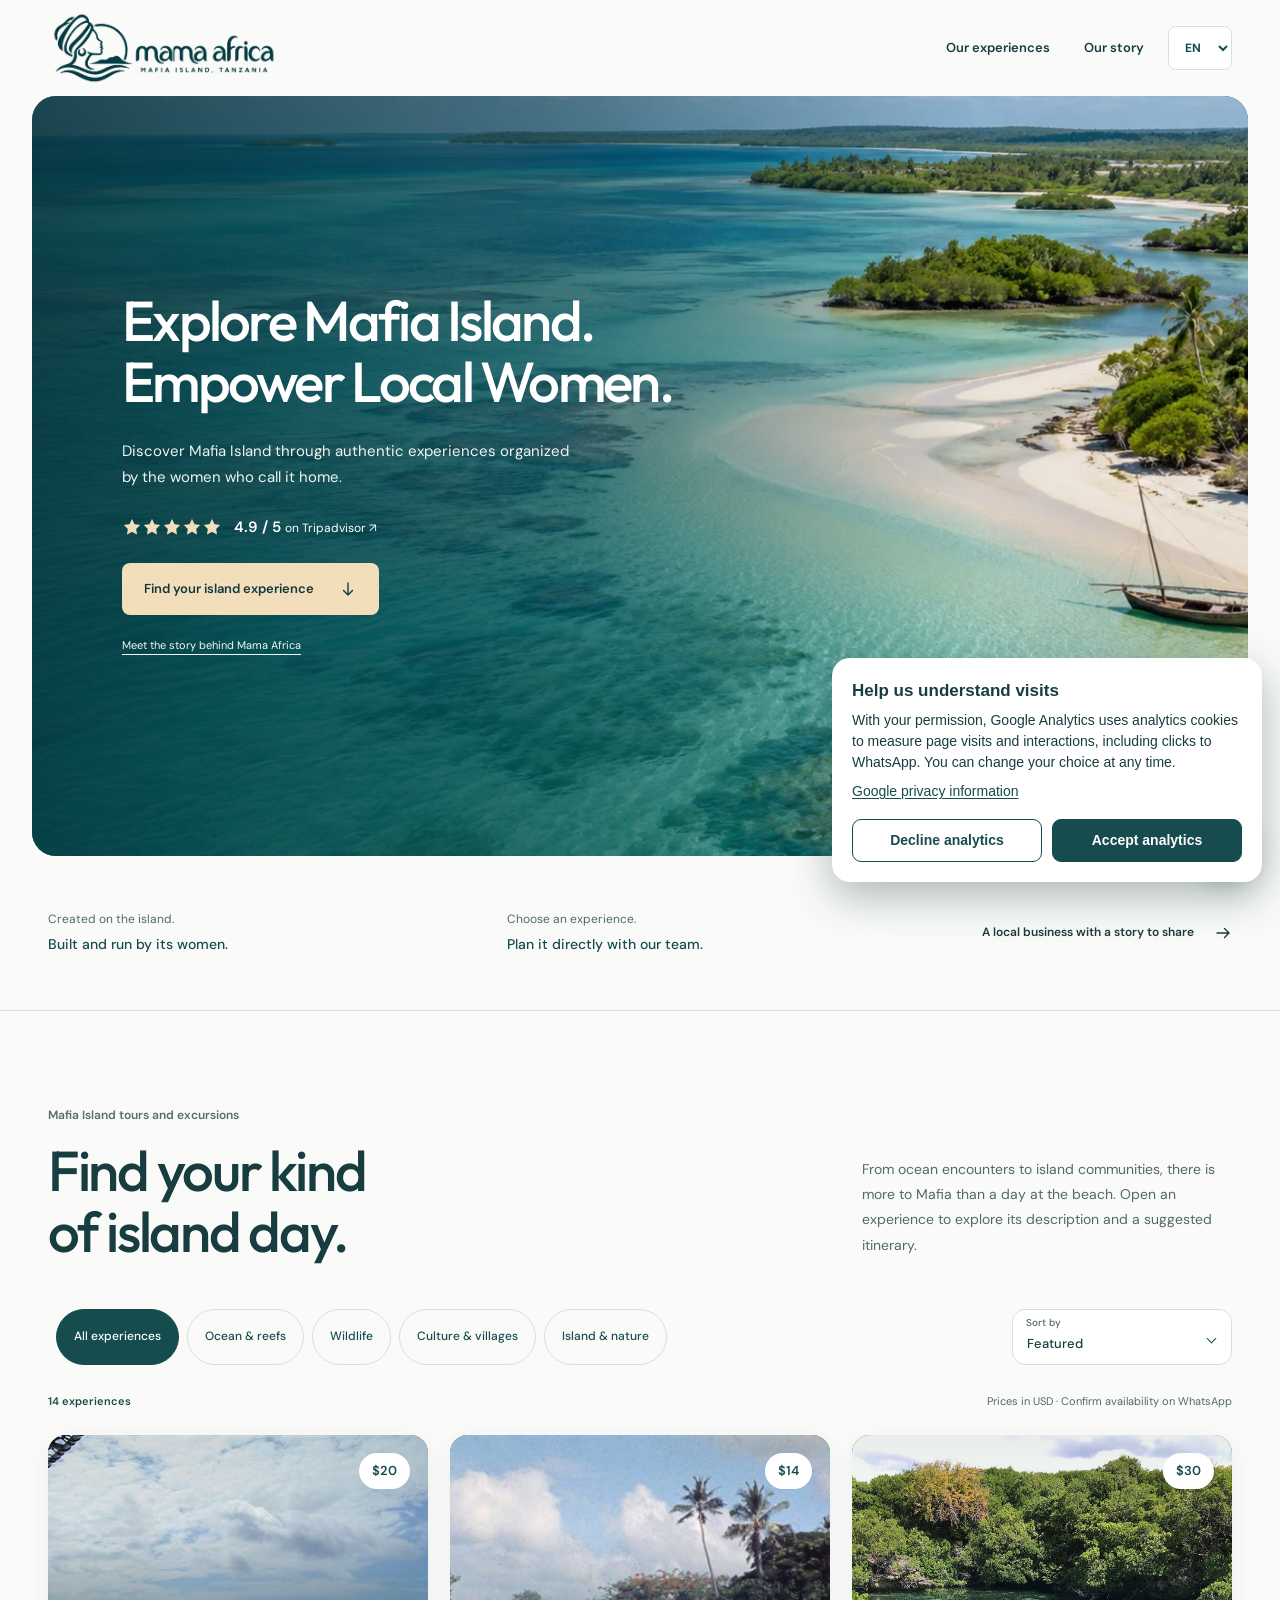
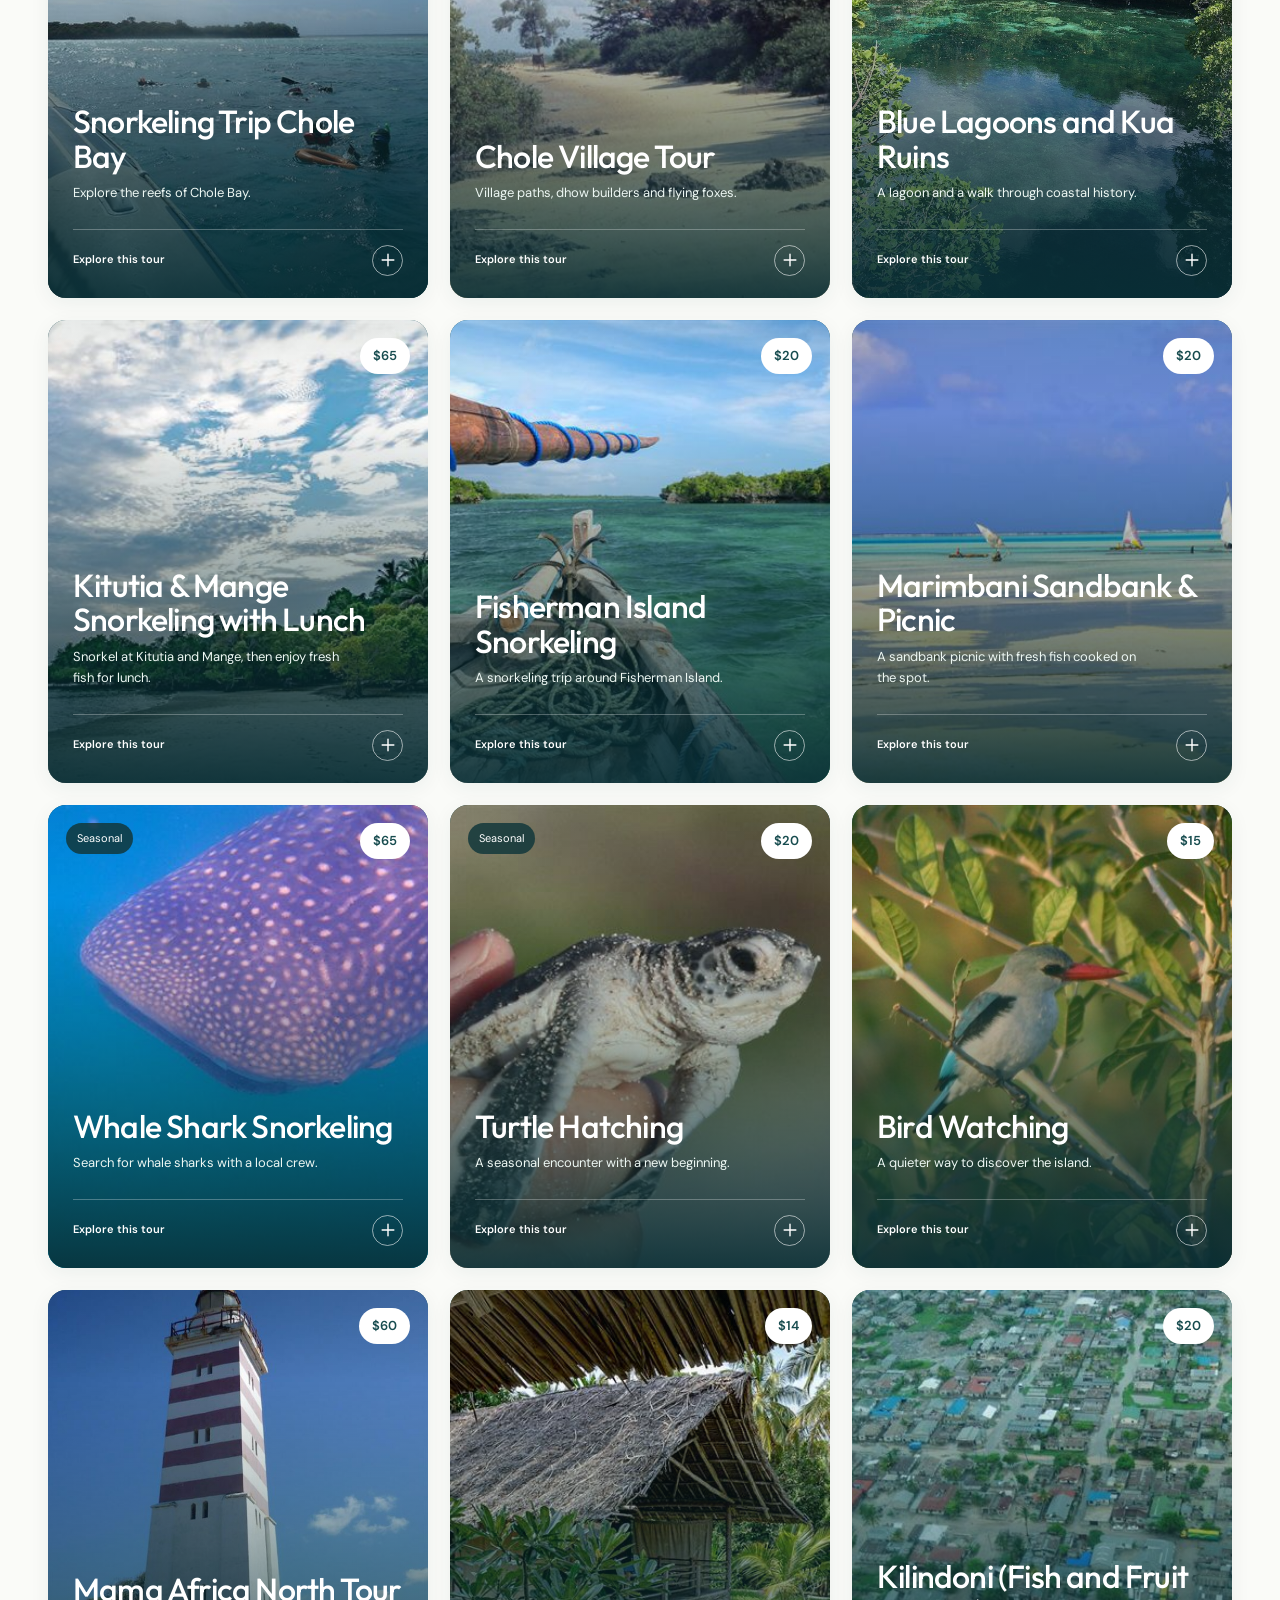
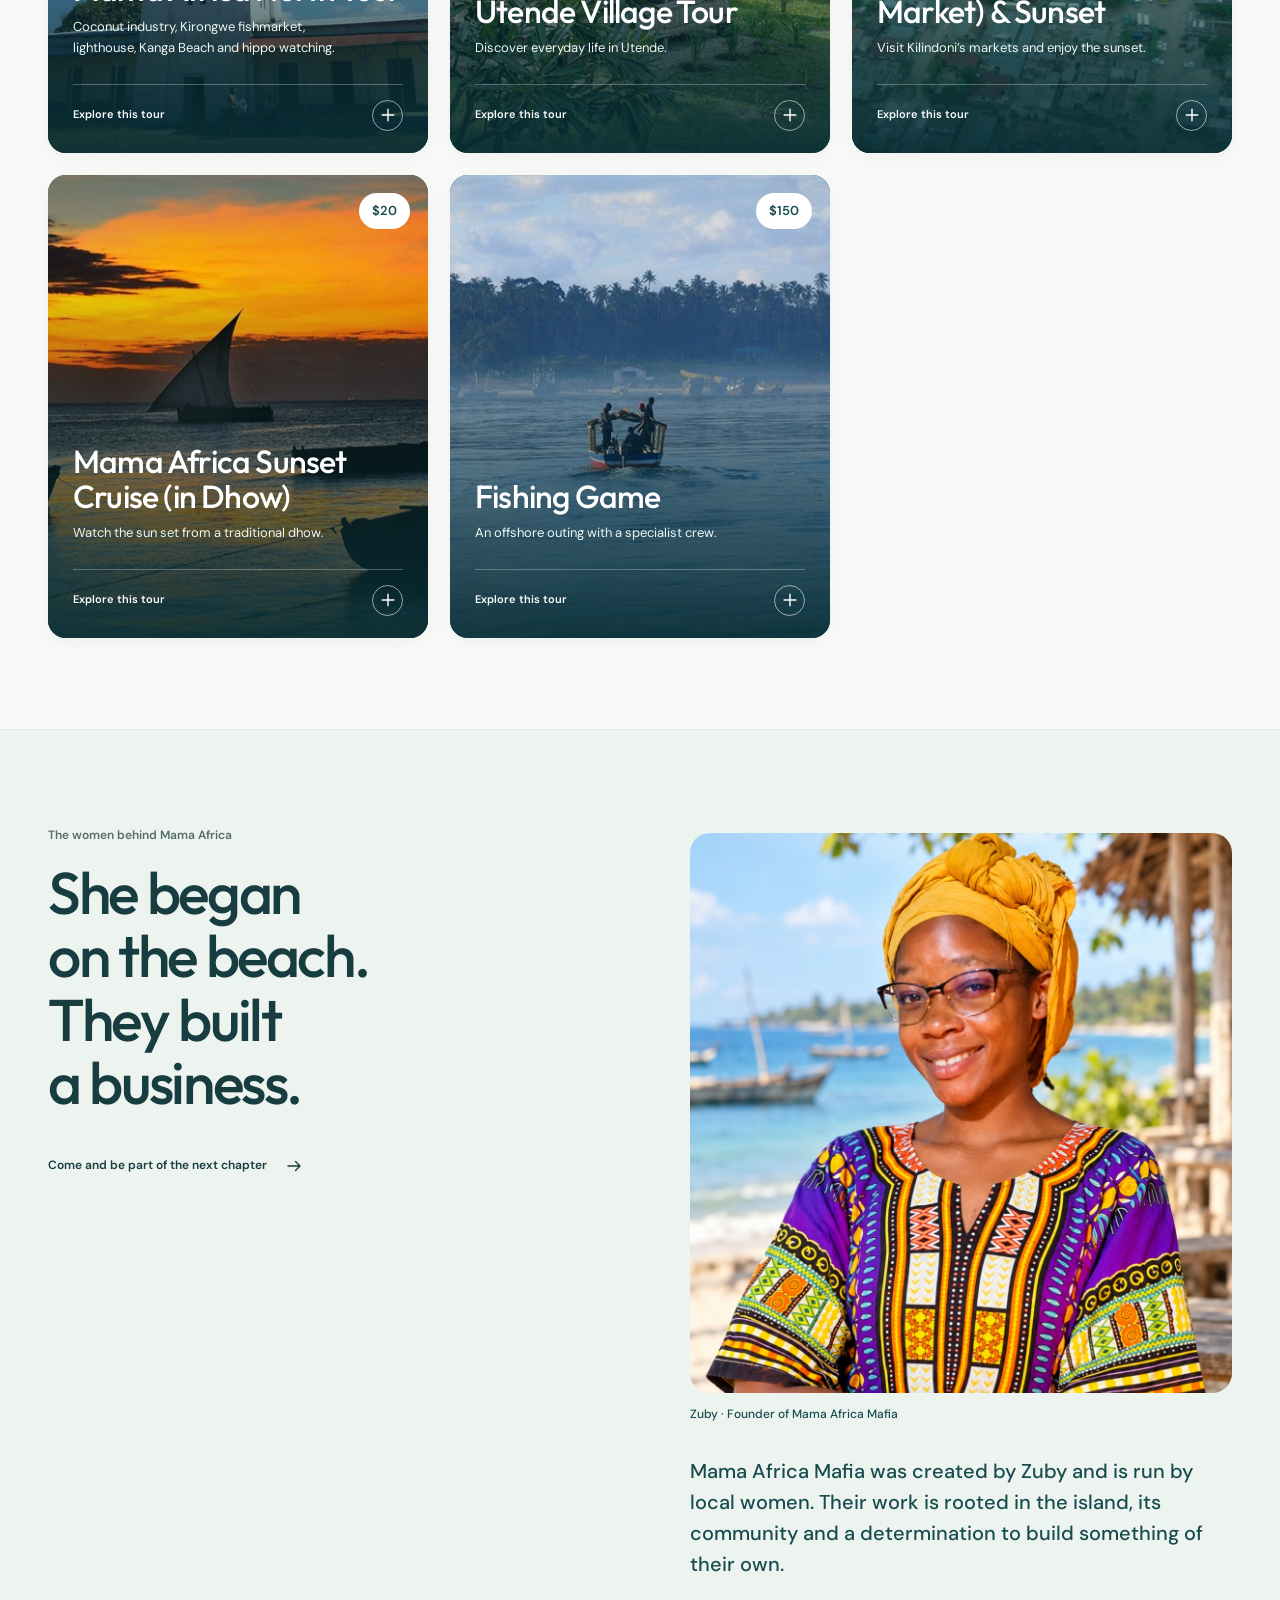
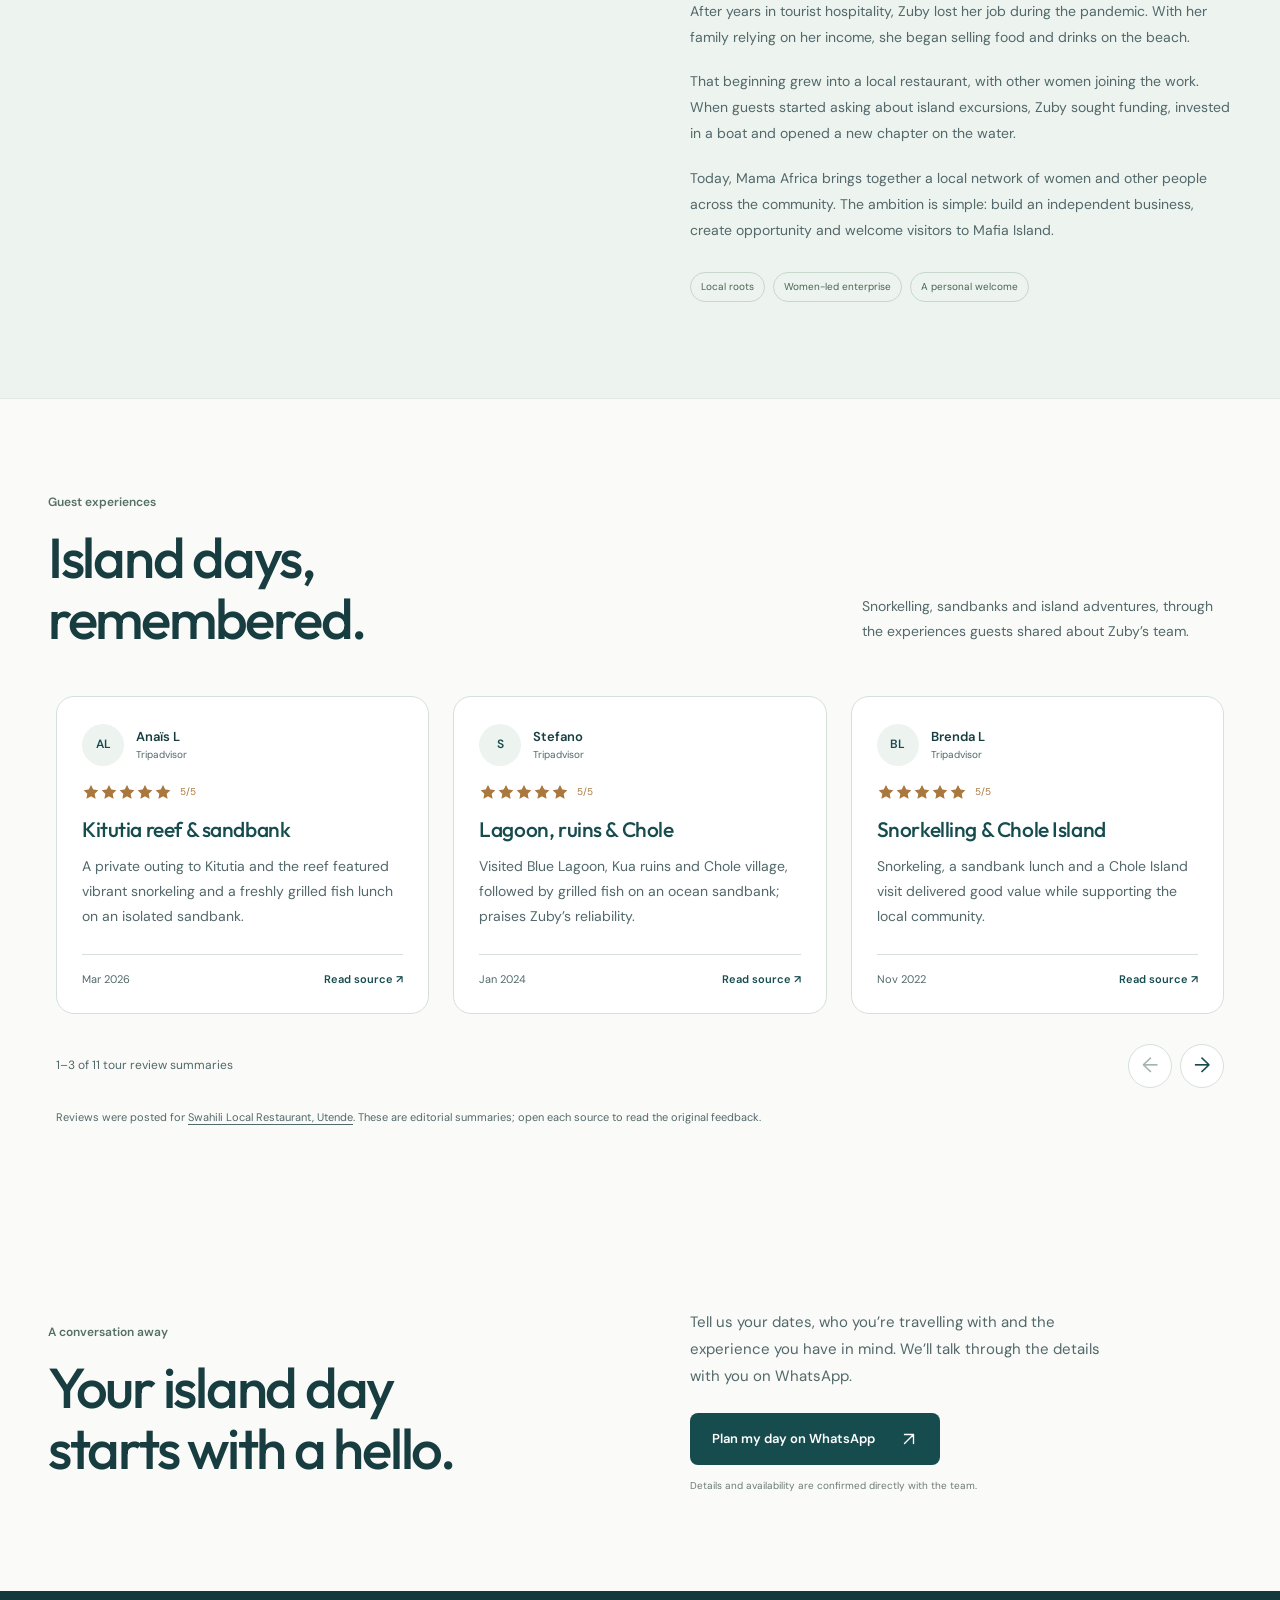
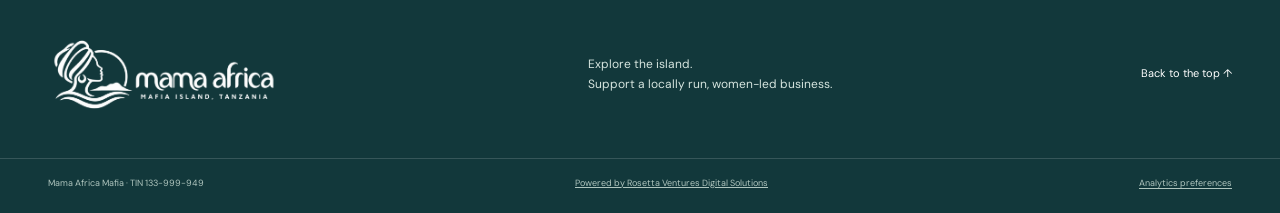
<file: index.html>
<!doctype html>
<html lang="en">
<head>
  <meta charset="utf-8">
  <meta name="viewport" content="width=device-width, initial-scale=1">
  <meta name="theme-color" content="#174c4f">
  <meta name="description" content="Explore Mafia Island tours with a local women-led team. Discover snorkeling, sandbanks, village visits and wildlife experiences. Confirm availability on WhatsApp.">
  <link rel="canonical" href="https://mamaafricamafia.com/">
  <link rel="alternate" hreflang="en" href="https://mamaafricamafia.com/">
  <link rel="alternate" hreflang="it" href="https://mamaafricamafia.com/it/">
  <link rel="alternate" hreflang="fr" href="https://mamaafricamafia.com/fr/">
  <link rel="alternate" hreflang="de" href="https://mamaafricamafia.com/de/">
  <link rel="alternate" hreflang="x-default" href="https://mamaafricamafia.com/">
  <meta property="og:type" content="website">
  <meta property="og:locale" content="en_US">
  <meta property="og:site_name" content="Mama Africa Mafia">
  <meta property="og:title" content="Mafia Island Tours &amp; Excursions | Mama Africa Mafia">
  <meta property="og:description" content="Explore Mafia Island tours with a local women-led team. Discover snorkeling, sandbanks, village visits and wildlife experiences. Confirm availability on WhatsApp.">
  <meta property="og:url" content="https://mamaafricamafia.com/">
  <meta property="og:image" content="https://mamaafricamafia.com/landing-v2/assets/preview-v2/hero-1680.webp">
  <meta property="og:image:alt" content="Mafia Island coast">
  <meta name="twitter:card" content="summary_large_image">
  <meta name="twitter:title" content="Mafia Island Tours &amp; Excursions | Mama Africa Mafia">
  <meta name="twitter:description" content="Explore Mafia Island tours with a local women-led team. Discover snorkeling, sandbanks, village visits and wildlife experiences. Confirm availability on WhatsApp.">
  <meta name="twitter:image" content="https://mamaafricamafia.com/landing-v2/assets/preview-v2/hero-1680.webp">
  <script type="application/ld+json">{"@context":"https://schema.org","@type":"Organization","name":"Mama Africa Mafia","url":"https://mamaafricamafia.com/","logo":"https://mamaafricamafia.com/landing-v2/assets/preview-v2/mama-africa-logo-v3.png","description":"Mafia Island excursions organized by a locally run, women-led team."}</script>
  <title>Mafia Island Tours &amp; Excursions | Mama Africa Mafia</title>
  <link rel="preconnect" href="https://fonts.googleapis.com">
  <link rel="preconnect" href="https://fonts.gstatic.com" crossorigin>
  <link rel="stylesheet" href="landing-v2/preview-v2.css?v=20261024-i18n1">
  <link rel="stylesheet" href="analytics-consent.css?v=20261027a">
  <script src="landing-v2/preview-v2-data.js?v=20261020-tourcontent1" defer></script>
  <script src="landing-v2/preview-v2-tour-translations.js?v=20261024-i18n1" defer></script>
  <script src="landing-v2/preview-v2-i18n.js?v=20261027-seo1" defer></script>
  <script src="landing-v2/preview-v2.js?v=20261025-root1" defer></script>
  <script src="landing-v2/preview-v2-hero.js?v=20261015" defer></script>
  <script src="landing-v2/preview-v2-reviews.js?v=20261024-i18n1" defer></script>
  <script src="landing-v2/preview-v2-whatsapp.js?v=20261014-oval2" defer></script>
  <script src="analytics-consent.js?v=20261027a" defer></script>
</head>
<body>
  <a class="skip-link" href="#main">Skip to content</a>
  <header class="header wrap">
    <a class="brand" href="#top" aria-label="Mama Africa Mafia home">
      <img class="brand-logo" src="landing-v2/assets/preview-v2/mama-africa-logo-v3.png" width="2018" height="779" alt="Mama Africa — Mafia Island, Tanzania" decoding="async">
    </a>
    <div class="header-actions">
      <nav aria-label="Main navigation">
        <a href="#experiences">Our experiences</a>
        <a href="#story">Our story</a>
      </nav>
      <label class="language-picker"><span class="visually-hidden">Language</span><select id="site-language" aria-label="Language"><option value="en">EN</option><option value="it">IT</option><option value="fr">FR</option><option value="de">DE</option></select></label>
    </div>
  </header>

  <main id="main">
    <section class="hero" id="top" aria-labelledby="hero-title">
      <div class="hero-media is-paused" aria-hidden="true">
        <img class="hero-image is-active" src="landing-v2/assets/preview-v2/hero-1680.webp" srcset="landing-v2/assets/preview-v2/hero-960.webp 960w, landing-v2/assets/preview-v2/hero-1680.webp 1672w" sizes="(max-width: 760px) 100vw, calc(100vw - 64px)" alt="" width="1672" height="941" fetchpriority="high">
        <img class="hero-image" src="landing-v2/assets/preview-v2/sandbank-1080.webp" srcset="landing-v2/assets/preview-v2/sandbank-640.webp 640w, landing-v2/assets/preview-v2/sandbank-1080.webp 1080w" sizes="(max-width: 760px) 100vw, calc(100vw - 64px)" alt="" width="1080" height="810" fetchpriority="low" decoding="async">
        <img class="hero-image" src="landing-v2/assets/preview-v2/lagoon-1080.webp" srcset="landing-v2/assets/preview-v2/lagoon-640.webp 640w, landing-v2/assets/preview-v2/lagoon-1080.webp 1080w" sizes="(max-width: 760px) 100vw, calc(100vw - 64px)" alt="" width="1080" height="810" fetchpriority="low" decoding="async">
        <img class="hero-image" src="landing-v2/assets/preview-v2/sunset-1080.webp" srcset="landing-v2/assets/preview-v2/sunset-640.webp 640w, landing-v2/assets/preview-v2/sunset-1080.webp 1080w" sizes="(max-width: 760px) 100vw, calc(100vw - 64px)" alt="" width="1080" height="810" fetchpriority="low" decoding="async">
      </div>
      <div class="hero-shade" aria-hidden="true"></div>
      <div class="hero-copy">
        <h1 id="hero-title"><span>Explore Mafia Island.</span><span>Empower Local Women.</span></h1>
        <p class="hero-description">Discover Mafia Island through authentic experiences organized by the women who call it home.</p>
        <a class="hero-rating" href="https://www.tripadvisor.co.za/Restaurant_Review-g12858825-d23590982-Reviews-Swahili_Local_Restaurants-Utende_Mafia_Island_Pwani_Region.html" target="_blank" rel="noopener noreferrer" aria-label="Swahili Local Restaurants on Tripadvisor, rated 4.9 out of 5"><svg viewBox="0 0 120 24" width="100" height="20" aria-hidden="true"><defs><clipPath id="hero-rating-fill"><rect width="117.6" height="24"></rect></clipPath><path id="hero-rating-star" d="m12 2.5 3 6.1 6.7 1-4.8 4.7 1.1 6.7-6-3.2L6 21l1.1-6.7-4.8-4.7 6.7-1Z"></path></defs><g fill="currentColor" opacity=".3"><use href="#hero-rating-star"></use><use href="#hero-rating-star" x="24"></use><use href="#hero-rating-star" x="48"></use><use href="#hero-rating-star" x="72"></use><use href="#hero-rating-star" x="96"></use></g><g fill="currentColor" clip-path="url(#hero-rating-fill)"><use href="#hero-rating-star"></use><use href="#hero-rating-star" x="24"></use><use href="#hero-rating-star" x="48"></use><use href="#hero-rating-star" x="72"></use><use href="#hero-rating-star" x="96"></use></g></svg><span><strong>4.9 / 5 <span>on Tripadvisor ↗</span></strong></span></a>
        <div class="hero-actions">
          <a class="button button-sand" href="#experiences">Find your island experience <svg width="18" height="18" viewBox="0 0 24 24" fill="none" aria-hidden="true"><path d="M12 4v16m-6-6 6 6 6-6" stroke="currentColor" stroke-width="1.8" stroke-linecap="round" stroke-linejoin="round"></path></svg></a>
          <a class="hero-story-link" href="#story">Meet the story behind Mama Africa</a>
        </div>
      </div>
      <span class="hero-location"><svg width="15" height="18" viewBox="0 0 20 24" fill="none" aria-hidden="true"><path d="M18 10c0 6-8 12-8 12S2 16 2 10a8 8 0 1 1 16 0Z" stroke="currentColor" stroke-width="1.5"></path><circle cx="10" cy="10" r="2.5" stroke="currentColor" stroke-width="1.5"></circle></svg>Mafia Island, Tanzania</span>
    </section>

    <div class="local-note wrap" aria-label="Our approach">
      <p>Created on the island.<br><strong>Built and run by its women.</strong></p>
      <p>Choose an experience.<br><strong>Plan it directly with our team.</strong></p>
      <a href="#story">A local business with a story to share <svg width="18" height="18" viewBox="0 0 24 24" fill="none" aria-hidden="true"><path d="M4 12h16m-6-6 6 6-6 6" stroke="currentColor" stroke-width="1.8" stroke-linecap="round" stroke-linejoin="round"></path></svg></a>
    </div>

    <section class="experiences wrap" id="experiences" aria-labelledby="experiences-title">
      <div class="section-heading">
        <div><p class="section-label">Mafia Island tours and excursions</p><h2 id="experiences-title">Find your kind<br>of island day.</h2></div>
        <p>From ocean encounters to island communities, there is more to Mafia than a day at the beach. Open an experience to explore its description and a suggested itinerary.</p>
      </div>
      <div class="tour-toolbar">
        <div class="tour-filters" id="tour-filters" role="group" aria-label="Filter experiences">
          <button class="filter-pill" type="button" data-tour-filter="all" aria-pressed="true" aria-controls="tour-list">All experiences</button>
          <button class="filter-pill" type="button" data-tour-filter="ocean" aria-pressed="false" aria-controls="tour-list">Ocean &amp; reefs</button>
          <button class="filter-pill" type="button" data-tour-filter="wildlife" aria-pressed="false" aria-controls="tour-list">Wildlife</button>
          <button class="filter-pill" type="button" data-tour-filter="culture" aria-pressed="false" aria-controls="tour-list">Culture &amp; villages</button>
          <button class="filter-pill" type="button" data-tour-filter="nature" aria-pressed="false" aria-controls="tour-list">Island &amp; nature</button>
        </div>
        <label class="tour-sort" for="tour-sort"><span>Sort by</span><select id="tour-sort" aria-controls="tour-list"><option value="featured">Featured</option><option value="price-asc">Price: low to high</option><option value="price-desc">Price: high to low</option></select></label>
      </div>
      <div class="tour-results-meta"><p id="tour-count" role="status" aria-live="polite" aria-atomic="true">14 experiences</p><p class="preview-pricing-note">Prices in USD · Confirm availability on WhatsApp</p></div>
      <div class="tour-grid" id="tour-list"><article class="tour-card" id="tour-snorkelling" aria-labelledby="title-snorkelling">
      <div class="tour-cover">
        <img src="landing-v2/assets/preview-v2/snorkelling-1080.webp" srcset="landing-v2/assets/preview-v2/snorkelling-640.webp 640w, landing-v2/assets/preview-v2/snorkelling-1080.webp 1080w" sizes="(max-width:760px) calc(100vw - 40px), calc((100vw - 140px) / 3)" alt="Illustrative preview image for Snorkeling Trip Chole Bay" width="1448" height="1086" loading="lazy">
        <span class="tour-price">$20</span>
        
        <div class="tour-cover-copy"><h3 id="title-snorkelling">Snorkeling Trip Chole Bay</h3><p>Explore the reefs of Chole Bay.</p><span class="tour-cover-action">Explore this tour <span class="tour-plus"><svg width="20" height="20" viewBox="0 0 24 24" fill="none" aria-hidden="true"><path d="M5 12h14M12 5v14" stroke="currentColor" stroke-width="1.7" stroke-linecap="round"></path></svg></span></span></div>
        <button class="tour-toggle" type="button" data-card-toggle="" aria-expanded="false" aria-controls="content-snorkelling" aria-label="Open Snorkeling Trip Chole Bay tour details"></button>
      </div>
      <div class="tour-content" id="content-snorkelling" hidden="">
        <button type="button" class="panel-toggle" id="about-button-snorkelling" data-panel-toggle="about" aria-expanded="true" aria-controls="about-snorkelling">About this tour <svg width="18" height="18" viewBox="0 0 24 24" fill="none" aria-hidden="true"><path d="m6 9 6 6 6-6" stroke="currentColor" stroke-width="1.7" stroke-linecap="round" stroke-linejoin="round"></path></svg></button>
        <div class="tour-panel" id="about-snorkelling" role="region" aria-labelledby="about-button-snorkelling"><p>Discover the underwater beauty of Chole Bay on a guided snorkeling adventure through some of Mafia Island's most fascinating coral reefs.

Explore three different snorkeling locations, each offering unique coral formations, colorful tropical fish, and an incredible variety of marine life.

The excursion is carefully planned around the tides to provide favorable visibility and snorkeling conditions. Between stops, relax aboard the boat and enjoy fresh fruit, drinking water, and light snacks while taking in the beautiful surroundings of Chole Bay.</p></div>
        <button type="button" class="panel-toggle" id="steps-button-snorkelling" data-panel-toggle="steps" aria-expanded="false" aria-controls="steps-snorkelling">Your day, step by step <svg width="18" height="18" viewBox="0 0 24 24" fill="none" aria-hidden="true"><path d="m6 9 6 6 6-6" stroke="currentColor" stroke-width="1.7" stroke-linecap="round" stroke-linejoin="round"></path></svg></button>
        <div class="tour-panel steps-panel" id="steps-snorkelling" role="region" aria-labelledby="steps-button-snorkelling" hidden="">
          <p class="itinerary-label">A suggested day on the water</p>
          <ol class="tour-steps"><li><h4>Meeting at Swahili Local Restaurant</h4><p>Meet your guides, receive your snorkeling equipment, and make sure everything fits comfortably. Guests are welcome to use their own equipment.</p></li><li><h4>Boarding and Introduction</h4><p>Head to the beach, board the boat, and meet your captain and local snorkeling guides.</p></li><li><h4>First Snorkeling Stop</h4><p>Begin exploring the underwater world at one of Chole Bay's snorkeling locations, such as Big Rock, Small Rock, or Coral Garden, depending on sea conditions.</p></li><li><h4>Second Snorkeling Stop</h4><p>Travel by boat to another coral reef and discover different marine habitats and tropical fish.</p></li><li><h4>Third Snorkeling Stop</h4><p>Enjoy your final snorkeling session at a third location, with more opportunities to observe the diverse underwater life.</p></li><li><h4>Return to the Beach</h4><p>Relax during the boat journey back to your starting point.</p></li></ol>
        </div>
        <p class="planning-note">Confirm snorkeling equipment, sea conditions and any park fees.</p>
        <a class="button button-teal tour-book" href="https://wa.me/255692844498?text=Hello%20Mama%20Africa!%20I'm%20interested%20in%20booking%20the%20Snorkeling%20Trip%20Chole%20Bay%20experience.%20Could%20you%20please%20share%20availability%2C%20the%20final%20itinerary%20and%20price%3F" target="_blank" rel="noopener noreferrer" aria-label="Book Snorkeling Trip Chole Bay on WhatsApp">Book Now <svg width="18" height="18" viewBox="0 0 24 24" fill="none" aria-hidden="true"><path d="M6 18 18 6M6 6h12v12" stroke="currentColor" stroke-width="1.8" stroke-linecap="round" stroke-linejoin="round"></path></svg></a>
        <span class="booking-hint">Continue the conversation on WhatsApp</span>
      </div>
    </article><article class="tour-card" id="tour-chole" aria-labelledby="title-chole">
      <div class="tour-cover">
        <img src="landing-v2/assets/preview-v2/village-1080.webp" srcset="landing-v2/assets/preview-v2/village-640.webp 640w, landing-v2/assets/preview-v2/village-1080.webp 1080w" sizes="(max-width:760px) calc(100vw - 40px), calc((100vw - 140px) / 3)" alt="Illustrative preview image for Chole Village Tour" width="1448" height="1086" loading="lazy">
        <span class="tour-price">$14</span>
        
        <div class="tour-cover-copy"><h3 id="title-chole">Chole Village Tour</h3><p>Village paths, dhow builders and flying foxes.</p><span class="tour-cover-action">Explore this tour <span class="tour-plus"><svg width="20" height="20" viewBox="0 0 24 24" fill="none" aria-hidden="true"><path d="M5 12h14M12 5v14" stroke="currentColor" stroke-width="1.7" stroke-linecap="round"></path></svg></span></span></div>
        <button class="tour-toggle" type="button" data-card-toggle="" aria-expanded="false" aria-controls="content-chole" aria-label="Open Chole Village Tour tour details"></button>
      </div>
      <div class="tour-content" id="content-chole" hidden="">
        <button type="button" class="panel-toggle" id="about-button-chole" data-panel-toggle="about" aria-expanded="true" aria-controls="about-chole">About this tour <svg width="18" height="18" viewBox="0 0 24 24" fill="none" aria-hidden="true"><path d="m6 9 6 6 6-6" stroke="currentColor" stroke-width="1.7" stroke-linecap="round" stroke-linejoin="round"></path></svg></button>
        <div class="tour-panel" id="about-chole" role="region" aria-labelledby="about-button-chole"><p>Step into the authentic island life of Chole, a peaceful tropical village located just off the coast of Mafia Island.

Explore its narrow pathways, meet local residents, and discover the traditions that have shaped this small island community for generations.

Observe the remarkable flying fox fruit bats, explore historical ruins, and learn about local activities such as seaweed farming and traditional wooden boat building.

This experience offers a unique opportunity to connect with the people of Chole Island and discover a side of Mafia that goes far beyond its beautiful beaches.</p></div>
        <button type="button" class="panel-toggle" id="steps-button-chole" data-panel-toggle="steps" aria-expanded="false" aria-controls="steps-chole">Your day, step by step <svg width="18" height="18" viewBox="0 0 24 24" fill="none" aria-hidden="true"><path d="m6 9 6 6 6-6" stroke="currentColor" stroke-width="1.7" stroke-linecap="round" stroke-linejoin="round"></path></svg></button>
        <div class="tour-panel steps-panel" id="steps-chole" role="region" aria-labelledby="steps-button-chole" hidden="">
          <p class="itinerary-label">A suggested day on the water</p>
          <ol class="tour-steps"><li><h4>Departure from Utende Beach</h4><p>Board a traditional boat for a scenic journey across the water to Chole Island.</p></li><li><h4>Village Walking Tour</h4><p>Explore the peaceful village on foot with a local guide and discover the daily life and traditions of the island community.</p></li><li><h4>Flying Fox Observation</h4><p>Visit areas inhabited by the island's impressive fruit bats and observe these fascinating animals in their natural environment.</p></li><li><h4>Historical Ruins</h4><p>Discover remnants of Chole's history and learn about the island's cultural heritage.</p></li><li><h4>Seaweed Farming Traditions</h4><p>Learn how local women collect, dry, and process seaweed for products such as soap and shampoo. Observe these activities when they are taking place.</p></li><li><h4>Traditional Dhow Boat Building</h4><p>Visit local boat-building areas and discover how skilled craftsmen construct traditional wooden dhow boats.</p></li><li><h4>Return to Utende Beach</h4><p>Board the boat for the return journey to Mafia Island.</p></li></ol>
        </div>
        <p class="planning-note">Craft activity and sightings vary. Ask before photographing people.</p>
        <a class="button button-teal tour-book" href="https://wa.me/255692844498?text=Hello%20Mama%20Africa!%20I'm%20interested%20in%20booking%20the%20Chole%20Village%20Tour%20experience.%20Could%20you%20please%20share%20availability%2C%20the%20final%20itinerary%20and%20price%3F" target="_blank" rel="noopener noreferrer" aria-label="Book Chole Village Tour on WhatsApp">Book Now <svg width="18" height="18" viewBox="0 0 24 24" fill="none" aria-hidden="true"><path d="M6 18 18 6M6 6h12v12" stroke="currentColor" stroke-width="1.8" stroke-linecap="round" stroke-linejoin="round"></path></svg></a>
        <span class="booking-hint">Continue the conversation on WhatsApp</span>
      </div>
    </article><article class="tour-card" id="tour-blue-lagoons-kua" aria-labelledby="title-blue-lagoons-kua">
      <div class="tour-cover">
        <img src="landing-v2/assets/preview-v2/lagoon-1080.webp" srcset="landing-v2/assets/preview-v2/lagoon-640.webp 640w, landing-v2/assets/preview-v2/lagoon-1080.webp 1080w" sizes="(max-width:760px) calc(100vw - 40px), calc((100vw - 140px) / 3)" alt="Illustrative preview image for Blue Lagoons and Kua Ruins" width="1448" height="1086" loading="lazy">
        <span class="tour-price">$30</span>
        
        <div class="tour-cover-copy"><h3 id="title-blue-lagoons-kua">Blue Lagoons and Kua Ruins</h3><p>A lagoon and a walk through coastal history.</p><span class="tour-cover-action">Explore this tour <span class="tour-plus"><svg width="20" height="20" viewBox="0 0 24 24" fill="none" aria-hidden="true"><path d="M5 12h14M12 5v14" stroke="currentColor" stroke-width="1.7" stroke-linecap="round"></path></svg></span></span></div>
        <button class="tour-toggle" type="button" data-card-toggle="" aria-expanded="false" aria-controls="content-blue-lagoons-kua" aria-label="Open Blue Lagoons and Kua Ruins tour details"></button>
      </div>
      <div class="tour-content" id="content-blue-lagoons-kua" hidden="">
        <button type="button" class="panel-toggle" id="about-button-blue-lagoons-kua" data-panel-toggle="about" aria-expanded="true" aria-controls="about-blue-lagoons-kua">About this tour <svg width="18" height="18" viewBox="0 0 24 24" fill="none" aria-hidden="true"><path d="m6 9 6 6 6-6" stroke="currentColor" stroke-width="1.7" stroke-linecap="round" stroke-linejoin="round"></path></svg></button>
        <div class="tour-panel" id="about-blue-lagoons-kua" role="region" aria-labelledby="about-button-blue-lagoons-kua"><p>Experience a fascinating combination of history, nature, and adventure on an excursion to the ancient Kua Ruins and the spectacular Blue Lagoon on Juani Island.

Begin by exploring the remains of a historic Swahili settlement, where ancient stone structures and mosques tell the story of the island's rich cultural past.

Continue by boat through peaceful mangrove channels until you reach the breathtaking Blue Lagoon, a secluded natural pool surrounded by lush tropical vegetation.

Swim in its calm waters, admire the unique landscape, and observe the fascinating upside-down jellyfish that inhabit the lagoon.

A memorable journey through some of the most remarkable natural and historical locations in the Mafia archipelago.</p></div>
        <button type="button" class="panel-toggle" id="steps-button-blue-lagoons-kua" data-panel-toggle="steps" aria-expanded="false" aria-controls="steps-blue-lagoons-kua">Your day, step by step <svg width="18" height="18" viewBox="0 0 24 24" fill="none" aria-hidden="true"><path d="m6 9 6 6 6-6" stroke="currentColor" stroke-width="1.7" stroke-linecap="round" stroke-linejoin="round"></path></svg></button>
        <div class="tour-panel steps-panel" id="steps-blue-lagoons-kua" role="region" aria-labelledby="steps-button-blue-lagoons-kua" hidden="">
          <p class="itinerary-label">A suggested day on the water</p>
          <ol class="tour-steps"><li><h4>Departure from Utende Beach</h4><p>Board the boat and begin your journey toward Juani Island.</p></li><li><h4>Exploring Kua Ruins</h4><p>Walk among the historic stone ruins, discover ancient mosque remains, and learn about the settlement's cultural and trading history.</p></li><li><h4>Mangrove Channel Boat Ride</h4><p>Continue through a beautiful natural channel surrounded by mangrove forests, keeping an eye out for local wildlife.</p></li><li><h4>Arrival at Blue Lagoon</h4><p>Discover the stunning natural lagoon hidden among the mangroves.</p></li><li><h4>Swimming and Lagoon Exploration</h4><p>Enjoy time in the calm water and observe the lagoon's distinctive upside-down jellyfish without touching or disturbing them.</p></li><li><h4>Return Boat Journey</h4><p>Travel back through the mangrove channels and return to Utende Beach.</p></li></ol>
        </div>
        <p class="planning-note">Confirm route, tide, access, boat arrangements and any park or entry fees.</p>
        <a class="button button-teal tour-book" href="https://wa.me/255692844498?text=Hello%20Mama%20Africa!%20I'm%20interested%20in%20booking%20the%20Blue%20Lagoons%20and%20Kua%20Ruins%20experience.%20Could%20you%20please%20share%20availability%2C%20the%20final%20itinerary%20and%20price%3F" target="_blank" rel="noopener noreferrer" aria-label="Book Blue Lagoons and Kua Ruins on WhatsApp">Book Now <svg width="18" height="18" viewBox="0 0 24 24" fill="none" aria-hidden="true"><path d="M6 18 18 6M6 6h12v12" stroke="currentColor" stroke-width="1.8" stroke-linecap="round" stroke-linejoin="round"></path></svg></a>
        <span class="booking-hint">Continue the conversation on WhatsApp</span>
      </div>
    </article><article class="tour-card" id="tour-kitutia-mange-snorkeling" aria-labelledby="title-kitutia-mange-snorkeling">
      <div class="tour-cover">
        <img src="landing-v2/assets/preview-v2/snorkelling-1080.webp" srcset="landing-v2/assets/preview-v2/snorkelling-640.webp 640w, landing-v2/assets/preview-v2/snorkelling-1080.webp 1080w" sizes="(max-width:760px) calc(100vw - 40px), calc((100vw - 140px) / 3)" alt="Illustrative preview image for Kitutia &amp; Mange Snorkeling with Lunch" width="1448" height="1086" loading="lazy">
        <span class="tour-price">$65</span>
        
        <div class="tour-cover-copy"><h3 id="title-kitutia-mange-snorkeling">Kitutia &amp; Mange Snorkeling with Lunch</h3><p>Snorkel at Kitutia and Mange, then enjoy fresh fish for lunch.</p><span class="tour-cover-action">Explore this tour <span class="tour-plus"><svg width="20" height="20" viewBox="0 0 24 24" fill="none" aria-hidden="true"><path d="M5 12h14M12 5v14" stroke="currentColor" stroke-width="1.7" stroke-linecap="round"></path></svg></span></span></div>
        <button class="tour-toggle" type="button" data-card-toggle="" aria-expanded="false" aria-controls="content-kitutia-mange-snorkeling" aria-label="Open Kitutia &amp; Mange Snorkeling with Lunch tour details"></button>
      </div>
      <div class="tour-content" id="content-kitutia-mange-snorkeling" hidden="">
        <button type="button" class="panel-toggle" id="about-button-kitutia-mange-snorkeling" data-panel-toggle="about" aria-expanded="true" aria-controls="about-kitutia-mange-snorkeling">About this tour <svg width="18" height="18" viewBox="0 0 24 24" fill="none" aria-hidden="true"><path d="m6 9 6 6 6-6" stroke="currentColor" stroke-width="1.7" stroke-linecap="round" stroke-linejoin="round"></path></svg></button>
        <div class="tour-panel" id="about-kitutia-mange-snorkeling" role="region" aria-labelledby="about-button-kitutia-mange-snorkeling"><p>Explore two of Mafia Island's most spectacular offshore snorkeling destinations on an unforgettable marine adventure to Kitutia Reef and Mange Reef.

Discover vibrant coral formations, large schools of tropical fish, and the extraordinary biodiversity of the open ocean.

Kitutia offers an especially impressive snorkeling experience, with opportunities to encounter abundant marine life and, occasionally, larger ocean creatures.

After exploring the first reef, continue to the beautiful Mange sandbank, where your local guides will prepare a shaded relaxation area and a freshly cooked barbecue lunch.

Enjoy the stunning white sand, turquoise waters, and a second snorkeling experience around Mange Reef before heading back to Mafia Island.</p></div>
        <button type="button" class="panel-toggle" id="steps-button-kitutia-mange-snorkeling" data-panel-toggle="steps" aria-expanded="false" aria-controls="steps-kitutia-mange-snorkeling">Your day, step by step <svg width="18" height="18" viewBox="0 0 24 24" fill="none" aria-hidden="true"><path d="m6 9 6 6 6-6" stroke="currentColor" stroke-width="1.7" stroke-linecap="round" stroke-linejoin="round"></path></svg></button>
        <div class="tour-panel steps-panel" id="steps-kitutia-mange-snorkeling" role="region" aria-labelledby="steps-button-kitutia-mange-snorkeling" hidden="">
          <p class="itinerary-label">A suggested day on the water</p>
          <ol class="tour-steps"><li><h4>Departure from Utende Beach</h4><p>Meet your guides and board the boat for the journey toward Kitutia Reef.</p></li><li><h4>Kitutia Reef Snorkeling</h4><p>Explore the vibrant reef, swim among schools of tropical fish, and discover the incredible marine biodiversity of this offshore location.</p></li><li><h4>Boat Transfer to Mange</h4><p>Continue across the ocean toward Mange Reef and its beautiful sandbank.</p></li><li><h4>Sandbank Barbecue Lunch</h4><p>Relax on the white sand while your guides prepare a shaded area and a freshly cooked barbecue lunch.</p></li><li><h4>Mange Reef Snorkeling</h4><p>Enjoy a second snorkeling session, exploring the coral formations and marine life around Mange.</p></li><li><h4>Swimming and Relaxation</h4><p>Spend some time enjoying the crystal-clear waters and peaceful surroundings of the sandbank.</p></li><li><h4>Return to Utende Beach</h4><p>Board the boat for the return journey to Mafia Island.</p></li></ol>
        </div>
        <p class="planning-note">Confirm lunch arrangements, equipment, reef access and any park fees.</p>
        <a class="button button-teal tour-book" href="https://wa.me/255692844498?text=Hello%20Mama%20Africa!%20I'm%20interested%20in%20booking%20the%20Kitutia%20%26%20Mange%20Snorkeling%20with%20Lunch%20experience.%20Could%20you%20please%20share%20availability%2C%20the%20final%20itinerary%20and%20price%3F" target="_blank" rel="noopener noreferrer" aria-label="Book Kitutia &amp; Mange Snorkeling with Lunch on WhatsApp">Book Now <svg width="18" height="18" viewBox="0 0 24 24" fill="none" aria-hidden="true"><path d="M6 18 18 6M6 6h12v12" stroke="currentColor" stroke-width="1.8" stroke-linecap="round" stroke-linejoin="round"></path></svg></a>
        <span class="booking-hint">Continue the conversation on WhatsApp</span>
      </div>
    </article><article class="tour-card" id="tour-fisherman-island-snorkeling" aria-labelledby="title-fisherman-island-snorkeling">
      <div class="tour-cover">
        <img src="landing-v2/assets/preview-v2/snorkelling-1080.webp" srcset="landing-v2/assets/preview-v2/snorkelling-640.webp 640w, landing-v2/assets/preview-v2/snorkelling-1080.webp 1080w" sizes="(max-width:760px) calc(100vw - 40px), calc((100vw - 140px) / 3)" alt="Illustrative preview image for Fisherman Island Snorkeling" width="1448" height="1086" loading="lazy">
        <span class="tour-price">$20</span>
        
        <div class="tour-cover-copy"><h3 id="title-fisherman-island-snorkeling">Fisherman Island Snorkeling</h3><p>A snorkeling trip around Fisherman Island.</p><span class="tour-cover-action">Explore this tour <span class="tour-plus"><svg width="20" height="20" viewBox="0 0 24 24" fill="none" aria-hidden="true"><path d="M5 12h14M12 5v14" stroke="currentColor" stroke-width="1.7" stroke-linecap="round"></path></svg></span></span></div>
        <button class="tour-toggle" type="button" data-card-toggle="" aria-expanded="false" aria-controls="content-fisherman-island-snorkeling" aria-label="Open Fisherman Island Snorkeling tour details"></button>
      </div>
      <div class="tour-content" id="content-fisherman-island-snorkeling" hidden="">
        <button type="button" class="panel-toggle" id="about-button-fisherman-island-snorkeling" data-panel-toggle="about" aria-expanded="true" aria-controls="about-fisherman-island-snorkeling">About this tour <svg width="18" height="18" viewBox="0 0 24 24" fill="none" aria-hidden="true"><path d="m6 9 6 6 6-6" stroke="currentColor" stroke-width="1.7" stroke-linecap="round" stroke-linejoin="round"></path></svg></button>
        <div class="tour-panel" id="about-fisherman-island-snorkeling" role="region" aria-labelledby="about-button-fisherman-island-snorkeling"><p>Discover the authentic fishing traditions of Mafia Island while enjoying a beautiful snorkeling experience in the waters of Chole Bay.

Travel by boat to a small island used by local fishermen as a temporary base during their fishing activities.

Learn about their traditional way of life, observe the surroundings where fishermen rest and prepare for their work, and experience a unique part of the local maritime culture.

After exploring the island, continue your adventure with a guided snorkeling session in the clear waters of Chole Bay, home to colorful tropical fish and fascinating marine life.

A wonderful combination of local culture, island exploration, and underwater discovery.</p></div>
        <button type="button" class="panel-toggle" id="steps-button-fisherman-island-snorkeling" data-panel-toggle="steps" aria-expanded="false" aria-controls="steps-fisherman-island-snorkeling">Your day, step by step <svg width="18" height="18" viewBox="0 0 24 24" fill="none" aria-hidden="true"><path d="m6 9 6 6 6-6" stroke="currentColor" stroke-width="1.7" stroke-linecap="round" stroke-linejoin="round"></path></svg></button>
        <div class="tour-panel steps-panel" id="steps-fisherman-island-snorkeling" role="region" aria-labelledby="steps-button-fisherman-island-snorkeling" hidden="">
          <p class="itinerary-label">A suggested day on the water</p>
          <ol class="tour-steps"><li><h4>Meeting at Swahili Local Restaurant</h4><p>Meet your local guide and prepare for the excursion.</p></li><li><h4>Boat Departure from Utende Beach</h4><p>Travel by boat toward the small island used by local fishermen.</p></li><li><h4>Fishermen's Island Visit</h4><p>Explore the island and discover how local fishermen use this location as a temporary base during their fishing trips.</p></li><li><h4>Discover Local Fishing Traditions</h4><p>Learn about the fishermen's daily activities, their boats, and their connection to the surrounding ocean.</p></li><li><h4>Chole Bay Snorkeling</h4><p>Continue by boat to a suitable snorkeling location and explore the underwater world of Chole Bay.</p></li><li><h4>Return to Utende Beach</h4><p>Enjoy the boat ride back to the original departure point.</p></li></ol>
        </div>
        <p class="planning-note">Confirm the route, equipment, sea conditions and any park fees.</p>
        <a class="button button-teal tour-book" href="https://wa.me/255692844498?text=Hello%20Mama%20Africa!%20I'm%20interested%20in%20booking%20the%20Fisherman%20Island%20Snorkeling%20experience.%20Could%20you%20please%20share%20availability%2C%20the%20final%20itinerary%20and%20price%3F" target="_blank" rel="noopener noreferrer" aria-label="Book Fisherman Island Snorkeling on WhatsApp">Book Now <svg width="18" height="18" viewBox="0 0 24 24" fill="none" aria-hidden="true"><path d="M6 18 18 6M6 6h12v12" stroke="currentColor" stroke-width="1.8" stroke-linecap="round" stroke-linejoin="round"></path></svg></a>
        <span class="booking-hint">Continue the conversation on WhatsApp</span>
      </div>
    </article><article class="tour-card" id="tour-marimbani-sandbank-picnic" aria-labelledby="title-marimbani-sandbank-picnic">
      <div class="tour-cover">
        <img src="landing-v2/assets/preview-v2/sandbank-1080.webp" srcset="landing-v2/assets/preview-v2/sandbank-640.webp 640w, landing-v2/assets/preview-v2/sandbank-1080.webp 1080w" sizes="(max-width:760px) calc(100vw - 40px), calc((100vw - 140px) / 3)" alt="Illustrative preview image for Marimbani Sandbank &amp; Picnic" width="1448" height="1086" loading="lazy">
        <span class="tour-price">$20</span>
        
        <div class="tour-cover-copy"><h3 id="title-marimbani-sandbank-picnic">Marimbani Sandbank &amp; Picnic</h3><p>A sandbank picnic with fresh fish cooked on the spot.</p><span class="tour-cover-action">Explore this tour <span class="tour-plus"><svg width="20" height="20" viewBox="0 0 24 24" fill="none" aria-hidden="true"><path d="M5 12h14M12 5v14" stroke="currentColor" stroke-width="1.7" stroke-linecap="round"></path></svg></span></span></div>
        <button class="tour-toggle" type="button" data-card-toggle="" aria-expanded="false" aria-controls="content-marimbani-sandbank-picnic" aria-label="Open Marimbani Sandbank &amp; Picnic tour details"></button>
      </div>
      <div class="tour-content" id="content-marimbani-sandbank-picnic" hidden="">
        <button type="button" class="panel-toggle" id="about-button-marimbani-sandbank-picnic" data-panel-toggle="about" aria-expanded="true" aria-controls="about-marimbani-sandbank-picnic">About this tour <svg width="18" height="18" viewBox="0 0 24 24" fill="none" aria-hidden="true"><path d="m6 9 6 6 6-6" stroke="currentColor" stroke-width="1.7" stroke-linecap="round" stroke-linejoin="round"></path></svg></button>
        <div class="tour-panel" id="about-marimbani-sandbank-picnic" role="region" aria-labelledby="about-button-marimbani-sandbank-picnic"><p>Escape to the peaceful beauty of Marimbani Sandbank, a stunning stretch of white sand surrounded by the turquoise waters of Chole Bay.

After a short boat ride from Utende Beach, arrive at this beautiful natural sandbank, which emerges from the sea according to the tides.

Relax beneath a shaded area while your local guides prepare a delicious meal using fresh ingredients sourced from local fishermen.

Depending on the day's catch, lunch may feature freshly grilled fish, calamari, and traditional accompaniments.

Spend your time swimming in crystal-clear waters, relaxing on the soft white sand, and enjoying the spectacular surroundings.

A perfect experience for anyone seeking relaxation, natural beauty, and authentic island flavors.</p></div>
        <button type="button" class="panel-toggle" id="steps-button-marimbani-sandbank-picnic" data-panel-toggle="steps" aria-expanded="false" aria-controls="steps-marimbani-sandbank-picnic">Your day, step by step <svg width="18" height="18" viewBox="0 0 24 24" fill="none" aria-hidden="true"><path d="m6 9 6 6 6-6" stroke="currentColor" stroke-width="1.7" stroke-linecap="round" stroke-linejoin="round"></path></svg></button>
        <div class="tour-panel steps-panel" id="steps-marimbani-sandbank-picnic" role="region" aria-labelledby="steps-button-marimbani-sandbank-picnic" hidden="">
          <p class="itinerary-label">A suggested day on the water</p>
          <ol class="tour-steps"><li><h4>Departure from Swahili Local Restaurant</h4><p>Meet your guides and board the boat for a short journey to Marimbani Sandbank.</p></li><li><h4>Arrival at Marimbani Sandbank</h4><p>Discover the beautiful stretch of white sand surrounded by clear turquoise water.</p></li><li><h4>Beach Setup and Relaxation</h4><p>Your guides prepare a shaded area where you can relax and enjoy the peaceful surroundings.</p></li><li><h4>Fresh Seafood Barbecue</h4><p>Enjoy a freshly prepared meal featuring the day's available catch and traditional accompaniments.</p></li><li><h4>Swimming and Free Time</h4><p>Swim in the surrounding waters, walk along the sandbank, take photographs, or simply relax.</p></li><li><h4>Return to Utende Beach</h4><p>Board the boat and travel back to your departure point.</p></li></ol>
        </div>
        <p class="planning-note">Tide and weather dependent. Confirm picnic arrangements and transport.</p>
        <a class="button button-teal tour-book" href="https://wa.me/255692844498?text=Hello%20Mama%20Africa!%20I'm%20interested%20in%20booking%20the%20Marimbani%20Sandbank%20%26%20Picnic%20experience.%20Could%20you%20please%20share%20availability%2C%20the%20final%20itinerary%20and%20price%3F" target="_blank" rel="noopener noreferrer" aria-label="Book Marimbani Sandbank &amp; Picnic on WhatsApp">Book Now <svg width="18" height="18" viewBox="0 0 24 24" fill="none" aria-hidden="true"><path d="M6 18 18 6M6 6h12v12" stroke="currentColor" stroke-width="1.8" stroke-linecap="round" stroke-linejoin="round"></path></svg></a>
        <span class="booking-hint">Continue the conversation on WhatsApp</span>
      </div>
    </article><article class="tour-card" id="tour-whale-shark-snorkeling" aria-labelledby="title-whale-shark-snorkeling">
      <div class="tour-cover">
        <img src="landing-v2/assets/preview-v2/whale-shark-1080.webp" srcset="landing-v2/assets/preview-v2/whale-shark-640.webp 640w, landing-v2/assets/preview-v2/whale-shark-1080.webp 1080w" sizes="(max-width:760px) calc(100vw - 40px), calc((100vw - 140px) / 3)" alt="Illustrative preview image for Whale Shark Snorkeling" width="1448" height="1086" loading="lazy">
        <span class="tour-price">$65</span>
        <span class="tour-season">Seasonal</span>
        <div class="tour-cover-copy"><h3 id="title-whale-shark-snorkeling">Whale Shark Snorkeling</h3><p>Search for whale sharks with a local crew.</p><span class="tour-cover-action">Explore this tour <span class="tour-plus"><svg width="20" height="20" viewBox="0 0 24 24" fill="none" aria-hidden="true"><path d="M5 12h14M12 5v14" stroke="currentColor" stroke-width="1.7" stroke-linecap="round"></path></svg></span></span></div>
        <button class="tour-toggle" type="button" data-card-toggle="" aria-expanded="false" aria-controls="content-whale-shark-snorkeling" aria-label="Open Whale Shark Snorkeling tour details"></button>
      </div>
      <div class="tour-content" id="content-whale-shark-snorkeling" hidden="">
        <button type="button" class="panel-toggle" id="about-button-whale-shark-snorkeling" data-panel-toggle="about" aria-expanded="true" aria-controls="about-whale-shark-snorkeling">About this tour <svg width="18" height="18" viewBox="0 0 24 24" fill="none" aria-hidden="true"><path d="m6 9 6 6 6-6" stroke="currentColor" stroke-width="1.7" stroke-linecap="round" stroke-linejoin="round"></path></svg></button>
        <div class="tour-panel" id="about-whale-shark-snorkeling" role="region" aria-labelledby="about-button-whale-shark-snorkeling"><p>Experience one of Mafia Island's most extraordinary marine adventures: the opportunity to swim alongside magnificent whale sharks in their natural habitat.

Begin your journey with a transfer to the departure point, where your local guides and boat captain will take you out into the ocean in search of these gentle giants.

When a whale shark is spotted and conditions allow, enter the water with your snorkeling equipment for the unforgettable experience of observing the world's largest fish swimming gracefully through the sea.

Your guides will help ensure a respectful encounter, maintaining a safe distance and avoiding any disturbance to the animals.

Whale shark encounters depend on the season and natural conditions, and sightings cannot be guaranteed.</p></div>
        <button type="button" class="panel-toggle" id="steps-button-whale-shark-snorkeling" data-panel-toggle="steps" aria-expanded="false" aria-controls="steps-whale-shark-snorkeling">Your day, step by step <svg width="18" height="18" viewBox="0 0 24 24" fill="none" aria-hidden="true"><path d="m6 9 6 6 6-6" stroke="currentColor" stroke-width="1.7" stroke-linecap="round" stroke-linejoin="round"></path></svg></button>
        <div class="tour-panel steps-panel" id="steps-whale-shark-snorkeling" role="region" aria-labelledby="steps-button-whale-shark-snorkeling" hidden="">
          <p class="itinerary-label">A suggested day on the water</p>
          <ol class="tour-steps"><li><h4>Meeting at Swahili Local Restaurant</h4><p>Meet your guides at the designated departure point and prepare for the adventure.</p></li><li><h4>Transfer by Car</h4><p>Travel to the boat departure location used for whale shark excursions.</p></li><li><h4>Boat Departure</h4><p>Board the boat and head into the ocean with your experienced local guides and captain.</p></li><li><h4>Searching for Whale Sharks</h4><p>Explore the waters where whale sharks are known to gather, looking for signs of their presence.</p></li><li><h4>Whale Shark Snorkeling</h4><p>If whale sharks are spotted and conditions permit, enter the water with your snorkeling equipment to observe them from a respectful distance.</p></li><li><h4>Return to the Boat Landing Point</h4><p>Head back to the departure location after the marine excursion.</p></li><li><h4>Transfer Back</h4><p>Return by car to the original meeting point.</p></li></ol>
        </div>
        <p class="planning-note">Seasonal. Sightings and water entry are not guaranteed.</p>
        <a class="button button-teal tour-book" href="https://wa.me/255692844498?text=Hello%20Mama%20Africa!%20I'm%20interested%20in%20booking%20the%20Whale%20Shark%20Snorkeling%20experience.%20Could%20you%20please%20share%20availability%2C%20the%20final%20itinerary%20and%20price%3F" target="_blank" rel="noopener noreferrer" aria-label="Book Whale Shark Snorkeling on WhatsApp">Book Now <svg width="18" height="18" viewBox="0 0 24 24" fill="none" aria-hidden="true"><path d="M6 18 18 6M6 6h12v12" stroke="currentColor" stroke-width="1.8" stroke-linecap="round" stroke-linejoin="round"></path></svg></a>
        <span class="booking-hint">Continue the conversation on WhatsApp</span>
      </div>
    </article><article class="tour-card" id="tour-turtle-hatching" aria-labelledby="title-turtle-hatching">
      <div class="tour-cover">
        <img src="landing-v2/assets/preview-v2/turtles-1080.webp" srcset="landing-v2/assets/preview-v2/turtles-640.webp 640w, landing-v2/assets/preview-v2/turtles-1080.webp 1080w" sizes="(max-width:760px) calc(100vw - 40px), calc((100vw - 140px) / 3)" alt="Illustrative preview image for Turtle Hatching" width="1448" height="1086" loading="lazy">
        <span class="tour-price">$20</span>
        <span class="tour-season">Seasonal</span>
        <div class="tour-cover-copy"><h3 id="title-turtle-hatching">Turtle Hatching</h3><p>A seasonal encounter with a new beginning.</p><span class="tour-cover-action">Explore this tour <span class="tour-plus"><svg width="20" height="20" viewBox="0 0 24 24" fill="none" aria-hidden="true"><path d="M5 12h14M12 5v14" stroke="currentColor" stroke-width="1.7" stroke-linecap="round"></path></svg></span></span></div>
        <button class="tour-toggle" type="button" data-card-toggle="" aria-expanded="false" aria-controls="content-turtle-hatching" aria-label="Open Turtle Hatching tour details"></button>
      </div>
      <div class="tour-content" id="content-turtle-hatching" hidden="">
        <button type="button" class="panel-toggle" id="about-button-turtle-hatching" data-panel-toggle="about" aria-expanded="true" aria-controls="about-turtle-hatching">About this tour <svg width="18" height="18" viewBox="0 0 24 24" fill="none" aria-hidden="true"><path d="m6 9 6 6 6-6" stroke="currentColor" stroke-width="1.7" stroke-linecap="round" stroke-linejoin="round"></path></svg></button>
        <div class="tour-panel" id="about-turtle-hatching" role="region" aria-labelledby="about-button-turtle-hatching"><p>Witness one of nature's most unforgettable moments on Juani Island. Travel by boat to the turtle nesting beaches and discover the incredible journey of baby sea turtles making their way toward the Indian Ocean. Accompanied by local guides, learn about turtle conservation and experience this extraordinary seasonal wildlife event.

Departure depends on tides, hatching season and conservation arrangements. Sightings are not guaranteed.</p></div>
        <button type="button" class="panel-toggle" id="steps-button-turtle-hatching" data-panel-toggle="steps" aria-expanded="false" aria-controls="steps-turtle-hatching">Your day, step by step <svg width="18" height="18" viewBox="0 0 24 24" fill="none" aria-hidden="true"><path d="m6 9 6 6 6-6" stroke="currentColor" stroke-width="1.7" stroke-linecap="round" stroke-linejoin="round"></path></svg></button>
        <div class="tour-panel steps-panel" id="steps-turtle-hatching" role="region" aria-labelledby="steps-button-turtle-hatching" hidden="">
          <p class="itinerary-label">A suggested day on the water</p>
          <ol class="tour-steps"><li><h4>Meet at the Beach</h4><p>Meet your guide at the designated departure point.</p></li><li><h4>Boat Trip to Juani Island</h4><p>Travel by boat toward the turtle nesting area.</p></li><li><h4>Explore the Nesting Beach</h4><p>Discover the nesting sites and learn about turtle conservation.</p></li><li><h4>Witness the Hatching</h4><p>When conditions allow, observe baby turtles making their first journey toward the ocean under the supervision of authorized conservation personnel.</p></li><li><h4>Return to Shore</h4><p>Return by boat after the experience.</p></li></ol>
        </div>
        <p class="planning-note">Seasonal; hatching is not guaranteed. No handling, interference or flash.</p>
        <a class="button button-teal tour-book" href="https://wa.me/255692844498?text=Hello%20Mama%20Africa!%20I'm%20interested%20in%20booking%20the%20Turtle%20Hatching%20experience.%20Could%20you%20please%20share%20availability%2C%20the%20final%20itinerary%20and%20price%3F" target="_blank" rel="noopener noreferrer" aria-label="Book Turtle Hatching on WhatsApp">Book Now <svg width="18" height="18" viewBox="0 0 24 24" fill="none" aria-hidden="true"><path d="M6 18 18 6M6 6h12v12" stroke="currentColor" stroke-width="1.8" stroke-linecap="round" stroke-linejoin="round"></path></svg></a>
        <span class="booking-hint">Continue the conversation on WhatsApp</span>
      </div>
    </article><article class="tour-card" id="tour-bird-watching" aria-labelledby="title-bird-watching">
      <div class="tour-cover">
        <img src="landing-v2/assets/preview-v2/forest-1080.webp" srcset="landing-v2/assets/preview-v2/forest-640.webp 640w, landing-v2/assets/preview-v2/forest-1080.webp 1080w" sizes="(max-width:760px) calc(100vw - 40px), calc((100vw - 140px) / 3)" alt="Illustrative preview image for Bird Watching" width="1448" height="1086" loading="lazy">
        <span class="tour-price">$15</span>
        
        <div class="tour-cover-copy"><h3 id="title-bird-watching">Bird Watching</h3><p>A quieter way to discover the island.</p><span class="tour-cover-action">Explore this tour <span class="tour-plus"><svg width="20" height="20" viewBox="0 0 24 24" fill="none" aria-hidden="true"><path d="M5 12h14M12 5v14" stroke="currentColor" stroke-width="1.7" stroke-linecap="round"></path></svg></span></span></div>
        <button class="tour-toggle" type="button" data-card-toggle="" aria-expanded="false" aria-controls="content-bird-watching" aria-label="Open Bird Watching tour details"></button>
      </div>
      <div class="tour-content" id="content-bird-watching" hidden="">
        <button type="button" class="panel-toggle" id="about-button-bird-watching" data-panel-toggle="about" aria-expanded="true" aria-controls="about-bird-watching">About this tour <svg width="18" height="18" viewBox="0 0 24 24" fill="none" aria-hidden="true"><path d="m6 9 6 6 6-6" stroke="currentColor" stroke-width="1.7" stroke-linecap="round" stroke-linejoin="round"></path></svg></button>
        <div class="tour-panel" id="about-bird-watching" role="region" aria-labelledby="about-button-bird-watching"><p>Discover the beautiful birdlife of Mafia Island with a guided birdwatching adventure. Explore peaceful coastal habitats and mangrove areas while observing different bird species in their natural environment. Early morning is an ideal time to discover the island's wildlife.

Duration: Approximately 2 hours. Recommended time: 6:00–8:00 AM. An evening boat alternative may be arranged.</p></div>
        <button type="button" class="panel-toggle" id="steps-button-bird-watching" data-panel-toggle="steps" aria-expanded="false" aria-controls="steps-bird-watching">Your day, step by step <svg width="18" height="18" viewBox="0 0 24 24" fill="none" aria-hidden="true"><path d="m6 9 6 6 6-6" stroke="currentColor" stroke-width="1.7" stroke-linecap="round" stroke-linejoin="round"></path></svg></button>
        <div class="tour-panel steps-panel" id="steps-bird-watching" role="region" aria-labelledby="steps-button-bird-watching" hidden="">
          <p class="itinerary-label">A suggested day on the water</p>
          <ol class="tour-steps"><li><h4>Early Morning Meeting</h4><p>Meet your guide at the beach around 6:00 AM.</p></li><li><h4>Explore Coastal Habitats</h4><p>Walk through natural areas near the beach looking for birds.</p></li><li><h4>Discover the Mangroves</h4><p>Visit mangrove habitats and observe different species.</p></li><li><h4>Birdwatching &amp; Observation</h4><p>Stop at suitable viewpoints while your guide explains local birdlife.</p></li><li><h4>Complete the Tour</h4><p>Finish the morning experience around 8:00 AM.</p></li></ol>
        </div>
        <p class="planning-note">Species and sightings vary. Bring binoculars if available; avoid disturbance.</p>
        <a class="button button-teal tour-book" href="https://wa.me/255692844498?text=Hello%20Mama%20Africa!%20I'm%20interested%20in%20booking%20the%20Bird%20Watching%20experience.%20Could%20you%20please%20share%20availability%2C%20the%20final%20itinerary%20and%20price%3F" target="_blank" rel="noopener noreferrer" aria-label="Book Bird Watching on WhatsApp">Book Now <svg width="18" height="18" viewBox="0 0 24 24" fill="none" aria-hidden="true"><path d="M6 18 18 6M6 6h12v12" stroke="currentColor" stroke-width="1.8" stroke-linecap="round" stroke-linejoin="round"></path></svg></a>
        <span class="booking-hint">Continue the conversation on WhatsApp</span>
      </div>
    </article><article class="tour-card" id="tour-mama-africa-north-tour" aria-labelledby="title-mama-africa-north-tour">
      <div class="tour-cover">
        <img src="landing-v2/assets/preview-v2/lighthouse-1080.webp" srcset="landing-v2/assets/preview-v2/lighthouse-640.webp 640w, landing-v2/assets/preview-v2/lighthouse-1080.webp 1080w" sizes="(max-width:760px) calc(100vw - 40px), calc((100vw - 140px) / 3)" alt="Illustrative preview image for Mama Africa North Tour" width="1448" height="1086" loading="lazy">
        <span class="tour-price">$60</span>
        
        <div class="tour-cover-copy"><h3 id="title-mama-africa-north-tour">Mama Africa North Tour</h3><p>Coconut industry, Kirongwe fishmarket, lighthouse, Kanga Beach and hippo watching.</p><span class="tour-cover-action">Explore this tour <span class="tour-plus"><svg width="20" height="20" viewBox="0 0 24 24" fill="none" aria-hidden="true"><path d="M5 12h14M12 5v14" stroke="currentColor" stroke-width="1.7" stroke-linecap="round"></path></svg></span></span></div>
        <button class="tour-toggle" type="button" data-card-toggle="" aria-expanded="false" aria-controls="content-mama-africa-north-tour" aria-label="Open Mama Africa North Tour tour details"></button>
      </div>
      <div class="tour-content" id="content-mama-africa-north-tour" hidden="">
        <button type="button" class="panel-toggle" id="about-button-mama-africa-north-tour" data-panel-toggle="about" aria-expanded="true" aria-controls="about-mama-africa-north-tour">About this tour <svg width="18" height="18" viewBox="0 0 24 24" fill="none" aria-hidden="true"><path d="m6 9 6 6 6-6" stroke="currentColor" stroke-width="1.7" stroke-linecap="round" stroke-linejoin="round"></path></svg></button>
        <div class="tour-panel" id="about-mama-africa-north-tour" role="region" aria-labelledby="about-button-mama-africa-north-tour"><p>Follow the north-coast route through the coconut industry, Kirongwe fishmarket, the lighthouse and Kanga Beach, with a hippo-watching stop. Route and wildlife sightings depend on local conditions.</p></div>
        <button type="button" class="panel-toggle" id="steps-button-mama-africa-north-tour" data-panel-toggle="steps" aria-expanded="false" aria-controls="steps-mama-africa-north-tour">Your day, step by step <svg width="18" height="18" viewBox="0 0 24 24" fill="none" aria-hidden="true"><path d="m6 9 6 6 6-6" stroke="currentColor" stroke-width="1.7" stroke-linecap="round" stroke-linejoin="round"></path></svg></button>
        <div class="tour-panel steps-panel" id="steps-mama-africa-north-tour" role="region" aria-labelledby="steps-button-mama-africa-north-tour" hidden="">
          <p class="itinerary-label">A suggested day on the water</p>
          <ol class="tour-steps"><li><h4>Coconut industry</h4><p>Visit the coconut industry and learn about this part of island life.</p></li><li><h4>Kirongwe fishmarket</h4><p>Stop at the fishmarket and see its activity during your visit.</p></li><li><h4>Lighthouse</h4><p>Continue to the lighthouse.</p></li><li><h4>Kanga Beach</h4><p>Spend time at Kanga Beach.</p></li><li><h4>Hippo watching</h4><p>Look for hippos from a safe distance with local guidance; sightings are not guaranteed.</p></li></ol>
        </div>
        <p class="planning-note">Stops follow the route supplied by Mama Africa. Confirm transport, access and wildlife conditions.</p>
        <a class="button button-teal tour-book" href="https://wa.me/255692844498?text=Hello%20Mama%20Africa!%20I'm%20interested%20in%20booking%20the%20Mama%20Africa%20North%20Tour%20experience.%20Could%20you%20please%20share%20availability%2C%20the%20final%20itinerary%20and%20price%3F" target="_blank" rel="noopener noreferrer" aria-label="Book Mama Africa North Tour on WhatsApp">Book Now <svg width="18" height="18" viewBox="0 0 24 24" fill="none" aria-hidden="true"><path d="M6 18 18 6M6 6h12v12" stroke="currentColor" stroke-width="1.8" stroke-linecap="round" stroke-linejoin="round"></path></svg></a>
        <span class="booking-hint">Continue the conversation on WhatsApp</span>
      </div>
    </article><article class="tour-card" id="tour-utende-village-tour" aria-labelledby="title-utende-village-tour">
      <div class="tour-cover">
        <img src="landing-v2/assets/preview-v2/village-1080.webp" srcset="landing-v2/assets/preview-v2/village-640.webp 640w, landing-v2/assets/preview-v2/village-1080.webp 1080w" sizes="(max-width:760px) calc(100vw - 40px), calc((100vw - 140px) / 3)" alt="Illustrative preview image for Utende Village Tour" width="1448" height="1086" loading="lazy">
        <span class="tour-price">$14</span>
        
        <div class="tour-cover-copy"><h3 id="title-utende-village-tour">Utende Village Tour</h3><p>Discover everyday life in Utende.</p><span class="tour-cover-action">Explore this tour <span class="tour-plus"><svg width="20" height="20" viewBox="0 0 24 24" fill="none" aria-hidden="true"><path d="M5 12h14M12 5v14" stroke="currentColor" stroke-width="1.7" stroke-linecap="round"></path></svg></span></span></div>
        <button class="tour-toggle" type="button" data-card-toggle="" aria-expanded="false" aria-controls="content-utende-village-tour" aria-label="Open Utende Village Tour tour details"></button>
      </div>
      <div class="tour-content" id="content-utende-village-tour" hidden="">
        <button type="button" class="panel-toggle" id="about-button-utende-village-tour" data-panel-toggle="about" aria-expanded="true" aria-controls="about-utende-village-tour">About this tour <svg width="18" height="18" viewBox="0 0 24 24" fill="none" aria-hidden="true"><path d="m6 9 6 6 6-6" stroke="currentColor" stroke-width="1.7" stroke-linecap="round" stroke-linejoin="round"></path></svg></button>
        <div class="tour-panel" id="about-utende-village-tour" role="region" aria-labelledby="about-button-utende-village-tour"><p>Discover authentic island life on a guided walk through Utende Village. Explore local markets, traditional crafts, fishing culture and farming activities while learning about the everyday lives and traditions of Mafia Island's communities.

Duration: Approximately 1.5–2 hours. Transport: Walking.</p></div>
        <button type="button" class="panel-toggle" id="steps-button-utende-village-tour" data-panel-toggle="steps" aria-expanded="false" aria-controls="steps-utende-village-tour">Your day, step by step <svg width="18" height="18" viewBox="0 0 24 24" fill="none" aria-hidden="true"><path d="m6 9 6 6 6-6" stroke="currentColor" stroke-width="1.7" stroke-linecap="round" stroke-linejoin="round"></path></svg></button>
        <div class="tour-panel steps-panel" id="steps-utende-village-tour" role="region" aria-labelledby="steps-button-utende-village-tour" hidden="">
          <p class="itinerary-label">A suggested day on the water</p>
          <ol class="tour-steps"><li><h4>Explore the Village Centre</h4><p>Discover small local shops, vegetable stalls and daily village activities.</p></li><li><h4>Discover Local Education</h4><p>Learn about the local kindergarten and primary school system. Any school visit requires permission.</p></li><li><h4>Traditional Palm Wine Making</h4><p>See how local producers prepare traditional palm wine, known as Mnazi.</p></li><li><h4>Meet the Fishing Community</h4><p>Discover where fishermen gather, socialize and play traditional games.</p></li><li><h4>Explore Local Rice Farming</h4><p>Learn how rice is cultivated and produced on Mafia Island.</p></li><li><h4>Traditional Drum Making</h4><p>Discover how local craftsmen make traditional drums using natural materials.</p></li><li><h4>Experience Community Life</h4><p>Explore traditional gathering places and learn about village customs.</p></li></ol>
        </div>
        <p class="planning-note">Confirm meeting point, route and timing with the team.</p>
        <a class="button button-teal tour-book" href="https://wa.me/255692844498?text=Hello%20Mama%20Africa!%20I'm%20interested%20in%20booking%20the%20Utende%20Village%20Tour%20experience.%20Could%20you%20please%20share%20availability%2C%20the%20final%20itinerary%20and%20price%3F" target="_blank" rel="noopener noreferrer" aria-label="Book Utende Village Tour on WhatsApp">Book Now <svg width="18" height="18" viewBox="0 0 24 24" fill="none" aria-hidden="true"><path d="M6 18 18 6M6 6h12v12" stroke="currentColor" stroke-width="1.8" stroke-linecap="round" stroke-linejoin="round"></path></svg></a>
        <span class="booking-hint">Continue the conversation on WhatsApp</span>
      </div>
    </article><article class="tour-card" id="tour-kilindoni-market-sunset" aria-labelledby="title-kilindoni-market-sunset">
      <div class="tour-cover">
        <img src="landing-v2/assets/preview-v2/market-1080.webp" srcset="landing-v2/assets/preview-v2/market-640.webp 640w, landing-v2/assets/preview-v2/market-1080.webp 1080w" sizes="(max-width:760px) calc(100vw - 40px), calc((100vw - 140px) / 3)" alt="Illustrative preview image for Kilindoni (Fish and Fruit Market) &amp; Sunset" width="1448" height="1086" loading="lazy">
        <span class="tour-price">$20</span>
        
        <div class="tour-cover-copy"><h3 id="title-kilindoni-market-sunset">Kilindoni (Fish and Fruit Market) &amp; Sunset</h3><p>Visit Kilindoni’s markets and enjoy the sunset.</p><span class="tour-cover-action">Explore this tour <span class="tour-plus"><svg width="20" height="20" viewBox="0 0 24 24" fill="none" aria-hidden="true"><path d="M5 12h14M12 5v14" stroke="currentColor" stroke-width="1.7" stroke-linecap="round"></path></svg></span></span></div>
        <button class="tour-toggle" type="button" data-card-toggle="" aria-expanded="false" aria-controls="content-kilindoni-market-sunset" aria-label="Open Kilindoni (Fish and Fruit Market) &amp; Sunset tour details"></button>
      </div>
      <div class="tour-content" id="content-kilindoni-market-sunset" hidden="">
        <button type="button" class="panel-toggle" id="about-button-kilindoni-market-sunset" data-panel-toggle="about" aria-expanded="true" aria-controls="about-kilindoni-market-sunset">About this tour <svg width="18" height="18" viewBox="0 0 24 24" fill="none" aria-hidden="true"><path d="m6 9 6 6 6-6" stroke="currentColor" stroke-width="1.7" stroke-linecap="round" stroke-linejoin="round"></path></svg></button>
        <div class="tour-panel" id="about-kilindoni-market-sunset" role="region" aria-labelledby="about-button-kilindoni-market-sunset"><p>Explore Kilindoni, the vibrant main town of Mafia Island. Discover its colorful markets, local spices, fishing traditions and everyday trading activities. Meet local vendors and experience the authentic atmosphere of island life.

This tour does not include a sunset cruise.</p></div>
        <button type="button" class="panel-toggle" id="steps-button-kilindoni-market-sunset" data-panel-toggle="steps" aria-expanded="false" aria-controls="steps-kilindoni-market-sunset">Your day, step by step <svg width="18" height="18" viewBox="0 0 24 24" fill="none" aria-hidden="true"><path d="m6 9 6 6 6-6" stroke="currentColor" stroke-width="1.7" stroke-linecap="round" stroke-linejoin="round"></path></svg></button>
        <div class="tour-panel steps-panel" id="steps-kilindoni-market-sunset" role="region" aria-labelledby="steps-button-kilindoni-market-sunset" hidden="">
          <p class="itinerary-label">A suggested day on the water</p>
          <ol class="tour-steps"><li><h4>Travel to Kilindoni</h4><p>Reach Mafia Island's main town with transport arranged according to the group.</p></li><li><h4>Explore the Central Market</h4><p>Discover stalls selling vegetables, tropical fruit and everyday products.</p></li><li><h4>Discover Local Spices</h4><p>Explore traditional spices and ingredients used in local cooking.</p></li><li><h4>Visit the Fish Market</h4><p>Experience the local seafood trade and discover the fishermen's daily catch.</p></li><li><h4>Traditional Dried Fish Production</h4><p>Learn how local women prepare, dry and sell small fish such as sardines.</p></li><li><h4>Explore the Harbor Area</h4><p>Discover local boats, ferries and connections to mainland Tanzania.</p></li></ol>
        </div>
        <p class="planning-note">Confirm market timing, transport and sunset location.</p>
        <a class="button button-teal tour-book" href="https://wa.me/255692844498?text=Hello%20Mama%20Africa!%20I'm%20interested%20in%20booking%20the%20Kilindoni%20(Fish%20and%20Fruit%20Market)%20%26%20Sunset%20experience.%20Could%20you%20please%20share%20availability%2C%20the%20final%20itinerary%20and%20price%3F" target="_blank" rel="noopener noreferrer" aria-label="Book Kilindoni (Fish and Fruit Market) &amp; Sunset on WhatsApp">Book Now <svg width="18" height="18" viewBox="0 0 24 24" fill="none" aria-hidden="true"><path d="M6 18 18 6M6 6h12v12" stroke="currentColor" stroke-width="1.8" stroke-linecap="round" stroke-linejoin="round"></path></svg></a>
        <span class="booking-hint">Continue the conversation on WhatsApp</span>
      </div>
    </article><article class="tour-card" id="tour-mama-africa-sunset-cruise" aria-labelledby="title-mama-africa-sunset-cruise">
      <div class="tour-cover">
        <img src="landing-v2/assets/preview-v2/sandbank-1080.webp" srcset="landing-v2/assets/preview-v2/sandbank-640.webp 640w, landing-v2/assets/preview-v2/sandbank-1080.webp 1080w" sizes="(max-width:760px) calc(100vw - 40px), calc((100vw - 140px) / 3)" alt="Illustrative preview image for Mama Africa Sunset Cruise (in Dhow)" width="1448" height="1086" loading="lazy">
        <span class="tour-price">$20</span>
        
        <div class="tour-cover-copy"><h3 id="title-mama-africa-sunset-cruise">Mama Africa Sunset Cruise (in Dhow)</h3><p>Watch the sun set from a traditional dhow.</p><span class="tour-cover-action">Explore this tour <span class="tour-plus"><svg width="20" height="20" viewBox="0 0 24 24" fill="none" aria-hidden="true"><path d="M5 12h14M12 5v14" stroke="currentColor" stroke-width="1.7" stroke-linecap="round"></path></svg></span></span></div>
        <button class="tour-toggle" type="button" data-card-toggle="" aria-expanded="false" aria-controls="content-mama-africa-sunset-cruise" aria-label="Open Mama Africa Sunset Cruise (in Dhow) tour details"></button>
      </div>
      <div class="tour-content" id="content-mama-africa-sunset-cruise" hidden="">
        <button type="button" class="panel-toggle" id="about-button-mama-africa-sunset-cruise" data-panel-toggle="about" aria-expanded="true" aria-controls="about-mama-africa-sunset-cruise">About this tour <svg width="18" height="18" viewBox="0 0 24 24" fill="none" aria-hidden="true"><path d="m6 9 6 6 6-6" stroke="currentColor" stroke-width="1.7" stroke-linecap="round" stroke-linejoin="round"></path></svg></button>
        <div class="tour-panel" id="about-mama-africa-sunset-cruise" role="region" aria-labelledby="about-button-mama-africa-sunset-cruise"><p>Experience the magic of a Mafia Island sunset aboard a traditional wooden dhow. Sail across the peaceful Indian Ocean, enjoy beautiful coastal scenery and relax with tropical refreshments as the sun disappears beyond the horizon. Traditional drumming may also be arranged for an authentic island atmosphere.

Standard refreshments, fruit and snacks are included. Alcoholic drinks cost extra. The route depends on weather and wind conditions; drumming is subject to availability.</p></div>
        <button type="button" class="panel-toggle" id="steps-button-mama-africa-sunset-cruise" data-panel-toggle="steps" aria-expanded="false" aria-controls="steps-mama-africa-sunset-cruise">Your day, step by step <svg width="18" height="18" viewBox="0 0 24 24" fill="none" aria-hidden="true"><path d="m6 9 6 6 6-6" stroke="currentColor" stroke-width="1.7" stroke-linecap="round" stroke-linejoin="round"></path></svg></button>
        <div class="tour-panel steps-panel" id="steps-mama-africa-sunset-cruise" role="region" aria-labelledby="steps-button-mama-africa-sunset-cruise" hidden="">
          <p class="itinerary-label">A suggested day on the water</p>
          <ol class="tour-steps"><li><h4>Meet at the Beach</h4><p>Meet your crew and board the traditional wooden dhow.</p></li><li><h4>Set Sail</h4><p>Experience traditional sailing powered by the wind rather than the engine.</p></li><li><h4>Cruise Toward Sunset Rock</h4><p>Follow the coastline toward a scenic rocky viewpoint known for its seabirds.</p></li><li><h4>Enjoy Refreshments</h4><p>Relax with fruit, coconut and snacks while enjoying the atmosphere onboard.</p></li><li><h4>Watch the Sunset</h4><p>Admire the sunset over the Indian Ocean.</p></li><li><h4>Return to Shore</h4><p>Sail back to the departure beach.</p></li></ol>
        </div>
        <p class="planning-note">Confirm departure time, dhow arrangements and sea conditions.</p>
        <a class="button button-teal tour-book" href="https://wa.me/255692844498?text=Hello%20Mama%20Africa!%20I'm%20interested%20in%20booking%20the%20Mama%20Africa%20Sunset%20Cruise%20(in%20Dhow)%20experience.%20Could%20you%20please%20share%20availability%2C%20the%20final%20itinerary%20and%20price%3F" target="_blank" rel="noopener noreferrer" aria-label="Book Mama Africa Sunset Cruise (in Dhow) on WhatsApp">Book Now <svg width="18" height="18" viewBox="0 0 24 24" fill="none" aria-hidden="true"><path d="M6 18 18 6M6 6h12v12" stroke="currentColor" stroke-width="1.8" stroke-linecap="round" stroke-linejoin="round"></path></svg></a>
        <span class="booking-hint">Continue the conversation on WhatsApp</span>
      </div>
    </article><article class="tour-card" id="tour-fishing-game" aria-labelledby="title-fishing-game">
      <div class="tour-cover">
        <img src="landing-v2/assets/preview-v2/fishing-1080.webp" srcset="landing-v2/assets/preview-v2/fishing-640.webp 640w, landing-v2/assets/preview-v2/fishing-1080.webp 1080w" sizes="(max-width:760px) calc(100vw - 40px), calc((100vw - 140px) / 3)" alt="Illustrative preview image for Fishing Game" width="1448" height="1086" loading="lazy">
        <span class="tour-price">$150</span>
        
        <div class="tour-cover-copy"><h3 id="title-fishing-game">Fishing Game</h3><p>An offshore outing with a specialist crew.</p><span class="tour-cover-action">Explore this tour <span class="tour-plus"><svg width="20" height="20" viewBox="0 0 24 24" fill="none" aria-hidden="true"><path d="M5 12h14M12 5v14" stroke="currentColor" stroke-width="1.7" stroke-linecap="round"></path></svg></span></span></div>
        <button class="tour-toggle" type="button" data-card-toggle="" aria-expanded="false" aria-controls="content-fishing-game" aria-label="Open Fishing Game tour details"></button>
      </div>
      <div class="tour-content" id="content-fishing-game" hidden="">
        <button type="button" class="panel-toggle" id="about-button-fishing-game" data-panel-toggle="about" aria-expanded="true" aria-controls="about-fishing-game">About this tour <svg width="18" height="18" viewBox="0 0 24 24" fill="none" aria-hidden="true"><path d="m6 9 6 6 6-6" stroke="currentColor" stroke-width="1.7" stroke-linecap="round" stroke-linejoin="round"></path></svg></button>
        <div class="tour-panel" id="about-fishing-game" role="region" aria-labelledby="about-button-fishing-game"><p>Enjoy an exciting fishing adventure in the waters surrounding Mafia Island. Join experienced local fishermen for a half-day or full-day excursion and discover the thrill of fishing in the Indian Ocean. Depending on conditions, potential catches include Giant Trevally, Dogtooth Tuna, Yellowfin Tuna and Wahoo.

Fishing equipment and fresh fruit are included. The crew follows a catch-and-release approach. Fishing success is not guaranteed.</p></div>
        <button type="button" class="panel-toggle" id="steps-button-fishing-game" data-panel-toggle="steps" aria-expanded="false" aria-controls="steps-fishing-game">Your day, step by step <svg width="18" height="18" viewBox="0 0 24 24" fill="none" aria-hidden="true"><path d="m6 9 6 6 6-6" stroke="currentColor" stroke-width="1.7" stroke-linecap="round" stroke-linejoin="round"></path></svg></button>
        <div class="tour-panel steps-panel" id="steps-fishing-game" role="region" aria-labelledby="steps-button-fishing-game" hidden="">
          <p class="itinerary-label">A suggested day on the water</p>
          <ol class="tour-steps"><li><h4>Meet at the Beach</h4><p>Meet your fishing guide and crew.</p></li><li><h4>Prepare Your Equipment</h4><p>Use the provided fishing equipment or bring your own gear.</p></li><li><h4>Travel to the Fishing Grounds</h4><p>Head toward suitable offshore fishing areas.</p></li><li><h4>Start Fishing</h4><p>Try fishing techniques such as trolling with guidance from the crew.</p></li><li><h4>Enjoy Refreshments</h4><p>Relax with fresh fruit onboard.</p></li><li><h4>Return to the Beach</h4><p>Head back after your chosen fishing experience.</p></li></ol>
        </div>
        <p class="planning-note">Specialist provider and suitable sea conditions required. No guaranteed catch.</p>
        <a class="button button-teal tour-book" href="https://wa.me/255692844498?text=Hello%20Mama%20Africa!%20I'm%20interested%20in%20booking%20the%20Fishing%20Game%20experience.%20Could%20you%20please%20share%20availability%2C%20the%20final%20itinerary%20and%20price%3F" target="_blank" rel="noopener noreferrer" aria-label="Book Fishing Game on WhatsApp">Book Now <svg width="18" height="18" viewBox="0 0 24 24" fill="none" aria-hidden="true"><path d="M6 18 18 6M6 6h12v12" stroke="currentColor" stroke-width="1.8" stroke-linecap="round" stroke-linejoin="round"></path></svg></a>
        <span class="booking-hint">Continue the conversation on WhatsApp</span>
      </div>
    </article></div>
      <p class="tour-empty" id="tour-empty" hidden="">No experiences match this filter. Choose another category.</p>
      <nav class="tour-pagination" id="tour-pagination" aria-label="Experience pages" hidden=""><button class="page-button" type="button" data-page-step="-1" aria-controls="tour-list" disabled="" aria-label="Previous page of experiences"><span aria-hidden="true">←</span> Previous</button><span id="tour-page-label">Page 1 of 4</span><button class="page-button" type="button" data-page-step="1" aria-controls="tour-list" aria-label="Next page of experiences">Next <span aria-hidden="true">→</span></button></nav>
      <noscript><p class="tour-note">Enable JavaScript to open the tour cards. You can reach Mama Africa Mafia on WhatsApp at +255 692 844 498.</p></noscript>
    </section>

    <section class="story" id="story" aria-labelledby="story-title">
      <div class="story-layout wrap">
        <div class="story-heading"><p class="section-label">The women behind Mama Africa</p><h2 id="story-title">She began<br>on the beach.<br>They built<br>a business.</h2><a class="story-link" href="#contact">Come and be part of the next chapter <svg width="18" height="18" viewBox="0 0 24 24" fill="none" aria-hidden="true"><path d="M4 12h16m-6-6 6 6-6 6" stroke="currentColor" stroke-width="1.8" stroke-linecap="round" stroke-linejoin="round"></path></svg></a></div>
        <div class="story-copy">
          <figure class="story-portrait"><img src="landing-v2/assets/preview-v2/zuby-portrait.png" width="1122" height="1402" alt="Zuby, founder of Mama Africa Mafia, beside the sea" loading="lazy" decoding="async"><figcaption>Zuby · Founder of Mama Africa Mafia</figcaption></figure>
          <p class="story-lead">Mama Africa Mafia was created by Zuby and is run by local women. Their work is rooted in the island, its community and a determination to build something of their own.</p>
          <p>After years in tourist hospitality, Zuby lost her job during the pandemic. With her family relying on her income, she began selling food and drinks on the beach.</p>
          <p>That beginning grew into a local restaurant, with other women joining the work. When guests started asking about island excursions, Zuby sought funding, invested in a boat and opened a new chapter on the water.</p>
          <p>Today, Mama Africa brings together a local network of women and other people across the community. The ambition is simple: build an independent business, create opportunity and welcome visitors to Mafia Island.</p>
          <div class="story-values"><span>Local roots</span><span>Women-led enterprise</span><span>A personal welcome</span></div>
        </div>
      </div>
    </section>

    <section class="guest-reviews wrap" id="reviews" aria-labelledby="reviews-title">
      <div class="section-heading"><div><p class="section-label">Guest experiences</p><h2 id="reviews-title">Island days,<br>remembered.</h2></div><p>Snorkelling, sandbanks and island adventures, through the experiences guests shared about Zuby’s team.</p></div>
      <div class="review-list" id="review-list" aria-label="Tour review summaries">
        <article class="review-card" id="review-REV-001" aria-labelledby="review-title-REV-001">
          <header class="review-author"><span class="review-avatar" aria-hidden="true">AL</span><div><strong>Anaïs L</strong><span>Tripadvisor</span></div></header>
          <span class="review-rating" aria-label="Rated 5 out of 5"><span class="review-stars" aria-hidden="true"><span class="review-stars-base"><svg viewBox="0 0 120 24" width="90" height="18" fill="currentColor" aria-hidden="true"><g transform="translate(0 0)"><path d="m12 2.5 3 6.1 6.7 1-4.8 4.7 1.1 6.7-6-3.2L6 21l1.1-6.7-4.8-4.7 6.7-1Z"></path></g><g transform="translate(24 0)"><path d="m12 2.5 3 6.1 6.7 1-4.8 4.7 1.1 6.7-6-3.2L6 21l1.1-6.7-4.8-4.7 6.7-1Z"></path></g><g transform="translate(48 0)"><path d="m12 2.5 3 6.1 6.7 1-4.8 4.7 1.1 6.7-6-3.2L6 21l1.1-6.7-4.8-4.7 6.7-1Z"></path></g><g transform="translate(72 0)"><path d="m12 2.5 3 6.1 6.7 1-4.8 4.7 1.1 6.7-6-3.2L6 21l1.1-6.7-4.8-4.7 6.7-1Z"></path></g><g transform="translate(96 0)"><path d="m12 2.5 3 6.1 6.7 1-4.8 4.7 1.1 6.7-6-3.2L6 21l1.1-6.7-4.8-4.7 6.7-1Z"></path></g></svg></span><span class="review-stars-fill" style="width:100%"><svg viewBox="0 0 120 24" width="90" height="18" fill="currentColor" aria-hidden="true"><g transform="translate(0 0)"><path d="m12 2.5 3 6.1 6.7 1-4.8 4.7 1.1 6.7-6-3.2L6 21l1.1-6.7-4.8-4.7 6.7-1Z"></path></g><g transform="translate(24 0)"><path d="m12 2.5 3 6.1 6.7 1-4.8 4.7 1.1 6.7-6-3.2L6 21l1.1-6.7-4.8-4.7 6.7-1Z"></path></g><g transform="translate(48 0)"><path d="m12 2.5 3 6.1 6.7 1-4.8 4.7 1.1 6.7-6-3.2L6 21l1.1-6.7-4.8-4.7 6.7-1Z"></path></g><g transform="translate(72 0)"><path d="m12 2.5 3 6.1 6.7 1-4.8 4.7 1.1 6.7-6-3.2L6 21l1.1-6.7-4.8-4.7 6.7-1Z"></path></g><g transform="translate(96 0)"><path d="m12 2.5 3 6.1 6.7 1-4.8 4.7 1.1 6.7-6-3.2L6 21l1.1-6.7-4.8-4.7 6.7-1Z"></path></g></svg></span></span><span>5/5</span></span>
          <h3 id="review-title-REV-001">Kitutia reef &amp; sandbank</h3>
          <p class="review-summary">A private outing to Kitutia and the reef featured vibrant snorkeling and a freshly grilled fish lunch on an isolated sandbank.</p>
          <footer><time datetime="2026-03-23">Mar 2026</time><a href="https://www.tripadvisor.co.za/ShowUserReviews-g12858825-d23590982-r1053948406-Swahili_Local_Restaurants-Utende_Mafia_Island_Pwani_Region.html" target="_blank" rel="noopener noreferrer" aria-label="Read the source review by Anaïs L">Read source <span aria-hidden="true">↗</span></a></footer>
        </article>
        <article class="review-card" id="review-REV-008" aria-labelledby="review-title-REV-008">
          <header class="review-author"><span class="review-avatar" aria-hidden="true">S</span><div><strong>Stefano</strong><span>Tripadvisor</span></div></header>
          <span class="review-rating" aria-label="Rated 5 out of 5"><span class="review-stars" aria-hidden="true"><span class="review-stars-base"><svg viewBox="0 0 120 24" width="90" height="18" fill="currentColor" aria-hidden="true"><g transform="translate(0 0)"><path d="m12 2.5 3 6.1 6.7 1-4.8 4.7 1.1 6.7-6-3.2L6 21l1.1-6.7-4.8-4.7 6.7-1Z"></path></g><g transform="translate(24 0)"><path d="m12 2.5 3 6.1 6.7 1-4.8 4.7 1.1 6.7-6-3.2L6 21l1.1-6.7-4.8-4.7 6.7-1Z"></path></g><g transform="translate(48 0)"><path d="m12 2.5 3 6.1 6.7 1-4.8 4.7 1.1 6.7-6-3.2L6 21l1.1-6.7-4.8-4.7 6.7-1Z"></path></g><g transform="translate(72 0)"><path d="m12 2.5 3 6.1 6.7 1-4.8 4.7 1.1 6.7-6-3.2L6 21l1.1-6.7-4.8-4.7 6.7-1Z"></path></g><g transform="translate(96 0)"><path d="m12 2.5 3 6.1 6.7 1-4.8 4.7 1.1 6.7-6-3.2L6 21l1.1-6.7-4.8-4.7 6.7-1Z"></path></g></svg></span><span class="review-stars-fill" style="width:100%"><svg viewBox="0 0 120 24" width="90" height="18" fill="currentColor" aria-hidden="true"><g transform="translate(0 0)"><path d="m12 2.5 3 6.1 6.7 1-4.8 4.7 1.1 6.7-6-3.2L6 21l1.1-6.7-4.8-4.7 6.7-1Z"></path></g><g transform="translate(24 0)"><path d="m12 2.5 3 6.1 6.7 1-4.8 4.7 1.1 6.7-6-3.2L6 21l1.1-6.7-4.8-4.7 6.7-1Z"></path></g><g transform="translate(48 0)"><path d="m12 2.5 3 6.1 6.7 1-4.8 4.7 1.1 6.7-6-3.2L6 21l1.1-6.7-4.8-4.7 6.7-1Z"></path></g><g transform="translate(72 0)"><path d="m12 2.5 3 6.1 6.7 1-4.8 4.7 1.1 6.7-6-3.2L6 21l1.1-6.7-4.8-4.7 6.7-1Z"></path></g><g transform="translate(96 0)"><path d="m12 2.5 3 6.1 6.7 1-4.8 4.7 1.1 6.7-6-3.2L6 21l1.1-6.7-4.8-4.7 6.7-1Z"></path></g></svg></span></span><span>5/5</span></span>
          <h3 id="review-title-REV-008">Lagoon, ruins &amp; Chole</h3>
          <p class="review-summary">Visited Blue Lagoon, Kua ruins and Chole village, followed by grilled fish on an ocean sandbank; praises Zuby’s reliability.</p>
          <footer><time datetime="2024-01-03">Jan 2024</time><a href="https://www.tripadvisor.co.za/ShowUserReviews-g12858825-d23590982-r932156697-Swahili_Local_Restaurants-Utende_Mafia_Island_Pwani_Region.html" target="_blank" rel="noopener noreferrer" aria-label="Read the source review by Stefano">Read source <span aria-hidden="true">↗</span></a></footer>
        </article>
        <article class="review-card" id="review-REV-009" aria-labelledby="review-title-REV-009">
          <header class="review-author"><span class="review-avatar" aria-hidden="true">BL</span><div><strong>Brenda L</strong><span>Tripadvisor</span></div></header>
          <span class="review-rating" aria-label="Rated 5 out of 5"><span class="review-stars" aria-hidden="true"><span class="review-stars-base"><svg viewBox="0 0 120 24" width="90" height="18" fill="currentColor" aria-hidden="true"><g transform="translate(0 0)"><path d="m12 2.5 3 6.1 6.7 1-4.8 4.7 1.1 6.7-6-3.2L6 21l1.1-6.7-4.8-4.7 6.7-1Z"></path></g><g transform="translate(24 0)"><path d="m12 2.5 3 6.1 6.7 1-4.8 4.7 1.1 6.7-6-3.2L6 21l1.1-6.7-4.8-4.7 6.7-1Z"></path></g><g transform="translate(48 0)"><path d="m12 2.5 3 6.1 6.7 1-4.8 4.7 1.1 6.7-6-3.2L6 21l1.1-6.7-4.8-4.7 6.7-1Z"></path></g><g transform="translate(72 0)"><path d="m12 2.5 3 6.1 6.7 1-4.8 4.7 1.1 6.7-6-3.2L6 21l1.1-6.7-4.8-4.7 6.7-1Z"></path></g><g transform="translate(96 0)"><path d="m12 2.5 3 6.1 6.7 1-4.8 4.7 1.1 6.7-6-3.2L6 21l1.1-6.7-4.8-4.7 6.7-1Z"></path></g></svg></span><span class="review-stars-fill" style="width:100%"><svg viewBox="0 0 120 24" width="90" height="18" fill="currentColor" aria-hidden="true"><g transform="translate(0 0)"><path d="m12 2.5 3 6.1 6.7 1-4.8 4.7 1.1 6.7-6-3.2L6 21l1.1-6.7-4.8-4.7 6.7-1Z"></path></g><g transform="translate(24 0)"><path d="m12 2.5 3 6.1 6.7 1-4.8 4.7 1.1 6.7-6-3.2L6 21l1.1-6.7-4.8-4.7 6.7-1Z"></path></g><g transform="translate(48 0)"><path d="m12 2.5 3 6.1 6.7 1-4.8 4.7 1.1 6.7-6-3.2L6 21l1.1-6.7-4.8-4.7 6.7-1Z"></path></g><g transform="translate(72 0)"><path d="m12 2.5 3 6.1 6.7 1-4.8 4.7 1.1 6.7-6-3.2L6 21l1.1-6.7-4.8-4.7 6.7-1Z"></path></g><g transform="translate(96 0)"><path d="m12 2.5 3 6.1 6.7 1-4.8 4.7 1.1 6.7-6-3.2L6 21l1.1-6.7-4.8-4.7 6.7-1Z"></path></g></svg></span></span><span>5/5</span></span>
          <h3 id="review-title-REV-009">Snorkelling &amp; Chole Island</h3>
          <p class="review-summary">Snorkeling, a sandbank lunch and a Chole Island visit delivered good value while supporting the local community.</p>
          <footer><time datetime="2022-11-01">Nov 2022</time><a href="https://www.tripadvisor.co.za/ShowUserReviews-g12858825-d23590982-r866791312-Swahili_Local_Restaurants-Utende_Mafia_Island_Pwani_Region.html" target="_blank" rel="noopener noreferrer" aria-label="Read the source review by Brenda L">Read source <span aria-hidden="true">↗</span></a></footer>
        </article>
        <article class="review-card" id="review-REV-010" aria-labelledby="review-title-REV-010">
          <header class="review-author"><span class="review-avatar" aria-hidden="true">A</span><div><strong>AbiF</strong><span>Tripadvisor</span></div></header>
          <span class="review-rating" aria-label="Rated 5 out of 5"><span class="review-stars" aria-hidden="true"><span class="review-stars-base"><svg viewBox="0 0 120 24" width="90" height="18" fill="currentColor" aria-hidden="true"><g transform="translate(0 0)"><path d="m12 2.5 3 6.1 6.7 1-4.8 4.7 1.1 6.7-6-3.2L6 21l1.1-6.7-4.8-4.7 6.7-1Z"></path></g><g transform="translate(24 0)"><path d="m12 2.5 3 6.1 6.7 1-4.8 4.7 1.1 6.7-6-3.2L6 21l1.1-6.7-4.8-4.7 6.7-1Z"></path></g><g transform="translate(48 0)"><path d="m12 2.5 3 6.1 6.7 1-4.8 4.7 1.1 6.7-6-3.2L6 21l1.1-6.7-4.8-4.7 6.7-1Z"></path></g><g transform="translate(72 0)"><path d="m12 2.5 3 6.1 6.7 1-4.8 4.7 1.1 6.7-6-3.2L6 21l1.1-6.7-4.8-4.7 6.7-1Z"></path></g><g transform="translate(96 0)"><path d="m12 2.5 3 6.1 6.7 1-4.8 4.7 1.1 6.7-6-3.2L6 21l1.1-6.7-4.8-4.7 6.7-1Z"></path></g></svg></span><span class="review-stars-fill" style="width:100%"><svg viewBox="0 0 120 24" width="90" height="18" fill="currentColor" aria-hidden="true"><g transform="translate(0 0)"><path d="m12 2.5 3 6.1 6.7 1-4.8 4.7 1.1 6.7-6-3.2L6 21l1.1-6.7-4.8-4.7 6.7-1Z"></path></g><g transform="translate(24 0)"><path d="m12 2.5 3 6.1 6.7 1-4.8 4.7 1.1 6.7-6-3.2L6 21l1.1-6.7-4.8-4.7 6.7-1Z"></path></g><g transform="translate(48 0)"><path d="m12 2.5 3 6.1 6.7 1-4.8 4.7 1.1 6.7-6-3.2L6 21l1.1-6.7-4.8-4.7 6.7-1Z"></path></g><g transform="translate(72 0)"><path d="m12 2.5 3 6.1 6.7 1-4.8 4.7 1.1 6.7-6-3.2L6 21l1.1-6.7-4.8-4.7 6.7-1Z"></path></g><g transform="translate(96 0)"><path d="m12 2.5 3 6.1 6.7 1-4.8 4.7 1.1 6.7-6-3.2L6 21l1.1-6.7-4.8-4.7 6.7-1Z"></path></g></svg></span></span><span>5/5</span></span>
          <h3 id="review-title-REV-010">Local boat adventures</h3>
          <p class="review-summary">Recommends the local boat team for fishing, snorkeling, sunset cruises and marine adventures, with personal attention and local knowledge.</p>
          <footer><time datetime="2022-01-21">Jan 2022</time><a href="https://www.tripadvisor.co.za/ShowUserReviews-g12858825-d23590982-r825519907-Swahili_Local_Restaurants-Utende_Mafia_Island_Pwani_Region.html" target="_blank" rel="noopener noreferrer" aria-label="Read the source review by AbiF">Read source <span aria-hidden="true">↗</span></a></footer>
        </article>
        <article class="review-card" id="review-REV-011" aria-labelledby="review-title-REV-011">
          <header class="review-author"><span class="review-avatar" aria-hidden="true">TN</span><div><strong>Theo Nunn</strong><span>Tripadvisor</span></div></header>
          <span class="review-rating" aria-label="Rated 5 out of 5"><span class="review-stars" aria-hidden="true"><span class="review-stars-base"><svg viewBox="0 0 120 24" width="90" height="18" fill="currentColor" aria-hidden="true"><g transform="translate(0 0)"><path d="m12 2.5 3 6.1 6.7 1-4.8 4.7 1.1 6.7-6-3.2L6 21l1.1-6.7-4.8-4.7 6.7-1Z"></path></g><g transform="translate(24 0)"><path d="m12 2.5 3 6.1 6.7 1-4.8 4.7 1.1 6.7-6-3.2L6 21l1.1-6.7-4.8-4.7 6.7-1Z"></path></g><g transform="translate(48 0)"><path d="m12 2.5 3 6.1 6.7 1-4.8 4.7 1.1 6.7-6-3.2L6 21l1.1-6.7-4.8-4.7 6.7-1Z"></path></g><g transform="translate(72 0)"><path d="m12 2.5 3 6.1 6.7 1-4.8 4.7 1.1 6.7-6-3.2L6 21l1.1-6.7-4.8-4.7 6.7-1Z"></path></g><g transform="translate(96 0)"><path d="m12 2.5 3 6.1 6.7 1-4.8 4.7 1.1 6.7-6-3.2L6 21l1.1-6.7-4.8-4.7 6.7-1Z"></path></g></svg></span><span class="review-stars-fill" style="width:100%"><svg viewBox="0 0 120 24" width="90" height="18" fill="currentColor" aria-hidden="true"><g transform="translate(0 0)"><path d="m12 2.5 3 6.1 6.7 1-4.8 4.7 1.1 6.7-6-3.2L6 21l1.1-6.7-4.8-4.7 6.7-1Z"></path></g><g transform="translate(24 0)"><path d="m12 2.5 3 6.1 6.7 1-4.8 4.7 1.1 6.7-6-3.2L6 21l1.1-6.7-4.8-4.7 6.7-1Z"></path></g><g transform="translate(48 0)"><path d="m12 2.5 3 6.1 6.7 1-4.8 4.7 1.1 6.7-6-3.2L6 21l1.1-6.7-4.8-4.7 6.7-1Z"></path></g><g transform="translate(72 0)"><path d="m12 2.5 3 6.1 6.7 1-4.8 4.7 1.1 6.7-6-3.2L6 21l1.1-6.7-4.8-4.7 6.7-1Z"></path></g><g transform="translate(96 0)"><path d="m12 2.5 3 6.1 6.7 1-4.8 4.7 1.1 6.7-6-3.2L6 21l1.1-6.7-4.8-4.7 6.7-1Z"></path></g></svg></span></span><span>5/5</span></span>
          <h3 id="review-title-REV-011">A tailored island day</h3>
          <p class="review-summary">A tailored day combined snorkeling, Chole Island, Blue Lagoon, a sandbank meal and a sunset cruise with local guides.</p>
          <footer><time datetime="2022-01-20">Jan 2022</time><a href="https://www.tripadvisor.co.za/ShowUserReviews-g12858825-d23590982-r825432401-Swahili_Local_Restaurants-Utende_Mafia_Island_Pwani_Region.html" target="_blank" rel="noopener noreferrer" aria-label="Read the source review by Theo Nunn">Read source <span aria-hidden="true">↗</span></a></footer>
        </article>
        <article class="review-card" id="review-REV-023" aria-labelledby="review-title-REV-023">
          <header class="review-author"><span class="review-avatar" aria-hidden="true">EN</span><div><strong>Elly N</strong><span>Tripadvisor</span></div></header>
          <span class="review-rating is-unavailable">Rating not available</span>
          <h3 id="review-title-REV-023">Guided snorkelling</h3>
          <p class="review-summary">Recalls a memorable guided snorkeling excursion arranged by the Mafia Mammas.</p>
          <footer><time datetime="2025-11-05">Nov 2025</time><a href="https://www.tripadvisor.co.za/ShowUserReviews-g12858825-d23590982-r1037862272-Swahili_Local_Restaurants-Utende_Mafia_Island_Pwani_Region.html" target="_blank" rel="noopener noreferrer" aria-label="Read the source review by Elly N">Read source <span aria-hidden="true">↗</span></a></footer>
        </article>
        <article class="review-card" id="review-REV-024" aria-labelledby="review-title-REV-024">
          <header class="review-author"><span class="review-avatar" aria-hidden="true">M</span><div><strong>Melanie_83</strong><span>Tripadvisor</span></div></header>
          <span class="review-rating is-unavailable">Rating not available</span>
          <h3 id="review-title-REV-024">Snorkelling &amp; sunsets</h3>
          <p class="review-summary">Recommends snorkeling and sunset-cruise trips organized at fair prices by Zuby’s team.</p>
          <footer><time datetime="2025-05-08">May 2025</time><a href="https://www.tripadvisor.co.za/ShowUserReviews-g12858825-d23590982-r1006375513-Swahili_Local_Restaurants-Utende_Mafia_Island_Pwani_Region.html" target="_blank" rel="noopener noreferrer" aria-label="Read the source review by Melanie_83">Read source <span aria-hidden="true">↗</span></a></footer>
        </article>
        <article class="review-card" id="review-REV-043" aria-labelledby="review-title-REV-043">
          <header class="review-author"><span class="review-avatar" aria-hidden="true">PL</span><div><strong>Phoebe L</strong><span>Google · via Wanderlog</span></div></header>
          <span class="review-rating" aria-label="Rated 5 out of 5"><span class="review-stars" aria-hidden="true"><span class="review-stars-base"><svg viewBox="0 0 120 24" width="90" height="18" fill="currentColor" aria-hidden="true"><g transform="translate(0 0)"><path d="m12 2.5 3 6.1 6.7 1-4.8 4.7 1.1 6.7-6-3.2L6 21l1.1-6.7-4.8-4.7 6.7-1Z"></path></g><g transform="translate(24 0)"><path d="m12 2.5 3 6.1 6.7 1-4.8 4.7 1.1 6.7-6-3.2L6 21l1.1-6.7-4.8-4.7 6.7-1Z"></path></g><g transform="translate(48 0)"><path d="m12 2.5 3 6.1 6.7 1-4.8 4.7 1.1 6.7-6-3.2L6 21l1.1-6.7-4.8-4.7 6.7-1Z"></path></g><g transform="translate(72 0)"><path d="m12 2.5 3 6.1 6.7 1-4.8 4.7 1.1 6.7-6-3.2L6 21l1.1-6.7-4.8-4.7 6.7-1Z"></path></g><g transform="translate(96 0)"><path d="m12 2.5 3 6.1 6.7 1-4.8 4.7 1.1 6.7-6-3.2L6 21l1.1-6.7-4.8-4.7 6.7-1Z"></path></g></svg></span><span class="review-stars-fill" style="width:100%"><svg viewBox="0 0 120 24" width="90" height="18" fill="currentColor" aria-hidden="true"><g transform="translate(0 0)"><path d="m12 2.5 3 6.1 6.7 1-4.8 4.7 1.1 6.7-6-3.2L6 21l1.1-6.7-4.8-4.7 6.7-1Z"></path></g><g transform="translate(24 0)"><path d="m12 2.5 3 6.1 6.7 1-4.8 4.7 1.1 6.7-6-3.2L6 21l1.1-6.7-4.8-4.7 6.7-1Z"></path></g><g transform="translate(48 0)"><path d="m12 2.5 3 6.1 6.7 1-4.8 4.7 1.1 6.7-6-3.2L6 21l1.1-6.7-4.8-4.7 6.7-1Z"></path></g><g transform="translate(72 0)"><path d="m12 2.5 3 6.1 6.7 1-4.8 4.7 1.1 6.7-6-3.2L6 21l1.1-6.7-4.8-4.7 6.7-1Z"></path></g><g transform="translate(96 0)"><path d="m12 2.5 3 6.1 6.7 1-4.8 4.7 1.1 6.7-6-3.2L6 21l1.1-6.7-4.8-4.7 6.7-1Z"></path></g></svg></span></span><span>5/5</span></span>
          <h3 id="review-title-REV-043">Whale shark encounter</h3>
          <p class="review-summary">Describes a whale-shark excursion arranged by Zuby, with six swims and a boat away from other operators.</p>
          <footer><a href="https://wanderlog.com/pt/list/geoCategory/208593" target="_blank" rel="noopener noreferrer" aria-label="Read the source review by Phoebe L">Read source <span aria-hidden="true">↗</span></a></footer>
        </article>
        <article class="review-card" id="review-REV-044" aria-labelledby="review-title-REV-044">
          <header class="review-author"><span class="review-avatar" aria-hidden="true">RB</span><div><strong>Rachel B</strong><span>Google · via Wanderlog</span></div></header>
          <span class="review-rating" aria-label="Rated 5 out of 5"><span class="review-stars" aria-hidden="true"><span class="review-stars-base"><svg viewBox="0 0 120 24" width="90" height="18" fill="currentColor" aria-hidden="true"><g transform="translate(0 0)"><path d="m12 2.5 3 6.1 6.7 1-4.8 4.7 1.1 6.7-6-3.2L6 21l1.1-6.7-4.8-4.7 6.7-1Z"></path></g><g transform="translate(24 0)"><path d="m12 2.5 3 6.1 6.7 1-4.8 4.7 1.1 6.7-6-3.2L6 21l1.1-6.7-4.8-4.7 6.7-1Z"></path></g><g transform="translate(48 0)"><path d="m12 2.5 3 6.1 6.7 1-4.8 4.7 1.1 6.7-6-3.2L6 21l1.1-6.7-4.8-4.7 6.7-1Z"></path></g><g transform="translate(72 0)"><path d="m12 2.5 3 6.1 6.7 1-4.8 4.7 1.1 6.7-6-3.2L6 21l1.1-6.7-4.8-4.7 6.7-1Z"></path></g><g transform="translate(96 0)"><path d="m12 2.5 3 6.1 6.7 1-4.8 4.7 1.1 6.7-6-3.2L6 21l1.1-6.7-4.8-4.7 6.7-1Z"></path></g></svg></span><span class="review-stars-fill" style="width:100%"><svg viewBox="0 0 120 24" width="90" height="18" fill="currentColor" aria-hidden="true"><g transform="translate(0 0)"><path d="m12 2.5 3 6.1 6.7 1-4.8 4.7 1.1 6.7-6-3.2L6 21l1.1-6.7-4.8-4.7 6.7-1Z"></path></g><g transform="translate(24 0)"><path d="m12 2.5 3 6.1 6.7 1-4.8 4.7 1.1 6.7-6-3.2L6 21l1.1-6.7-4.8-4.7 6.7-1Z"></path></g><g transform="translate(48 0)"><path d="m12 2.5 3 6.1 6.7 1-4.8 4.7 1.1 6.7-6-3.2L6 21l1.1-6.7-4.8-4.7 6.7-1Z"></path></g><g transform="translate(72 0)"><path d="m12 2.5 3 6.1 6.7 1-4.8 4.7 1.1 6.7-6-3.2L6 21l1.1-6.7-4.8-4.7 6.7-1Z"></path></g><g transform="translate(96 0)"><path d="m12 2.5 3 6.1 6.7 1-4.8 4.7 1.1 6.7-6-3.2L6 21l1.1-6.7-4.8-4.7 6.7-1Z"></path></g></svg></span></span><span>5/5</span></span>
          <h3 id="review-title-REV-044">Lighthouse tour</h3>
          <p class="review-summary">Highly recommends the Lighthouse Tour and the good value of locally organized activities.</p>
          <footer><a href="https://wanderlog.com/pt/list/geoCategory/208593" target="_blank" rel="noopener noreferrer" aria-label="Read the source review by Rachel B">Read source <span aria-hidden="true">↗</span></a></footer>
        </article>
        <article class="review-card" id="review-REV-048" aria-labelledby="review-title-REV-048">
          <header class="review-author"><span class="review-avatar" aria-hidden="true">CE</span><div><strong>Chen E</strong><span>Google · via Wanderlog</span></div></header>
          <span class="review-rating" aria-label="Rated 5 out of 5"><span class="review-stars" aria-hidden="true"><span class="review-stars-base"><svg viewBox="0 0 120 24" width="90" height="18" fill="currentColor" aria-hidden="true"><g transform="translate(0 0)"><path d="m12 2.5 3 6.1 6.7 1-4.8 4.7 1.1 6.7-6-3.2L6 21l1.1-6.7-4.8-4.7 6.7-1Z"></path></g><g transform="translate(24 0)"><path d="m12 2.5 3 6.1 6.7 1-4.8 4.7 1.1 6.7-6-3.2L6 21l1.1-6.7-4.8-4.7 6.7-1Z"></path></g><g transform="translate(48 0)"><path d="m12 2.5 3 6.1 6.7 1-4.8 4.7 1.1 6.7-6-3.2L6 21l1.1-6.7-4.8-4.7 6.7-1Z"></path></g><g transform="translate(72 0)"><path d="m12 2.5 3 6.1 6.7 1-4.8 4.7 1.1 6.7-6-3.2L6 21l1.1-6.7-4.8-4.7 6.7-1Z"></path></g><g transform="translate(96 0)"><path d="m12 2.5 3 6.1 6.7 1-4.8 4.7 1.1 6.7-6-3.2L6 21l1.1-6.7-4.8-4.7 6.7-1Z"></path></g></svg></span><span class="review-stars-fill" style="width:100%"><svg viewBox="0 0 120 24" width="90" height="18" fill="currentColor" aria-hidden="true"><g transform="translate(0 0)"><path d="m12 2.5 3 6.1 6.7 1-4.8 4.7 1.1 6.7-6-3.2L6 21l1.1-6.7-4.8-4.7 6.7-1Z"></path></g><g transform="translate(24 0)"><path d="m12 2.5 3 6.1 6.7 1-4.8 4.7 1.1 6.7-6-3.2L6 21l1.1-6.7-4.8-4.7 6.7-1Z"></path></g><g transform="translate(48 0)"><path d="m12 2.5 3 6.1 6.7 1-4.8 4.7 1.1 6.7-6-3.2L6 21l1.1-6.7-4.8-4.7 6.7-1Z"></path></g><g transform="translate(72 0)"><path d="m12 2.5 3 6.1 6.7 1-4.8 4.7 1.1 6.7-6-3.2L6 21l1.1-6.7-4.8-4.7 6.7-1Z"></path></g><g transform="translate(96 0)"><path d="m12 2.5 3 6.1 6.7 1-4.8 4.7 1.1 6.7-6-3.2L6 21l1.1-6.7-4.8-4.7 6.7-1Z"></path></g></svg></span></span><span>5/5</span></span>
          <h3 id="review-title-REV-048">Whale shark outing</h3>
          <p class="review-summary">Recalls an exciting, good-value whale-shark outing arranged through the team.</p>
          <footer><time datetime="2025-10-08">Oct 2025</time><a href="https://wanderlog.com/place/details/2803539/swahili-local-restaurant-utende" target="_blank" rel="noopener noreferrer" aria-label="Read the source review by Chen E">Read source <span aria-hidden="true">↗</span></a></footer>
        </article>
        <article class="review-card" id="review-REV-049" aria-labelledby="review-title-REV-049">
          <header class="review-author"><span class="review-avatar" aria-hidden="true">MZ</span><div><strong>Michelle Z</strong><span>Google · via Wanderlog</span></div></header>
          <span class="review-rating is-unavailable">Rating not available</span>
          <h3 id="review-title-REV-049">Two island trips</h3>
          <p class="review-summary">Booked two trips with Zuby and praises their organization and her flexible approach.</p>
          <footer><a href="https://wanderlog.com/list/geoCategory/208593/where-to-eat-best-restaurants-in-pwani-region" target="_blank" rel="noopener noreferrer" aria-label="Read the source review by Michelle Z">Read source <span aria-hidden="true">↗</span></a></footer>
        </article>
      </div>
      <div class="review-navigation"><p id="review-position" role="status" aria-live="polite" aria-atomic="true">11 tour review summaries</p><div class="review-arrows" hidden=""><button id="review-previous" type="button" aria-label="Previous tour reviews" aria-controls="review-list"><span aria-hidden="true">←</span></button><button id="review-next" type="button" aria-label="Next tour reviews" aria-controls="review-list"><span aria-hidden="true">→</span></button></div></div>
      <p class="review-provenance">Reviews were posted for <a href="https://www.tripadvisor.co.za/Restaurant_Review-g12858825-d23590982-Reviews-Swahili_Local_Restaurants-Utende_Mafia_Island_Pwani_Region.html" target="_blank" rel="noopener noreferrer">Swahili Local Restaurant, Utende</a>. These are editorial summaries; open each source to read the original feedback.</p>
    </section>

<section class="booking wrap" id="contact" aria-labelledby="booking-title">
      <div><p class="section-label">A conversation away</p><h2 id="booking-title">Your island day<br>starts with a hello.</h2></div>
      <div class="booking-copy"><p>Tell us your dates, who you’re travelling with and the experience you have in mind. We’ll talk through the details with you on WhatsApp.</p><a class="button button-teal" data-booking="general" href="https://wa.me/255692844498?text=Hello%20Mama%20Africa!%20I'm%20planning%20a%20visit%20to%20Mafia%20Island.%20Could%20you%20please%20help%20me%20choose%20an%20experience%20and%20share%20availability%20and%20booking%20details%3F" target="_blank" rel="noopener noreferrer">Plan my day on WhatsApp <svg width="18" height="18" viewBox="0 0 24 24" fill="none" aria-hidden="true"><path d="M6 18 18 6M6 6h12v12" stroke="currentColor" stroke-width="1.8" stroke-linecap="round" stroke-linejoin="round"></path></svg></a><small>Details and availability are confirmed directly with the team.</small></div>
    </section>
  </main>

  <footer class="footer">
    <div class="footer-main wrap"><a class="brand" href="#top" aria-label="Mama Africa Mafia home"><img class="brand-logo" src="landing-v2/assets/preview-v2/mama-africa-logo-v3.png" width="2018" height="779" alt="Mama Africa — Mafia Island, Tanzania" decoding="async"></a><p>Explore the island.<br>Support a locally run, women-led business.</p><a class="footer-top" href="#top">Back to the top ↑</a></div>
    <div class="footer-small wrap"><span>Mama Africa Mafia · TIN 133-999-949</span><a href="https://wa.me/971562873135" target="_blank" rel="noopener noreferrer">Powered by Rosetta Ventures Digital Solutions</a></div>
  </footer>
  <a class="whatsapp-float" href="https://wa.me/255692844498?text=Hello%20Mama%20Africa!%20I'm%20planning%20a%20visit%20to%20Mafia%20Island.%20Could%20you%20please%20help%20me%20choose%20an%20experience%20and%20share%20availability%20and%20booking%20details%3F" data-booking="general" target="_blank" rel="noopener noreferrer" aria-label="Chat with Zuby on WhatsApp" title="Chat with Zuby on WhatsApp">
    <span class="whatsapp-hint" role="status" aria-live="polite">Hi, how can I help you?</span>
    <img class="whatsapp-avatar" src="landing-v2/assets/preview-v2/zuby-portrait.png" width="56" height="56" alt="" loading="eager" decoding="async">
    <svg class="whatsapp-icon" width="32" height="32" viewBox="0 0 24 24" fill="currentColor" aria-hidden="true"><path d="M17.472 14.382c-.297-.149-1.758-.867-2.03-.967-.273-.099-.471-.148-.67.15-.197.297-.767.966-.94 1.164-.173.199-.347.223-.644.074-.297-.148-1.255-.462-2.39-1.475-.883-.788-1.48-1.761-1.653-2.059-.173-.297-.018-.458.13-.606.134-.133.298-.347.446-.52.149-.174.198-.298.297-.497.1-.198.05-.372-.025-.521-.074-.149-.669-1.612-.916-2.207-.242-.579-.487-.5-.669-.51-.173-.008-.371-.01-.57-.01-.198 0-.52.074-.792.372-.272.297-1.04 1.016-1.04 2.479s1.065 2.876 1.213 3.074c.149.198 2.096 3.2 5.077 4.487.709.306 1.262.489 1.694.625.712.226 1.36.194 1.872.118.571-.085 1.758-.719 2.006-1.413.248-.694.248-1.289.173-1.413-.074-.124-.272-.198-.57-.347m-5.421 7.403h-.004a9.87 9.87 0 0 1-5.031-1.378l-.361-.214-3.741.982.998-3.648-.235-.374a9.86 9.86 0 0 1-1.51-5.26C2.167 6.449 6.602 2.015 12.055 2.015c2.64 0 5.122 1.029 6.988 2.896a9.825 9.825 0 0 1 2.893 6.994c-.004 5.45-4.439 9.884-9.885 9.884M20.462 3.488A11.815 11.815 0 0 0 12.056 0C5.495 0 .143 5.35.141 11.924c0 2.102.549 4.154 1.592 5.965L0 24l6.335-1.652a11.944 11.944 0 0 0 5.715 1.455h.005c6.574 0 11.924-5.35 11.927-11.925a11.87 11.87 0 0 0-3.495-8.39"></path></svg>
  </a>


</body>
</html>
</file>
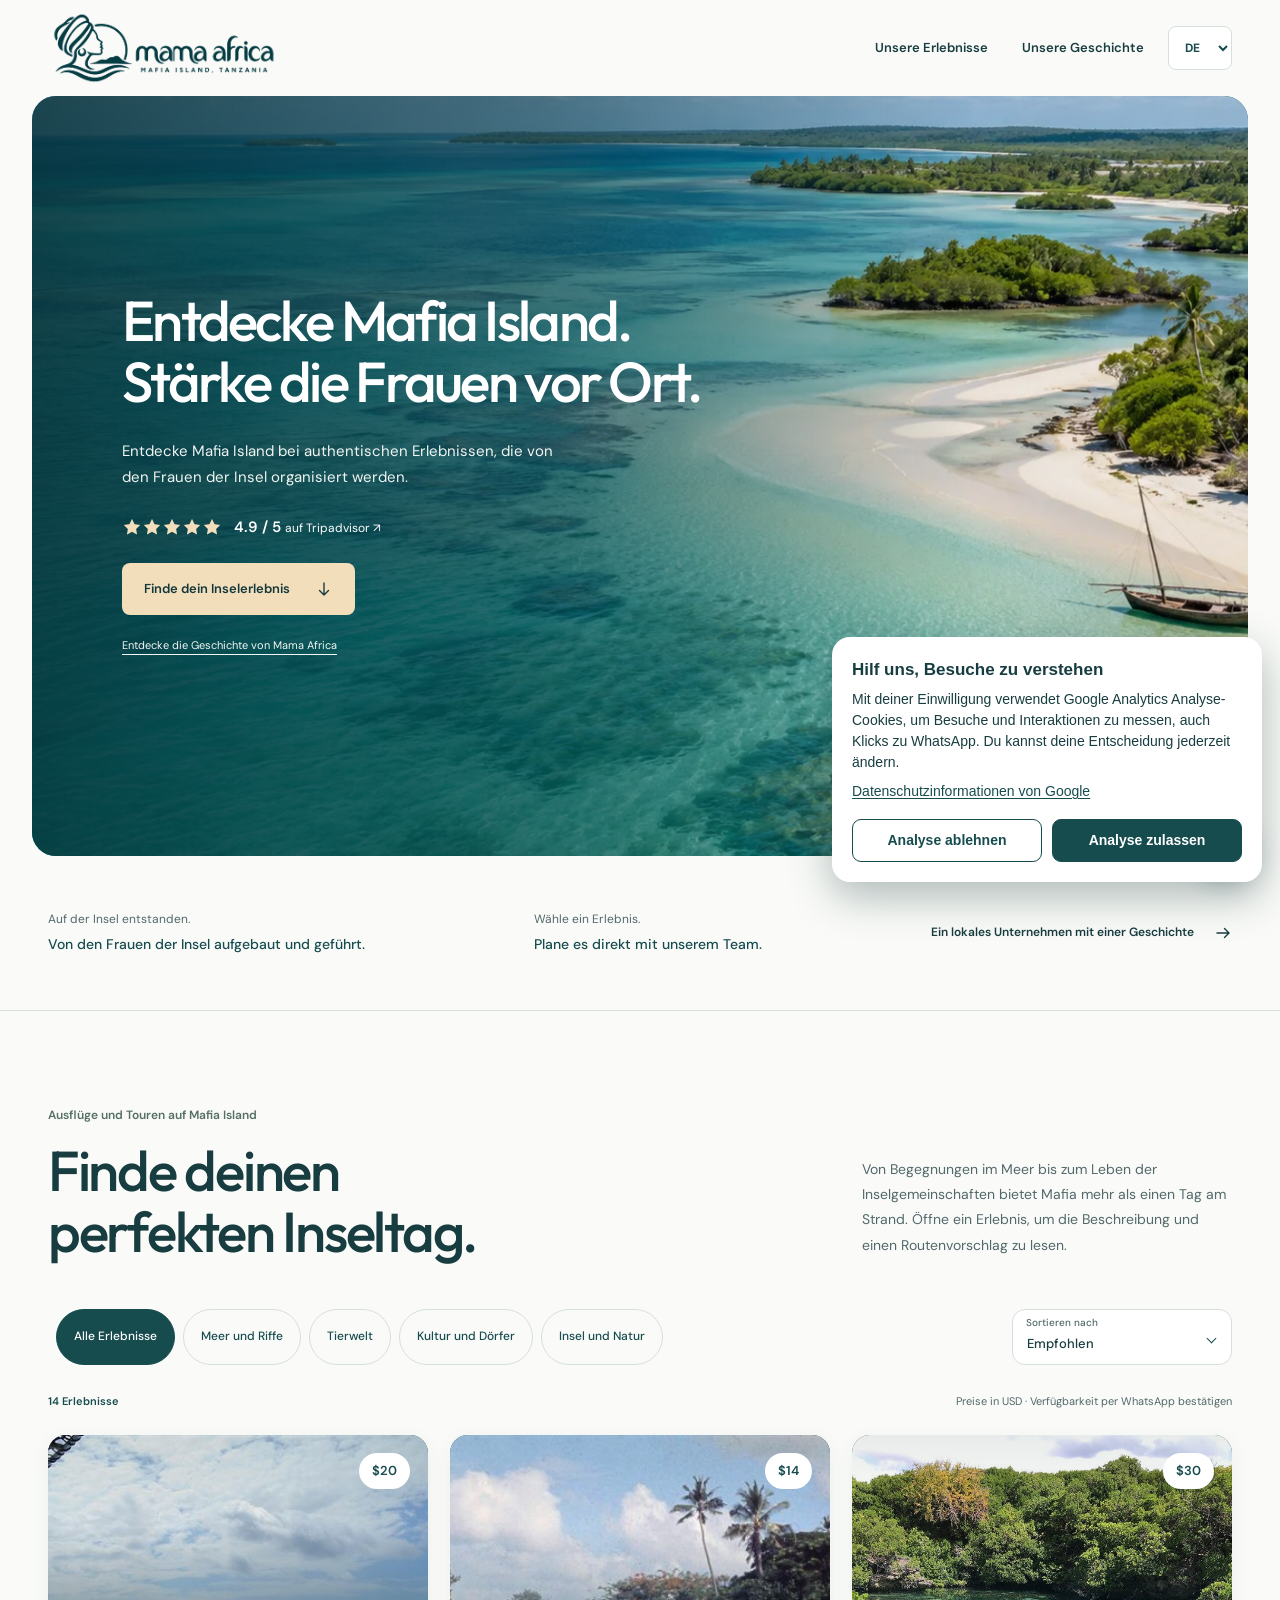
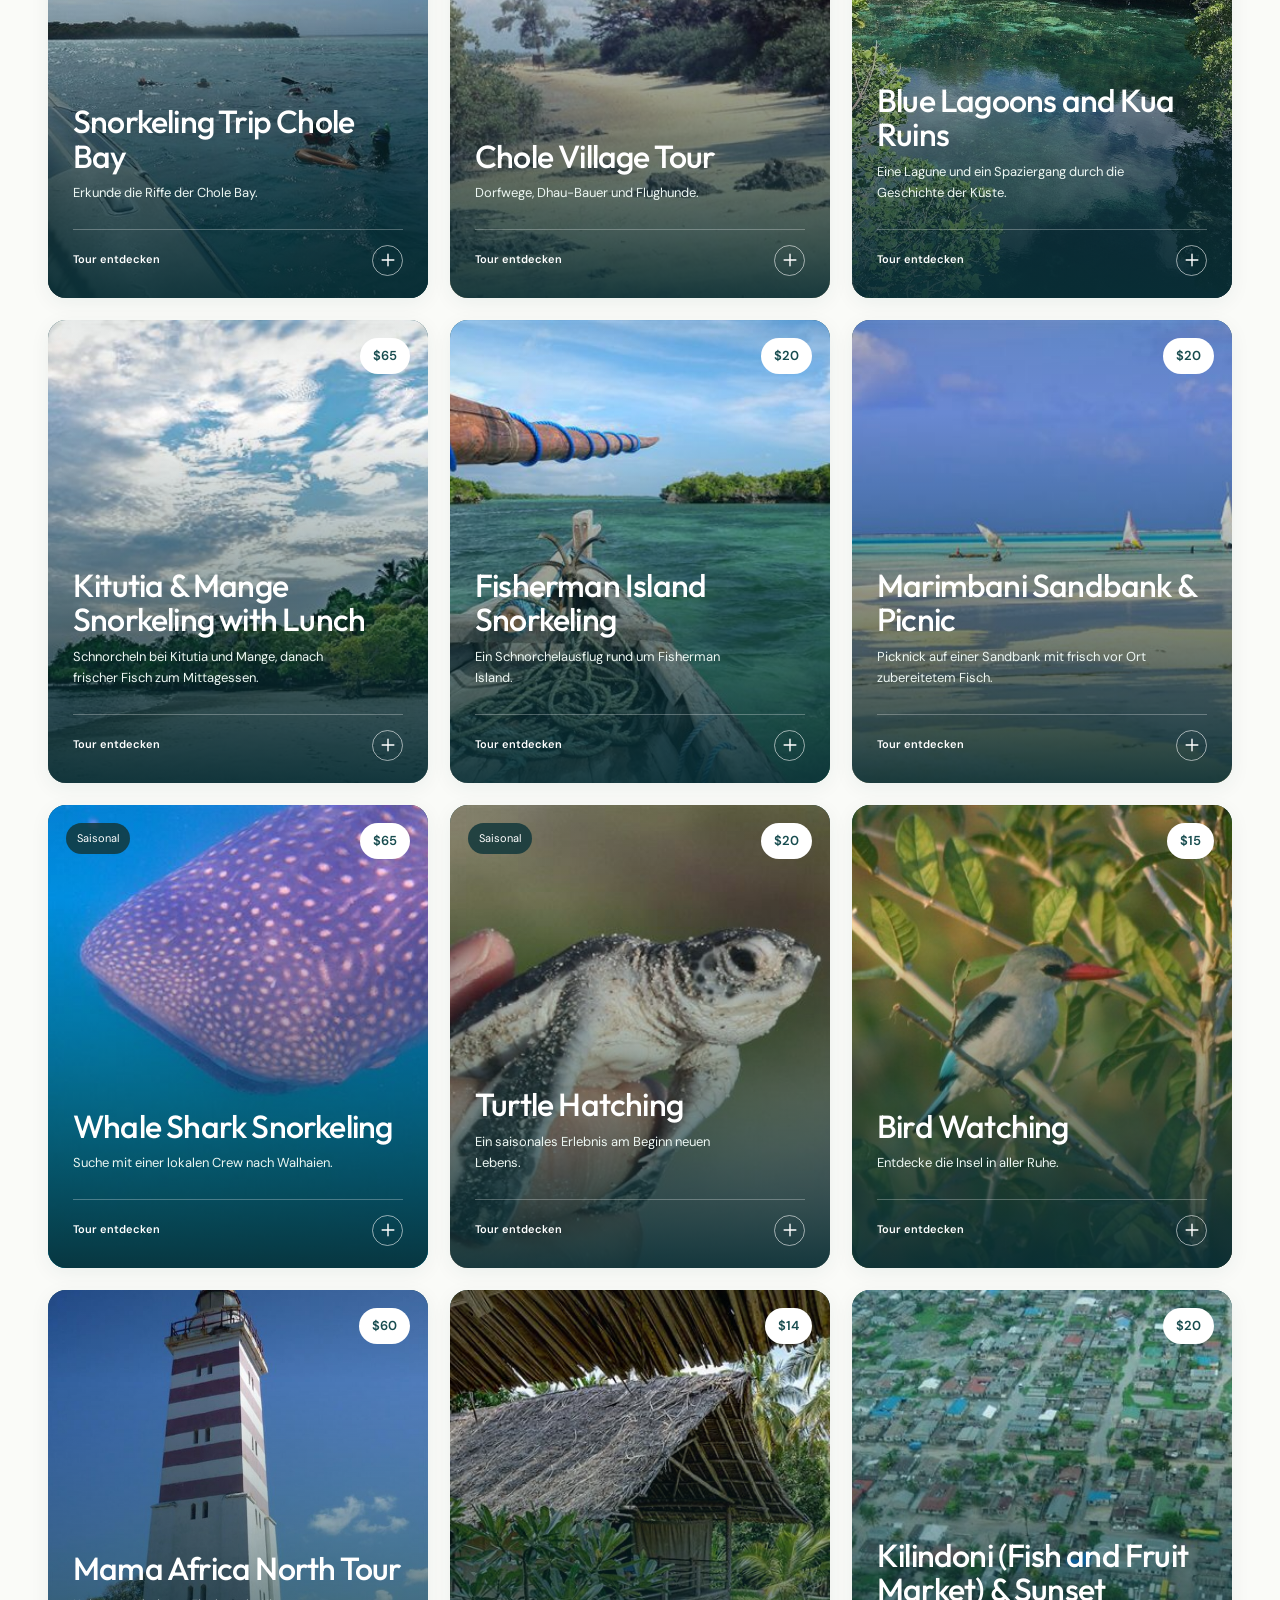
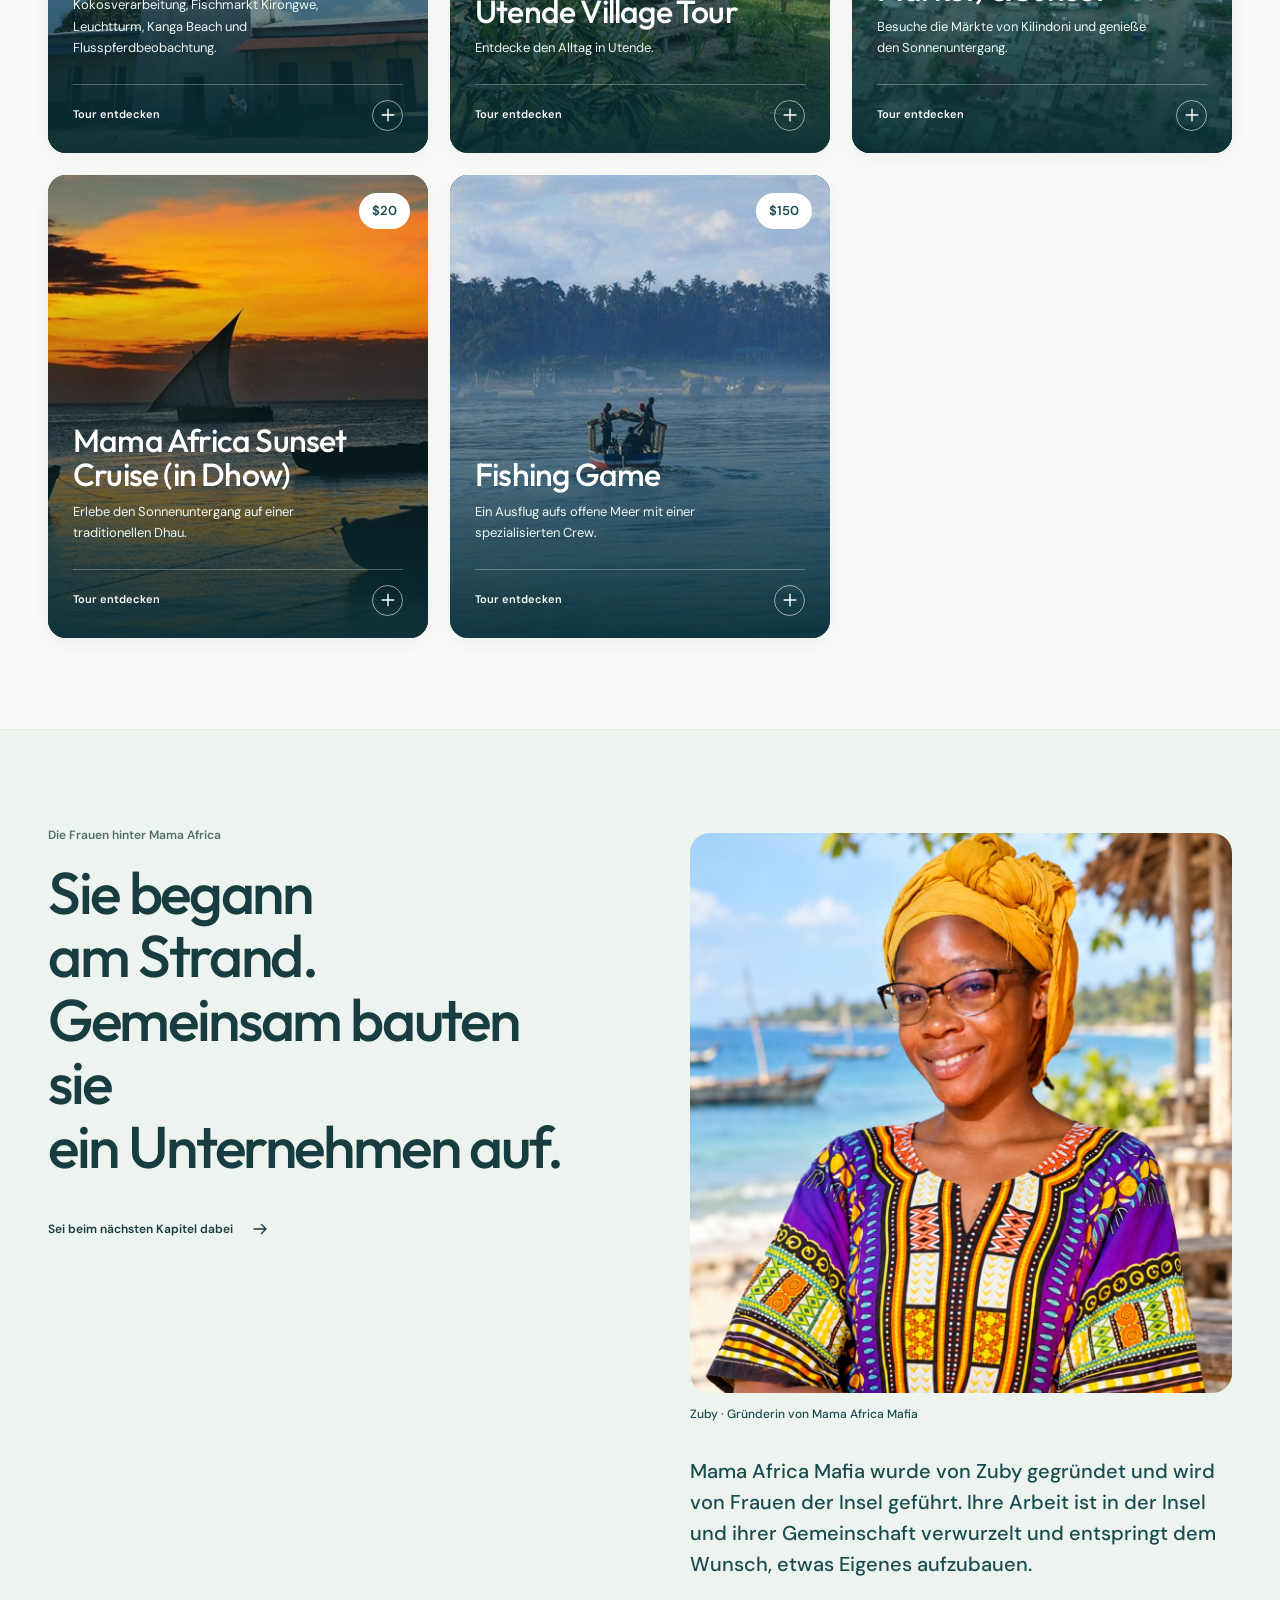
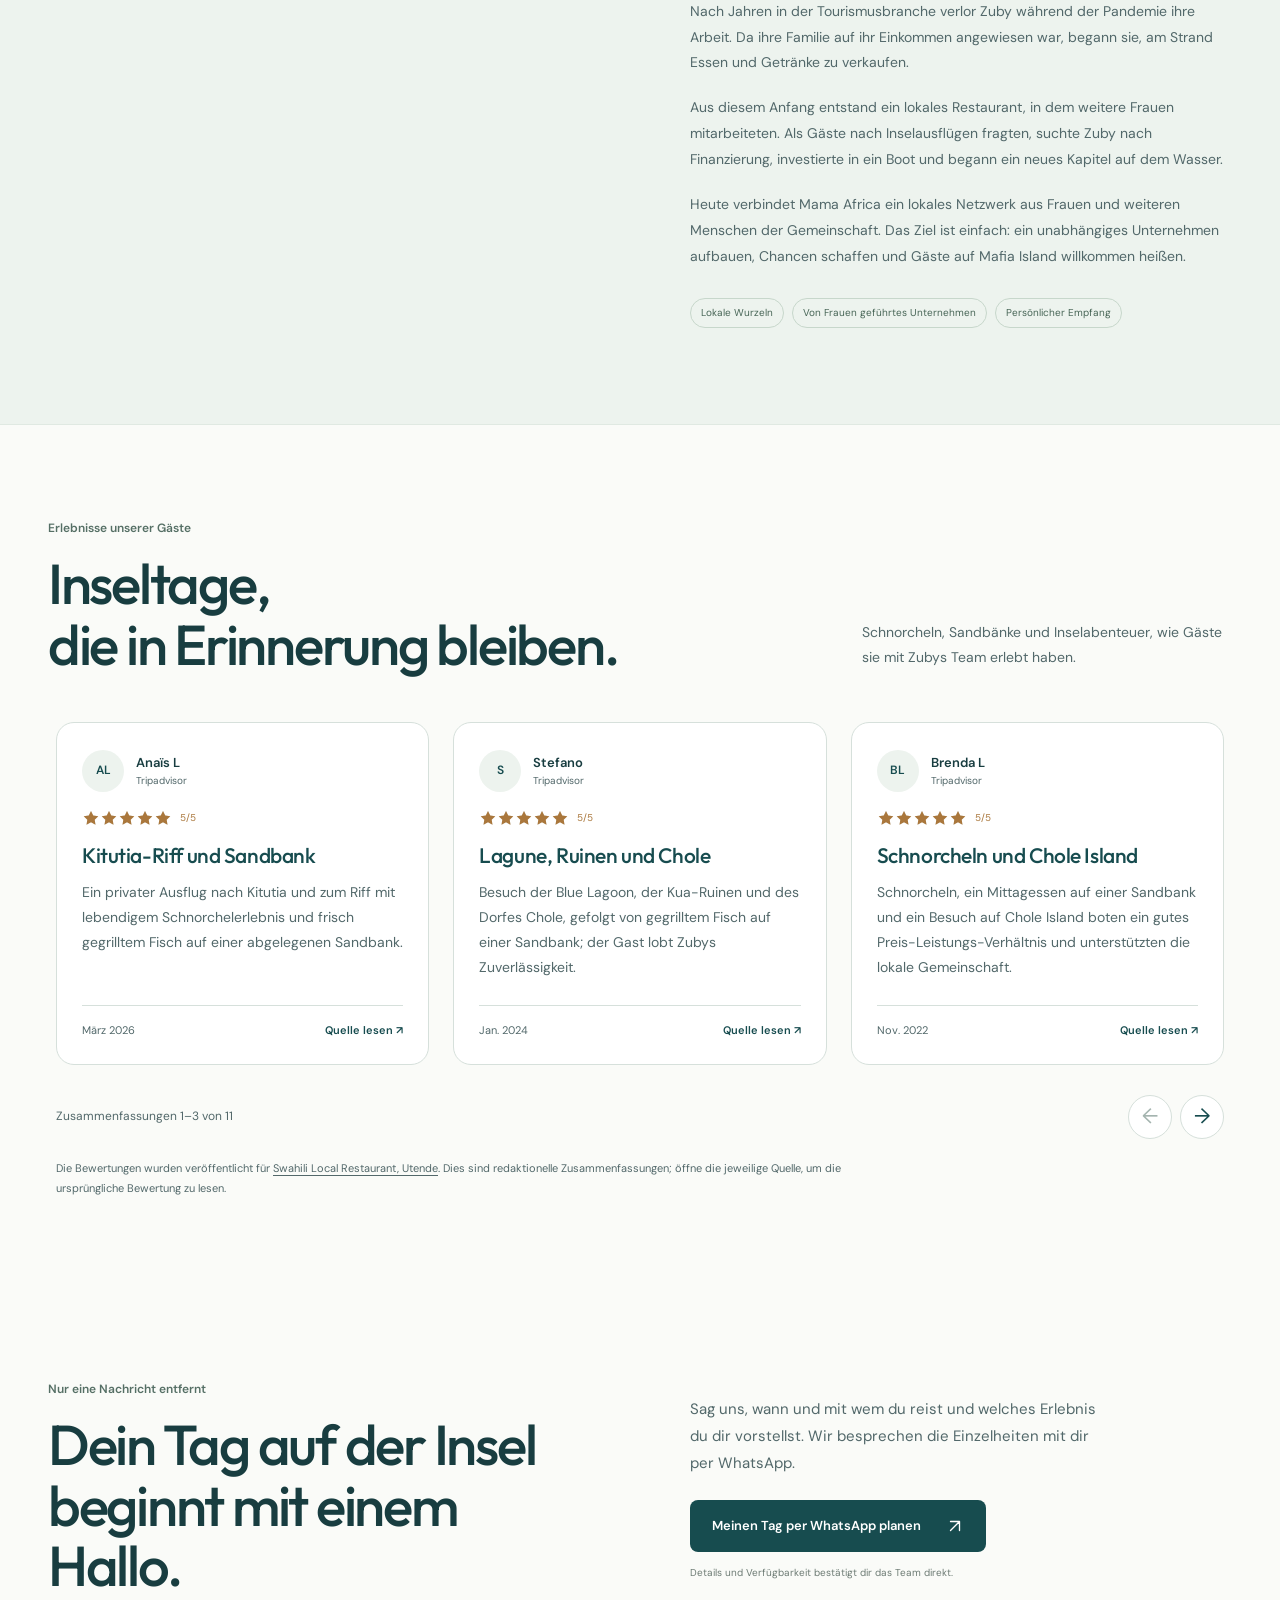
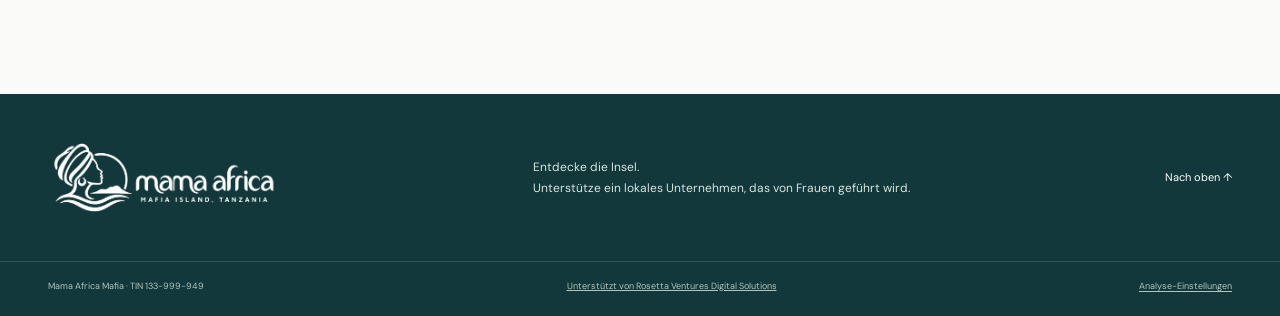
<file: de/index.html>
<!doctype html>
<html lang="de">
<head>
  <meta charset="utf-8">
  <meta name="viewport" content="width=device-width, initial-scale=1">
  <meta name="theme-color" content="#174c4f">
  <meta name="description" content="Entdecke Ausflüge auf Mafia Island mit einem lokalen, von Frauen geführten Team: Schnorcheln, Sandbänke, Dörfer und Natur. Verfügbarkeit per WhatsApp anfragen.">
  <link rel="canonical" href="https://mamaafricamafia.com/de/">
  <link rel="alternate" hreflang="en" href="https://mamaafricamafia.com/">
  <link rel="alternate" hreflang="it" href="https://mamaafricamafia.com/it/">
  <link rel="alternate" hreflang="fr" href="https://mamaafricamafia.com/fr/">
  <link rel="alternate" hreflang="de" href="https://mamaafricamafia.com/de/">
  <link rel="alternate" hreflang="x-default" href="https://mamaafricamafia.com/">
  <meta property="og:type" content="website">
  <meta property="og:locale" content="de_DE">
  <meta property="og:site_name" content="Mama Africa Mafia">
  <meta property="og:title" content="Mafia Island Ausflüge &amp; Touren | Mama Africa Mafia">
  <meta property="og:description" content="Entdecke Ausflüge auf Mafia Island mit einem lokalen, von Frauen geführten Team: Schnorcheln, Sandbänke, Dörfer und Natur. Verfügbarkeit per WhatsApp anfragen.">
  <meta property="og:url" content="https://mamaafricamafia.com/de/">
  <meta property="og:image" content="https://mamaafricamafia.com/landing-v2/assets/preview-v2/hero-1680.webp">
  <meta property="og:image:alt" content="Mafia Island coast">
  <meta name="twitter:card" content="summary_large_image">
  <meta name="twitter:title" content="Mafia Island Ausflüge &amp; Touren | Mama Africa Mafia">
  <meta name="twitter:description" content="Entdecke Ausflüge auf Mafia Island mit einem lokalen, von Frauen geführten Team: Schnorcheln, Sandbänke, Dörfer und Natur. Verfügbarkeit per WhatsApp anfragen.">
  <meta name="twitter:image" content="https://mamaafricamafia.com/landing-v2/assets/preview-v2/hero-1680.webp">
  <script type="application/ld+json">{"@context":"https://schema.org","@type":"Organization","name":"Mama Africa Mafia","url":"https://mamaafricamafia.com/","logo":"https://mamaafricamafia.com/landing-v2/assets/preview-v2/mama-africa-logo-v3.png","description":"Mafia Island excursions organized by a locally run, women-led team."}</script>
  <title>Mafia Island Ausflüge &amp; Touren | Mama Africa Mafia</title>
  <link rel="preconnect" href="https://fonts.googleapis.com">
  <link rel="preconnect" href="https://fonts.gstatic.com" crossorigin>
  <link rel="stylesheet" href="../landing-v2/preview-v2.css?v=20261024-i18n1">
  <link rel="stylesheet" href="../analytics-consent.css?v=20261027a">
  <script src="../landing-v2/preview-v2-data.js?v=20261020-tourcontent1" defer></script>
  <script src="../landing-v2/preview-v2-tour-translations.js?v=20261024-i18n1" defer></script>
  <script src="../landing-v2/preview-v2-i18n.js?v=20261027-seo1" defer></script>
  <script src="../landing-v2/preview-v2.js?v=20261025-root1" defer></script>
  <script src="../landing-v2/preview-v2-hero.js?v=20261015" defer></script>
  <script src="../landing-v2/preview-v2-reviews.js?v=20261024-i18n1" defer></script>
  <script src="../landing-v2/preview-v2-whatsapp.js?v=20261014-oval2" defer></script>
  <script src="../analytics-consent.js?v=20261027a" defer></script>
</head>
<body>
  <a class="skip-link" href="#main">Zum Inhalt springen</a>
  <header class="header wrap">
    <a class="brand" href="#top" aria-label="Startseite Mama Africa Mafia">
      <img class="brand-logo" src="../landing-v2/assets/preview-v2/mama-africa-logo-v3.png" width="2018" height="779" alt="Mama Africa — Mafia Island, Tansania" decoding="async">
    </a>
    <div class="header-actions">
      <nav aria-label="Hauptnavigation">
        <a href="#experiences">Unsere Erlebnisse</a>
        <a href="#story">Unsere Geschichte</a>
      </nav>
      <label class="language-picker"><span class="visually-hidden">Sprache</span><select id="site-language" aria-label="Sprache"><option value="en">EN</option><option value="it">IT</option><option value="fr">FR</option><option value="de">DE</option></select></label>
    </div>
  </header>

  <main id="main">
    <section class="hero" id="top" aria-labelledby="hero-title">
      <div class="hero-media is-paused" aria-hidden="true">
        <img class="hero-image is-active" src="../landing-v2/assets/preview-v2/hero-1680.webp" srcset="../landing-v2/assets/preview-v2/hero-960.webp 960w, ../landing-v2/assets/preview-v2/hero-1680.webp 1672w" sizes="(max-width: 760px) 100vw, calc(100vw - 64px)" alt="" width="1672" height="941" fetchpriority="high">
        <img class="hero-image" src="../landing-v2/assets/preview-v2/sandbank-1080.webp" srcset="../landing-v2/assets/preview-v2/sandbank-640.webp 640w, ../landing-v2/assets/preview-v2/sandbank-1080.webp 1080w" sizes="(max-width: 760px) 100vw, calc(100vw - 64px)" alt="" width="1080" height="810" fetchpriority="low" decoding="async">
        <img class="hero-image" src="../landing-v2/assets/preview-v2/lagoon-1080.webp" srcset="../landing-v2/assets/preview-v2/lagoon-640.webp 640w, ../landing-v2/assets/preview-v2/lagoon-1080.webp 1080w" sizes="(max-width: 760px) 100vw, calc(100vw - 64px)" alt="" width="1080" height="810" fetchpriority="low" decoding="async">
        <img class="hero-image" src="../landing-v2/assets/preview-v2/sunset-1080.webp" srcset="../landing-v2/assets/preview-v2/sunset-640.webp 640w, ../landing-v2/assets/preview-v2/sunset-1080.webp 1080w" sizes="(max-width: 760px) 100vw, calc(100vw - 64px)" alt="" width="1080" height="810" fetchpriority="low" decoding="async">
      </div>
      <div class="hero-shade" aria-hidden="true"></div>
      <div class="hero-copy">
        <h1 id="hero-title"><span>Entdecke Mafia Island.</span><span>Stärke die Frauen vor Ort.</span></h1>
        <p class="hero-description">Entdecke Mafia Island bei authentischen Erlebnissen, die von den Frauen der Insel organisiert werden.</p>
        <a class="hero-rating" href="https://www.tripadvisor.co.za/Restaurant_Review-g12858825-d23590982-Reviews-Swahili_Local_Restaurants-Utende_Mafia_Island_Pwani_Region.html" target="_blank" rel="noopener noreferrer" aria-label="Swahili Local Restaurants auf Tripadvisor, bewertet mit 4,9 von 5"><svg viewBox="0 0 120 24" width="100" height="20" aria-hidden="true"><defs><clipPath id="hero-rating-fill"><rect width="117.6" height="24"></rect></clipPath><path id="hero-rating-star" d="m12 2.5 3 6.1 6.7 1-4.8 4.7 1.1 6.7-6-3.2L6 21l1.1-6.7-4.8-4.7 6.7-1Z"></path></defs><g fill="currentColor" opacity=".3"><use href="#hero-rating-star"></use><use href="#hero-rating-star" x="24"></use><use href="#hero-rating-star" x="48"></use><use href="#hero-rating-star" x="72"></use><use href="#hero-rating-star" x="96"></use></g><g fill="currentColor" clip-path="url(#hero-rating-fill)"><use href="#hero-rating-star"></use><use href="#hero-rating-star" x="24"></use><use href="#hero-rating-star" x="48"></use><use href="#hero-rating-star" x="72"></use><use href="#hero-rating-star" x="96"></use></g></svg><span><strong>4.9 / 5 <span>auf Tripadvisor ↗</span></strong></span></a>
        <div class="hero-actions">
          <a class="button button-sand" href="#experiences">Finde dein Inselerlebnis <svg width="18" height="18" viewBox="0 0 24 24" fill="none" aria-hidden="true"><path d="M12 4v16m-6-6 6 6 6-6" stroke="currentColor" stroke-width="1.8" stroke-linecap="round" stroke-linejoin="round"></path></svg></a>
          <a class="hero-story-link" href="#story">Entdecke die Geschichte von Mama Africa</a>
        </div>
      </div>
      <span class="hero-location"><svg width="15" height="18" viewBox="0 0 20 24" fill="none" aria-hidden="true"><path d="M18 10c0 6-8 12-8 12S2 16 2 10a8 8 0 1 1 16 0Z" stroke="currentColor" stroke-width="1.5"></path><circle cx="10" cy="10" r="2.5" stroke="currentColor" stroke-width="1.5"></circle></svg>Mafia Island, Tansania</span>
    </section>

    <div class="local-note wrap" aria-label="Unser Ansatz">
      <p>Auf der Insel entstanden.<br><strong>Von den Frauen der Insel aufgebaut und geführt.</strong></p>
      <p>Wähle ein Erlebnis.<br><strong>Plane es direkt mit unserem Team.</strong></p>
      <a href="#story">Ein lokales Unternehmen mit einer Geschichte <svg width="18" height="18" viewBox="0 0 24 24" fill="none" aria-hidden="true"><path d="M4 12h16m-6-6 6 6-6 6" stroke="currentColor" stroke-width="1.8" stroke-linecap="round" stroke-linejoin="round"></path></svg></a>
    </div>

    <section class="experiences wrap" id="experiences" aria-labelledby="experiences-title">
      <div class="section-heading">
        <div><p class="section-label">Ausflüge und Touren auf Mafia Island</p><h2 id="experiences-title">Finde deinen<br>perfekten Inseltag.</h2></div>
        <p>Von Begegnungen im Meer bis zum Leben der Inselgemeinschaften bietet Mafia mehr als einen Tag am Strand. Öffne ein Erlebnis, um die Beschreibung und einen Routenvorschlag zu lesen.</p>
      </div>
      <div class="tour-toolbar">
        <div class="tour-filters" id="tour-filters" role="group" aria-label="Erlebnisse filtern">
          <button class="filter-pill" type="button" data-tour-filter="all" aria-pressed="true" aria-controls="tour-list">Alle Erlebnisse</button>
          <button class="filter-pill" type="button" data-tour-filter="ocean" aria-pressed="false" aria-controls="tour-list">Meer und Riffe</button>
          <button class="filter-pill" type="button" data-tour-filter="wildlife" aria-pressed="false" aria-controls="tour-list">Tierwelt</button>
          <button class="filter-pill" type="button" data-tour-filter="culture" aria-pressed="false" aria-controls="tour-list">Kultur und Dörfer</button>
          <button class="filter-pill" type="button" data-tour-filter="nature" aria-pressed="false" aria-controls="tour-list">Insel und Natur</button>
        </div>
        <label class="tour-sort" for="tour-sort"><span>Sortieren nach</span><select id="tour-sort" aria-controls="tour-list"><option value="featured">Empfohlen</option><option value="price-asc">Preis: aufsteigend</option><option value="price-desc">Preis: absteigend</option></select></label>
      </div>
      <div class="tour-results-meta"><p id="tour-count" role="status" aria-live="polite" aria-atomic="true">14 Erlebnisse</p><p class="preview-pricing-note">Preise in USD · Verfügbarkeit per WhatsApp bestätigen</p></div>
      <div class="tour-grid" id="tour-list"><article class="tour-card" id="tour-snorkelling" aria-labelledby="title-snorkelling">
      <div class="tour-cover">
        <img src="../landing-v2/assets/preview-v2/snorkelling-1080.webp" srcset="../landing-v2/assets/preview-v2/snorkelling-640.webp 640w, ../landing-v2/assets/preview-v2/snorkelling-1080.webp 1080w" sizes="(max-width:760px) calc(100vw - 40px), calc((100vw - 140px) / 3)" alt="Beispielbild für Snorkeling Trip Chole Bay" width="1448" height="1086" loading="lazy">
        <span class="tour-price">$20</span>
        
        <div class="tour-cover-copy"><h3 id="title-snorkelling">Snorkeling Trip Chole Bay</h3><p>Erkunde die Riffe der Chole Bay.</p><span class="tour-cover-action">Tour entdecken <span class="tour-plus"><svg width="20" height="20" viewBox="0 0 24 24" fill="none" aria-hidden="true"><path d="M5 12h14M12 5v14" stroke="currentColor" stroke-width="1.7" stroke-linecap="round"></path></svg></span></span></div>
        <button class="tour-toggle" type="button" data-card-toggle="" aria-expanded="false" aria-controls="content-snorkelling" aria-label="Tourdetails zu Snorkeling Trip Chole Bay öffnen"></button>
      </div>
      <div class="tour-content" id="content-snorkelling" hidden="">
        <button type="button" class="panel-toggle" id="about-button-snorkelling" data-panel-toggle="about" aria-expanded="true" aria-controls="about-snorkelling">Über diese Tour <svg width="18" height="18" viewBox="0 0 24 24" fill="none" aria-hidden="true"><path d="m6 9 6 6 6-6" stroke="currentColor" stroke-width="1.7" stroke-linecap="round" stroke-linejoin="round"></path></svg></button>
        <div class="tour-panel" id="about-snorkelling" role="region" aria-labelledby="about-button-snorkelling"><p>Entdecke die Unterwasserwelt der Chole Bay bei einem geführten Schnorchelausflug zu einigen der faszinierendsten Korallenriffe von Mafia Island.

Erkunde drei verschiedene Schnorchelplätze mit einzigartigen Korallenformationen, bunten tropischen Fischen und vielfältigem Meeresleben.

Der Ausflug wird nach den Gezeiten geplant, damit Sicht und Schnorchelbedingungen möglichst günstig sind. Zwischen den Stopps kannst du dich an Bord entspannen, frisches Obst, Wasser und kleine Snacks genießen und die Aussicht auf die Bucht erleben.</p></div>
        <button type="button" class="panel-toggle" id="steps-button-snorkelling" data-panel-toggle="steps" aria-expanded="false" aria-controls="steps-snorkelling">Dein Tag, Schritt für Schritt <svg width="18" height="18" viewBox="0 0 24 24" fill="none" aria-hidden="true"><path d="m6 9 6 6 6-6" stroke="currentColor" stroke-width="1.7" stroke-linecap="round" stroke-linejoin="round"></path></svg></button>
        <div class="tour-panel steps-panel" id="steps-snorkelling" role="region" aria-labelledby="steps-button-snorkelling" hidden="">
          <p class="itinerary-label">Ein Vorschlag für deinen Tag auf dem Wasser</p>
          <ol class="tour-steps"><li><h4>Treffen im Swahili Local Restaurant</h4><p>Triff deine Guides, erhalte deine Schnorchelausrüstung und prüfe, ob alles gut sitzt. Du kannst auch eigene Ausrüstung verwenden.</p></li><li><h4>Einstieg und Einführung</h4><p>Gehe zum Strand, steige ins Boot und lerne den Kapitän und die lokalen Schnorchelguides kennen.</p></li><li><h4>Erster Schnorchelstopp</h4><p>Erkunde einen Platz in der Chole Bay, etwa Big Rock, Small Rock oder Coral Garden, je nach Seegang.</p></li><li><h4>Zweiter Schnorchelstopp</h4><p>Fahre mit dem Boot zu einem weiteren Korallenriff und entdecke andere Lebensräume und tropische Fische.</p></li><li><h4>Dritter Schnorchelstopp</h4><p>Genieße eine letzte Schnorchelrunde und beobachte noch mehr Unterwasserleben.</p></li><li><h4>Rückkehr zum Strand</h4><p>Entspanne dich auf der Bootsfahrt zurück zum Ausgangspunkt.</p></li></ol>
        </div>
        <p class="planning-note">Schnorchelausrüstung, Seegang und mögliche Parkgebühren vorab bestätigen.</p>
        <a class="button button-teal tour-book" href="https://wa.me/255692844498?text=Hallo%20Mama%20Africa!%20Ich%20interessiere%20mich%20f%C3%BCr%20Snorkeling%20Trip%20Chole%20Bay.%20K%C3%B6nnt%20ihr%20mir%20Verf%C3%BCgbarkeit%2C%20den%20endg%C3%BCltigen%20Ablauf%20und%20den%20Preis%20mitteilen%3F" target="_blank" rel="noopener noreferrer" aria-label="Snorkeling Trip Chole Bay per WhatsApp buchen">Jetzt buchen <svg width="18" height="18" viewBox="0 0 24 24" fill="none" aria-hidden="true"><path d="M6 18 18 6M6 6h12v12" stroke="currentColor" stroke-width="1.8" stroke-linecap="round" stroke-linejoin="round"></path></svg></a>
        <span class="booking-hint">Gespräch per WhatsApp fortsetzen</span>
      </div>
    </article><article class="tour-card" id="tour-chole" aria-labelledby="title-chole">
      <div class="tour-cover">
        <img src="../landing-v2/assets/preview-v2/village-1080.webp" srcset="../landing-v2/assets/preview-v2/village-640.webp 640w, ../landing-v2/assets/preview-v2/village-1080.webp 1080w" sizes="(max-width:760px) calc(100vw - 40px), calc((100vw - 140px) / 3)" alt="Beispielbild für Chole Village Tour" width="1448" height="1086" loading="lazy">
        <span class="tour-price">$14</span>
        
        <div class="tour-cover-copy"><h3 id="title-chole">Chole Village Tour</h3><p>Dorfwege, Dhau-Bauer und Flughunde.</p><span class="tour-cover-action">Tour entdecken <span class="tour-plus"><svg width="20" height="20" viewBox="0 0 24 24" fill="none" aria-hidden="true"><path d="M5 12h14M12 5v14" stroke="currentColor" stroke-width="1.7" stroke-linecap="round"></path></svg></span></span></div>
        <button class="tour-toggle" type="button" data-card-toggle="" aria-expanded="false" aria-controls="content-chole" aria-label="Tourdetails zu Chole Village Tour öffnen"></button>
      </div>
      <div class="tour-content" id="content-chole" hidden="">
        <button type="button" class="panel-toggle" id="about-button-chole" data-panel-toggle="about" aria-expanded="true" aria-controls="about-chole">Über diese Tour <svg width="18" height="18" viewBox="0 0 24 24" fill="none" aria-hidden="true"><path d="m6 9 6 6 6-6" stroke="currentColor" stroke-width="1.7" stroke-linecap="round" stroke-linejoin="round"></path></svg></button>
        <div class="tour-panel" id="about-chole" role="region" aria-labelledby="about-button-chole"><p>Lerne das authentische Inselleben von Chole kennen, einem ruhigen tropischen Dorf vor der Küste von Mafia Island.

Gehe durch die schmalen Wege, triff Einheimische und erfahre mehr über Traditionen, die diese kleine Inselgemeinschaft seit Generationen prägen.

Beobachte die großen Flughunde, erkunde historische Ruinen und lerne lokale Tätigkeiten wie den Algenanbau und den traditionellen Holzbootbau kennen.

Dieses Erlebnis bietet die Gelegenheit, den Menschen von Chole zu begegnen und eine Seite von Mafia jenseits der Strände zu entdecken.</p></div>
        <button type="button" class="panel-toggle" id="steps-button-chole" data-panel-toggle="steps" aria-expanded="false" aria-controls="steps-chole">Dein Tag, Schritt für Schritt <svg width="18" height="18" viewBox="0 0 24 24" fill="none" aria-hidden="true"><path d="m6 9 6 6 6-6" stroke="currentColor" stroke-width="1.7" stroke-linecap="round" stroke-linejoin="round"></path></svg></button>
        <div class="tour-panel steps-panel" id="steps-chole" role="region" aria-labelledby="steps-button-chole" hidden="">
          <p class="itinerary-label">Ein Vorschlag für deinen Tag auf dem Wasser</p>
          <ol class="tour-steps"><li><h4>Abfahrt vom Strand in Utende</h4><p>Fahre mit einem traditionellen Boot auf einer aussichtsreichen Strecke nach Chole.</p></li><li><h4>Dorfrundgang</h4><p>Erkunde das ruhige Dorf zu Fuß mit einem lokalen Guide und erfahre mehr über Alltag und Traditionen.</p></li><li><h4>Flughunde beobachten</h4><p>Besuche die Lebensräume der großen Flughunde und beobachte sie in ihrer natürlichen Umgebung.</p></li><li><h4>Historische Ruinen</h4><p>Entdecke Spuren der Geschichte von Chole und das kulturelle Erbe der Insel.</p></li><li><h4>Tradition des Algenanbaus</h4><p>Erfahre, wie Frauen der Insel Algen sammeln, trocknen und zu Produkten wie Seife und Shampoo verarbeiten, sofern die Arbeit gerade stattfindet.</p></li><li><h4>Traditioneller Dhau-Bau</h4><p>Besuche lokale Bootsbauplätze und sieh, wie Handwerker traditionelle Holz-Dhaus bauen.</p></li><li><h4>Rückkehr zum Strand in Utende</h4><p>Fahre mit dem Boot zurück nach Mafia Island.</p></li></ol>
        </div>
        <p class="planning-note">Handwerkliche Tätigkeiten und Sichtungen variieren. Bitte vor dem Fotografieren von Menschen um Erlaubnis fragen.</p>
        <a class="button button-teal tour-book" href="https://wa.me/255692844498?text=Hallo%20Mama%20Africa!%20Ich%20interessiere%20mich%20f%C3%BCr%20Chole%20Village%20Tour.%20K%C3%B6nnt%20ihr%20mir%20Verf%C3%BCgbarkeit%2C%20den%20endg%C3%BCltigen%20Ablauf%20und%20den%20Preis%20mitteilen%3F" target="_blank" rel="noopener noreferrer" aria-label="Chole Village Tour per WhatsApp buchen">Jetzt buchen <svg width="18" height="18" viewBox="0 0 24 24" fill="none" aria-hidden="true"><path d="M6 18 18 6M6 6h12v12" stroke="currentColor" stroke-width="1.8" stroke-linecap="round" stroke-linejoin="round"></path></svg></a>
        <span class="booking-hint">Gespräch per WhatsApp fortsetzen</span>
      </div>
    </article><article class="tour-card" id="tour-blue-lagoons-kua" aria-labelledby="title-blue-lagoons-kua">
      <div class="tour-cover">
        <img src="../landing-v2/assets/preview-v2/lagoon-1080.webp" srcset="../landing-v2/assets/preview-v2/lagoon-640.webp 640w, ../landing-v2/assets/preview-v2/lagoon-1080.webp 1080w" sizes="(max-width:760px) calc(100vw - 40px), calc((100vw - 140px) / 3)" alt="Beispielbild für Blue Lagoons and Kua Ruins" width="1448" height="1086" loading="lazy">
        <span class="tour-price">$30</span>
        
        <div class="tour-cover-copy"><h3 id="title-blue-lagoons-kua">Blue Lagoons and Kua Ruins</h3><p>Eine Lagune und ein Spaziergang durch die Geschichte der Küste.</p><span class="tour-cover-action">Tour entdecken <span class="tour-plus"><svg width="20" height="20" viewBox="0 0 24 24" fill="none" aria-hidden="true"><path d="M5 12h14M12 5v14" stroke="currentColor" stroke-width="1.7" stroke-linecap="round"></path></svg></span></span></div>
        <button class="tour-toggle" type="button" data-card-toggle="" aria-expanded="false" aria-controls="content-blue-lagoons-kua" aria-label="Tourdetails zu Blue Lagoons and Kua Ruins öffnen"></button>
      </div>
      <div class="tour-content" id="content-blue-lagoons-kua" hidden="">
        <button type="button" class="panel-toggle" id="about-button-blue-lagoons-kua" data-panel-toggle="about" aria-expanded="true" aria-controls="about-blue-lagoons-kua">Über diese Tour <svg width="18" height="18" viewBox="0 0 24 24" fill="none" aria-hidden="true"><path d="m6 9 6 6 6-6" stroke="currentColor" stroke-width="1.7" stroke-linecap="round" stroke-linejoin="round"></path></svg></button>
        <div class="tour-panel" id="about-blue-lagoons-kua" role="region" aria-labelledby="about-button-blue-lagoons-kua"><p>Erlebe Geschichte, Natur und Abenteuer bei einem Ausflug zu den alten Kua-Ruinen und zur spektakulären Blue Lagoon auf Juani Island.

Erkunde zuerst die Überreste einer historischen Swahili-Siedlung, in der alte Steinbauten und Moscheen von der reichen kulturellen Vergangenheit der Insel erzählen.

Fahre dann mit dem Boot durch ruhige Mangrovenkanäle zur Blue Lagoon, einem abgeschiedenen natürlichen Becken in üppiger tropischer Vegetation.

Schwimme im ruhigen Wasser, bewundere die Landschaft und beobachte die ungewöhnlichen umgedrehten Quallen, die in der Lagune leben.

Eine Reise zu einigen der eindrucksvollsten Natur- und Geschichtsorte des Mafia-Archipels.</p></div>
        <button type="button" class="panel-toggle" id="steps-button-blue-lagoons-kua" data-panel-toggle="steps" aria-expanded="false" aria-controls="steps-blue-lagoons-kua">Dein Tag, Schritt für Schritt <svg width="18" height="18" viewBox="0 0 24 24" fill="none" aria-hidden="true"><path d="m6 9 6 6 6-6" stroke="currentColor" stroke-width="1.7" stroke-linecap="round" stroke-linejoin="round"></path></svg></button>
        <div class="tour-panel steps-panel" id="steps-blue-lagoons-kua" role="region" aria-labelledby="steps-button-blue-lagoons-kua" hidden="">
          <p class="itinerary-label">Ein Vorschlag für deinen Tag auf dem Wasser</p>
          <ol class="tour-steps"><li><h4>Abfahrt vom Strand in Utende</h4><p>Steige ins Boot und beginne die Fahrt nach Juani Island.</p></li><li><h4>Erkundung der Kua-Ruinen</h4><p>Gehe zwischen historischen Steinruinen und Moscheeresten umher und erfahre mehr über die Kultur- und Handelsgeschichte der Siedlung.</p></li><li><h4>Bootsfahrt durch Mangroven</h4><p>Fahre durch einen von Mangroven gesäumten Naturkanal und halte Ausschau nach einheimischen Tieren.</p></li><li><h4>Ankunft an der Blue Lagoon</h4><p>Entdecke die natürliche Lagune, die zwischen den Mangroven verborgen liegt.</p></li><li><h4>Schwimmen und Lagune erkunden</h4><p>Genieße das ruhige Wasser und beobachte die umgedrehten Quallen, ohne sie zu berühren oder zu stören.</p></li><li><h4>Rückfahrt mit dem Boot</h4><p>Fahre durch die Mangrovenkanäle zurück zum Strand in Utende.</p></li></ol>
        </div>
        <p class="planning-note">Route, Gezeiten, Zugang, Bootsarrangement und mögliche Park- oder Eintrittsgebühren bestätigen.</p>
        <a class="button button-teal tour-book" href="https://wa.me/255692844498?text=Hallo%20Mama%20Africa!%20Ich%20interessiere%20mich%20f%C3%BCr%20Blue%20Lagoons%20and%20Kua%20Ruins.%20K%C3%B6nnt%20ihr%20mir%20Verf%C3%BCgbarkeit%2C%20den%20endg%C3%BCltigen%20Ablauf%20und%20den%20Preis%20mitteilen%3F" target="_blank" rel="noopener noreferrer" aria-label="Blue Lagoons and Kua Ruins per WhatsApp buchen">Jetzt buchen <svg width="18" height="18" viewBox="0 0 24 24" fill="none" aria-hidden="true"><path d="M6 18 18 6M6 6h12v12" stroke="currentColor" stroke-width="1.8" stroke-linecap="round" stroke-linejoin="round"></path></svg></a>
        <span class="booking-hint">Gespräch per WhatsApp fortsetzen</span>
      </div>
    </article><article class="tour-card" id="tour-kitutia-mange-snorkeling" aria-labelledby="title-kitutia-mange-snorkeling">
      <div class="tour-cover">
        <img src="../landing-v2/assets/preview-v2/snorkelling-1080.webp" srcset="../landing-v2/assets/preview-v2/snorkelling-640.webp 640w, ../landing-v2/assets/preview-v2/snorkelling-1080.webp 1080w" sizes="(max-width:760px) calc(100vw - 40px), calc((100vw - 140px) / 3)" alt="Beispielbild für Kitutia &amp; Mange Snorkeling with Lunch" width="1448" height="1086" loading="lazy">
        <span class="tour-price">$65</span>
        
        <div class="tour-cover-copy"><h3 id="title-kitutia-mange-snorkeling">Kitutia &amp; Mange Snorkeling with Lunch</h3><p>Schnorcheln bei Kitutia und Mange, danach frischer Fisch zum Mittagessen.</p><span class="tour-cover-action">Tour entdecken <span class="tour-plus"><svg width="20" height="20" viewBox="0 0 24 24" fill="none" aria-hidden="true"><path d="M5 12h14M12 5v14" stroke="currentColor" stroke-width="1.7" stroke-linecap="round"></path></svg></span></span></div>
        <button class="tour-toggle" type="button" data-card-toggle="" aria-expanded="false" aria-controls="content-kitutia-mange-snorkeling" aria-label="Tourdetails zu Kitutia &amp; Mange Snorkeling with Lunch öffnen"></button>
      </div>
      <div class="tour-content" id="content-kitutia-mange-snorkeling" hidden="">
        <button type="button" class="panel-toggle" id="about-button-kitutia-mange-snorkeling" data-panel-toggle="about" aria-expanded="true" aria-controls="about-kitutia-mange-snorkeling">Über diese Tour <svg width="18" height="18" viewBox="0 0 24 24" fill="none" aria-hidden="true"><path d="m6 9 6 6 6-6" stroke="currentColor" stroke-width="1.7" stroke-linecap="round" stroke-linejoin="round"></path></svg></button>
        <div class="tour-panel" id="about-kitutia-mange-snorkeling" role="region" aria-labelledby="about-button-kitutia-mange-snorkeling"><p>Erkunde zwei der schönsten Schnorchelziele vor Mafia Island: Kitutia Reef und Mange Reef.

Entdecke lebendige Korallenformationen, große Schwärme tropischer Fische und die außergewöhnliche Artenvielfalt des offenen Meeres.

Kitutia bietet ein besonders beeindruckendes Schnorchelerlebnis mit vielfältigem Meeresleben und gelegentlich größeren Meerestieren.

Nach dem ersten Riff geht es weiter zur Sandbank von Mange. Dort bereiten deine lokalen Guides einen schattigen Platz und ein frisch gegrilltes Mittagessen vor.

Genieße weißen Sand, türkisfarbenes Wasser und eine zweite Schnorchelrunde am Mange Reef, bevor es zurück nach Mafia Island geht.</p></div>
        <button type="button" class="panel-toggle" id="steps-button-kitutia-mange-snorkeling" data-panel-toggle="steps" aria-expanded="false" aria-controls="steps-kitutia-mange-snorkeling">Dein Tag, Schritt für Schritt <svg width="18" height="18" viewBox="0 0 24 24" fill="none" aria-hidden="true"><path d="m6 9 6 6 6-6" stroke="currentColor" stroke-width="1.7" stroke-linecap="round" stroke-linejoin="round"></path></svg></button>
        <div class="tour-panel steps-panel" id="steps-kitutia-mange-snorkeling" role="region" aria-labelledby="steps-button-kitutia-mange-snorkeling" hidden="">
          <p class="itinerary-label">Ein Vorschlag für deinen Tag auf dem Wasser</p>
          <ol class="tour-steps"><li><h4>Abfahrt vom Strand in Utende</h4><p>Triff deine Guides und steige für die Fahrt zum Kitutia Reef ins Boot.</p></li><li><h4>Schnorcheln am Kitutia Reef</h4><p>Erkunde das lebendige Riff, schwimme zwischen tropischen Fischen und entdecke die Artenvielfalt dieses Meeresgebiets.</p></li><li><h4>Bootsfahrt nach Mange</h4><p>Fahre weiter über das Meer zum Mange Reef und seiner Sandbank.</p></li><li><h4>Grillmittagessen auf der Sandbank</h4><p>Entspanne dich im weißen Sand, während deine Guides einen schattigen Platz und ein frisch zubereitetes Mittagessen vorbereiten.</p></li><li><h4>Schnorcheln am Mange Reef</h4><p>Erkunde bei einer zweiten Schnorchelrunde Korallen und Meeresleben rund um Mange.</p></li><li><h4>Schwimmen und Entspannen</h4><p>Genieße das klare Wasser und die ruhige Umgebung der Sandbank.</p></li><li><h4>Rückkehr zum Strand in Utende</h4><p>Fahre mit dem Boot zurück nach Mafia Island.</p></li></ol>
        </div>
        <p class="planning-note">Mittagessen, Ausrüstung, Zugang zu den Riffen und mögliche Parkgebühren bestätigen.</p>
        <a class="button button-teal tour-book" href="https://wa.me/255692844498?text=Hallo%20Mama%20Africa!%20Ich%20interessiere%20mich%20f%C3%BCr%20Kitutia%20%26%20Mange%20Snorkeling%20with%20Lunch.%20K%C3%B6nnt%20ihr%20mir%20Verf%C3%BCgbarkeit%2C%20den%20endg%C3%BCltigen%20Ablauf%20und%20den%20Preis%20mitteilen%3F" target="_blank" rel="noopener noreferrer" aria-label="Kitutia &amp; Mange Snorkeling with Lunch per WhatsApp buchen">Jetzt buchen <svg width="18" height="18" viewBox="0 0 24 24" fill="none" aria-hidden="true"><path d="M6 18 18 6M6 6h12v12" stroke="currentColor" stroke-width="1.8" stroke-linecap="round" stroke-linejoin="round"></path></svg></a>
        <span class="booking-hint">Gespräch per WhatsApp fortsetzen</span>
      </div>
    </article><article class="tour-card" id="tour-fisherman-island-snorkeling" aria-labelledby="title-fisherman-island-snorkeling">
      <div class="tour-cover">
        <img src="../landing-v2/assets/preview-v2/snorkelling-1080.webp" srcset="../landing-v2/assets/preview-v2/snorkelling-640.webp 640w, ../landing-v2/assets/preview-v2/snorkelling-1080.webp 1080w" sizes="(max-width:760px) calc(100vw - 40px), calc((100vw - 140px) / 3)" alt="Beispielbild für Fisherman Island Snorkeling" width="1448" height="1086" loading="lazy">
        <span class="tour-price">$20</span>
        
        <div class="tour-cover-copy"><h3 id="title-fisherman-island-snorkeling">Fisherman Island Snorkeling</h3><p>Ein Schnorchelausflug rund um Fisherman Island.</p><span class="tour-cover-action">Tour entdecken <span class="tour-plus"><svg width="20" height="20" viewBox="0 0 24 24" fill="none" aria-hidden="true"><path d="M5 12h14M12 5v14" stroke="currentColor" stroke-width="1.7" stroke-linecap="round"></path></svg></span></span></div>
        <button class="tour-toggle" type="button" data-card-toggle="" aria-expanded="false" aria-controls="content-fisherman-island-snorkeling" aria-label="Tourdetails zu Fisherman Island Snorkeling öffnen"></button>
      </div>
      <div class="tour-content" id="content-fisherman-island-snorkeling" hidden="">
        <button type="button" class="panel-toggle" id="about-button-fisherman-island-snorkeling" data-panel-toggle="about" aria-expanded="true" aria-controls="about-fisherman-island-snorkeling">Über diese Tour <svg width="18" height="18" viewBox="0 0 24 24" fill="none" aria-hidden="true"><path d="m6 9 6 6 6-6" stroke="currentColor" stroke-width="1.7" stroke-linecap="round" stroke-linejoin="round"></path></svg></button>
        <div class="tour-panel" id="about-fisherman-island-snorkeling" role="region" aria-labelledby="about-button-fisherman-island-snorkeling"><p>Entdecke die Fischereitraditionen von Mafia Island und schnorchle in den Gewässern der Chole Bay.

Fahre mit dem Boot zu einer kleinen Insel, die lokale Fischer während ihrer Arbeit als vorübergehenden Stützpunkt nutzen.

Erfahre mehr über ihre Lebensweise, sieh dir den Ort an, an dem sie sich ausruhen und auf ihre Arbeit vorbereiten, und lerne die lokale maritime Kultur kennen.

Nach dem Inselbesuch geht es weiter zu einem geführten Schnorchelgang im klaren Wasser der Chole Bay mit bunten tropischen Fischen und weiterem Meeresleben.

Eine Verbindung aus lokaler Kultur, Inselerkundung und Entdeckungen unter Wasser.</p></div>
        <button type="button" class="panel-toggle" id="steps-button-fisherman-island-snorkeling" data-panel-toggle="steps" aria-expanded="false" aria-controls="steps-fisherman-island-snorkeling">Dein Tag, Schritt für Schritt <svg width="18" height="18" viewBox="0 0 24 24" fill="none" aria-hidden="true"><path d="m6 9 6 6 6-6" stroke="currentColor" stroke-width="1.7" stroke-linecap="round" stroke-linejoin="round"></path></svg></button>
        <div class="tour-panel steps-panel" id="steps-fisherman-island-snorkeling" role="region" aria-labelledby="steps-button-fisherman-island-snorkeling" hidden="">
          <p class="itinerary-label">Ein Vorschlag für deinen Tag auf dem Wasser</p>
          <ol class="tour-steps"><li><h4>Treffen im Swahili Local Restaurant</h4><p>Triff deinen lokalen Guide und bereite dich auf den Ausflug vor.</p></li><li><h4>Bootsabfahrt vom Strand in Utende</h4><p>Fahre zur kleinen Insel, die von lokalen Fischern genutzt wird.</p></li><li><h4>Besuch der Fischerinsel</h4><p>Erkunde die Insel und erfahre, wie Fischer sie als vorübergehende Basis nutzen.</p></li><li><h4>Lokale Fischereitraditionen</h4><p>Lerne den Alltag der Fischer, ihre Boote und ihre Verbindung zum Meer kennen.</p></li><li><h4>Schnorcheln in der Chole Bay</h4><p>Fahre zu einem geeigneten Schnorchelplatz und erkunde die Unterwasserwelt der Bucht.</p></li><li><h4>Rückkehr zum Strand in Utende</h4><p>Genieße die Bootsfahrt zurück zum Ausgangspunkt.</p></li></ol>
        </div>
        <p class="planning-note">Route, Ausrüstung, Seegang und mögliche Parkgebühren bestätigen.</p>
        <a class="button button-teal tour-book" href="https://wa.me/255692844498?text=Hallo%20Mama%20Africa!%20Ich%20interessiere%20mich%20f%C3%BCr%20Fisherman%20Island%20Snorkeling.%20K%C3%B6nnt%20ihr%20mir%20Verf%C3%BCgbarkeit%2C%20den%20endg%C3%BCltigen%20Ablauf%20und%20den%20Preis%20mitteilen%3F" target="_blank" rel="noopener noreferrer" aria-label="Fisherman Island Snorkeling per WhatsApp buchen">Jetzt buchen <svg width="18" height="18" viewBox="0 0 24 24" fill="none" aria-hidden="true"><path d="M6 18 18 6M6 6h12v12" stroke="currentColor" stroke-width="1.8" stroke-linecap="round" stroke-linejoin="round"></path></svg></a>
        <span class="booking-hint">Gespräch per WhatsApp fortsetzen</span>
      </div>
    </article><article class="tour-card" id="tour-marimbani-sandbank-picnic" aria-labelledby="title-marimbani-sandbank-picnic">
      <div class="tour-cover">
        <img src="../landing-v2/assets/preview-v2/sandbank-1080.webp" srcset="../landing-v2/assets/preview-v2/sandbank-640.webp 640w, ../landing-v2/assets/preview-v2/sandbank-1080.webp 1080w" sizes="(max-width:760px) calc(100vw - 40px), calc((100vw - 140px) / 3)" alt="Beispielbild für Marimbani Sandbank &amp; Picnic" width="1448" height="1086" loading="lazy">
        <span class="tour-price">$20</span>
        
        <div class="tour-cover-copy"><h3 id="title-marimbani-sandbank-picnic">Marimbani Sandbank &amp; Picnic</h3><p>Picknick auf einer Sandbank mit frisch vor Ort zubereitetem Fisch.</p><span class="tour-cover-action">Tour entdecken <span class="tour-plus"><svg width="20" height="20" viewBox="0 0 24 24" fill="none" aria-hidden="true"><path d="M5 12h14M12 5v14" stroke="currentColor" stroke-width="1.7" stroke-linecap="round"></path></svg></span></span></div>
        <button class="tour-toggle" type="button" data-card-toggle="" aria-expanded="false" aria-controls="content-marimbani-sandbank-picnic" aria-label="Tourdetails zu Marimbani Sandbank &amp; Picnic öffnen"></button>
      </div>
      <div class="tour-content" id="content-marimbani-sandbank-picnic" hidden="">
        <button type="button" class="panel-toggle" id="about-button-marimbani-sandbank-picnic" data-panel-toggle="about" aria-expanded="true" aria-controls="about-marimbani-sandbank-picnic">Über diese Tour <svg width="18" height="18" viewBox="0 0 24 24" fill="none" aria-hidden="true"><path d="m6 9 6 6 6-6" stroke="currentColor" stroke-width="1.7" stroke-linecap="round" stroke-linejoin="round"></path></svg></button>
        <div class="tour-panel" id="about-marimbani-sandbank-picnic" role="region" aria-labelledby="about-button-marimbani-sandbank-picnic"><p>Entfliehe dem Alltag auf der friedlichen Marimbani-Sandbank, einem weißen Sandstreifen im türkisfarbenen Wasser der Chole Bay.

Nach einer kurzen Bootsfahrt vom Strand in Utende erreichst du die natürliche Sandbank, die je nach Gezeiten aus dem Meer auftaucht.

Entspanne dich im Schatten, während deine Guides aus frischen Zutaten lokaler Fischer eine Mahlzeit zubereiten.

Je nach Fang des Tages kann das Mittagessen frisch gegrillten Fisch, Tintenfisch und traditionelle Beilagen umfassen.

Schwimme im klaren Wasser, ruhe dich auf dem weichen weißen Sand aus und genieße die Umgebung.

Ein Erlebnis für alle, die Entspannung, Natur und authentische Inselküche suchen.</p></div>
        <button type="button" class="panel-toggle" id="steps-button-marimbani-sandbank-picnic" data-panel-toggle="steps" aria-expanded="false" aria-controls="steps-marimbani-sandbank-picnic">Dein Tag, Schritt für Schritt <svg width="18" height="18" viewBox="0 0 24 24" fill="none" aria-hidden="true"><path d="m6 9 6 6 6-6" stroke="currentColor" stroke-width="1.7" stroke-linecap="round" stroke-linejoin="round"></path></svg></button>
        <div class="tour-panel steps-panel" id="steps-marimbani-sandbank-picnic" role="region" aria-labelledby="steps-button-marimbani-sandbank-picnic" hidden="">
          <p class="itinerary-label">Ein Vorschlag für deinen Tag auf dem Wasser</p>
          <ol class="tour-steps"><li><h4>Abfahrt vom Swahili Local Restaurant</h4><p>Triff deine Guides und fahre mit dem Boot zur Marimbani-Sandbank.</p></li><li><h4>Ankunft auf der Marimbani-Sandbank</h4><p>Entdecke den weißen Sandstreifen im klaren türkisfarbenen Wasser.</p></li><li><h4>Platz einrichten und entspannen</h4><p>Deine Guides bereiten einen schattigen Platz zum Ausruhen vor.</p></li><li><h4>Frischer Fisch vom Grill</h4><p>Genieße eine frisch zubereitete Mahlzeit mit dem verfügbaren Fang und traditionellen Beilagen.</p></li><li><h4>Schwimmen und freie Zeit</h4><p>Schwimme, spaziere über die Sandbank, mache Fotos oder entspanne dich einfach.</p></li><li><h4>Rückkehr zum Strand in Utende</h4><p>Fahre mit dem Boot zurück zum Ausgangspunkt.</p></li></ol>
        </div>
        <p class="planning-note">Abhängig von Gezeiten und Wetter. Picknick und Transport vorab bestätigen.</p>
        <a class="button button-teal tour-book" href="https://wa.me/255692844498?text=Hallo%20Mama%20Africa!%20Ich%20interessiere%20mich%20f%C3%BCr%20Marimbani%20Sandbank%20%26%20Picnic.%20K%C3%B6nnt%20ihr%20mir%20Verf%C3%BCgbarkeit%2C%20den%20endg%C3%BCltigen%20Ablauf%20und%20den%20Preis%20mitteilen%3F" target="_blank" rel="noopener noreferrer" aria-label="Marimbani Sandbank &amp; Picnic per WhatsApp buchen">Jetzt buchen <svg width="18" height="18" viewBox="0 0 24 24" fill="none" aria-hidden="true"><path d="M6 18 18 6M6 6h12v12" stroke="currentColor" stroke-width="1.8" stroke-linecap="round" stroke-linejoin="round"></path></svg></a>
        <span class="booking-hint">Gespräch per WhatsApp fortsetzen</span>
      </div>
    </article><article class="tour-card" id="tour-whale-shark-snorkeling" aria-labelledby="title-whale-shark-snorkeling">
      <div class="tour-cover">
        <img src="../landing-v2/assets/preview-v2/whale-shark-1080.webp" srcset="../landing-v2/assets/preview-v2/whale-shark-640.webp 640w, ../landing-v2/assets/preview-v2/whale-shark-1080.webp 1080w" sizes="(max-width:760px) calc(100vw - 40px), calc((100vw - 140px) / 3)" alt="Beispielbild für Whale Shark Snorkeling" width="1448" height="1086" loading="lazy">
        <span class="tour-price">$65</span>
        <span class="tour-season">Saisonal</span>
        <div class="tour-cover-copy"><h3 id="title-whale-shark-snorkeling">Whale Shark Snorkeling</h3><p>Suche mit einer lokalen Crew nach Walhaien.</p><span class="tour-cover-action">Tour entdecken <span class="tour-plus"><svg width="20" height="20" viewBox="0 0 24 24" fill="none" aria-hidden="true"><path d="M5 12h14M12 5v14" stroke="currentColor" stroke-width="1.7" stroke-linecap="round"></path></svg></span></span></div>
        <button class="tour-toggle" type="button" data-card-toggle="" aria-expanded="false" aria-controls="content-whale-shark-snorkeling" aria-label="Tourdetails zu Whale Shark Snorkeling öffnen"></button>
      </div>
      <div class="tour-content" id="content-whale-shark-snorkeling" hidden="">
        <button type="button" class="panel-toggle" id="about-button-whale-shark-snorkeling" data-panel-toggle="about" aria-expanded="true" aria-controls="about-whale-shark-snorkeling">Über diese Tour <svg width="18" height="18" viewBox="0 0 24 24" fill="none" aria-hidden="true"><path d="m6 9 6 6 6-6" stroke="currentColor" stroke-width="1.7" stroke-linecap="round" stroke-linejoin="round"></path></svg></button>
        <div class="tour-panel" id="about-whale-shark-snorkeling" role="region" aria-labelledby="about-button-whale-shark-snorkeling"><p>Erlebe eines der außergewöhnlichsten Meeresabenteuer von Mafia Island: die Möglichkeit, neben Walhaien in ihrem natürlichen Lebensraum zu schwimmen.

Fahre zum Ausgangspunkt, wo dich lokale Guides und ein Bootskapitän zur Suche nach diesen sanften Riesen aufs Meer bringen.

Wenn ein Walhai gesichtet wird und die Bedingungen es erlauben, kannst du mit Schnorchelausrüstung ins Wasser gehen und den größten Fisch der Welt beim Schwimmen beobachten.

Deine Guides achten auf eine respektvolle Begegnung mit sicherem Abstand, ohne die Tiere zu stören.

Walhaibegegnungen hängen von Saison und Naturbedingungen ab; Sichtungen sind nicht garantiert.</p></div>
        <button type="button" class="panel-toggle" id="steps-button-whale-shark-snorkeling" data-panel-toggle="steps" aria-expanded="false" aria-controls="steps-whale-shark-snorkeling">Dein Tag, Schritt für Schritt <svg width="18" height="18" viewBox="0 0 24 24" fill="none" aria-hidden="true"><path d="m6 9 6 6 6-6" stroke="currentColor" stroke-width="1.7" stroke-linecap="round" stroke-linejoin="round"></path></svg></button>
        <div class="tour-panel steps-panel" id="steps-whale-shark-snorkeling" role="region" aria-labelledby="steps-button-whale-shark-snorkeling" hidden="">
          <p class="itinerary-label">Ein Vorschlag für deinen Tag auf dem Wasser</p>
          <ol class="tour-steps"><li><h4>Treffen im Swahili Local Restaurant</h4><p>Triff deine Guides am vereinbarten Ausgangspunkt und bereite dich auf das Abenteuer vor.</p></li><li><h4>Transfer mit dem Auto</h4><p>Fahre zum Bootsabfahrtsort für Walhai-Ausflüge.</p></li><li><h4>Abfahrt mit dem Boot</h4><p>Fahre mit erfahrenen lokalen Guides und dem Kapitän aufs Meer hinaus.</p></li><li><h4>Suche nach Walhaien</h4><p>Erkunde die Gewässer, in denen sich Walhaie häufig aufhalten, und halte Ausschau nach ihnen.</p></li><li><h4>Schnorcheln mit Walhaien</h4><p>Wenn Walhaie entdeckt werden und die Bedingungen es zulassen, geh ins Wasser und beobachte sie aus respektvollem Abstand.</p></li><li><h4>Rückkehr zum Anlegeplatz</h4><p>Fahre nach dem Meeresausflug zum Ausgangspunkt zurück.</p></li><li><h4>Rücktransfer</h4><p>Fahre mit dem Auto zum ursprünglichen Treffpunkt zurück.</p></li></ol>
        </div>
        <p class="planning-note">Saisonal. Sichtungen und der Einstieg ins Wasser sind nicht garantiert.</p>
        <a class="button button-teal tour-book" href="https://wa.me/255692844498?text=Hallo%20Mama%20Africa!%20Ich%20interessiere%20mich%20f%C3%BCr%20Whale%20Shark%20Snorkeling.%20K%C3%B6nnt%20ihr%20mir%20Verf%C3%BCgbarkeit%2C%20den%20endg%C3%BCltigen%20Ablauf%20und%20den%20Preis%20mitteilen%3F" target="_blank" rel="noopener noreferrer" aria-label="Whale Shark Snorkeling per WhatsApp buchen">Jetzt buchen <svg width="18" height="18" viewBox="0 0 24 24" fill="none" aria-hidden="true"><path d="M6 18 18 6M6 6h12v12" stroke="currentColor" stroke-width="1.8" stroke-linecap="round" stroke-linejoin="round"></path></svg></a>
        <span class="booking-hint">Gespräch per WhatsApp fortsetzen</span>
      </div>
    </article><article class="tour-card" id="tour-turtle-hatching" aria-labelledby="title-turtle-hatching">
      <div class="tour-cover">
        <img src="../landing-v2/assets/preview-v2/turtles-1080.webp" srcset="../landing-v2/assets/preview-v2/turtles-640.webp 640w, ../landing-v2/assets/preview-v2/turtles-1080.webp 1080w" sizes="(max-width:760px) calc(100vw - 40px), calc((100vw - 140px) / 3)" alt="Beispielbild für Turtle Hatching" width="1448" height="1086" loading="lazy">
        <span class="tour-price">$20</span>
        <span class="tour-season">Saisonal</span>
        <div class="tour-cover-copy"><h3 id="title-turtle-hatching">Turtle Hatching</h3><p>Ein saisonales Erlebnis am Beginn neuen Lebens.</p><span class="tour-cover-action">Tour entdecken <span class="tour-plus"><svg width="20" height="20" viewBox="0 0 24 24" fill="none" aria-hidden="true"><path d="M5 12h14M12 5v14" stroke="currentColor" stroke-width="1.7" stroke-linecap="round"></path></svg></span></span></div>
        <button class="tour-toggle" type="button" data-card-toggle="" aria-expanded="false" aria-controls="content-turtle-hatching" aria-label="Tourdetails zu Turtle Hatching öffnen"></button>
      </div>
      <div class="tour-content" id="content-turtle-hatching" hidden="">
        <button type="button" class="panel-toggle" id="about-button-turtle-hatching" data-panel-toggle="about" aria-expanded="true" aria-controls="about-turtle-hatching">Über diese Tour <svg width="18" height="18" viewBox="0 0 24 24" fill="none" aria-hidden="true"><path d="m6 9 6 6 6-6" stroke="currentColor" stroke-width="1.7" stroke-linecap="round" stroke-linejoin="round"></path></svg></button>
        <div class="tour-panel" id="about-turtle-hatching" role="region" aria-labelledby="about-button-turtle-hatching"><p>Erlebe auf Juani Island einen der bewegendsten Momente der Natur. Fahre mit dem Boot zu den Niststränden der Meeresschildkröten und beobachte den Weg der Jungtiere zum Indischen Ozean. Mit lokalen Guides erfährst du mehr über den Schutz der Schildkröten und dieses besondere saisonale Naturereignis.

Die Abfahrt hängt von Gezeiten, Schlüpfsaison und Schutzmaßnahmen ab. Sichtungen sind nicht garantiert.</p></div>
        <button type="button" class="panel-toggle" id="steps-button-turtle-hatching" data-panel-toggle="steps" aria-expanded="false" aria-controls="steps-turtle-hatching">Dein Tag, Schritt für Schritt <svg width="18" height="18" viewBox="0 0 24 24" fill="none" aria-hidden="true"><path d="m6 9 6 6 6-6" stroke="currentColor" stroke-width="1.7" stroke-linecap="round" stroke-linejoin="round"></path></svg></button>
        <div class="tour-panel steps-panel" id="steps-turtle-hatching" role="region" aria-labelledby="steps-button-turtle-hatching" hidden="">
          <p class="itinerary-label">Ein Vorschlag für deinen Tag auf dem Wasser</p>
          <ol class="tour-steps"><li><h4>Treffen am Strand</h4><p>Triff deinen Guide am vereinbarten Ausgangspunkt.</p></li><li><h4>Bootsfahrt nach Juani Island</h4><p>Fahre mit dem Boot zum Nistgebiet.</p></li><li><h4>Niststrand erkunden</h4><p>Entdecke die Nistplätze und erfahre mehr über den Schutz der Schildkröten.</p></li><li><h4>Schlüpfen beobachten</h4><p>Wenn die Bedingungen es erlauben, beobachte die Jungtiere auf ihrem ersten Weg zum Meer unter Aufsicht autorisierter Naturschutzmitarbeiter.</p></li><li><h4>Rückkehr an Land</h4><p>Fahre nach dem Erlebnis mit dem Boot zurück.</p></li></ol>
        </div>
        <p class="planning-note">Saisonal; das Schlüpfen ist nicht garantiert. Tiere nicht anfassen oder stören und keinen Blitz verwenden.</p>
        <a class="button button-teal tour-book" href="https://wa.me/255692844498?text=Hallo%20Mama%20Africa!%20Ich%20interessiere%20mich%20f%C3%BCr%20Turtle%20Hatching.%20K%C3%B6nnt%20ihr%20mir%20Verf%C3%BCgbarkeit%2C%20den%20endg%C3%BCltigen%20Ablauf%20und%20den%20Preis%20mitteilen%3F" target="_blank" rel="noopener noreferrer" aria-label="Turtle Hatching per WhatsApp buchen">Jetzt buchen <svg width="18" height="18" viewBox="0 0 24 24" fill="none" aria-hidden="true"><path d="M6 18 18 6M6 6h12v12" stroke="currentColor" stroke-width="1.8" stroke-linecap="round" stroke-linejoin="round"></path></svg></a>
        <span class="booking-hint">Gespräch per WhatsApp fortsetzen</span>
      </div>
    </article><article class="tour-card" id="tour-bird-watching" aria-labelledby="title-bird-watching">
      <div class="tour-cover">
        <img src="../landing-v2/assets/preview-v2/forest-1080.webp" srcset="../landing-v2/assets/preview-v2/forest-640.webp 640w, ../landing-v2/assets/preview-v2/forest-1080.webp 1080w" sizes="(max-width:760px) calc(100vw - 40px), calc((100vw - 140px) / 3)" alt="Beispielbild für Bird Watching" width="1448" height="1086" loading="lazy">
        <span class="tour-price">$15</span>
        
        <div class="tour-cover-copy"><h3 id="title-bird-watching">Bird Watching</h3><p>Entdecke die Insel in aller Ruhe.</p><span class="tour-cover-action">Tour entdecken <span class="tour-plus"><svg width="20" height="20" viewBox="0 0 24 24" fill="none" aria-hidden="true"><path d="M5 12h14M12 5v14" stroke="currentColor" stroke-width="1.7" stroke-linecap="round"></path></svg></span></span></div>
        <button class="tour-toggle" type="button" data-card-toggle="" aria-expanded="false" aria-controls="content-bird-watching" aria-label="Tourdetails zu Bird Watching öffnen"></button>
      </div>
      <div class="tour-content" id="content-bird-watching" hidden="">
        <button type="button" class="panel-toggle" id="about-button-bird-watching" data-panel-toggle="about" aria-expanded="true" aria-controls="about-bird-watching">Über diese Tour <svg width="18" height="18" viewBox="0 0 24 24" fill="none" aria-hidden="true"><path d="m6 9 6 6 6-6" stroke="currentColor" stroke-width="1.7" stroke-linecap="round" stroke-linejoin="round"></path></svg></button>
        <div class="tour-panel" id="about-bird-watching" role="region" aria-labelledby="about-button-bird-watching"><p>Entdecke die Vogelwelt von Mafia Island bei einer geführten Vogelbeobachtung. Erkunde ruhige Küstenlebensräume und Mangrovengebiete und beobachte verschiedene Arten in ihrer natürlichen Umgebung. Der frühe Morgen eignet sich besonders gut, um die Tierwelt der Insel zu erleben.

Dauer: etwa 2 Stunden. Empfohlene Zeit: 6:00–8:00 Uhr. Eine abendliche Bootsalternative kann vereinbart werden.</p></div>
        <button type="button" class="panel-toggle" id="steps-button-bird-watching" data-panel-toggle="steps" aria-expanded="false" aria-controls="steps-bird-watching">Dein Tag, Schritt für Schritt <svg width="18" height="18" viewBox="0 0 24 24" fill="none" aria-hidden="true"><path d="m6 9 6 6 6-6" stroke="currentColor" stroke-width="1.7" stroke-linecap="round" stroke-linejoin="round"></path></svg></button>
        <div class="tour-panel steps-panel" id="steps-bird-watching" role="region" aria-labelledby="steps-button-bird-watching" hidden="">
          <p class="itinerary-label">Ein Vorschlag für deinen Tag auf dem Wasser</p>
          <ol class="tour-steps"><li><h4>Treffen am frühen Morgen</h4><p>Triff deinen Guide gegen 6:00 Uhr am Strand.</p></li><li><h4>Küstenlebensräume erkunden</h4><p>Suche bei einem Spaziergang in Naturgebieten nahe dem Strand nach Vögeln.</p></li><li><h4>Mangroven entdecken</h4><p>Besuche Mangrovenlebensräume und beobachte verschiedene Arten.</p></li><li><h4>Vögel beobachten</h4><p>Halte an geeigneten Aussichtspunkten, während dein Guide die lokale Vogelwelt erklärt.</p></li><li><h4>Tour beenden</h4><p>Beende das Morgenerlebnis gegen 8:00 Uhr.</p></li></ol>
        </div>
        <p class="planning-note">Arten und Sichtungen variieren. Bring nach Möglichkeit ein Fernglas mit und störe die Tiere nicht.</p>
        <a class="button button-teal tour-book" href="https://wa.me/255692844498?text=Hallo%20Mama%20Africa!%20Ich%20interessiere%20mich%20f%C3%BCr%20Bird%20Watching.%20K%C3%B6nnt%20ihr%20mir%20Verf%C3%BCgbarkeit%2C%20den%20endg%C3%BCltigen%20Ablauf%20und%20den%20Preis%20mitteilen%3F" target="_blank" rel="noopener noreferrer" aria-label="Bird Watching per WhatsApp buchen">Jetzt buchen <svg width="18" height="18" viewBox="0 0 24 24" fill="none" aria-hidden="true"><path d="M6 18 18 6M6 6h12v12" stroke="currentColor" stroke-width="1.8" stroke-linecap="round" stroke-linejoin="round"></path></svg></a>
        <span class="booking-hint">Gespräch per WhatsApp fortsetzen</span>
      </div>
    </article><article class="tour-card" id="tour-mama-africa-north-tour" aria-labelledby="title-mama-africa-north-tour">
      <div class="tour-cover">
        <img src="../landing-v2/assets/preview-v2/lighthouse-1080.webp" srcset="../landing-v2/assets/preview-v2/lighthouse-640.webp 640w, ../landing-v2/assets/preview-v2/lighthouse-1080.webp 1080w" sizes="(max-width:760px) calc(100vw - 40px), calc((100vw - 140px) / 3)" alt="Beispielbild für Mama Africa North Tour" width="1448" height="1086" loading="lazy">
        <span class="tour-price">$60</span>
        
        <div class="tour-cover-copy"><h3 id="title-mama-africa-north-tour">Mama Africa North Tour</h3><p>Kokosverarbeitung, Fischmarkt Kirongwe, Leuchtturm, Kanga Beach und Flusspferdbeobachtung.</p><span class="tour-cover-action">Tour entdecken <span class="tour-plus"><svg width="20" height="20" viewBox="0 0 24 24" fill="none" aria-hidden="true"><path d="M5 12h14M12 5v14" stroke="currentColor" stroke-width="1.7" stroke-linecap="round"></path></svg></span></span></div>
        <button class="tour-toggle" type="button" data-card-toggle="" aria-expanded="false" aria-controls="content-mama-africa-north-tour" aria-label="Tourdetails zu Mama Africa North Tour öffnen"></button>
      </div>
      <div class="tour-content" id="content-mama-africa-north-tour" hidden="">
        <button type="button" class="panel-toggle" id="about-button-mama-africa-north-tour" data-panel-toggle="about" aria-expanded="true" aria-controls="about-mama-africa-north-tour">Über diese Tour <svg width="18" height="18" viewBox="0 0 24 24" fill="none" aria-hidden="true"><path d="m6 9 6 6 6-6" stroke="currentColor" stroke-width="1.7" stroke-linecap="round" stroke-linejoin="round"></path></svg></button>
        <div class="tour-panel" id="about-mama-africa-north-tour" role="region" aria-labelledby="about-button-mama-africa-north-tour"><p>Folge der Route entlang der Nordküste zur Kokosverarbeitung, zum Fischmarkt von Kirongwe, zum Leuchtturm und zu Kanga Beach, mit einem Stopp zur Beobachtung von Flusspferden. Route und Tiersichtungen hängen von den örtlichen Bedingungen ab.</p></div>
        <button type="button" class="panel-toggle" id="steps-button-mama-africa-north-tour" data-panel-toggle="steps" aria-expanded="false" aria-controls="steps-mama-africa-north-tour">Dein Tag, Schritt für Schritt <svg width="18" height="18" viewBox="0 0 24 24" fill="none" aria-hidden="true"><path d="m6 9 6 6 6-6" stroke="currentColor" stroke-width="1.7" stroke-linecap="round" stroke-linejoin="round"></path></svg></button>
        <div class="tour-panel steps-panel" id="steps-mama-africa-north-tour" role="region" aria-labelledby="steps-button-mama-africa-north-tour" hidden="">
          <p class="itinerary-label">Ein Vorschlag für deinen Tag auf dem Wasser</p>
          <ol class="tour-steps"><li><h4>Kokosverarbeitung</h4><p>Besuche die Kokosverarbeitung und erfahre mehr über diesen Teil des Insellebens.</p></li><li><h4>Fischmarkt Kirongwe</h4><p>Halte am Fischmarkt und erlebe das Marktgeschehen während deines Besuchs.</p></li><li><h4>Leuchtturm</h4><p>Fahre weiter zum Leuchtturm.</p></li><li><h4>Kanga Beach</h4><p>Verbringe Zeit an Kanga Beach.</p></li><li><h4>Flusspferde beobachten</h4><p>Halte mit einem lokalen Guide aus sicherer Entfernung Ausschau nach Flusspferden; Sichtungen sind nicht garantiert.</p></li></ol>
        </div>
        <p class="planning-note">Die Stopps folgen der von Mama Africa angegebenen Route. Transport, Zugang und Bedingungen zur Tierbeobachtung bestätigen.</p>
        <a class="button button-teal tour-book" href="https://wa.me/255692844498?text=Hallo%20Mama%20Africa!%20Ich%20interessiere%20mich%20f%C3%BCr%20Mama%20Africa%20North%20Tour.%20K%C3%B6nnt%20ihr%20mir%20Verf%C3%BCgbarkeit%2C%20den%20endg%C3%BCltigen%20Ablauf%20und%20den%20Preis%20mitteilen%3F" target="_blank" rel="noopener noreferrer" aria-label="Mama Africa North Tour per WhatsApp buchen">Jetzt buchen <svg width="18" height="18" viewBox="0 0 24 24" fill="none" aria-hidden="true"><path d="M6 18 18 6M6 6h12v12" stroke="currentColor" stroke-width="1.8" stroke-linecap="round" stroke-linejoin="round"></path></svg></a>
        <span class="booking-hint">Gespräch per WhatsApp fortsetzen</span>
      </div>
    </article><article class="tour-card" id="tour-utende-village-tour" aria-labelledby="title-utende-village-tour">
      <div class="tour-cover">
        <img src="../landing-v2/assets/preview-v2/village-1080.webp" srcset="../landing-v2/assets/preview-v2/village-640.webp 640w, ../landing-v2/assets/preview-v2/village-1080.webp 1080w" sizes="(max-width:760px) calc(100vw - 40px), calc((100vw - 140px) / 3)" alt="Beispielbild für Utende Village Tour" width="1448" height="1086" loading="lazy">
        <span class="tour-price">$14</span>
        
        <div class="tour-cover-copy"><h3 id="title-utende-village-tour">Utende Village Tour</h3><p>Entdecke den Alltag in Utende.</p><span class="tour-cover-action">Tour entdecken <span class="tour-plus"><svg width="20" height="20" viewBox="0 0 24 24" fill="none" aria-hidden="true"><path d="M5 12h14M12 5v14" stroke="currentColor" stroke-width="1.7" stroke-linecap="round"></path></svg></span></span></div>
        <button class="tour-toggle" type="button" data-card-toggle="" aria-expanded="false" aria-controls="content-utende-village-tour" aria-label="Tourdetails zu Utende Village Tour öffnen"></button>
      </div>
      <div class="tour-content" id="content-utende-village-tour" hidden="">
        <button type="button" class="panel-toggle" id="about-button-utende-village-tour" data-panel-toggle="about" aria-expanded="true" aria-controls="about-utende-village-tour">Über diese Tour <svg width="18" height="18" viewBox="0 0 24 24" fill="none" aria-hidden="true"><path d="m6 9 6 6 6-6" stroke="currentColor" stroke-width="1.7" stroke-linecap="round" stroke-linejoin="round"></path></svg></button>
        <div class="tour-panel" id="about-utende-village-tour" role="region" aria-labelledby="about-button-utende-village-tour"><p>Erlebe das Inselleben bei einem geführten Spaziergang durch Utende. Erkunde lokale Märkte, traditionelles Handwerk, Fischerkultur und Landwirtschaft und erfahre mehr über den Alltag und die Traditionen der Gemeinschaften auf Mafia Island.

Dauer: etwa 1,5–2 Stunden. Fortbewegung: zu Fuß.</p></div>
        <button type="button" class="panel-toggle" id="steps-button-utende-village-tour" data-panel-toggle="steps" aria-expanded="false" aria-controls="steps-utende-village-tour">Dein Tag, Schritt für Schritt <svg width="18" height="18" viewBox="0 0 24 24" fill="none" aria-hidden="true"><path d="m6 9 6 6 6-6" stroke="currentColor" stroke-width="1.7" stroke-linecap="round" stroke-linejoin="round"></path></svg></button>
        <div class="tour-panel steps-panel" id="steps-utende-village-tour" role="region" aria-labelledby="steps-button-utende-village-tour" hidden="">
          <p class="itinerary-label">Ein Vorschlag für deinen Tag auf dem Wasser</p>
          <ol class="tour-steps"><li><h4>Dorfzentrum erkunden</h4><p>Entdecke kleine Geschäfte, Gemüsestände und das tägliche Dorfleben.</p></li><li><h4>Lokale Bildung kennenlernen</h4><p>Erfahre mehr über Kindergarten und Grundschule. Jeder Schulbesuch erfordert eine Genehmigung.</p></li><li><h4>Traditionelle Palmweinherstellung</h4><p>Sieh, wie lokale Erzeuger Palmwein namens Mnazi herstellen.</p></li><li><h4>Fischergemeinschaft treffen</h4><p>Entdecke, wo sich Fischer treffen, unterhalten und traditionelle Spiele spielen.</p></li><li><h4>Lokalen Reisanbau erkunden</h4><p>Erfahre, wie auf Mafia Island Reis angebaut und verarbeitet wird.</p></li><li><h4>Traditionellen Trommelbau kennenlernen</h4><p>Sieh, wie Handwerker aus natürlichen Materialien Trommeln herstellen.</p></li><li><h4>Gemeinschaftsleben erleben</h4><p>Erkunde traditionelle Treffpunkte und erfahre mehr über die Bräuche des Dorfes.</p></li></ol>
        </div>
        <p class="planning-note">Treffpunkt, Route und Zeit mit dem Team bestätigen.</p>
        <a class="button button-teal tour-book" href="https://wa.me/255692844498?text=Hallo%20Mama%20Africa!%20Ich%20interessiere%20mich%20f%C3%BCr%20Utende%20Village%20Tour.%20K%C3%B6nnt%20ihr%20mir%20Verf%C3%BCgbarkeit%2C%20den%20endg%C3%BCltigen%20Ablauf%20und%20den%20Preis%20mitteilen%3F" target="_blank" rel="noopener noreferrer" aria-label="Utende Village Tour per WhatsApp buchen">Jetzt buchen <svg width="18" height="18" viewBox="0 0 24 24" fill="none" aria-hidden="true"><path d="M6 18 18 6M6 6h12v12" stroke="currentColor" stroke-width="1.8" stroke-linecap="round" stroke-linejoin="round"></path></svg></a>
        <span class="booking-hint">Gespräch per WhatsApp fortsetzen</span>
      </div>
    </article><article class="tour-card" id="tour-kilindoni-market-sunset" aria-labelledby="title-kilindoni-market-sunset">
      <div class="tour-cover">
        <img src="../landing-v2/assets/preview-v2/market-1080.webp" srcset="../landing-v2/assets/preview-v2/market-640.webp 640w, ../landing-v2/assets/preview-v2/market-1080.webp 1080w" sizes="(max-width:760px) calc(100vw - 40px), calc((100vw - 140px) / 3)" alt="Beispielbild für Kilindoni (Fish and Fruit Market) &amp; Sunset" width="1448" height="1086" loading="lazy">
        <span class="tour-price">$20</span>
        
        <div class="tour-cover-copy"><h3 id="title-kilindoni-market-sunset">Kilindoni (Fish and Fruit Market) &amp; Sunset</h3><p>Besuche die Märkte von Kilindoni und genieße den Sonnenuntergang.</p><span class="tour-cover-action">Tour entdecken <span class="tour-plus"><svg width="20" height="20" viewBox="0 0 24 24" fill="none" aria-hidden="true"><path d="M5 12h14M12 5v14" stroke="currentColor" stroke-width="1.7" stroke-linecap="round"></path></svg></span></span></div>
        <button class="tour-toggle" type="button" data-card-toggle="" aria-expanded="false" aria-controls="content-kilindoni-market-sunset" aria-label="Tourdetails zu Kilindoni (Fish and Fruit Market) &amp; Sunset öffnen"></button>
      </div>
      <div class="tour-content" id="content-kilindoni-market-sunset" hidden="">
        <button type="button" class="panel-toggle" id="about-button-kilindoni-market-sunset" data-panel-toggle="about" aria-expanded="true" aria-controls="about-kilindoni-market-sunset">Über diese Tour <svg width="18" height="18" viewBox="0 0 24 24" fill="none" aria-hidden="true"><path d="m6 9 6 6 6-6" stroke="currentColor" stroke-width="1.7" stroke-linecap="round" stroke-linejoin="round"></path></svg></button>
        <div class="tour-panel" id="about-kilindoni-market-sunset" role="region" aria-labelledby="about-button-kilindoni-market-sunset"><p>Erkunde Kilindoni, den lebendigen Hauptort von Mafia Island. Entdecke die bunten Märkte, lokale Gewürze, Fischereitraditionen und den täglichen Handel. Triff Verkäufer und erlebe die Atmosphäre des Insellebens.

Diese Tour beinhaltet keine Sonnenuntergangsfahrt.</p></div>
        <button type="button" class="panel-toggle" id="steps-button-kilindoni-market-sunset" data-panel-toggle="steps" aria-expanded="false" aria-controls="steps-kilindoni-market-sunset">Dein Tag, Schritt für Schritt <svg width="18" height="18" viewBox="0 0 24 24" fill="none" aria-hidden="true"><path d="m6 9 6 6 6-6" stroke="currentColor" stroke-width="1.7" stroke-linecap="round" stroke-linejoin="round"></path></svg></button>
        <div class="tour-panel steps-panel" id="steps-kilindoni-market-sunset" role="region" aria-labelledby="steps-button-kilindoni-market-sunset" hidden="">
          <p class="itinerary-label">Ein Vorschlag für deinen Tag auf dem Wasser</p>
          <ol class="tour-steps"><li><h4>Fahrt nach Kilindoni</h4><p>Fahre mit einem für die Gruppe organisierten Transportmittel zum Hauptort der Insel.</p></li><li><h4>Zentralmarkt erkunden</h4><p>Entdecke Stände mit Gemüse, tropischen Früchten und Dingen des täglichen Bedarfs.</p></li><li><h4>Lokale Gewürze entdecken</h4><p>Lerne traditionelle Gewürze und Zutaten der lokalen Küche kennen.</p></li><li><h4>Fischmarkt besuchen</h4><p>Erlebe den Handel mit Meeresfrüchten und den täglichen Fang der Fischer.</p></li><li><h4>Traditionelle Trockenfischherstellung</h4><p>Erfahre, wie Frauen kleine Fische wie Sardinen vorbereiten, trocknen und verkaufen.</p></li><li><h4>Hafengebiet erkunden</h4><p>Entdecke lokale Boote, Fähren und Verbindungen zum tansanischen Festland.</p></li></ol>
        </div>
        <p class="planning-note">Marktzeiten, Transport und Ort für den Sonnenuntergang bestätigen.</p>
        <a class="button button-teal tour-book" href="https://wa.me/255692844498?text=Hallo%20Mama%20Africa!%20Ich%20interessiere%20mich%20f%C3%BCr%20Kilindoni%20(Fish%20and%20Fruit%20Market)%20%26%20Sunset.%20K%C3%B6nnt%20ihr%20mir%20Verf%C3%BCgbarkeit%2C%20den%20endg%C3%BCltigen%20Ablauf%20und%20den%20Preis%20mitteilen%3F" target="_blank" rel="noopener noreferrer" aria-label="Kilindoni (Fish and Fruit Market) &amp; Sunset per WhatsApp buchen">Jetzt buchen <svg width="18" height="18" viewBox="0 0 24 24" fill="none" aria-hidden="true"><path d="M6 18 18 6M6 6h12v12" stroke="currentColor" stroke-width="1.8" stroke-linecap="round" stroke-linejoin="round"></path></svg></a>
        <span class="booking-hint">Gespräch per WhatsApp fortsetzen</span>
      </div>
    </article><article class="tour-card" id="tour-mama-africa-sunset-cruise" aria-labelledby="title-mama-africa-sunset-cruise">
      <div class="tour-cover">
        <img src="../landing-v2/assets/preview-v2/sandbank-1080.webp" srcset="../landing-v2/assets/preview-v2/sandbank-640.webp 640w, ../landing-v2/assets/preview-v2/sandbank-1080.webp 1080w" sizes="(max-width:760px) calc(100vw - 40px), calc((100vw - 140px) / 3)" alt="Beispielbild für Mama Africa Sunset Cruise (in Dhow)" width="1448" height="1086" loading="lazy">
        <span class="tour-price">$20</span>
        
        <div class="tour-cover-copy"><h3 id="title-mama-africa-sunset-cruise">Mama Africa Sunset Cruise (in Dhow)</h3><p>Erlebe den Sonnenuntergang auf einer traditionellen Dhau.</p><span class="tour-cover-action">Tour entdecken <span class="tour-plus"><svg width="20" height="20" viewBox="0 0 24 24" fill="none" aria-hidden="true"><path d="M5 12h14M12 5v14" stroke="currentColor" stroke-width="1.7" stroke-linecap="round"></path></svg></span></span></div>
        <button class="tour-toggle" type="button" data-card-toggle="" aria-expanded="false" aria-controls="content-mama-africa-sunset-cruise" aria-label="Tourdetails zu Mama Africa Sunset Cruise (in Dhow) öffnen"></button>
      </div>
      <div class="tour-content" id="content-mama-africa-sunset-cruise" hidden="">
        <button type="button" class="panel-toggle" id="about-button-mama-africa-sunset-cruise" data-panel-toggle="about" aria-expanded="true" aria-controls="about-mama-africa-sunset-cruise">Über diese Tour <svg width="18" height="18" viewBox="0 0 24 24" fill="none" aria-hidden="true"><path d="m6 9 6 6 6-6" stroke="currentColor" stroke-width="1.7" stroke-linecap="round" stroke-linejoin="round"></path></svg></button>
        <div class="tour-panel" id="about-mama-africa-sunset-cruise" role="region" aria-labelledby="about-button-mama-africa-sunset-cruise"><p>Erlebe den Zauber eines Sonnenuntergangs auf Mafia Island an Bord einer traditionellen Holz-Dhau. Segle über den ruhigen Indischen Ozean, genieße die Küstenlandschaft und entspanne dich mit tropischen Erfrischungen, während die Sonne am Horizont verschwindet. Traditionelles Trommeln kann ebenfalls organisiert werden.

Übliche Erfrischungen, Obst und Snacks sind enthalten. Alkoholische Getränke kosten extra. Die Route hängt von Wetter und Wind ab; Trommelmusik ist nur nach Verfügbarkeit möglich.</p></div>
        <button type="button" class="panel-toggle" id="steps-button-mama-africa-sunset-cruise" data-panel-toggle="steps" aria-expanded="false" aria-controls="steps-mama-africa-sunset-cruise">Dein Tag, Schritt für Schritt <svg width="18" height="18" viewBox="0 0 24 24" fill="none" aria-hidden="true"><path d="m6 9 6 6 6-6" stroke="currentColor" stroke-width="1.7" stroke-linecap="round" stroke-linejoin="round"></path></svg></button>
        <div class="tour-panel steps-panel" id="steps-mama-africa-sunset-cruise" role="region" aria-labelledby="steps-button-mama-africa-sunset-cruise" hidden="">
          <p class="itinerary-label">Ein Vorschlag für deinen Tag auf dem Wasser</p>
          <ol class="tour-steps"><li><h4>Treffen am Strand</h4><p>Triff die Crew und steige an Bord der traditionellen Holz-Dhau.</p></li><li><h4>Segel setzen</h4><p>Erlebe traditionelles Segeln mit Windkraft statt Motor.</p></li><li><h4>Fahrt Richtung Sunset Rock</h4><p>Folge der Küste zu einem felsigen Aussichtspunkt, der für seine Seevögel bekannt ist.</p></li><li><h4>Erfrischungen genießen</h4><p>Entspanne dich an Bord mit Obst, Kokosnuss und Snacks.</p></li><li><h4>Sonnenuntergang erleben</h4><p>Bewundere den Sonnenuntergang über dem Indischen Ozean.</p></li><li><h4>Rückkehr an Land</h4><p>Segle zurück zum Abfahrtsstrand.</p></li></ol>
        </div>
        <p class="planning-note">Abfahrtszeit, Dhau-Organisation und Seegang bestätigen.</p>
        <a class="button button-teal tour-book" href="https://wa.me/255692844498?text=Hallo%20Mama%20Africa!%20Ich%20interessiere%20mich%20f%C3%BCr%20Mama%20Africa%20Sunset%20Cruise%20(in%20Dhow).%20K%C3%B6nnt%20ihr%20mir%20Verf%C3%BCgbarkeit%2C%20den%20endg%C3%BCltigen%20Ablauf%20und%20den%20Preis%20mitteilen%3F" target="_blank" rel="noopener noreferrer" aria-label="Mama Africa Sunset Cruise (in Dhow) per WhatsApp buchen">Jetzt buchen <svg width="18" height="18" viewBox="0 0 24 24" fill="none" aria-hidden="true"><path d="M6 18 18 6M6 6h12v12" stroke="currentColor" stroke-width="1.8" stroke-linecap="round" stroke-linejoin="round"></path></svg></a>
        <span class="booking-hint">Gespräch per WhatsApp fortsetzen</span>
      </div>
    </article><article class="tour-card" id="tour-fishing-game" aria-labelledby="title-fishing-game">
      <div class="tour-cover">
        <img src="../landing-v2/assets/preview-v2/fishing-1080.webp" srcset="../landing-v2/assets/preview-v2/fishing-640.webp 640w, ../landing-v2/assets/preview-v2/fishing-1080.webp 1080w" sizes="(max-width:760px) calc(100vw - 40px), calc((100vw - 140px) / 3)" alt="Beispielbild für Fishing Game" width="1448" height="1086" loading="lazy">
        <span class="tour-price">$150</span>
        
        <div class="tour-cover-copy"><h3 id="title-fishing-game">Fishing Game</h3><p>Ein Ausflug aufs offene Meer mit einer spezialisierten Crew.</p><span class="tour-cover-action">Tour entdecken <span class="tour-plus"><svg width="20" height="20" viewBox="0 0 24 24" fill="none" aria-hidden="true"><path d="M5 12h14M12 5v14" stroke="currentColor" stroke-width="1.7" stroke-linecap="round"></path></svg></span></span></div>
        <button class="tour-toggle" type="button" data-card-toggle="" aria-expanded="false" aria-controls="content-fishing-game" aria-label="Tourdetails zu Fishing Game öffnen"></button>
      </div>
      <div class="tour-content" id="content-fishing-game" hidden="">
        <button type="button" class="panel-toggle" id="about-button-fishing-game" data-panel-toggle="about" aria-expanded="true" aria-controls="about-fishing-game">Über diese Tour <svg width="18" height="18" viewBox="0 0 24 24" fill="none" aria-hidden="true"><path d="m6 9 6 6 6-6" stroke="currentColor" stroke-width="1.7" stroke-linecap="round" stroke-linejoin="round"></path></svg></button>
        <div class="tour-panel" id="about-fishing-game" role="region" aria-labelledby="about-button-fishing-game"><p>Erlebe ein Angelabenteuer in den Gewässern rund um Mafia Island. Begleite erfahrene lokale Fischer auf einem halben oder ganzen Tag und entdecke das Angeln im Indischen Ozean. Je nach Bedingungen können Riesen-Stachelmakrelen, Hundszahn-Thunfische, Gelbflossen-Thunfische und Wahoos gefangen werden.

Angelausrüstung und frisches Obst sind enthalten. Die Crew setzt gefangene Fische wieder frei. Ein Fang ist nicht garantiert.</p></div>
        <button type="button" class="panel-toggle" id="steps-button-fishing-game" data-panel-toggle="steps" aria-expanded="false" aria-controls="steps-fishing-game">Dein Tag, Schritt für Schritt <svg width="18" height="18" viewBox="0 0 24 24" fill="none" aria-hidden="true"><path d="m6 9 6 6 6-6" stroke="currentColor" stroke-width="1.7" stroke-linecap="round" stroke-linejoin="round"></path></svg></button>
        <div class="tour-panel steps-panel" id="steps-fishing-game" role="region" aria-labelledby="steps-button-fishing-game" hidden="">
          <p class="itinerary-label">Ein Vorschlag für deinen Tag auf dem Wasser</p>
          <ol class="tour-steps"><li><h4>Treffen am Strand</h4><p>Triff deinen Angelguide und die Crew.</p></li><li><h4>Ausrüstung vorbereiten</h4><p>Nutze die bereitgestellte Angelausrüstung oder bring deine eigene mit.</p></li><li><h4>Fahrt zu den Angelplätzen</h4><p>Fahre zu geeigneten Angelgebieten vor der Küste.</p></li><li><h4>Angeln beginnen</h4><p>Probiere mit Anleitung der Crew Techniken wie Schleppangeln aus.</p></li><li><h4>Erfrischungen genießen</h4><p>Entspanne dich mit frischem Obst an Bord.</p></li><li><h4>Rückkehr zum Strand</h4><p>Fahre nach dem gewählten Angelausflug zurück.</p></li></ol>
        </div>
        <p class="planning-note">Ein spezialisierter Anbieter und geeigneter Seegang sind erforderlich. Ein Fang ist nicht garantiert.</p>
        <a class="button button-teal tour-book" href="https://wa.me/255692844498?text=Hallo%20Mama%20Africa!%20Ich%20interessiere%20mich%20f%C3%BCr%20Fishing%20Game.%20K%C3%B6nnt%20ihr%20mir%20Verf%C3%BCgbarkeit%2C%20den%20endg%C3%BCltigen%20Ablauf%20und%20den%20Preis%20mitteilen%3F" target="_blank" rel="noopener noreferrer" aria-label="Fishing Game per WhatsApp buchen">Jetzt buchen <svg width="18" height="18" viewBox="0 0 24 24" fill="none" aria-hidden="true"><path d="M6 18 18 6M6 6h12v12" stroke="currentColor" stroke-width="1.8" stroke-linecap="round" stroke-linejoin="round"></path></svg></a>
        <span class="booking-hint">Gespräch per WhatsApp fortsetzen</span>
      </div>
    </article></div>
      <p class="tour-empty" id="tour-empty" hidden="">Keine Erlebnisse für diesen Filter. Wähle eine andere Kategorie.</p>
      <nav class="tour-pagination" id="tour-pagination" aria-label="Erlebnisseiten" hidden=""><button class="page-button" type="button" data-page-step="-1" aria-controls="tour-list" disabled="" aria-label="Vorherige Erlebnisseite"><span aria-hidden="true">←</span> Zurück</button><span id="tour-page-label">Seite 1 von 4</span><button class="page-button" type="button" data-page-step="1" aria-controls="tour-list" aria-label="Nächste Erlebnisseite">Weiter <span aria-hidden="true">→</span></button></nav>
      <noscript><p class="tour-note">Enable JavaScript to open the tour cards. You can reach Mama Africa Mafia on WhatsApp at +255 692 844 498.</p></noscript>
    </section>

    <section class="story" id="story" aria-labelledby="story-title">
      <div class="story-layout wrap">
        <div class="story-heading"><p class="section-label">Die Frauen hinter Mama Africa</p><h2 id="story-title">Sie begann<br>am Strand.<br>Gemeinsam bauten sie<br>ein Unternehmen auf.</h2><a class="story-link" href="#contact">Sei beim nächsten Kapitel dabei <svg width="18" height="18" viewBox="0 0 24 24" fill="none" aria-hidden="true"><path d="M4 12h16m-6-6 6 6-6 6" stroke="currentColor" stroke-width="1.8" stroke-linecap="round" stroke-linejoin="round"></path></svg></a></div>
        <div class="story-copy">
          <figure class="story-portrait"><img src="../landing-v2/assets/preview-v2/zuby-portrait.png" width="1122" height="1402" alt="Zuby, Gründerin von Mama Africa Mafia, am Meer" loading="lazy" decoding="async"><figcaption>Zuby · Gründerin von Mama Africa Mafia</figcaption></figure>
          <p class="story-lead">Mama Africa Mafia wurde von Zuby gegründet und wird von Frauen der Insel geführt. Ihre Arbeit ist in der Insel und ihrer Gemeinschaft verwurzelt und entspringt dem Wunsch, etwas Eigenes aufzubauen.</p>
          <p>Nach Jahren in der Tourismusbranche verlor Zuby während der Pandemie ihre Arbeit. Da ihre Familie auf ihr Einkommen angewiesen war, begann sie, am Strand Essen und Getränke zu verkaufen.</p>
          <p>Aus diesem Anfang entstand ein lokales Restaurant, in dem weitere Frauen mitarbeiteten. Als Gäste nach Inselausflügen fragten, suchte Zuby nach Finanzierung, investierte in ein Boot und begann ein neues Kapitel auf dem Wasser.</p>
          <p>Heute verbindet Mama Africa ein lokales Netzwerk aus Frauen und weiteren Menschen der Gemeinschaft. Das Ziel ist einfach: ein unabhängiges Unternehmen aufbauen, Chancen schaffen und Gäste auf Mafia Island willkommen heißen.</p>
          <div class="story-values"><span>Lokale Wurzeln</span><span>Von Frauen geführtes Unternehmen</span><span>Persönlicher Empfang</span></div>
        </div>
      </div>
    </section>

    <section class="guest-reviews wrap" id="reviews" aria-labelledby="reviews-title">
      <div class="section-heading"><div><p class="section-label">Erlebnisse unserer Gäste</p><h2 id="reviews-title">Inseltage,<br>die in Erinnerung bleiben.</h2></div><p>Schnorcheln, Sandbänke und Inselabenteuer, wie Gäste sie mit Zubys Team erlebt haben.</p></div>
      <div class="review-list" id="review-list" aria-label="Zusammenfassungen der Tourbewertungen">
        <article class="review-card" id="review-REV-001" aria-labelledby="review-title-REV-001">
          <header class="review-author"><span class="review-avatar" aria-hidden="true">AL</span><div><strong>Anaïs L</strong><span>Tripadvisor</span></div></header>
          <span class="review-rating" aria-label="Bewertung: 5 von 5"><span class="review-stars" aria-hidden="true"><span class="review-stars-base"><svg viewBox="0 0 120 24" width="90" height="18" fill="currentColor" aria-hidden="true"><g transform="translate(0 0)"><path d="m12 2.5 3 6.1 6.7 1-4.8 4.7 1.1 6.7-6-3.2L6 21l1.1-6.7-4.8-4.7 6.7-1Z"></path></g><g transform="translate(24 0)"><path d="m12 2.5 3 6.1 6.7 1-4.8 4.7 1.1 6.7-6-3.2L6 21l1.1-6.7-4.8-4.7 6.7-1Z"></path></g><g transform="translate(48 0)"><path d="m12 2.5 3 6.1 6.7 1-4.8 4.7 1.1 6.7-6-3.2L6 21l1.1-6.7-4.8-4.7 6.7-1Z"></path></g><g transform="translate(72 0)"><path d="m12 2.5 3 6.1 6.7 1-4.8 4.7 1.1 6.7-6-3.2L6 21l1.1-6.7-4.8-4.7 6.7-1Z"></path></g><g transform="translate(96 0)"><path d="m12 2.5 3 6.1 6.7 1-4.8 4.7 1.1 6.7-6-3.2L6 21l1.1-6.7-4.8-4.7 6.7-1Z"></path></g></svg></span><span class="review-stars-fill" style="width:100%"><svg viewBox="0 0 120 24" width="90" height="18" fill="currentColor" aria-hidden="true"><g transform="translate(0 0)"><path d="m12 2.5 3 6.1 6.7 1-4.8 4.7 1.1 6.7-6-3.2L6 21l1.1-6.7-4.8-4.7 6.7-1Z"></path></g><g transform="translate(24 0)"><path d="m12 2.5 3 6.1 6.7 1-4.8 4.7 1.1 6.7-6-3.2L6 21l1.1-6.7-4.8-4.7 6.7-1Z"></path></g><g transform="translate(48 0)"><path d="m12 2.5 3 6.1 6.7 1-4.8 4.7 1.1 6.7-6-3.2L6 21l1.1-6.7-4.8-4.7 6.7-1Z"></path></g><g transform="translate(72 0)"><path d="m12 2.5 3 6.1 6.7 1-4.8 4.7 1.1 6.7-6-3.2L6 21l1.1-6.7-4.8-4.7 6.7-1Z"></path></g><g transform="translate(96 0)"><path d="m12 2.5 3 6.1 6.7 1-4.8 4.7 1.1 6.7-6-3.2L6 21l1.1-6.7-4.8-4.7 6.7-1Z"></path></g></svg></span></span><span>5/5</span></span>
          <h3 id="review-title-REV-001">Kitutia-Riff und Sandbank</h3>
          <p class="review-summary">Ein privater Ausflug nach Kitutia und zum Riff mit lebendigem Schnorchelerlebnis und frisch gegrilltem Fisch auf einer abgelegenen Sandbank.</p>
          <footer><time datetime="2026-03-23">März 2026</time><a href="https://www.tripadvisor.co.za/ShowUserReviews-g12858825-d23590982-r1053948406-Swahili_Local_Restaurants-Utende_Mafia_Island_Pwani_Region.html" target="_blank" rel="noopener noreferrer" aria-label="Originalbewertung von Anaïs L lesen">Quelle lesen <span aria-hidden="true">↗</span></a></footer>
        </article>
        <article class="review-card" id="review-REV-008" aria-labelledby="review-title-REV-008">
          <header class="review-author"><span class="review-avatar" aria-hidden="true">S</span><div><strong>Stefano</strong><span>Tripadvisor</span></div></header>
          <span class="review-rating" aria-label="Bewertung: 5 von 5"><span class="review-stars" aria-hidden="true"><span class="review-stars-base"><svg viewBox="0 0 120 24" width="90" height="18" fill="currentColor" aria-hidden="true"><g transform="translate(0 0)"><path d="m12 2.5 3 6.1 6.7 1-4.8 4.7 1.1 6.7-6-3.2L6 21l1.1-6.7-4.8-4.7 6.7-1Z"></path></g><g transform="translate(24 0)"><path d="m12 2.5 3 6.1 6.7 1-4.8 4.7 1.1 6.7-6-3.2L6 21l1.1-6.7-4.8-4.7 6.7-1Z"></path></g><g transform="translate(48 0)"><path d="m12 2.5 3 6.1 6.7 1-4.8 4.7 1.1 6.7-6-3.2L6 21l1.1-6.7-4.8-4.7 6.7-1Z"></path></g><g transform="translate(72 0)"><path d="m12 2.5 3 6.1 6.7 1-4.8 4.7 1.1 6.7-6-3.2L6 21l1.1-6.7-4.8-4.7 6.7-1Z"></path></g><g transform="translate(96 0)"><path d="m12 2.5 3 6.1 6.7 1-4.8 4.7 1.1 6.7-6-3.2L6 21l1.1-6.7-4.8-4.7 6.7-1Z"></path></g></svg></span><span class="review-stars-fill" style="width:100%"><svg viewBox="0 0 120 24" width="90" height="18" fill="currentColor" aria-hidden="true"><g transform="translate(0 0)"><path d="m12 2.5 3 6.1 6.7 1-4.8 4.7 1.1 6.7-6-3.2L6 21l1.1-6.7-4.8-4.7 6.7-1Z"></path></g><g transform="translate(24 0)"><path d="m12 2.5 3 6.1 6.7 1-4.8 4.7 1.1 6.7-6-3.2L6 21l1.1-6.7-4.8-4.7 6.7-1Z"></path></g><g transform="translate(48 0)"><path d="m12 2.5 3 6.1 6.7 1-4.8 4.7 1.1 6.7-6-3.2L6 21l1.1-6.7-4.8-4.7 6.7-1Z"></path></g><g transform="translate(72 0)"><path d="m12 2.5 3 6.1 6.7 1-4.8 4.7 1.1 6.7-6-3.2L6 21l1.1-6.7-4.8-4.7 6.7-1Z"></path></g><g transform="translate(96 0)"><path d="m12 2.5 3 6.1 6.7 1-4.8 4.7 1.1 6.7-6-3.2L6 21l1.1-6.7-4.8-4.7 6.7-1Z"></path></g></svg></span></span><span>5/5</span></span>
          <h3 id="review-title-REV-008">Lagune, Ruinen und Chole</h3>
          <p class="review-summary">Besuch der Blue Lagoon, der Kua-Ruinen und des Dorfes Chole, gefolgt von gegrilltem Fisch auf einer Sandbank; der Gast lobt Zubys Zuverlässigkeit.</p>
          <footer><time datetime="2024-01-03">Jan. 2024</time><a href="https://www.tripadvisor.co.za/ShowUserReviews-g12858825-d23590982-r932156697-Swahili_Local_Restaurants-Utende_Mafia_Island_Pwani_Region.html" target="_blank" rel="noopener noreferrer" aria-label="Originalbewertung von Stefano lesen">Quelle lesen <span aria-hidden="true">↗</span></a></footer>
        </article>
        <article class="review-card" id="review-REV-009" aria-labelledby="review-title-REV-009">
          <header class="review-author"><span class="review-avatar" aria-hidden="true">BL</span><div><strong>Brenda L</strong><span>Tripadvisor</span></div></header>
          <span class="review-rating" aria-label="Bewertung: 5 von 5"><span class="review-stars" aria-hidden="true"><span class="review-stars-base"><svg viewBox="0 0 120 24" width="90" height="18" fill="currentColor" aria-hidden="true"><g transform="translate(0 0)"><path d="m12 2.5 3 6.1 6.7 1-4.8 4.7 1.1 6.7-6-3.2L6 21l1.1-6.7-4.8-4.7 6.7-1Z"></path></g><g transform="translate(24 0)"><path d="m12 2.5 3 6.1 6.7 1-4.8 4.7 1.1 6.7-6-3.2L6 21l1.1-6.7-4.8-4.7 6.7-1Z"></path></g><g transform="translate(48 0)"><path d="m12 2.5 3 6.1 6.7 1-4.8 4.7 1.1 6.7-6-3.2L6 21l1.1-6.7-4.8-4.7 6.7-1Z"></path></g><g transform="translate(72 0)"><path d="m12 2.5 3 6.1 6.7 1-4.8 4.7 1.1 6.7-6-3.2L6 21l1.1-6.7-4.8-4.7 6.7-1Z"></path></g><g transform="translate(96 0)"><path d="m12 2.5 3 6.1 6.7 1-4.8 4.7 1.1 6.7-6-3.2L6 21l1.1-6.7-4.8-4.7 6.7-1Z"></path></g></svg></span><span class="review-stars-fill" style="width:100%"><svg viewBox="0 0 120 24" width="90" height="18" fill="currentColor" aria-hidden="true"><g transform="translate(0 0)"><path d="m12 2.5 3 6.1 6.7 1-4.8 4.7 1.1 6.7-6-3.2L6 21l1.1-6.7-4.8-4.7 6.7-1Z"></path></g><g transform="translate(24 0)"><path d="m12 2.5 3 6.1 6.7 1-4.8 4.7 1.1 6.7-6-3.2L6 21l1.1-6.7-4.8-4.7 6.7-1Z"></path></g><g transform="translate(48 0)"><path d="m12 2.5 3 6.1 6.7 1-4.8 4.7 1.1 6.7-6-3.2L6 21l1.1-6.7-4.8-4.7 6.7-1Z"></path></g><g transform="translate(72 0)"><path d="m12 2.5 3 6.1 6.7 1-4.8 4.7 1.1 6.7-6-3.2L6 21l1.1-6.7-4.8-4.7 6.7-1Z"></path></g><g transform="translate(96 0)"><path d="m12 2.5 3 6.1 6.7 1-4.8 4.7 1.1 6.7-6-3.2L6 21l1.1-6.7-4.8-4.7 6.7-1Z"></path></g></svg></span></span><span>5/5</span></span>
          <h3 id="review-title-REV-009">Schnorcheln und Chole Island</h3>
          <p class="review-summary">Schnorcheln, ein Mittagessen auf einer Sandbank und ein Besuch auf Chole Island boten ein gutes Preis-Leistungs-Verhältnis und unterstützten die lokale Gemeinschaft.</p>
          <footer><time datetime="2022-11-01">Nov. 2022</time><a href="https://www.tripadvisor.co.za/ShowUserReviews-g12858825-d23590982-r866791312-Swahili_Local_Restaurants-Utende_Mafia_Island_Pwani_Region.html" target="_blank" rel="noopener noreferrer" aria-label="Originalbewertung von Brenda L lesen">Quelle lesen <span aria-hidden="true">↗</span></a></footer>
        </article>
        <article class="review-card" id="review-REV-010" aria-labelledby="review-title-REV-010">
          <header class="review-author"><span class="review-avatar" aria-hidden="true">A</span><div><strong>AbiF</strong><span>Tripadvisor</span></div></header>
          <span class="review-rating" aria-label="Bewertung: 5 von 5"><span class="review-stars" aria-hidden="true"><span class="review-stars-base"><svg viewBox="0 0 120 24" width="90" height="18" fill="currentColor" aria-hidden="true"><g transform="translate(0 0)"><path d="m12 2.5 3 6.1 6.7 1-4.8 4.7 1.1 6.7-6-3.2L6 21l1.1-6.7-4.8-4.7 6.7-1Z"></path></g><g transform="translate(24 0)"><path d="m12 2.5 3 6.1 6.7 1-4.8 4.7 1.1 6.7-6-3.2L6 21l1.1-6.7-4.8-4.7 6.7-1Z"></path></g><g transform="translate(48 0)"><path d="m12 2.5 3 6.1 6.7 1-4.8 4.7 1.1 6.7-6-3.2L6 21l1.1-6.7-4.8-4.7 6.7-1Z"></path></g><g transform="translate(72 0)"><path d="m12 2.5 3 6.1 6.7 1-4.8 4.7 1.1 6.7-6-3.2L6 21l1.1-6.7-4.8-4.7 6.7-1Z"></path></g><g transform="translate(96 0)"><path d="m12 2.5 3 6.1 6.7 1-4.8 4.7 1.1 6.7-6-3.2L6 21l1.1-6.7-4.8-4.7 6.7-1Z"></path></g></svg></span><span class="review-stars-fill" style="width:100%"><svg viewBox="0 0 120 24" width="90" height="18" fill="currentColor" aria-hidden="true"><g transform="translate(0 0)"><path d="m12 2.5 3 6.1 6.7 1-4.8 4.7 1.1 6.7-6-3.2L6 21l1.1-6.7-4.8-4.7 6.7-1Z"></path></g><g transform="translate(24 0)"><path d="m12 2.5 3 6.1 6.7 1-4.8 4.7 1.1 6.7-6-3.2L6 21l1.1-6.7-4.8-4.7 6.7-1Z"></path></g><g transform="translate(48 0)"><path d="m12 2.5 3 6.1 6.7 1-4.8 4.7 1.1 6.7-6-3.2L6 21l1.1-6.7-4.8-4.7 6.7-1Z"></path></g><g transform="translate(72 0)"><path d="m12 2.5 3 6.1 6.7 1-4.8 4.7 1.1 6.7-6-3.2L6 21l1.1-6.7-4.8-4.7 6.7-1Z"></path></g><g transform="translate(96 0)"><path d="m12 2.5 3 6.1 6.7 1-4.8 4.7 1.1 6.7-6-3.2L6 21l1.1-6.7-4.8-4.7 6.7-1Z"></path></g></svg></span></span><span>5/5</span></span>
          <h3 id="review-title-REV-010">Bootsabenteuer mit Einheimischen</h3>
          <p class="review-summary">Empfiehlt das lokale Bootsteam für Angeln, Schnorcheln, Sonnenuntergangsfahrten und Ausflüge auf dem Meer sowie seine persönliche Betreuung und Ortskenntnis.</p>
          <footer><time datetime="2022-01-21">Jan. 2022</time><a href="https://www.tripadvisor.co.za/ShowUserReviews-g12858825-d23590982-r825519907-Swahili_Local_Restaurants-Utende_Mafia_Island_Pwani_Region.html" target="_blank" rel="noopener noreferrer" aria-label="Originalbewertung von AbiF lesen">Quelle lesen <span aria-hidden="true">↗</span></a></footer>
        </article>
        <article class="review-card" id="review-REV-011" aria-labelledby="review-title-REV-011">
          <header class="review-author"><span class="review-avatar" aria-hidden="true">TN</span><div><strong>Theo Nunn</strong><span>Tripadvisor</span></div></header>
          <span class="review-rating" aria-label="Bewertung: 5 von 5"><span class="review-stars" aria-hidden="true"><span class="review-stars-base"><svg viewBox="0 0 120 24" width="90" height="18" fill="currentColor" aria-hidden="true"><g transform="translate(0 0)"><path d="m12 2.5 3 6.1 6.7 1-4.8 4.7 1.1 6.7-6-3.2L6 21l1.1-6.7-4.8-4.7 6.7-1Z"></path></g><g transform="translate(24 0)"><path d="m12 2.5 3 6.1 6.7 1-4.8 4.7 1.1 6.7-6-3.2L6 21l1.1-6.7-4.8-4.7 6.7-1Z"></path></g><g transform="translate(48 0)"><path d="m12 2.5 3 6.1 6.7 1-4.8 4.7 1.1 6.7-6-3.2L6 21l1.1-6.7-4.8-4.7 6.7-1Z"></path></g><g transform="translate(72 0)"><path d="m12 2.5 3 6.1 6.7 1-4.8 4.7 1.1 6.7-6-3.2L6 21l1.1-6.7-4.8-4.7 6.7-1Z"></path></g><g transform="translate(96 0)"><path d="m12 2.5 3 6.1 6.7 1-4.8 4.7 1.1 6.7-6-3.2L6 21l1.1-6.7-4.8-4.7 6.7-1Z"></path></g></svg></span><span class="review-stars-fill" style="width:100%"><svg viewBox="0 0 120 24" width="90" height="18" fill="currentColor" aria-hidden="true"><g transform="translate(0 0)"><path d="m12 2.5 3 6.1 6.7 1-4.8 4.7 1.1 6.7-6-3.2L6 21l1.1-6.7-4.8-4.7 6.7-1Z"></path></g><g transform="translate(24 0)"><path d="m12 2.5 3 6.1 6.7 1-4.8 4.7 1.1 6.7-6-3.2L6 21l1.1-6.7-4.8-4.7 6.7-1Z"></path></g><g transform="translate(48 0)"><path d="m12 2.5 3 6.1 6.7 1-4.8 4.7 1.1 6.7-6-3.2L6 21l1.1-6.7-4.8-4.7 6.7-1Z"></path></g><g transform="translate(72 0)"><path d="m12 2.5 3 6.1 6.7 1-4.8 4.7 1.1 6.7-6-3.2L6 21l1.1-6.7-4.8-4.7 6.7-1Z"></path></g><g transform="translate(96 0)"><path d="m12 2.5 3 6.1 6.7 1-4.8 4.7 1.1 6.7-6-3.2L6 21l1.1-6.7-4.8-4.7 6.7-1Z"></path></g></svg></span></span><span>5/5</span></span>
          <h3 id="review-title-REV-011">Ein Inseltag nach Wunsch</h3>
          <p class="review-summary">Ein Tag nach Wunsch mit Schnorcheln, Chole Island, Blue Lagoon, einer Mahlzeit auf einer Sandbank und einer Sonnenuntergangsfahrt mit lokalen Guides.</p>
          <footer><time datetime="2022-01-20">Jan. 2022</time><a href="https://www.tripadvisor.co.za/ShowUserReviews-g12858825-d23590982-r825432401-Swahili_Local_Restaurants-Utende_Mafia_Island_Pwani_Region.html" target="_blank" rel="noopener noreferrer" aria-label="Originalbewertung von Theo Nunn lesen">Quelle lesen <span aria-hidden="true">↗</span></a></footer>
        </article>
        <article class="review-card" id="review-REV-023" aria-labelledby="review-title-REV-023">
          <header class="review-author"><span class="review-avatar" aria-hidden="true">EN</span><div><strong>Elly N</strong><span>Tripadvisor</span></div></header>
          <span class="review-rating is-unavailable">Bewertung nicht verfügbar</span>
          <h3 id="review-title-REV-023">Geführtes Schnorcheln</h3>
          <p class="review-summary">Erinnert sich an einen unvergesslichen geführten Schnorchelausflug mit den Mafia Mammas.</p>
          <footer><time datetime="2025-11-05">Nov. 2025</time><a href="https://www.tripadvisor.co.za/ShowUserReviews-g12858825-d23590982-r1037862272-Swahili_Local_Restaurants-Utende_Mafia_Island_Pwani_Region.html" target="_blank" rel="noopener noreferrer" aria-label="Originalbewertung von Elly N lesen">Quelle lesen <span aria-hidden="true">↗</span></a></footer>
        </article>
        <article class="review-card" id="review-REV-024" aria-labelledby="review-title-REV-024">
          <header class="review-author"><span class="review-avatar" aria-hidden="true">M</span><div><strong>Melanie_83</strong><span>Tripadvisor</span></div></header>
          <span class="review-rating is-unavailable">Bewertung nicht verfügbar</span>
          <h3 id="review-title-REV-024">Schnorcheln und Sonnenuntergänge</h3>
          <p class="review-summary">Empfiehlt die Schnorchel- und Sonnenuntergangsfahrten, die Zubys Team zu fairen Preisen organisiert.</p>
          <footer><time datetime="2025-05-08">Mai 2025</time><a href="https://www.tripadvisor.co.za/ShowUserReviews-g12858825-d23590982-r1006375513-Swahili_Local_Restaurants-Utende_Mafia_Island_Pwani_Region.html" target="_blank" rel="noopener noreferrer" aria-label="Originalbewertung von Melanie_83 lesen">Quelle lesen <span aria-hidden="true">↗</span></a></footer>
        </article>
        <article class="review-card" id="review-REV-043" aria-labelledby="review-title-REV-043">
          <header class="review-author"><span class="review-avatar" aria-hidden="true">PL</span><div><strong>Phoebe L</strong><span>Google · via Wanderlog</span></div></header>
          <span class="review-rating" aria-label="Bewertung: 5 von 5"><span class="review-stars" aria-hidden="true"><span class="review-stars-base"><svg viewBox="0 0 120 24" width="90" height="18" fill="currentColor" aria-hidden="true"><g transform="translate(0 0)"><path d="m12 2.5 3 6.1 6.7 1-4.8 4.7 1.1 6.7-6-3.2L6 21l1.1-6.7-4.8-4.7 6.7-1Z"></path></g><g transform="translate(24 0)"><path d="m12 2.5 3 6.1 6.7 1-4.8 4.7 1.1 6.7-6-3.2L6 21l1.1-6.7-4.8-4.7 6.7-1Z"></path></g><g transform="translate(48 0)"><path d="m12 2.5 3 6.1 6.7 1-4.8 4.7 1.1 6.7-6-3.2L6 21l1.1-6.7-4.8-4.7 6.7-1Z"></path></g><g transform="translate(72 0)"><path d="m12 2.5 3 6.1 6.7 1-4.8 4.7 1.1 6.7-6-3.2L6 21l1.1-6.7-4.8-4.7 6.7-1Z"></path></g><g transform="translate(96 0)"><path d="m12 2.5 3 6.1 6.7 1-4.8 4.7 1.1 6.7-6-3.2L6 21l1.1-6.7-4.8-4.7 6.7-1Z"></path></g></svg></span><span class="review-stars-fill" style="width:100%"><svg viewBox="0 0 120 24" width="90" height="18" fill="currentColor" aria-hidden="true"><g transform="translate(0 0)"><path d="m12 2.5 3 6.1 6.7 1-4.8 4.7 1.1 6.7-6-3.2L6 21l1.1-6.7-4.8-4.7 6.7-1Z"></path></g><g transform="translate(24 0)"><path d="m12 2.5 3 6.1 6.7 1-4.8 4.7 1.1 6.7-6-3.2L6 21l1.1-6.7-4.8-4.7 6.7-1Z"></path></g><g transform="translate(48 0)"><path d="m12 2.5 3 6.1 6.7 1-4.8 4.7 1.1 6.7-6-3.2L6 21l1.1-6.7-4.8-4.7 6.7-1Z"></path></g><g transform="translate(72 0)"><path d="m12 2.5 3 6.1 6.7 1-4.8 4.7 1.1 6.7-6-3.2L6 21l1.1-6.7-4.8-4.7 6.7-1Z"></path></g><g transform="translate(96 0)"><path d="m12 2.5 3 6.1 6.7 1-4.8 4.7 1.1 6.7-6-3.2L6 21l1.1-6.7-4.8-4.7 6.7-1Z"></path></g></svg></span></span><span>5/5</span></span>
          <h3 id="review-title-REV-043">Begegnung mit einem Walhai</h3>
          <p class="review-summary">Beschreibt einen von Zuby organisierten Walhai-Ausflug mit sechs Badegängen und einem Boot abseits anderer Anbieter.</p>
          <footer><a href="https://wanderlog.com/pt/list/geoCategory/208593" target="_blank" rel="noopener noreferrer" aria-label="Originalbewertung von Phoebe L lesen">Quelle lesen <span aria-hidden="true">↗</span></a></footer>
        </article>
        <article class="review-card" id="review-REV-044" aria-labelledby="review-title-REV-044">
          <header class="review-author"><span class="review-avatar" aria-hidden="true">RB</span><div><strong>Rachel B</strong><span>Google · via Wanderlog</span></div></header>
          <span class="review-rating" aria-label="Bewertung: 5 von 5"><span class="review-stars" aria-hidden="true"><span class="review-stars-base"><svg viewBox="0 0 120 24" width="90" height="18" fill="currentColor" aria-hidden="true"><g transform="translate(0 0)"><path d="m12 2.5 3 6.1 6.7 1-4.8 4.7 1.1 6.7-6-3.2L6 21l1.1-6.7-4.8-4.7 6.7-1Z"></path></g><g transform="translate(24 0)"><path d="m12 2.5 3 6.1 6.7 1-4.8 4.7 1.1 6.7-6-3.2L6 21l1.1-6.7-4.8-4.7 6.7-1Z"></path></g><g transform="translate(48 0)"><path d="m12 2.5 3 6.1 6.7 1-4.8 4.7 1.1 6.7-6-3.2L6 21l1.1-6.7-4.8-4.7 6.7-1Z"></path></g><g transform="translate(72 0)"><path d="m12 2.5 3 6.1 6.7 1-4.8 4.7 1.1 6.7-6-3.2L6 21l1.1-6.7-4.8-4.7 6.7-1Z"></path></g><g transform="translate(96 0)"><path d="m12 2.5 3 6.1 6.7 1-4.8 4.7 1.1 6.7-6-3.2L6 21l1.1-6.7-4.8-4.7 6.7-1Z"></path></g></svg></span><span class="review-stars-fill" style="width:100%"><svg viewBox="0 0 120 24" width="90" height="18" fill="currentColor" aria-hidden="true"><g transform="translate(0 0)"><path d="m12 2.5 3 6.1 6.7 1-4.8 4.7 1.1 6.7-6-3.2L6 21l1.1-6.7-4.8-4.7 6.7-1Z"></path></g><g transform="translate(24 0)"><path d="m12 2.5 3 6.1 6.7 1-4.8 4.7 1.1 6.7-6-3.2L6 21l1.1-6.7-4.8-4.7 6.7-1Z"></path></g><g transform="translate(48 0)"><path d="m12 2.5 3 6.1 6.7 1-4.8 4.7 1.1 6.7-6-3.2L6 21l1.1-6.7-4.8-4.7 6.7-1Z"></path></g><g transform="translate(72 0)"><path d="m12 2.5 3 6.1 6.7 1-4.8 4.7 1.1 6.7-6-3.2L6 21l1.1-6.7-4.8-4.7 6.7-1Z"></path></g><g transform="translate(96 0)"><path d="m12 2.5 3 6.1 6.7 1-4.8 4.7 1.1 6.7-6-3.2L6 21l1.1-6.7-4.8-4.7 6.7-1Z"></path></g></svg></span></span><span>5/5</span></span>
          <h3 id="review-title-REV-044">Ausflug zum Leuchtturm</h3>
          <p class="review-summary">Empfiehlt den Ausflug zum Leuchtturm und das gute Preis-Leistungs-Verhältnis der vor Ort organisierten Aktivitäten sehr.</p>
          <footer><a href="https://wanderlog.com/pt/list/geoCategory/208593" target="_blank" rel="noopener noreferrer" aria-label="Originalbewertung von Rachel B lesen">Quelle lesen <span aria-hidden="true">↗</span></a></footer>
        </article>
        <article class="review-card" id="review-REV-048" aria-labelledby="review-title-REV-048">
          <header class="review-author"><span class="review-avatar" aria-hidden="true">CE</span><div><strong>Chen E</strong><span>Google · via Wanderlog</span></div></header>
          <span class="review-rating" aria-label="Bewertung: 5 von 5"><span class="review-stars" aria-hidden="true"><span class="review-stars-base"><svg viewBox="0 0 120 24" width="90" height="18" fill="currentColor" aria-hidden="true"><g transform="translate(0 0)"><path d="m12 2.5 3 6.1 6.7 1-4.8 4.7 1.1 6.7-6-3.2L6 21l1.1-6.7-4.8-4.7 6.7-1Z"></path></g><g transform="translate(24 0)"><path d="m12 2.5 3 6.1 6.7 1-4.8 4.7 1.1 6.7-6-3.2L6 21l1.1-6.7-4.8-4.7 6.7-1Z"></path></g><g transform="translate(48 0)"><path d="m12 2.5 3 6.1 6.7 1-4.8 4.7 1.1 6.7-6-3.2L6 21l1.1-6.7-4.8-4.7 6.7-1Z"></path></g><g transform="translate(72 0)"><path d="m12 2.5 3 6.1 6.7 1-4.8 4.7 1.1 6.7-6-3.2L6 21l1.1-6.7-4.8-4.7 6.7-1Z"></path></g><g transform="translate(96 0)"><path d="m12 2.5 3 6.1 6.7 1-4.8 4.7 1.1 6.7-6-3.2L6 21l1.1-6.7-4.8-4.7 6.7-1Z"></path></g></svg></span><span class="review-stars-fill" style="width:100%"><svg viewBox="0 0 120 24" width="90" height="18" fill="currentColor" aria-hidden="true"><g transform="translate(0 0)"><path d="m12 2.5 3 6.1 6.7 1-4.8 4.7 1.1 6.7-6-3.2L6 21l1.1-6.7-4.8-4.7 6.7-1Z"></path></g><g transform="translate(24 0)"><path d="m12 2.5 3 6.1 6.7 1-4.8 4.7 1.1 6.7-6-3.2L6 21l1.1-6.7-4.8-4.7 6.7-1Z"></path></g><g transform="translate(48 0)"><path d="m12 2.5 3 6.1 6.7 1-4.8 4.7 1.1 6.7-6-3.2L6 21l1.1-6.7-4.8-4.7 6.7-1Z"></path></g><g transform="translate(72 0)"><path d="m12 2.5 3 6.1 6.7 1-4.8 4.7 1.1 6.7-6-3.2L6 21l1.1-6.7-4.8-4.7 6.7-1Z"></path></g><g transform="translate(96 0)"><path d="m12 2.5 3 6.1 6.7 1-4.8 4.7 1.1 6.7-6-3.2L6 21l1.1-6.7-4.8-4.7 6.7-1Z"></path></g></svg></span></span><span>5/5</span></span>
          <h3 id="review-title-REV-048">Walhai-Ausflug</h3>
          <p class="review-summary">Erinnert sich an einen spannenden, preiswerten Walhai-Ausflug, den das Team organisiert hat.</p>
          <footer><time datetime="2025-10-08">Okt. 2025</time><a href="https://wanderlog.com/place/details/2803539/swahili-local-restaurant-utende" target="_blank" rel="noopener noreferrer" aria-label="Originalbewertung von Chen E lesen">Quelle lesen <span aria-hidden="true">↗</span></a></footer>
        </article>
        <article class="review-card" id="review-REV-049" aria-labelledby="review-title-REV-049">
          <header class="review-author"><span class="review-avatar" aria-hidden="true">MZ</span><div><strong>Michelle Z</strong><span>Google · via Wanderlog</span></div></header>
          <span class="review-rating is-unavailable">Bewertung nicht verfügbar</span>
          <h3 id="review-title-REV-049">Zwei Inselausflüge</h3>
          <p class="review-summary">Buchte zwei Ausflüge bei Zuby und lobt die Organisation und ihre Flexibilität.</p>
          <footer><a href="https://wanderlog.com/list/geoCategory/208593/where-to-eat-best-restaurants-in-pwani-region" target="_blank" rel="noopener noreferrer" aria-label="Originalbewertung von Michelle Z lesen">Quelle lesen <span aria-hidden="true">↗</span></a></footer>
        </article>
      </div>
      <div class="review-navigation"><p id="review-position" role="status" aria-live="polite" aria-atomic="true">11 Zusammenfassungen von Tourbewertungen</p><div class="review-arrows" hidden=""><button id="review-previous" type="button" aria-label="Vorherige Bewertungen" aria-controls="review-list"><span aria-hidden="true">←</span></button><button id="review-next" type="button" aria-label="Nächste Bewertungen" aria-controls="review-list"><span aria-hidden="true">→</span></button></div></div>
      <p class="review-provenance">Die Bewertungen wurden veröffentlicht für <a href="https://www.tripadvisor.co.za/Restaurant_Review-g12858825-d23590982-Reviews-Swahili_Local_Restaurants-Utende_Mafia_Island_Pwani_Region.html" target="_blank" rel="noopener noreferrer">Swahili Local Restaurant, Utende</a>. Dies sind redaktionelle Zusammenfassungen; öffne die jeweilige Quelle, um die ursprüngliche Bewertung zu lesen.</p>
    </section>

<section class="booking wrap" id="contact" aria-labelledby="booking-title">
      <div><p class="section-label">Nur eine Nachricht entfernt</p><h2 id="booking-title">Dein Tag auf der Insel<br>beginnt mit einem Hallo.</h2></div>
      <div class="booking-copy"><p>Sag uns, wann und mit wem du reist und welches Erlebnis du dir vorstellst. Wir besprechen die Einzelheiten mit dir per WhatsApp.</p><a class="button button-teal" data-booking="general" href="https://wa.me/255692844498?text=Hallo%20Mama%20Africa!%20Ich%20plane%20einen%20Besuch%20auf%20Mafia%20Island.%20K%C3%B6nnt%20ihr%20mir%20helfen%2C%20ein%20Erlebnis%20auszuw%C3%A4hlen%20und%20mir%20Verf%C3%BCgbarkeit%20und%20Buchungsdetails%20mitteilen%3F" target="_blank" rel="noopener noreferrer">Meinen Tag per WhatsApp planen <svg width="18" height="18" viewBox="0 0 24 24" fill="none" aria-hidden="true"><path d="M6 18 18 6M6 6h12v12" stroke="currentColor" stroke-width="1.8" stroke-linecap="round" stroke-linejoin="round"></path></svg></a><small>Details und Verfügbarkeit bestätigt dir das Team direkt.</small></div>
    </section>
  </main>

  <footer class="footer">
    <div class="footer-main wrap"><a class="brand" href="#top" aria-label="Startseite Mama Africa Mafia"><img class="brand-logo" src="../landing-v2/assets/preview-v2/mama-africa-logo-v3.png" width="2018" height="779" alt="Mama Africa — Mafia Island, Tansania" decoding="async"></a><p>Entdecke die Insel.<br>Unterstütze ein lokales Unternehmen, das von Frauen geführt wird.</p><a class="footer-top" href="#top">Nach oben ↑</a></div>
    <div class="footer-small wrap"><span>Mama Africa Mafia · TIN 133-999-949</span><a href="https://wa.me/971562873135" target="_blank" rel="noopener noreferrer">Unterstützt von Rosetta Ventures Digital Solutions</a></div>
  </footer>
  <a class="whatsapp-float" href="https://wa.me/255692844498?text=Hallo%20Mama%20Africa!%20Ich%20plane%20einen%20Besuch%20auf%20Mafia%20Island.%20K%C3%B6nnt%20ihr%20mir%20helfen%2C%20ein%20Erlebnis%20auszuw%C3%A4hlen%20und%20mir%20Verf%C3%BCgbarkeit%20und%20Buchungsdetails%20mitteilen%3F" data-booking="general" target="_blank" rel="noopener noreferrer" aria-label="Zuby per WhatsApp kontaktieren" title="Zuby per WhatsApp kontaktieren">
    <span class="whatsapp-hint" role="status" aria-live="polite">Hallo, wie kann ich dir helfen?</span>
    <img class="whatsapp-avatar" src="../landing-v2/assets/preview-v2/zuby-portrait.png" width="56" height="56" alt="" loading="eager" decoding="async">
    <svg class="whatsapp-icon" width="32" height="32" viewBox="0 0 24 24" fill="currentColor" aria-hidden="true"><path d="M17.472 14.382c-.297-.149-1.758-.867-2.03-.967-.273-.099-.471-.148-.67.15-.197.297-.767.966-.94 1.164-.173.199-.347.223-.644.074-.297-.148-1.255-.462-2.39-1.475-.883-.788-1.48-1.761-1.653-2.059-.173-.297-.018-.458.13-.606.134-.133.298-.347.446-.52.149-.174.198-.298.297-.497.1-.198.05-.372-.025-.521-.074-.149-.669-1.612-.916-2.207-.242-.579-.487-.5-.669-.51-.173-.008-.371-.01-.57-.01-.198 0-.52.074-.792.372-.272.297-1.04 1.016-1.04 2.479s1.065 2.876 1.213 3.074c.149.198 2.096 3.2 5.077 4.487.709.306 1.262.489 1.694.625.712.226 1.36.194 1.872.118.571-.085 1.758-.719 2.006-1.413.248-.694.248-1.289.173-1.413-.074-.124-.272-.198-.57-.347m-5.421 7.403h-.004a9.87 9.87 0 0 1-5.031-1.378l-.361-.214-3.741.982.998-3.648-.235-.374a9.86 9.86 0 0 1-1.51-5.26C2.167 6.449 6.602 2.015 12.055 2.015c2.64 0 5.122 1.029 6.988 2.896a9.825 9.825 0 0 1 2.893 6.994c-.004 5.45-4.439 9.884-9.885 9.884M20.462 3.488A11.815 11.815 0 0 0 12.056 0C5.495 0 .143 5.35.141 11.924c0 2.102.549 4.154 1.592 5.965L0 24l6.335-1.652a11.944 11.944 0 0 0 5.715 1.455h.005c6.574 0 11.924-5.35 11.927-11.925a11.87 11.87 0 0 0-3.495-8.39"></path></svg>
  </a>


</body>
</html>
</file>
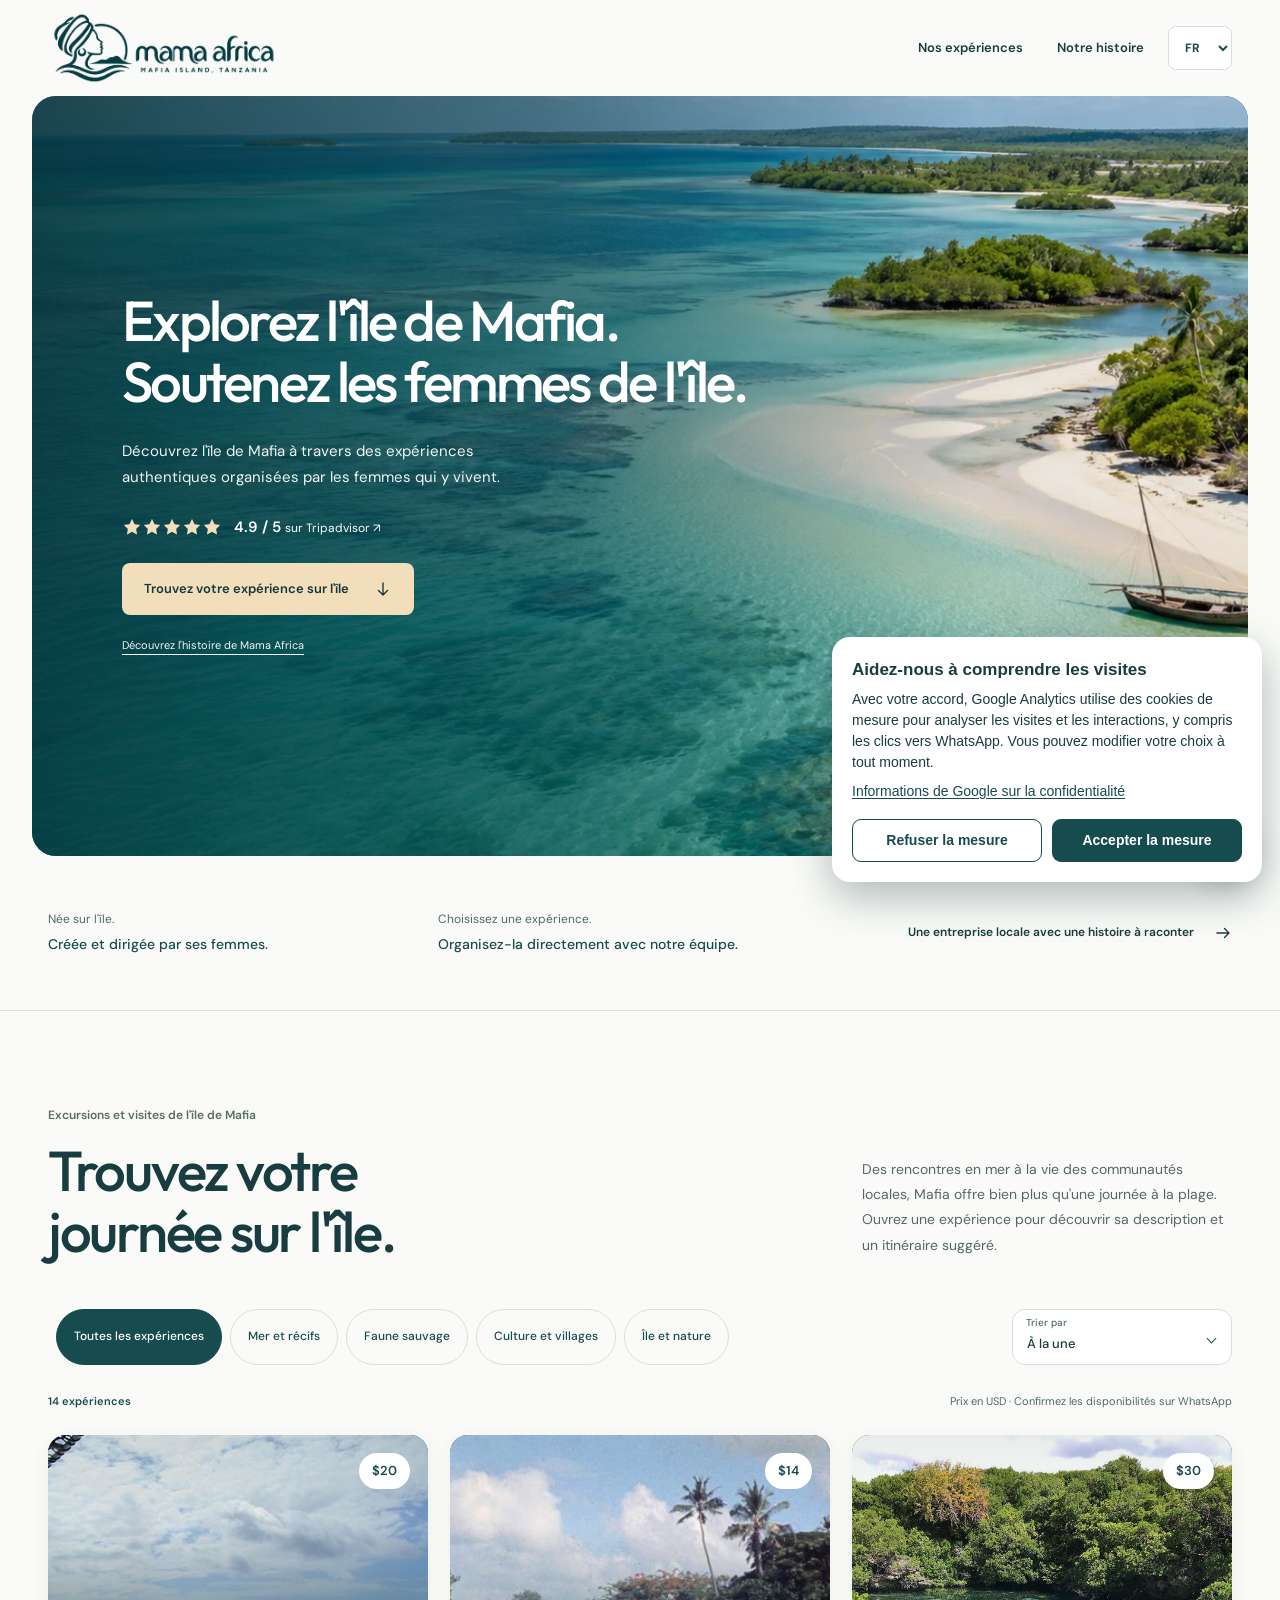
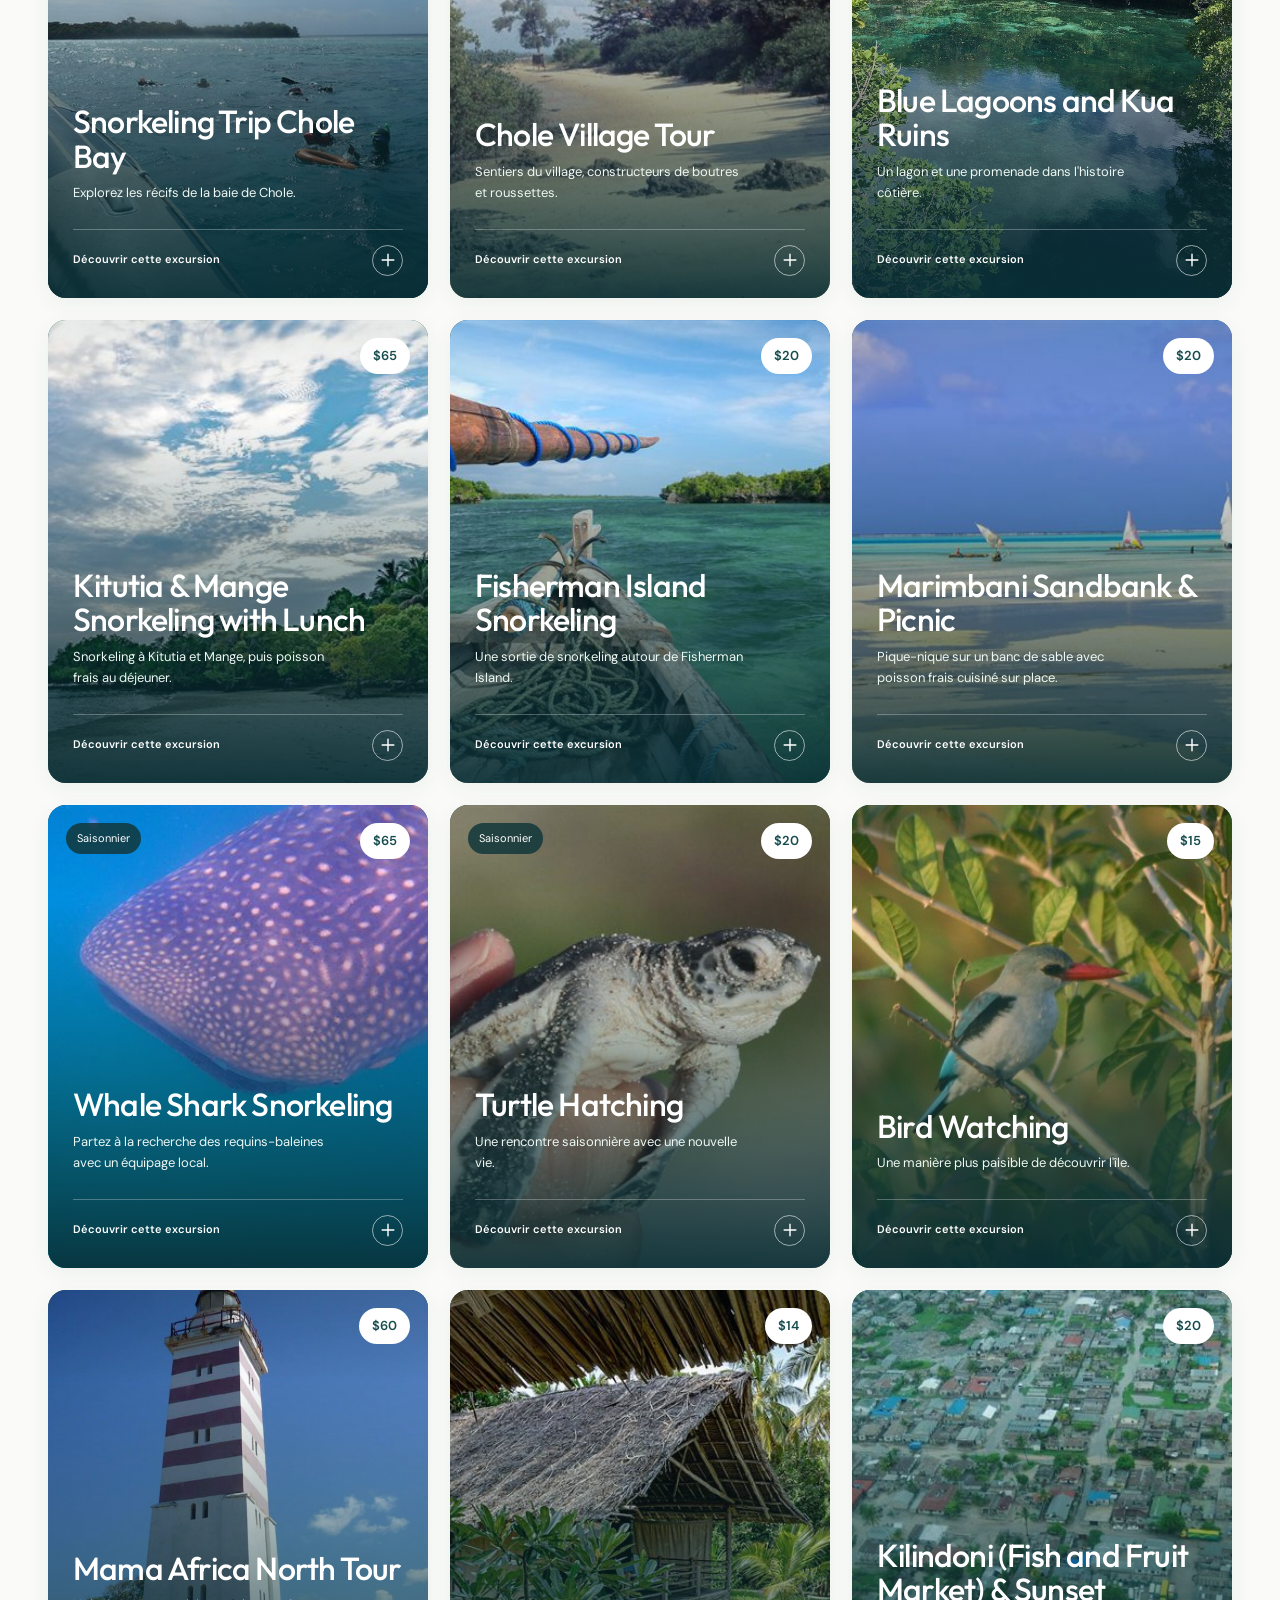
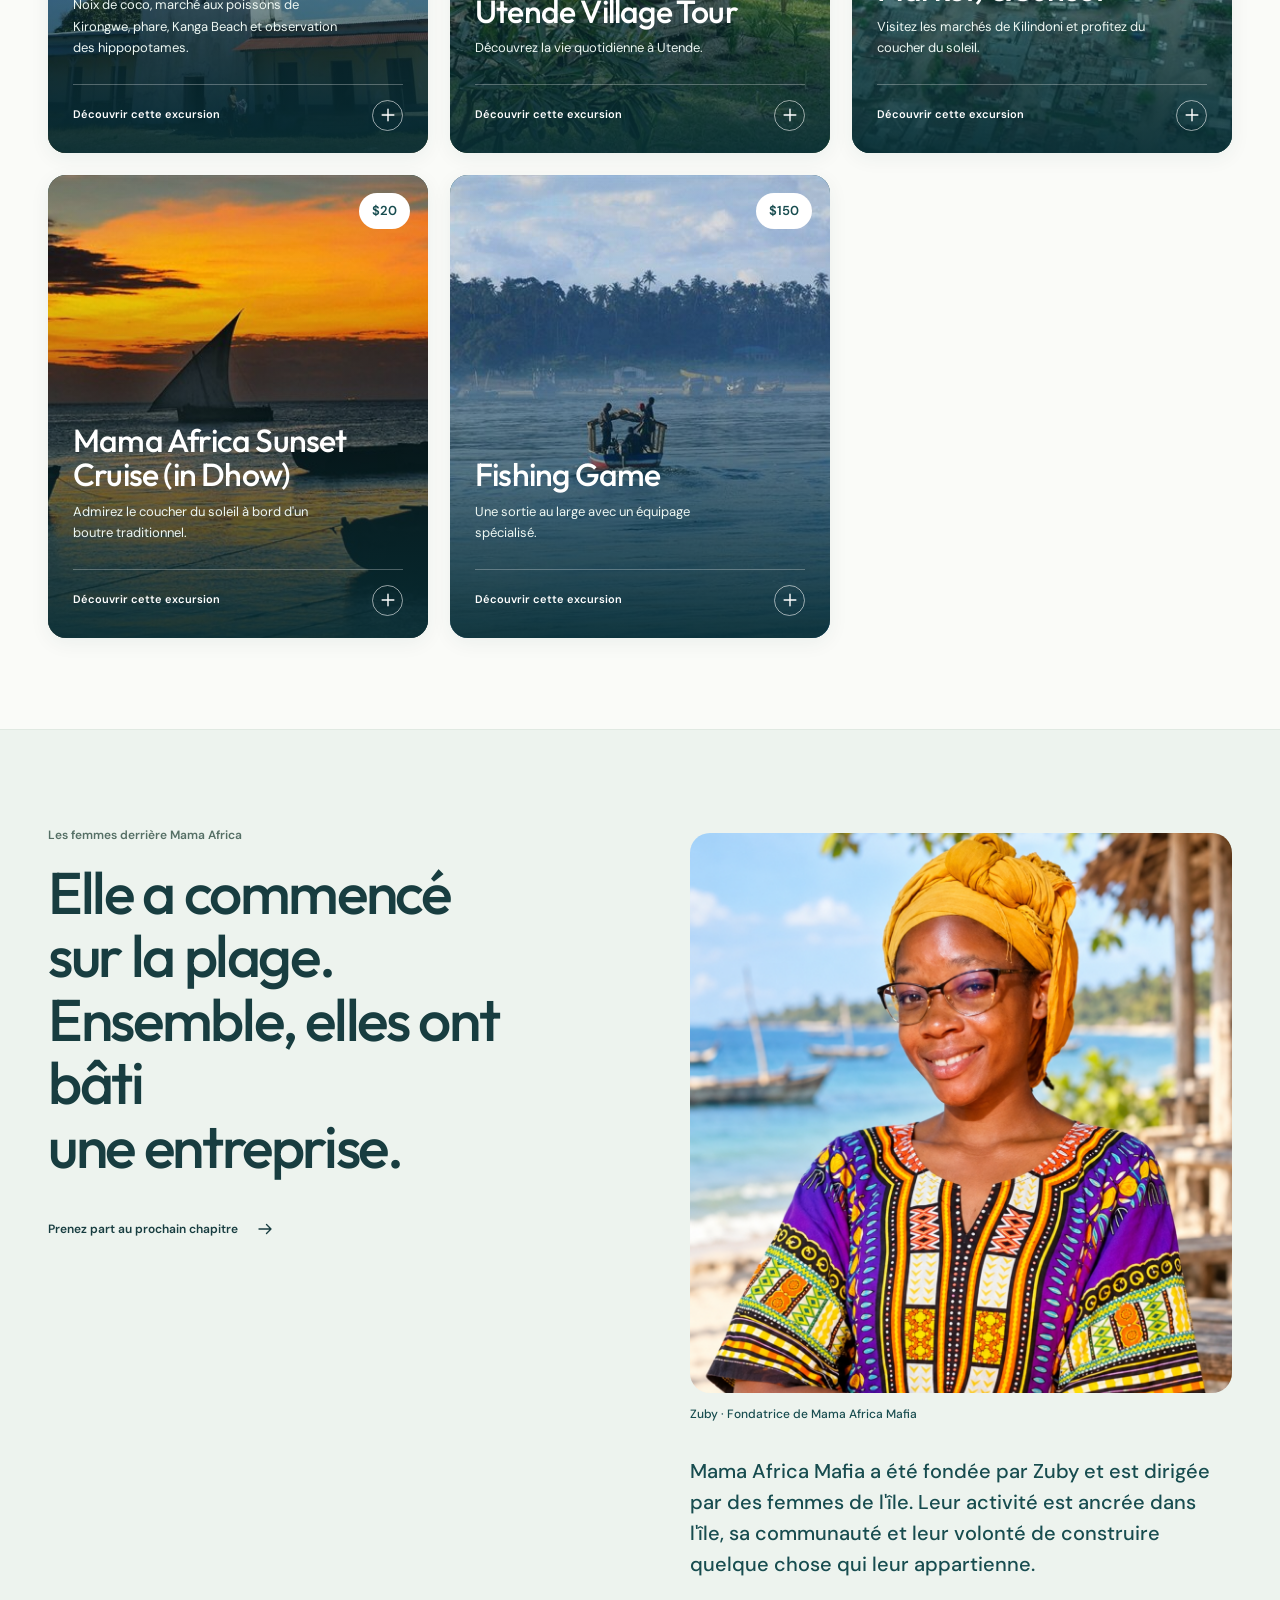
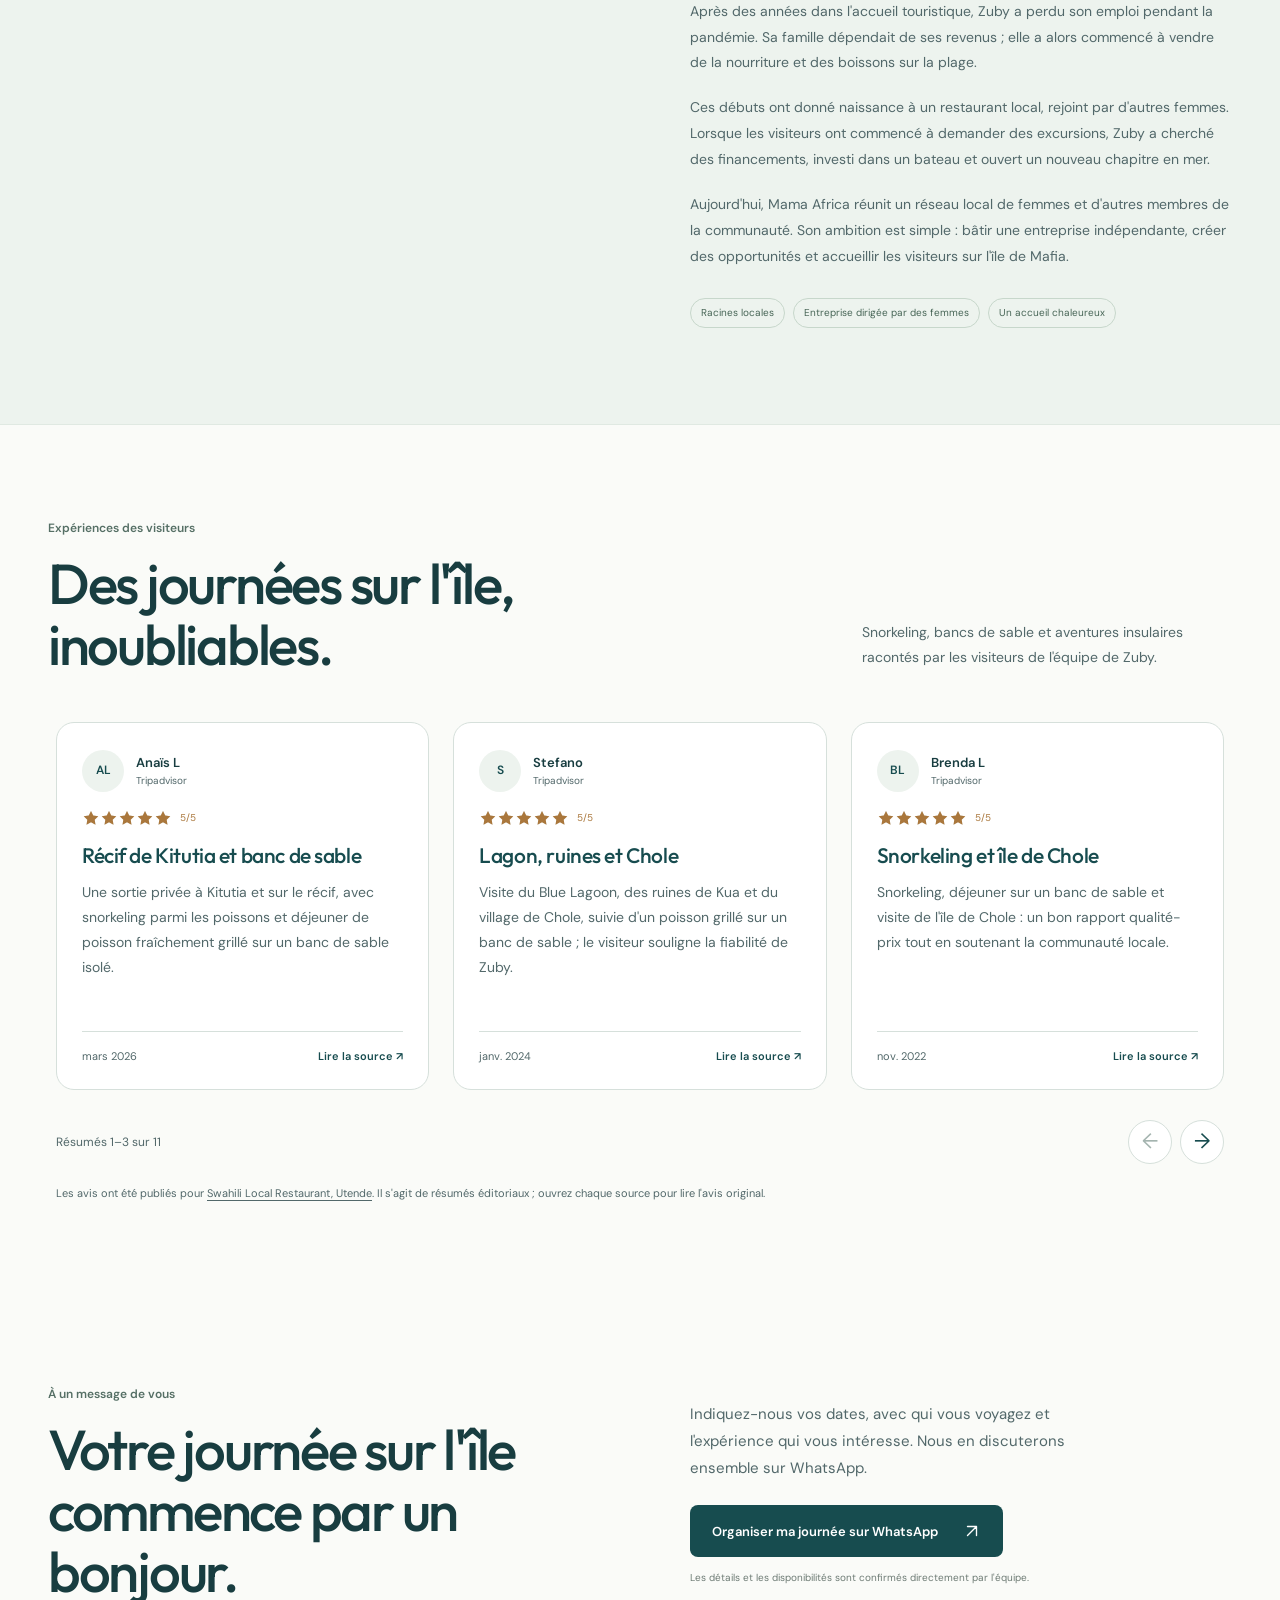
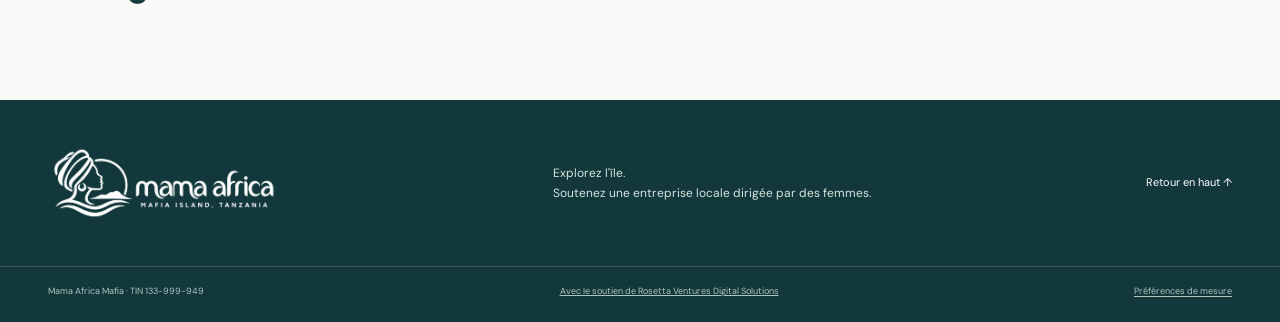
<file: fr/index.html>
<!doctype html>
<html lang="fr">
<head>
  <meta charset="utf-8">
  <meta name="viewport" content="width=device-width, initial-scale=1">
  <meta name="theme-color" content="#174c4f">
  <meta name="description" content="Découvrez les excursions sur l&#39;île de Mafia avec une équipe locale dirigée par des femmes : snorkeling, bancs de sable, villages et nature. Vérifiez les disponibilités sur WhatsApp.">
  <link rel="canonical" href="https://mamaafricamafia.com/fr/">
  <link rel="alternate" hreflang="en" href="https://mamaafricamafia.com/">
  <link rel="alternate" hreflang="it" href="https://mamaafricamafia.com/it/">
  <link rel="alternate" hreflang="fr" href="https://mamaafricamafia.com/fr/">
  <link rel="alternate" hreflang="de" href="https://mamaafricamafia.com/de/">
  <link rel="alternate" hreflang="x-default" href="https://mamaafricamafia.com/">
  <meta property="og:type" content="website">
  <meta property="og:locale" content="fr_FR">
  <meta property="og:site_name" content="Mama Africa Mafia">
  <meta property="og:title" content="Excursions sur l&#39;île de Mafia | Mama Africa Mafia">
  <meta property="og:description" content="Découvrez les excursions sur l&#39;île de Mafia avec une équipe locale dirigée par des femmes : snorkeling, bancs de sable, villages et nature. Vérifiez les disponibilités sur WhatsApp.">
  <meta property="og:url" content="https://mamaafricamafia.com/fr/">
  <meta property="og:image" content="https://mamaafricamafia.com/landing-v2/assets/preview-v2/hero-1680.webp">
  <meta property="og:image:alt" content="Mafia Island coast">
  <meta name="twitter:card" content="summary_large_image">
  <meta name="twitter:title" content="Excursions sur l&#39;île de Mafia | Mama Africa Mafia">
  <meta name="twitter:description" content="Découvrez les excursions sur l&#39;île de Mafia avec une équipe locale dirigée par des femmes : snorkeling, bancs de sable, villages et nature. Vérifiez les disponibilités sur WhatsApp.">
  <meta name="twitter:image" content="https://mamaafricamafia.com/landing-v2/assets/preview-v2/hero-1680.webp">
  <script type="application/ld+json">{"@context":"https://schema.org","@type":"Organization","name":"Mama Africa Mafia","url":"https://mamaafricamafia.com/","logo":"https://mamaafricamafia.com/landing-v2/assets/preview-v2/mama-africa-logo-v3.png","description":"Mafia Island excursions organized by a locally run, women-led team."}</script>
  <title>Excursions sur l&#39;île de Mafia | Mama Africa Mafia</title>
  <link rel="preconnect" href="https://fonts.googleapis.com">
  <link rel="preconnect" href="https://fonts.gstatic.com" crossorigin>
  <link rel="stylesheet" href="../landing-v2/preview-v2.css?v=20261024-i18n1">
  <link rel="stylesheet" href="../analytics-consent.css?v=20261027a">
  <script src="../landing-v2/preview-v2-data.js?v=20261020-tourcontent1" defer></script>
  <script src="../landing-v2/preview-v2-tour-translations.js?v=20261024-i18n1" defer></script>
  <script src="../landing-v2/preview-v2-i18n.js?v=20261027-seo1" defer></script>
  <script src="../landing-v2/preview-v2.js?v=20261025-root1" defer></script>
  <script src="../landing-v2/preview-v2-hero.js?v=20261015" defer></script>
  <script src="../landing-v2/preview-v2-reviews.js?v=20261024-i18n1" defer></script>
  <script src="../landing-v2/preview-v2-whatsapp.js?v=20261014-oval2" defer></script>
  <script src="../analytics-consent.js?v=20261027a" defer></script>
</head>
<body>
  <a class="skip-link" href="#main">Aller au contenu</a>
  <header class="header wrap">
    <a class="brand" href="#top" aria-label="Accueil Mama Africa Mafia">
      <img class="brand-logo" src="../landing-v2/assets/preview-v2/mama-africa-logo-v3.png" width="2018" height="779" alt="Mama Africa — île de Mafia, Tanzanie" decoding="async">
    </a>
    <div class="header-actions">
      <nav aria-label="Navigation principale">
        <a href="#experiences">Nos expériences</a>
        <a href="#story">Notre histoire</a>
      </nav>
      <label class="language-picker"><span class="visually-hidden">Langue</span><select id="site-language" aria-label="Langue"><option value="en">EN</option><option value="it">IT</option><option value="fr">FR</option><option value="de">DE</option></select></label>
    </div>
  </header>

  <main id="main">
    <section class="hero" id="top" aria-labelledby="hero-title">
      <div class="hero-media is-paused" aria-hidden="true">
        <img class="hero-image is-active" src="../landing-v2/assets/preview-v2/hero-1680.webp" srcset="../landing-v2/assets/preview-v2/hero-960.webp 960w, ../landing-v2/assets/preview-v2/hero-1680.webp 1672w" sizes="(max-width: 760px) 100vw, calc(100vw - 64px)" alt="" width="1672" height="941" fetchpriority="high">
        <img class="hero-image" src="../landing-v2/assets/preview-v2/sandbank-1080.webp" srcset="../landing-v2/assets/preview-v2/sandbank-640.webp 640w, ../landing-v2/assets/preview-v2/sandbank-1080.webp 1080w" sizes="(max-width: 760px) 100vw, calc(100vw - 64px)" alt="" width="1080" height="810" fetchpriority="low" decoding="async">
        <img class="hero-image" src="../landing-v2/assets/preview-v2/lagoon-1080.webp" srcset="../landing-v2/assets/preview-v2/lagoon-640.webp 640w, ../landing-v2/assets/preview-v2/lagoon-1080.webp 1080w" sizes="(max-width: 760px) 100vw, calc(100vw - 64px)" alt="" width="1080" height="810" fetchpriority="low" decoding="async">
        <img class="hero-image" src="../landing-v2/assets/preview-v2/sunset-1080.webp" srcset="../landing-v2/assets/preview-v2/sunset-640.webp 640w, ../landing-v2/assets/preview-v2/sunset-1080.webp 1080w" sizes="(max-width: 760px) 100vw, calc(100vw - 64px)" alt="" width="1080" height="810" fetchpriority="low" decoding="async">
      </div>
      <div class="hero-shade" aria-hidden="true"></div>
      <div class="hero-copy">
        <h1 id="hero-title"><span>Explorez l'île de Mafia.</span><span>Soutenez les femmes de l'île.</span></h1>
        <p class="hero-description">Découvrez l'île de Mafia à travers des expériences authentiques organisées par les femmes qui y vivent.</p>
        <a class="hero-rating" href="https://www.tripadvisor.co.za/Restaurant_Review-g12858825-d23590982-Reviews-Swahili_Local_Restaurants-Utende_Mafia_Island_Pwani_Region.html" target="_blank" rel="noopener noreferrer" aria-label="Swahili Local Restaurants sur Tripadvisor, note de 4,9 sur 5"><svg viewBox="0 0 120 24" width="100" height="20" aria-hidden="true"><defs><clipPath id="hero-rating-fill"><rect width="117.6" height="24"></rect></clipPath><path id="hero-rating-star" d="m12 2.5 3 6.1 6.7 1-4.8 4.7 1.1 6.7-6-3.2L6 21l1.1-6.7-4.8-4.7 6.7-1Z"></path></defs><g fill="currentColor" opacity=".3"><use href="#hero-rating-star"></use><use href="#hero-rating-star" x="24"></use><use href="#hero-rating-star" x="48"></use><use href="#hero-rating-star" x="72"></use><use href="#hero-rating-star" x="96"></use></g><g fill="currentColor" clip-path="url(#hero-rating-fill)"><use href="#hero-rating-star"></use><use href="#hero-rating-star" x="24"></use><use href="#hero-rating-star" x="48"></use><use href="#hero-rating-star" x="72"></use><use href="#hero-rating-star" x="96"></use></g></svg><span><strong>4.9 / 5 <span>sur Tripadvisor ↗</span></strong></span></a>
        <div class="hero-actions">
          <a class="button button-sand" href="#experiences">Trouvez votre expérience sur l'île <svg width="18" height="18" viewBox="0 0 24 24" fill="none" aria-hidden="true"><path d="M12 4v16m-6-6 6 6 6-6" stroke="currentColor" stroke-width="1.8" stroke-linecap="round" stroke-linejoin="round"></path></svg></a>
          <a class="hero-story-link" href="#story">Découvrez l'histoire de Mama Africa</a>
        </div>
      </div>
      <span class="hero-location"><svg width="15" height="18" viewBox="0 0 20 24" fill="none" aria-hidden="true"><path d="M18 10c0 6-8 12-8 12S2 16 2 10a8 8 0 1 1 16 0Z" stroke="currentColor" stroke-width="1.5"></path><circle cx="10" cy="10" r="2.5" stroke="currentColor" stroke-width="1.5"></circle></svg>Île de Mafia, Tanzanie</span>
    </section>

    <div class="local-note wrap" aria-label="Notre approche">
      <p>Née sur l'île.<br><strong>Créée et dirigée par ses femmes.</strong></p>
      <p>Choisissez une expérience.<br><strong>Organisez-la directement avec notre équipe.</strong></p>
      <a href="#story">Une entreprise locale avec une histoire à raconter <svg width="18" height="18" viewBox="0 0 24 24" fill="none" aria-hidden="true"><path d="M4 12h16m-6-6 6 6-6 6" stroke="currentColor" stroke-width="1.8" stroke-linecap="round" stroke-linejoin="round"></path></svg></a>
    </div>

    <section class="experiences wrap" id="experiences" aria-labelledby="experiences-title">
      <div class="section-heading">
        <div><p class="section-label">Excursions et visites de l'île de Mafia</p><h2 id="experiences-title">Trouvez votre<br>journée sur l'île.</h2></div>
        <p>Des rencontres en mer à la vie des communautés locales, Mafia offre bien plus qu'une journée à la plage. Ouvrez une expérience pour découvrir sa description et un itinéraire suggéré.</p>
      </div>
      <div class="tour-toolbar">
        <div class="tour-filters" id="tour-filters" role="group" aria-label="Filtrer les expériences">
          <button class="filter-pill" type="button" data-tour-filter="all" aria-pressed="true" aria-controls="tour-list">Toutes les expériences</button>
          <button class="filter-pill" type="button" data-tour-filter="ocean" aria-pressed="false" aria-controls="tour-list">Mer et récifs</button>
          <button class="filter-pill" type="button" data-tour-filter="wildlife" aria-pressed="false" aria-controls="tour-list">Faune sauvage</button>
          <button class="filter-pill" type="button" data-tour-filter="culture" aria-pressed="false" aria-controls="tour-list">Culture et villages</button>
          <button class="filter-pill" type="button" data-tour-filter="nature" aria-pressed="false" aria-controls="tour-list">Île et nature</button>
        </div>
        <label class="tour-sort" for="tour-sort"><span>Trier par</span><select id="tour-sort" aria-controls="tour-list"><option value="featured">À la une</option><option value="price-asc">Prix : croissant</option><option value="price-desc">Prix : décroissant</option></select></label>
      </div>
      <div class="tour-results-meta"><p id="tour-count" role="status" aria-live="polite" aria-atomic="true">14 expériences</p><p class="preview-pricing-note">Prix en USD · Confirmez les disponibilités sur WhatsApp</p></div>
      <div class="tour-grid" id="tour-list"><article class="tour-card" id="tour-snorkelling" aria-labelledby="title-snorkelling">
      <div class="tour-cover">
        <img src="../landing-v2/assets/preview-v2/snorkelling-1080.webp" srcset="../landing-v2/assets/preview-v2/snorkelling-640.webp 640w, ../landing-v2/assets/preview-v2/snorkelling-1080.webp 1080w" sizes="(max-width:760px) calc(100vw - 40px), calc((100vw - 140px) / 3)" alt="Image illustrative pour Snorkeling Trip Chole Bay" width="1448" height="1086" loading="lazy">
        <span class="tour-price">$20</span>
        
        <div class="tour-cover-copy"><h3 id="title-snorkelling">Snorkeling Trip Chole Bay</h3><p>Explorez les récifs de la baie de Chole.</p><span class="tour-cover-action">Découvrir cette excursion <span class="tour-plus"><svg width="20" height="20" viewBox="0 0 24 24" fill="none" aria-hidden="true"><path d="M5 12h14M12 5v14" stroke="currentColor" stroke-width="1.7" stroke-linecap="round"></path></svg></span></span></div>
        <button class="tour-toggle" type="button" data-card-toggle="" aria-expanded="false" aria-controls="content-snorkelling" aria-label="Ouvrir les détails de Snorkeling Trip Chole Bay"></button>
      </div>
      <div class="tour-content" id="content-snorkelling" hidden="">
        <button type="button" class="panel-toggle" id="about-button-snorkelling" data-panel-toggle="about" aria-expanded="true" aria-controls="about-snorkelling">À propos de cette excursion <svg width="18" height="18" viewBox="0 0 24 24" fill="none" aria-hidden="true"><path d="m6 9 6 6 6-6" stroke="currentColor" stroke-width="1.7" stroke-linecap="round" stroke-linejoin="round"></path></svg></button>
        <div class="tour-panel" id="about-snorkelling" role="region" aria-labelledby="about-button-snorkelling"><p>Découvrez les fonds marins de la baie de Chole lors d'une sortie de snorkeling guidée parmi certains des récifs coralliens les plus fascinants de l'île de Mafia.

Explorez trois sites différents, chacun offrant ses formations coralliennes, ses poissons tropicaux colorés et une grande diversité de vie marine.

L'excursion est organisée en fonction des marées pour profiter de bonnes conditions de visibilité et de snorkeling. Entre les arrêts, détendez-vous à bord avec des fruits frais, de l'eau et des en-cas tout en admirant la baie.</p></div>
        <button type="button" class="panel-toggle" id="steps-button-snorkelling" data-panel-toggle="steps" aria-expanded="false" aria-controls="steps-snorkelling">Votre journée, étape par étape <svg width="18" height="18" viewBox="0 0 24 24" fill="none" aria-hidden="true"><path d="m6 9 6 6 6-6" stroke="currentColor" stroke-width="1.7" stroke-linecap="round" stroke-linejoin="round"></path></svg></button>
        <div class="tour-panel steps-panel" id="steps-snorkelling" role="region" aria-labelledby="steps-button-snorkelling" hidden="">
          <p class="itinerary-label">Un programme suggéré en mer</p>
          <ol class="tour-steps"><li><h4>Rendez-vous au Swahili Local Restaurant</h4><p>Rencontrez vos guides, recevez votre équipement et vérifiez qu'il est confortable. Vous pouvez aussi utiliser le vôtre.</p></li><li><h4>Embarquement et présentation</h4><p>Rejoignez la plage, montez à bord et rencontrez le capitaine et les guides locaux.</p></li><li><h4>Premier arrêt snorkeling</h4><p>Commencez à explorer un site de la baie de Chole, comme Big Rock, Small Rock ou Coral Garden, selon les conditions de mer.</p></li><li><h4>Deuxième arrêt snorkeling</h4><p>Rejoignez un autre récif en bateau et découvrez d'autres habitats marins et poissons tropicaux.</p></li><li><h4>Troisième arrêt snorkeling</h4><p>Profitez d'une dernière session et d'autres occasions d'observer la vie sous-marine.</p></li><li><h4>Retour à la plage</h4><p>Détendez-vous pendant le trajet en bateau vers le point de départ.</p></li></ol>
        </div>
        <p class="planning-note">Confirmez l'équipement de snorkeling, les conditions de mer et les éventuels frais du parc.</p>
        <a class="button button-teal tour-book" href="https://wa.me/255692844498?text=Bonjour%20Mama%20Africa%20!%20Je%20souhaite%20r%C3%A9server%20l'exp%C3%A9rience%20Snorkeling%20Trip%20Chole%20Bay.%20Pouvez-vous%20m'indiquer%20les%20disponibilit%C3%A9s%2C%20l'itin%C3%A9raire%20d%C3%A9finitif%20et%20le%20prix%20%3F" target="_blank" rel="noopener noreferrer" aria-label="Réserver Snorkeling Trip Chole Bay sur WhatsApp">Réserver <svg width="18" height="18" viewBox="0 0 24 24" fill="none" aria-hidden="true"><path d="M6 18 18 6M6 6h12v12" stroke="currentColor" stroke-width="1.8" stroke-linecap="round" stroke-linejoin="round"></path></svg></a>
        <span class="booking-hint">Poursuivre la conversation sur WhatsApp</span>
      </div>
    </article><article class="tour-card" id="tour-chole" aria-labelledby="title-chole">
      <div class="tour-cover">
        <img src="../landing-v2/assets/preview-v2/village-1080.webp" srcset="../landing-v2/assets/preview-v2/village-640.webp 640w, ../landing-v2/assets/preview-v2/village-1080.webp 1080w" sizes="(max-width:760px) calc(100vw - 40px), calc((100vw - 140px) / 3)" alt="Image illustrative pour Chole Village Tour" width="1448" height="1086" loading="lazy">
        <span class="tour-price">$14</span>
        
        <div class="tour-cover-copy"><h3 id="title-chole">Chole Village Tour</h3><p>Sentiers du village, constructeurs de boutres et roussettes.</p><span class="tour-cover-action">Découvrir cette excursion <span class="tour-plus"><svg width="20" height="20" viewBox="0 0 24 24" fill="none" aria-hidden="true"><path d="M5 12h14M12 5v14" stroke="currentColor" stroke-width="1.7" stroke-linecap="round"></path></svg></span></span></div>
        <button class="tour-toggle" type="button" data-card-toggle="" aria-expanded="false" aria-controls="content-chole" aria-label="Ouvrir les détails de Chole Village Tour"></button>
      </div>
      <div class="tour-content" id="content-chole" hidden="">
        <button type="button" class="panel-toggle" id="about-button-chole" data-panel-toggle="about" aria-expanded="true" aria-controls="about-chole">À propos de cette excursion <svg width="18" height="18" viewBox="0 0 24 24" fill="none" aria-hidden="true"><path d="m6 9 6 6 6-6" stroke="currentColor" stroke-width="1.7" stroke-linecap="round" stroke-linejoin="round"></path></svg></button>
        <div class="tour-panel" id="about-chole" role="region" aria-labelledby="about-button-chole"><p>Découvrez la vie insulaire authentique de Chole, un paisible village tropical au large de l'île de Mafia.

Parcourez ses ruelles, rencontrez les habitants et découvrez les traditions qui façonnent cette petite communauté depuis des générations.

Observez les grandes roussettes, explorez les ruines historiques et découvrez des activités locales comme la culture des algues et la construction traditionnelle de bateaux en bois.

Une occasion de rencontrer les habitants de Chole et de découvrir une autre facette de Mafia, au-delà de ses plages.</p></div>
        <button type="button" class="panel-toggle" id="steps-button-chole" data-panel-toggle="steps" aria-expanded="false" aria-controls="steps-chole">Votre journée, étape par étape <svg width="18" height="18" viewBox="0 0 24 24" fill="none" aria-hidden="true"><path d="m6 9 6 6 6-6" stroke="currentColor" stroke-width="1.7" stroke-linecap="round" stroke-linejoin="round"></path></svg></button>
        <div class="tour-panel steps-panel" id="steps-chole" role="region" aria-labelledby="steps-button-chole" hidden="">
          <p class="itinerary-label">Un programme suggéré en mer</p>
          <ol class="tour-steps"><li><h4>Départ de la plage d'Utende</h4><p>Montez dans un bateau traditionnel pour une traversée panoramique vers Chole.</p></li><li><h4>Promenade dans le village</h4><p>Explorez le village à pied avec un guide local et découvrez la vie quotidienne et les traditions de la communauté.</p></li><li><h4>Observation des roussettes</h4><p>Visitez les zones où vivent ces grandes chauves-souris frugivores et observez-les dans leur milieu naturel.</p></li><li><h4>Ruines historiques</h4><p>Découvrez les vestiges du passé de Chole et son patrimoine culturel.</p></li><li><h4>Traditions de la culture des algues</h4><p>Découvrez comment les femmes de l'île récoltent, sèchent et transforment les algues en produits comme le savon et le shampoing, lorsque ces activités ont lieu.</p></li><li><h4>Construction traditionnelle des boutres</h4><p>Visitez les chantiers locaux et découvrez comment les artisans construisent les boutres en bois.</p></li><li><h4>Retour à la plage d'Utende</h4><p>Reprenez le bateau pour retourner sur l'île de Mafia.</p></li></ol>
        </div>
        <p class="planning-note">Les activités artisanales et les observations varient. Demandez la permission avant de photographier les habitants.</p>
        <a class="button button-teal tour-book" href="https://wa.me/255692844498?text=Bonjour%20Mama%20Africa%20!%20Je%20souhaite%20r%C3%A9server%20l'exp%C3%A9rience%20Chole%20Village%20Tour.%20Pouvez-vous%20m'indiquer%20les%20disponibilit%C3%A9s%2C%20l'itin%C3%A9raire%20d%C3%A9finitif%20et%20le%20prix%20%3F" target="_blank" rel="noopener noreferrer" aria-label="Réserver Chole Village Tour sur WhatsApp">Réserver <svg width="18" height="18" viewBox="0 0 24 24" fill="none" aria-hidden="true"><path d="M6 18 18 6M6 6h12v12" stroke="currentColor" stroke-width="1.8" stroke-linecap="round" stroke-linejoin="round"></path></svg></a>
        <span class="booking-hint">Poursuivre la conversation sur WhatsApp</span>
      </div>
    </article><article class="tour-card" id="tour-blue-lagoons-kua" aria-labelledby="title-blue-lagoons-kua">
      <div class="tour-cover">
        <img src="../landing-v2/assets/preview-v2/lagoon-1080.webp" srcset="../landing-v2/assets/preview-v2/lagoon-640.webp 640w, ../landing-v2/assets/preview-v2/lagoon-1080.webp 1080w" sizes="(max-width:760px) calc(100vw - 40px), calc((100vw - 140px) / 3)" alt="Image illustrative pour Blue Lagoons and Kua Ruins" width="1448" height="1086" loading="lazy">
        <span class="tour-price">$30</span>
        
        <div class="tour-cover-copy"><h3 id="title-blue-lagoons-kua">Blue Lagoons and Kua Ruins</h3><p>Un lagon et une promenade dans l'histoire côtière.</p><span class="tour-cover-action">Découvrir cette excursion <span class="tour-plus"><svg width="20" height="20" viewBox="0 0 24 24" fill="none" aria-hidden="true"><path d="M5 12h14M12 5v14" stroke="currentColor" stroke-width="1.7" stroke-linecap="round"></path></svg></span></span></div>
        <button class="tour-toggle" type="button" data-card-toggle="" aria-expanded="false" aria-controls="content-blue-lagoons-kua" aria-label="Ouvrir les détails de Blue Lagoons and Kua Ruins"></button>
      </div>
      <div class="tour-content" id="content-blue-lagoons-kua" hidden="">
        <button type="button" class="panel-toggle" id="about-button-blue-lagoons-kua" data-panel-toggle="about" aria-expanded="true" aria-controls="about-blue-lagoons-kua">À propos de cette excursion <svg width="18" height="18" viewBox="0 0 24 24" fill="none" aria-hidden="true"><path d="m6 9 6 6 6-6" stroke="currentColor" stroke-width="1.7" stroke-linecap="round" stroke-linejoin="round"></path></svg></button>
        <div class="tour-panel" id="about-blue-lagoons-kua" role="region" aria-labelledby="about-button-blue-lagoons-kua"><p>Vivez une excursion mêlant histoire, nature et aventure aux anciennes ruines de Kua et au spectaculaire Blue Lagoon sur l'île de Juani.

Commencez par les vestiges d'un établissement swahili, où les anciennes constructions en pierre et les mosquées racontent le riche passé culturel de l'île.

Poursuivez en bateau dans de paisibles chenaux de mangrove jusqu'au Blue Lagoon, un bassin naturel isolé entouré de végétation tropicale.

Nagez dans ses eaux calmes, admirez le paysage et observez les étonnantes méduses retournées qui vivent dans le lagon.

Un voyage parmi les sites naturels et historiques les plus remarquables de l'archipel de Mafia.</p></div>
        <button type="button" class="panel-toggle" id="steps-button-blue-lagoons-kua" data-panel-toggle="steps" aria-expanded="false" aria-controls="steps-blue-lagoons-kua">Votre journée, étape par étape <svg width="18" height="18" viewBox="0 0 24 24" fill="none" aria-hidden="true"><path d="m6 9 6 6 6-6" stroke="currentColor" stroke-width="1.7" stroke-linecap="round" stroke-linejoin="round"></path></svg></button>
        <div class="tour-panel steps-panel" id="steps-blue-lagoons-kua" role="region" aria-labelledby="steps-button-blue-lagoons-kua" hidden="">
          <p class="itinerary-label">Un programme suggéré en mer</p>
          <ol class="tour-steps"><li><h4>Départ de la plage d'Utende</h4><p>Montez à bord et partez vers l'île de Juani.</p></li><li><h4>Découverte des ruines de Kua</h4><p>Promenez-vous parmi les vestiges en pierre et les anciennes mosquées et découvrez l'histoire culturelle et commerciale du site.</p></li><li><h4>Traversée des mangroves</h4><p>Naviguez dans un chenal naturel bordé de mangroves en gardant un œil sur la faune locale.</p></li><li><h4>Arrivée au Blue Lagoon</h4><p>Découvrez le lagon naturel caché parmi les mangroves.</p></li><li><h4>Baignade et exploration du lagon</h4><p>Profitez de l'eau calme et observez les méduses retournées sans les toucher ni les déranger.</p></li><li><h4>Retour en bateau</h4><p>Retraversez les chenaux de mangrove et revenez à la plage d'Utende.</p></li></ol>
        </div>
        <p class="planning-note">Confirmez l'itinéraire, la marée, l'accès, le transport en bateau et les éventuels frais d'entrée ou du parc.</p>
        <a class="button button-teal tour-book" href="https://wa.me/255692844498?text=Bonjour%20Mama%20Africa%20!%20Je%20souhaite%20r%C3%A9server%20l'exp%C3%A9rience%20Blue%20Lagoons%20and%20Kua%20Ruins.%20Pouvez-vous%20m'indiquer%20les%20disponibilit%C3%A9s%2C%20l'itin%C3%A9raire%20d%C3%A9finitif%20et%20le%20prix%20%3F" target="_blank" rel="noopener noreferrer" aria-label="Réserver Blue Lagoons and Kua Ruins sur WhatsApp">Réserver <svg width="18" height="18" viewBox="0 0 24 24" fill="none" aria-hidden="true"><path d="M6 18 18 6M6 6h12v12" stroke="currentColor" stroke-width="1.8" stroke-linecap="round" stroke-linejoin="round"></path></svg></a>
        <span class="booking-hint">Poursuivre la conversation sur WhatsApp</span>
      </div>
    </article><article class="tour-card" id="tour-kitutia-mange-snorkeling" aria-labelledby="title-kitutia-mange-snorkeling">
      <div class="tour-cover">
        <img src="../landing-v2/assets/preview-v2/snorkelling-1080.webp" srcset="../landing-v2/assets/preview-v2/snorkelling-640.webp 640w, ../landing-v2/assets/preview-v2/snorkelling-1080.webp 1080w" sizes="(max-width:760px) calc(100vw - 40px), calc((100vw - 140px) / 3)" alt="Image illustrative pour Kitutia &amp; Mange Snorkeling with Lunch" width="1448" height="1086" loading="lazy">
        <span class="tour-price">$65</span>
        
        <div class="tour-cover-copy"><h3 id="title-kitutia-mange-snorkeling">Kitutia &amp; Mange Snorkeling with Lunch</h3><p>Snorkeling à Kitutia et Mange, puis poisson frais au déjeuner.</p><span class="tour-cover-action">Découvrir cette excursion <span class="tour-plus"><svg width="20" height="20" viewBox="0 0 24 24" fill="none" aria-hidden="true"><path d="M5 12h14M12 5v14" stroke="currentColor" stroke-width="1.7" stroke-linecap="round"></path></svg></span></span></div>
        <button class="tour-toggle" type="button" data-card-toggle="" aria-expanded="false" aria-controls="content-kitutia-mange-snorkeling" aria-label="Ouvrir les détails de Kitutia &amp; Mange Snorkeling with Lunch"></button>
      </div>
      <div class="tour-content" id="content-kitutia-mange-snorkeling" hidden="">
        <button type="button" class="panel-toggle" id="about-button-kitutia-mange-snorkeling" data-panel-toggle="about" aria-expanded="true" aria-controls="about-kitutia-mange-snorkeling">À propos de cette excursion <svg width="18" height="18" viewBox="0 0 24 24" fill="none" aria-hidden="true"><path d="m6 9 6 6 6-6" stroke="currentColor" stroke-width="1.7" stroke-linecap="round" stroke-linejoin="round"></path></svg></button>
        <div class="tour-panel" id="about-kitutia-mange-snorkeling" role="region" aria-labelledby="about-button-kitutia-mange-snorkeling"><p>Explorez deux des plus beaux sites de snorkeling au large de Mafia : les récifs de Kitutia et de Mange.

Découvrez des coraux éclatants, de grands bancs de poissons tropicaux et l'extraordinaire biodiversité de l'océan.

Kitutia offre une expérience de snorkeling particulièrement riche, avec de nombreuses espèces marines et parfois des animaux océaniques plus grands.

Après le premier récif, poursuivez vers le banc de sable de Mange, où vos guides prépareront un espace ombragé et un déjeuner fraîchement grillé.

Profitez du sable blanc, des eaux turquoise et d'une seconde session de snorkeling autour du récif de Mange avant de rentrer.</p></div>
        <button type="button" class="panel-toggle" id="steps-button-kitutia-mange-snorkeling" data-panel-toggle="steps" aria-expanded="false" aria-controls="steps-kitutia-mange-snorkeling">Votre journée, étape par étape <svg width="18" height="18" viewBox="0 0 24 24" fill="none" aria-hidden="true"><path d="m6 9 6 6 6-6" stroke="currentColor" stroke-width="1.7" stroke-linecap="round" stroke-linejoin="round"></path></svg></button>
        <div class="tour-panel steps-panel" id="steps-kitutia-mange-snorkeling" role="region" aria-labelledby="steps-button-kitutia-mange-snorkeling" hidden="">
          <p class="itinerary-label">Un programme suggéré en mer</p>
          <ol class="tour-steps"><li><h4>Départ de la plage d'Utende</h4><p>Rencontrez vos guides et embarquez pour le récif de Kitutia.</p></li><li><h4>Snorkeling sur le récif de Kitutia</h4><p>Explorez les coraux, nagez parmi les poissons tropicaux et découvrez la biodiversité marine de ce site au large.</p></li><li><h4>Traversée vers Mange</h4><p>Poursuivez en bateau vers le récif de Mange et son banc de sable.</p></li><li><h4>Déjeuner grillé sur le banc de sable</h4><p>Détendez-vous sur le sable blanc pendant que vos guides préparent un espace ombragé et un déjeuner fraîchement cuisiné.</p></li><li><h4>Snorkeling sur le récif de Mange</h4><p>Profitez d'une seconde session parmi les coraux et la vie marine de Mange.</p></li><li><h4>Baignade et détente</h4><p>Prenez le temps de profiter des eaux claires et du calme du banc de sable.</p></li><li><h4>Retour à la plage d'Utende</h4><p>Reprenez le bateau pour l'île de Mafia.</p></li></ol>
        </div>
        <p class="planning-note">Confirmez le déjeuner, l'équipement, l'accès aux récifs et les éventuels frais du parc.</p>
        <a class="button button-teal tour-book" href="https://wa.me/255692844498?text=Bonjour%20Mama%20Africa%20!%20Je%20souhaite%20r%C3%A9server%20l'exp%C3%A9rience%20Kitutia%20%26%20Mange%20Snorkeling%20with%20Lunch.%20Pouvez-vous%20m'indiquer%20les%20disponibilit%C3%A9s%2C%20l'itin%C3%A9raire%20d%C3%A9finitif%20et%20le%20prix%20%3F" target="_blank" rel="noopener noreferrer" aria-label="Réserver Kitutia &amp; Mange Snorkeling with Lunch sur WhatsApp">Réserver <svg width="18" height="18" viewBox="0 0 24 24" fill="none" aria-hidden="true"><path d="M6 18 18 6M6 6h12v12" stroke="currentColor" stroke-width="1.8" stroke-linecap="round" stroke-linejoin="round"></path></svg></a>
        <span class="booking-hint">Poursuivre la conversation sur WhatsApp</span>
      </div>
    </article><article class="tour-card" id="tour-fisherman-island-snorkeling" aria-labelledby="title-fisherman-island-snorkeling">
      <div class="tour-cover">
        <img src="../landing-v2/assets/preview-v2/snorkelling-1080.webp" srcset="../landing-v2/assets/preview-v2/snorkelling-640.webp 640w, ../landing-v2/assets/preview-v2/snorkelling-1080.webp 1080w" sizes="(max-width:760px) calc(100vw - 40px), calc((100vw - 140px) / 3)" alt="Image illustrative pour Fisherman Island Snorkeling" width="1448" height="1086" loading="lazy">
        <span class="tour-price">$20</span>
        
        <div class="tour-cover-copy"><h3 id="title-fisherman-island-snorkeling">Fisherman Island Snorkeling</h3><p>Une sortie de snorkeling autour de Fisherman Island.</p><span class="tour-cover-action">Découvrir cette excursion <span class="tour-plus"><svg width="20" height="20" viewBox="0 0 24 24" fill="none" aria-hidden="true"><path d="M5 12h14M12 5v14" stroke="currentColor" stroke-width="1.7" stroke-linecap="round"></path></svg></span></span></div>
        <button class="tour-toggle" type="button" data-card-toggle="" aria-expanded="false" aria-controls="content-fisherman-island-snorkeling" aria-label="Ouvrir les détails de Fisherman Island Snorkeling"></button>
      </div>
      <div class="tour-content" id="content-fisherman-island-snorkeling" hidden="">
        <button type="button" class="panel-toggle" id="about-button-fisherman-island-snorkeling" data-panel-toggle="about" aria-expanded="true" aria-controls="about-fisherman-island-snorkeling">À propos de cette excursion <svg width="18" height="18" viewBox="0 0 24 24" fill="none" aria-hidden="true"><path d="m6 9 6 6 6-6" stroke="currentColor" stroke-width="1.7" stroke-linecap="round" stroke-linejoin="round"></path></svg></button>
        <div class="tour-panel" id="about-fisherman-island-snorkeling" role="region" aria-labelledby="about-button-fisherman-island-snorkeling"><p>Découvrez les traditions de pêche de l'île de Mafia tout en profitant d'une belle sortie de snorkeling dans la baie de Chole.

Rejoignez en bateau une petite île utilisée par les pêcheurs locaux comme base temporaire pendant leurs activités.

Découvrez leur mode de vie, observez l'endroit où ils se reposent et préparent leur travail, et explorez une facette de la culture maritime locale.

Après la visite, poursuivez avec une session de snorkeling guidée dans les eaux claires de la baie de Chole, où vivent poissons tropicaux colorés et autres espèces marines.

Une expérience qui associe culture locale, découverte de l'île et exploration sous-marine.</p></div>
        <button type="button" class="panel-toggle" id="steps-button-fisherman-island-snorkeling" data-panel-toggle="steps" aria-expanded="false" aria-controls="steps-fisherman-island-snorkeling">Votre journée, étape par étape <svg width="18" height="18" viewBox="0 0 24 24" fill="none" aria-hidden="true"><path d="m6 9 6 6 6-6" stroke="currentColor" stroke-width="1.7" stroke-linecap="round" stroke-linejoin="round"></path></svg></button>
        <div class="tour-panel steps-panel" id="steps-fisherman-island-snorkeling" role="region" aria-labelledby="steps-button-fisherman-island-snorkeling" hidden="">
          <p class="itinerary-label">Un programme suggéré en mer</p>
          <ol class="tour-steps"><li><h4>Rendez-vous au Swahili Local Restaurant</h4><p>Rencontrez votre guide local et préparez-vous pour l'excursion.</p></li><li><h4>Départ en bateau d'Utende</h4><p>Rejoignez la petite île utilisée par les pêcheurs locaux.</p></li><li><h4>Visite de l'île des pêcheurs</h4><p>Explorez l'île et découvrez comment les pêcheurs l'utilisent comme base temporaire.</p></li><li><h4>Traditions de pêche locales</h4><p>Découvrez leurs activités quotidiennes, leurs bateaux et leur lien avec l'océan.</p></li><li><h4>Snorkeling dans la baie de Chole</h4><p>Rejoignez un site adapté en bateau et explorez les fonds marins de la baie.</p></li><li><h4>Retour à la plage d'Utende</h4><p>Profitez du trajet en bateau vers le point de départ.</p></li></ol>
        </div>
        <p class="planning-note">Confirmez l'itinéraire, l'équipement, les conditions de mer et les éventuels frais du parc.</p>
        <a class="button button-teal tour-book" href="https://wa.me/255692844498?text=Bonjour%20Mama%20Africa%20!%20Je%20souhaite%20r%C3%A9server%20l'exp%C3%A9rience%20Fisherman%20Island%20Snorkeling.%20Pouvez-vous%20m'indiquer%20les%20disponibilit%C3%A9s%2C%20l'itin%C3%A9raire%20d%C3%A9finitif%20et%20le%20prix%20%3F" target="_blank" rel="noopener noreferrer" aria-label="Réserver Fisherman Island Snorkeling sur WhatsApp">Réserver <svg width="18" height="18" viewBox="0 0 24 24" fill="none" aria-hidden="true"><path d="M6 18 18 6M6 6h12v12" stroke="currentColor" stroke-width="1.8" stroke-linecap="round" stroke-linejoin="round"></path></svg></a>
        <span class="booking-hint">Poursuivre la conversation sur WhatsApp</span>
      </div>
    </article><article class="tour-card" id="tour-marimbani-sandbank-picnic" aria-labelledby="title-marimbani-sandbank-picnic">
      <div class="tour-cover">
        <img src="../landing-v2/assets/preview-v2/sandbank-1080.webp" srcset="../landing-v2/assets/preview-v2/sandbank-640.webp 640w, ../landing-v2/assets/preview-v2/sandbank-1080.webp 1080w" sizes="(max-width:760px) calc(100vw - 40px), calc((100vw - 140px) / 3)" alt="Image illustrative pour Marimbani Sandbank &amp; Picnic" width="1448" height="1086" loading="lazy">
        <span class="tour-price">$20</span>
        
        <div class="tour-cover-copy"><h3 id="title-marimbani-sandbank-picnic">Marimbani Sandbank &amp; Picnic</h3><p>Pique-nique sur un banc de sable avec poisson frais cuisiné sur place.</p><span class="tour-cover-action">Découvrir cette excursion <span class="tour-plus"><svg width="20" height="20" viewBox="0 0 24 24" fill="none" aria-hidden="true"><path d="M5 12h14M12 5v14" stroke="currentColor" stroke-width="1.7" stroke-linecap="round"></path></svg></span></span></div>
        <button class="tour-toggle" type="button" data-card-toggle="" aria-expanded="false" aria-controls="content-marimbani-sandbank-picnic" aria-label="Ouvrir les détails de Marimbani Sandbank &amp; Picnic"></button>
      </div>
      <div class="tour-content" id="content-marimbani-sandbank-picnic" hidden="">
        <button type="button" class="panel-toggle" id="about-button-marimbani-sandbank-picnic" data-panel-toggle="about" aria-expanded="true" aria-controls="about-marimbani-sandbank-picnic">À propos de cette excursion <svg width="18" height="18" viewBox="0 0 24 24" fill="none" aria-hidden="true"><path d="m6 9 6 6 6-6" stroke="currentColor" stroke-width="1.7" stroke-linecap="round" stroke-linejoin="round"></path></svg></button>
        <div class="tour-panel" id="about-marimbani-sandbank-picnic" role="region" aria-labelledby="about-button-marimbani-sandbank-picnic"><p>Évadez-vous sur le paisible banc de sable de Marimbani, une étendue de sable blanc entourée des eaux turquoise de la baie de Chole.

Après une courte traversée depuis la plage d'Utende, arrivez sur ce banc naturel qui émerge de la mer au rythme des marées.

Détendez-vous à l'ombre pendant que vos guides préparent un repas à base d'ingrédients frais provenant des pêcheurs locaux.

Selon la pêche du jour, le déjeuner peut comprendre du poisson grillé, des calamars et des accompagnements traditionnels.

Nagez dans les eaux limpides, reposez-vous sur le sable doux et admirez le paysage.

Une expérience pour celles et ceux qui recherchent détente, beauté naturelle et saveurs authentiques de l'île.</p></div>
        <button type="button" class="panel-toggle" id="steps-button-marimbani-sandbank-picnic" data-panel-toggle="steps" aria-expanded="false" aria-controls="steps-marimbani-sandbank-picnic">Votre journée, étape par étape <svg width="18" height="18" viewBox="0 0 24 24" fill="none" aria-hidden="true"><path d="m6 9 6 6 6-6" stroke="currentColor" stroke-width="1.7" stroke-linecap="round" stroke-linejoin="round"></path></svg></button>
        <div class="tour-panel steps-panel" id="steps-marimbani-sandbank-picnic" role="region" aria-labelledby="steps-button-marimbani-sandbank-picnic" hidden="">
          <p class="itinerary-label">Un programme suggéré en mer</p>
          <ol class="tour-steps"><li><h4>Départ du Swahili Local Restaurant</h4><p>Rencontrez vos guides et embarquez pour la courte traversée vers Marimbani.</p></li><li><h4>Arrivée au banc de sable de Marimbani</h4><p>Découvrez la belle étendue de sable blanc entourée d'eau turquoise.</p></li><li><h4>Installation et détente sur la plage</h4><p>Vos guides préparent un espace ombragé où vous pourrez vous reposer.</p></li><li><h4>Grillade de poisson frais</h4><p>Savourez un repas préparé sur place avec la pêche disponible et des accompagnements traditionnels.</p></li><li><h4>Baignade et temps libre</h4><p>Nagez, marchez sur le banc de sable, prenez des photos ou détendez-vous simplement.</p></li><li><h4>Retour à la plage d'Utende</h4><p>Reprenez le bateau vers votre point de départ.</p></li></ol>
        </div>
        <p class="planning-note">Dépend des marées et de la météo. Confirmez l'organisation du pique-nique et du transport.</p>
        <a class="button button-teal tour-book" href="https://wa.me/255692844498?text=Bonjour%20Mama%20Africa%20!%20Je%20souhaite%20r%C3%A9server%20l'exp%C3%A9rience%20Marimbani%20Sandbank%20%26%20Picnic.%20Pouvez-vous%20m'indiquer%20les%20disponibilit%C3%A9s%2C%20l'itin%C3%A9raire%20d%C3%A9finitif%20et%20le%20prix%20%3F" target="_blank" rel="noopener noreferrer" aria-label="Réserver Marimbani Sandbank &amp; Picnic sur WhatsApp">Réserver <svg width="18" height="18" viewBox="0 0 24 24" fill="none" aria-hidden="true"><path d="M6 18 18 6M6 6h12v12" stroke="currentColor" stroke-width="1.8" stroke-linecap="round" stroke-linejoin="round"></path></svg></a>
        <span class="booking-hint">Poursuivre la conversation sur WhatsApp</span>
      </div>
    </article><article class="tour-card" id="tour-whale-shark-snorkeling" aria-labelledby="title-whale-shark-snorkeling">
      <div class="tour-cover">
        <img src="../landing-v2/assets/preview-v2/whale-shark-1080.webp" srcset="../landing-v2/assets/preview-v2/whale-shark-640.webp 640w, ../landing-v2/assets/preview-v2/whale-shark-1080.webp 1080w" sizes="(max-width:760px) calc(100vw - 40px), calc((100vw - 140px) / 3)" alt="Image illustrative pour Whale Shark Snorkeling" width="1448" height="1086" loading="lazy">
        <span class="tour-price">$65</span>
        <span class="tour-season">Saisonnier</span>
        <div class="tour-cover-copy"><h3 id="title-whale-shark-snorkeling">Whale Shark Snorkeling</h3><p>Partez à la recherche des requins-baleines avec un équipage local.</p><span class="tour-cover-action">Découvrir cette excursion <span class="tour-plus"><svg width="20" height="20" viewBox="0 0 24 24" fill="none" aria-hidden="true"><path d="M5 12h14M12 5v14" stroke="currentColor" stroke-width="1.7" stroke-linecap="round"></path></svg></span></span></div>
        <button class="tour-toggle" type="button" data-card-toggle="" aria-expanded="false" aria-controls="content-whale-shark-snorkeling" aria-label="Ouvrir les détails de Whale Shark Snorkeling"></button>
      </div>
      <div class="tour-content" id="content-whale-shark-snorkeling" hidden="">
        <button type="button" class="panel-toggle" id="about-button-whale-shark-snorkeling" data-panel-toggle="about" aria-expanded="true" aria-controls="about-whale-shark-snorkeling">À propos de cette excursion <svg width="18" height="18" viewBox="0 0 24 24" fill="none" aria-hidden="true"><path d="m6 9 6 6 6-6" stroke="currentColor" stroke-width="1.7" stroke-linecap="round" stroke-linejoin="round"></path></svg></button>
        <div class="tour-panel" id="about-whale-shark-snorkeling" role="region" aria-labelledby="about-button-whale-shark-snorkeling"><p>Vivez l'une des aventures marines les plus extraordinaires de Mafia : la possibilité de nager aux côtés des requins-baleines dans leur habitat naturel.

Rejoignez le point de départ où vos guides locaux et le capitaine vous emmèneront en mer à la recherche de ces géants paisibles.

Si un requin-baleine est repéré et que les conditions le permettent, entrez dans l'eau avec votre équipement de snorkeling pour observer le plus grand poisson du monde nager librement.

Vos guides veilleront à une rencontre respectueuse, à bonne distance, sans déranger les animaux.

Les rencontres dépendent de la saison et des conditions naturelles ; les observations ne sont pas garanties.</p></div>
        <button type="button" class="panel-toggle" id="steps-button-whale-shark-snorkeling" data-panel-toggle="steps" aria-expanded="false" aria-controls="steps-whale-shark-snorkeling">Votre journée, étape par étape <svg width="18" height="18" viewBox="0 0 24 24" fill="none" aria-hidden="true"><path d="m6 9 6 6 6-6" stroke="currentColor" stroke-width="1.7" stroke-linecap="round" stroke-linejoin="round"></path></svg></button>
        <div class="tour-panel steps-panel" id="steps-whale-shark-snorkeling" role="region" aria-labelledby="steps-button-whale-shark-snorkeling" hidden="">
          <p class="itinerary-label">Un programme suggéré en mer</p>
          <ol class="tour-steps"><li><h4>Rendez-vous au Swahili Local Restaurant</h4><p>Rencontrez vos guides au point de départ indiqué et préparez-vous pour l'excursion.</p></li><li><h4>Transfert en voiture</h4><p>Rejoignez le lieu d'embarquement des sorties aux requins-baleines.</p></li><li><h4>Départ en bateau</h4><p>Prenez la mer avec votre capitaine et vos guides locaux expérimentés.</p></li><li><h4>Recherche des requins-baleines</h4><p>Explorez les eaux qu'ils fréquentent à la recherche de signes de leur présence.</p></li><li><h4>Snorkeling avec les requins-baleines</h4><p>S'ils sont repérés et que les conditions le permettent, entrez dans l'eau pour les observer à une distance respectueuse.</p></li><li><h4>Retour au débarcadère</h4><p>Revenez au point de départ après l'excursion en mer.</p></li><li><h4>Transfert de retour</h4><p>Retournez en voiture au premier point de rendez-vous.</p></li></ol>
        </div>
        <p class="planning-note">Saisonnier. Les observations et la mise à l'eau ne sont pas garanties.</p>
        <a class="button button-teal tour-book" href="https://wa.me/255692844498?text=Bonjour%20Mama%20Africa%20!%20Je%20souhaite%20r%C3%A9server%20l'exp%C3%A9rience%20Whale%20Shark%20Snorkeling.%20Pouvez-vous%20m'indiquer%20les%20disponibilit%C3%A9s%2C%20l'itin%C3%A9raire%20d%C3%A9finitif%20et%20le%20prix%20%3F" target="_blank" rel="noopener noreferrer" aria-label="Réserver Whale Shark Snorkeling sur WhatsApp">Réserver <svg width="18" height="18" viewBox="0 0 24 24" fill="none" aria-hidden="true"><path d="M6 18 18 6M6 6h12v12" stroke="currentColor" stroke-width="1.8" stroke-linecap="round" stroke-linejoin="round"></path></svg></a>
        <span class="booking-hint">Poursuivre la conversation sur WhatsApp</span>
      </div>
    </article><article class="tour-card" id="tour-turtle-hatching" aria-labelledby="title-turtle-hatching">
      <div class="tour-cover">
        <img src="../landing-v2/assets/preview-v2/turtles-1080.webp" srcset="../landing-v2/assets/preview-v2/turtles-640.webp 640w, ../landing-v2/assets/preview-v2/turtles-1080.webp 1080w" sizes="(max-width:760px) calc(100vw - 40px), calc((100vw - 140px) / 3)" alt="Image illustrative pour Turtle Hatching" width="1448" height="1086" loading="lazy">
        <span class="tour-price">$20</span>
        <span class="tour-season">Saisonnier</span>
        <div class="tour-cover-copy"><h3 id="title-turtle-hatching">Turtle Hatching</h3><p>Une rencontre saisonnière avec une nouvelle vie.</p><span class="tour-cover-action">Découvrir cette excursion <span class="tour-plus"><svg width="20" height="20" viewBox="0 0 24 24" fill="none" aria-hidden="true"><path d="M5 12h14M12 5v14" stroke="currentColor" stroke-width="1.7" stroke-linecap="round"></path></svg></span></span></div>
        <button class="tour-toggle" type="button" data-card-toggle="" aria-expanded="false" aria-controls="content-turtle-hatching" aria-label="Ouvrir les détails de Turtle Hatching"></button>
      </div>
      <div class="tour-content" id="content-turtle-hatching" hidden="">
        <button type="button" class="panel-toggle" id="about-button-turtle-hatching" data-panel-toggle="about" aria-expanded="true" aria-controls="about-turtle-hatching">À propos de cette excursion <svg width="18" height="18" viewBox="0 0 24 24" fill="none" aria-hidden="true"><path d="m6 9 6 6 6-6" stroke="currentColor" stroke-width="1.7" stroke-linecap="round" stroke-linejoin="round"></path></svg></button>
        <div class="tour-panel" id="about-turtle-hatching" role="region" aria-labelledby="about-button-turtle-hatching"><p>Assistez à l'un des moments les plus émouvants de la nature sur l'île de Juani. Rejoignez en bateau les plages de nidification et découvrez le voyage des bébés tortues vers l'océan Indien. Accompagné de guides locaux, découvrez la protection des tortues et observez cet événement saisonnier.

Le départ dépend des marées, de la saison des éclosions et des dispositions prises pour la conservation. Les observations ne sont pas garanties.</p></div>
        <button type="button" class="panel-toggle" id="steps-button-turtle-hatching" data-panel-toggle="steps" aria-expanded="false" aria-controls="steps-turtle-hatching">Votre journée, étape par étape <svg width="18" height="18" viewBox="0 0 24 24" fill="none" aria-hidden="true"><path d="m6 9 6 6 6-6" stroke="currentColor" stroke-width="1.7" stroke-linecap="round" stroke-linejoin="round"></path></svg></button>
        <div class="tour-panel steps-panel" id="steps-turtle-hatching" role="region" aria-labelledby="steps-button-turtle-hatching" hidden="">
          <p class="itinerary-label">Un programme suggéré en mer</p>
          <ol class="tour-steps"><li><h4>Rendez-vous sur la plage</h4><p>Rencontrez votre guide au point de départ indiqué.</p></li><li><h4>Traversée vers l'île de Juani</h4><p>Rejoignez en bateau la zone de nidification.</p></li><li><h4>Découverte de la plage de nidification</h4><p>Découvrez les sites de nidification et les actions de conservation.</p></li><li><h4>Observation de l'éclosion</h4><p>Lorsque les conditions le permettent, observez les petites tortues rejoindre la mer sous la supervision du personnel de conservation autorisé.</p></li><li><h4>Retour à terre</h4><p>Rentrez en bateau à la fin de l'expérience.</p></li></ol>
        </div>
        <p class="planning-note">Saisonnier ; l'éclosion n'est pas garantie. Ne touchez pas les animaux, ne les dérangez pas et n'utilisez pas de flash.</p>
        <a class="button button-teal tour-book" href="https://wa.me/255692844498?text=Bonjour%20Mama%20Africa%20!%20Je%20souhaite%20r%C3%A9server%20l'exp%C3%A9rience%20Turtle%20Hatching.%20Pouvez-vous%20m'indiquer%20les%20disponibilit%C3%A9s%2C%20l'itin%C3%A9raire%20d%C3%A9finitif%20et%20le%20prix%20%3F" target="_blank" rel="noopener noreferrer" aria-label="Réserver Turtle Hatching sur WhatsApp">Réserver <svg width="18" height="18" viewBox="0 0 24 24" fill="none" aria-hidden="true"><path d="M6 18 18 6M6 6h12v12" stroke="currentColor" stroke-width="1.8" stroke-linecap="round" stroke-linejoin="round"></path></svg></a>
        <span class="booking-hint">Poursuivre la conversation sur WhatsApp</span>
      </div>
    </article><article class="tour-card" id="tour-bird-watching" aria-labelledby="title-bird-watching">
      <div class="tour-cover">
        <img src="../landing-v2/assets/preview-v2/forest-1080.webp" srcset="../landing-v2/assets/preview-v2/forest-640.webp 640w, ../landing-v2/assets/preview-v2/forest-1080.webp 1080w" sizes="(max-width:760px) calc(100vw - 40px), calc((100vw - 140px) / 3)" alt="Image illustrative pour Bird Watching" width="1448" height="1086" loading="lazy">
        <span class="tour-price">$15</span>
        
        <div class="tour-cover-copy"><h3 id="title-bird-watching">Bird Watching</h3><p>Une manière plus paisible de découvrir l'île.</p><span class="tour-cover-action">Découvrir cette excursion <span class="tour-plus"><svg width="20" height="20" viewBox="0 0 24 24" fill="none" aria-hidden="true"><path d="M5 12h14M12 5v14" stroke="currentColor" stroke-width="1.7" stroke-linecap="round"></path></svg></span></span></div>
        <button class="tour-toggle" type="button" data-card-toggle="" aria-expanded="false" aria-controls="content-bird-watching" aria-label="Ouvrir les détails de Bird Watching"></button>
      </div>
      <div class="tour-content" id="content-bird-watching" hidden="">
        <button type="button" class="panel-toggle" id="about-button-bird-watching" data-panel-toggle="about" aria-expanded="true" aria-controls="about-bird-watching">À propos de cette excursion <svg width="18" height="18" viewBox="0 0 24 24" fill="none" aria-hidden="true"><path d="m6 9 6 6 6-6" stroke="currentColor" stroke-width="1.7" stroke-linecap="round" stroke-linejoin="round"></path></svg></button>
        <div class="tour-panel" id="about-bird-watching" role="region" aria-labelledby="about-button-bird-watching"><p>Découvrez les oiseaux de l'île de Mafia lors d'une sortie guidée. Explorez des habitats côtiers tranquilles et des zones de mangrove tout en observant différentes espèces dans leur milieu naturel. Le petit matin est un moment idéal pour découvrir la faune de l'île.

Durée : environ 2 heures. Horaire conseillé : 6 h–8 h. Une sortie en bateau en soirée peut être organisée.</p></div>
        <button type="button" class="panel-toggle" id="steps-button-bird-watching" data-panel-toggle="steps" aria-expanded="false" aria-controls="steps-bird-watching">Votre journée, étape par étape <svg width="18" height="18" viewBox="0 0 24 24" fill="none" aria-hidden="true"><path d="m6 9 6 6 6-6" stroke="currentColor" stroke-width="1.7" stroke-linecap="round" stroke-linejoin="round"></path></svg></button>
        <div class="tour-panel steps-panel" id="steps-bird-watching" role="region" aria-labelledby="steps-button-bird-watching" hidden="">
          <p class="itinerary-label">Un programme suggéré en mer</p>
          <ol class="tour-steps"><li><h4>Rendez-vous tôt le matin</h4><p>Retrouvez votre guide sur la plage vers 6 h.</p></li><li><h4>Exploration des habitats côtiers</h4><p>Marchez dans les espaces naturels près de la plage à la recherche des oiseaux.</p></li><li><h4>Découverte des mangroves</h4><p>Visitez les habitats de mangrove et observez différentes espèces.</p></li><li><h4>Observation des oiseaux</h4><p>Arrêtez-vous aux points d'observation pendant que votre guide présente les oiseaux locaux.</p></li><li><h4>Fin de l'excursion</h4><p>Terminez la sortie matinale vers 8 h.</p></li></ol>
        </div>
        <p class="planning-note">Les espèces et les observations varient. Apportez des jumelles si possible et évitez de déranger les animaux.</p>
        <a class="button button-teal tour-book" href="https://wa.me/255692844498?text=Bonjour%20Mama%20Africa%20!%20Je%20souhaite%20r%C3%A9server%20l'exp%C3%A9rience%20Bird%20Watching.%20Pouvez-vous%20m'indiquer%20les%20disponibilit%C3%A9s%2C%20l'itin%C3%A9raire%20d%C3%A9finitif%20et%20le%20prix%20%3F" target="_blank" rel="noopener noreferrer" aria-label="Réserver Bird Watching sur WhatsApp">Réserver <svg width="18" height="18" viewBox="0 0 24 24" fill="none" aria-hidden="true"><path d="M6 18 18 6M6 6h12v12" stroke="currentColor" stroke-width="1.8" stroke-linecap="round" stroke-linejoin="round"></path></svg></a>
        <span class="booking-hint">Poursuivre la conversation sur WhatsApp</span>
      </div>
    </article><article class="tour-card" id="tour-mama-africa-north-tour" aria-labelledby="title-mama-africa-north-tour">
      <div class="tour-cover">
        <img src="../landing-v2/assets/preview-v2/lighthouse-1080.webp" srcset="../landing-v2/assets/preview-v2/lighthouse-640.webp 640w, ../landing-v2/assets/preview-v2/lighthouse-1080.webp 1080w" sizes="(max-width:760px) calc(100vw - 40px), calc((100vw - 140px) / 3)" alt="Image illustrative pour Mama Africa North Tour" width="1448" height="1086" loading="lazy">
        <span class="tour-price">$60</span>
        
        <div class="tour-cover-copy"><h3 id="title-mama-africa-north-tour">Mama Africa North Tour</h3><p>Noix de coco, marché aux poissons de Kirongwe, phare, Kanga Beach et observation des hippopotames.</p><span class="tour-cover-action">Découvrir cette excursion <span class="tour-plus"><svg width="20" height="20" viewBox="0 0 24 24" fill="none" aria-hidden="true"><path d="M5 12h14M12 5v14" stroke="currentColor" stroke-width="1.7" stroke-linecap="round"></path></svg></span></span></div>
        <button class="tour-toggle" type="button" data-card-toggle="" aria-expanded="false" aria-controls="content-mama-africa-north-tour" aria-label="Ouvrir les détails de Mama Africa North Tour"></button>
      </div>
      <div class="tour-content" id="content-mama-africa-north-tour" hidden="">
        <button type="button" class="panel-toggle" id="about-button-mama-africa-north-tour" data-panel-toggle="about" aria-expanded="true" aria-controls="about-mama-africa-north-tour">À propos de cette excursion <svg width="18" height="18" viewBox="0 0 24 24" fill="none" aria-hidden="true"><path d="m6 9 6 6 6-6" stroke="currentColor" stroke-width="1.7" stroke-linecap="round" stroke-linejoin="round"></path></svg></button>
        <div class="tour-panel" id="about-mama-africa-north-tour" role="region" aria-labelledby="about-button-mama-africa-north-tour"><p>Suivez la côte nord à la découverte de l'industrie de la noix de coco, du marché aux poissons de Kirongwe, du phare et de Kanga Beach, avec un arrêt pour observer les hippopotames. Le parcours et les observations dépendent des conditions locales.</p></div>
        <button type="button" class="panel-toggle" id="steps-button-mama-africa-north-tour" data-panel-toggle="steps" aria-expanded="false" aria-controls="steps-mama-africa-north-tour">Votre journée, étape par étape <svg width="18" height="18" viewBox="0 0 24 24" fill="none" aria-hidden="true"><path d="m6 9 6 6 6-6" stroke="currentColor" stroke-width="1.7" stroke-linecap="round" stroke-linejoin="round"></path></svg></button>
        <div class="tour-panel steps-panel" id="steps-mama-africa-north-tour" role="region" aria-labelledby="steps-button-mama-africa-north-tour" hidden="">
          <p class="itinerary-label">Un programme suggéré en mer</p>
          <ol class="tour-steps"><li><h4>Industrie de la noix de coco</h4><p>Découvrez les activités liées à la noix de coco et leur place dans la vie de l'île.</p></li><li><h4>Marché aux poissons de Kirongwe</h4><p>Arrêtez-vous au marché et observez son activité pendant votre visite.</p></li><li><h4>Phare</h4><p>Poursuivez jusqu'au phare.</p></li><li><h4>Kanga Beach</h4><p>Passez un moment à Kanga Beach.</p></li><li><h4>Observation des hippopotames</h4><p>Cherchez les hippopotames à bonne distance avec un guide local ; leur présence n'est pas garantie.</p></li></ol>
        </div>
        <p class="planning-note">Les arrêts suivent le parcours indiqué par Mama Africa. Confirmez le transport, les accès et les conditions d'observation de la faune.</p>
        <a class="button button-teal tour-book" href="https://wa.me/255692844498?text=Bonjour%20Mama%20Africa%20!%20Je%20souhaite%20r%C3%A9server%20l'exp%C3%A9rience%20Mama%20Africa%20North%20Tour.%20Pouvez-vous%20m'indiquer%20les%20disponibilit%C3%A9s%2C%20l'itin%C3%A9raire%20d%C3%A9finitif%20et%20le%20prix%20%3F" target="_blank" rel="noopener noreferrer" aria-label="Réserver Mama Africa North Tour sur WhatsApp">Réserver <svg width="18" height="18" viewBox="0 0 24 24" fill="none" aria-hidden="true"><path d="M6 18 18 6M6 6h12v12" stroke="currentColor" stroke-width="1.8" stroke-linecap="round" stroke-linejoin="round"></path></svg></a>
        <span class="booking-hint">Poursuivre la conversation sur WhatsApp</span>
      </div>
    </article><article class="tour-card" id="tour-utende-village-tour" aria-labelledby="title-utende-village-tour">
      <div class="tour-cover">
        <img src="../landing-v2/assets/preview-v2/village-1080.webp" srcset="../landing-v2/assets/preview-v2/village-640.webp 640w, ../landing-v2/assets/preview-v2/village-1080.webp 1080w" sizes="(max-width:760px) calc(100vw - 40px), calc((100vw - 140px) / 3)" alt="Image illustrative pour Utende Village Tour" width="1448" height="1086" loading="lazy">
        <span class="tour-price">$14</span>
        
        <div class="tour-cover-copy"><h3 id="title-utende-village-tour">Utende Village Tour</h3><p>Découvrez la vie quotidienne à Utende.</p><span class="tour-cover-action">Découvrir cette excursion <span class="tour-plus"><svg width="20" height="20" viewBox="0 0 24 24" fill="none" aria-hidden="true"><path d="M5 12h14M12 5v14" stroke="currentColor" stroke-width="1.7" stroke-linecap="round"></path></svg></span></span></div>
        <button class="tour-toggle" type="button" data-card-toggle="" aria-expanded="false" aria-controls="content-utende-village-tour" aria-label="Ouvrir les détails de Utende Village Tour"></button>
      </div>
      <div class="tour-content" id="content-utende-village-tour" hidden="">
        <button type="button" class="panel-toggle" id="about-button-utende-village-tour" data-panel-toggle="about" aria-expanded="true" aria-controls="about-utende-village-tour">À propos de cette excursion <svg width="18" height="18" viewBox="0 0 24 24" fill="none" aria-hidden="true"><path d="m6 9 6 6 6-6" stroke="currentColor" stroke-width="1.7" stroke-linecap="round" stroke-linejoin="round"></path></svg></button>
        <div class="tour-panel" id="about-utende-village-tour" role="region" aria-labelledby="about-button-utende-village-tour"><p>Découvrez la vie de l'île lors d'une promenade guidée dans le village d'Utende. Explorez les marchés locaux, l'artisanat traditionnel, la culture de la pêche et les activités agricoles tout en découvrant le quotidien et les traditions des communautés de Mafia.

Durée : environ 1 h 30 à 2 h. Transport : à pied.</p></div>
        <button type="button" class="panel-toggle" id="steps-button-utende-village-tour" data-panel-toggle="steps" aria-expanded="false" aria-controls="steps-utende-village-tour">Votre journée, étape par étape <svg width="18" height="18" viewBox="0 0 24 24" fill="none" aria-hidden="true"><path d="m6 9 6 6 6-6" stroke="currentColor" stroke-width="1.7" stroke-linecap="round" stroke-linejoin="round"></path></svg></button>
        <div class="tour-panel steps-panel" id="steps-utende-village-tour" role="region" aria-labelledby="steps-button-utende-village-tour" hidden="">
          <p class="itinerary-label">Un programme suggéré en mer</p>
          <ol class="tour-steps"><li><h4>Exploration du centre du village</h4><p>Découvrez les petites boutiques, les étals de légumes et les activités quotidiennes.</p></li><li><h4>Découverte de l'éducation locale</h4><p>Renseignez-vous sur la maternelle et l'école primaire. Toute visite d'école nécessite une autorisation.</p></li><li><h4>Fabrication traditionnelle de vin de palme</h4><p>Découvrez comment les producteurs locaux préparent le vin de palme appelé Mnazi.</p></li><li><h4>Rencontre avec la communauté des pêcheurs</h4><p>Découvrez où les pêcheurs se retrouvent, discutent et jouent à des jeux traditionnels.</p></li><li><h4>Découverte de la riziculture locale</h4><p>Apprenez comment le riz est cultivé et produit sur l'île de Mafia.</p></li><li><h4>Fabrication de tambours traditionnels</h4><p>Découvrez comment les artisans fabriquent des tambours à partir de matériaux naturels.</p></li><li><h4>Vie de la communauté</h4><p>Explorez les lieux de rassemblement traditionnels et les coutumes du village.</p></li></ol>
        </div>
        <p class="planning-note">Confirmez le point de rendez-vous, le parcours et l'horaire avec l'équipe.</p>
        <a class="button button-teal tour-book" href="https://wa.me/255692844498?text=Bonjour%20Mama%20Africa%20!%20Je%20souhaite%20r%C3%A9server%20l'exp%C3%A9rience%20Utende%20Village%20Tour.%20Pouvez-vous%20m'indiquer%20les%20disponibilit%C3%A9s%2C%20l'itin%C3%A9raire%20d%C3%A9finitif%20et%20le%20prix%20%3F" target="_blank" rel="noopener noreferrer" aria-label="Réserver Utende Village Tour sur WhatsApp">Réserver <svg width="18" height="18" viewBox="0 0 24 24" fill="none" aria-hidden="true"><path d="M6 18 18 6M6 6h12v12" stroke="currentColor" stroke-width="1.8" stroke-linecap="round" stroke-linejoin="round"></path></svg></a>
        <span class="booking-hint">Poursuivre la conversation sur WhatsApp</span>
      </div>
    </article><article class="tour-card" id="tour-kilindoni-market-sunset" aria-labelledby="title-kilindoni-market-sunset">
      <div class="tour-cover">
        <img src="../landing-v2/assets/preview-v2/market-1080.webp" srcset="../landing-v2/assets/preview-v2/market-640.webp 640w, ../landing-v2/assets/preview-v2/market-1080.webp 1080w" sizes="(max-width:760px) calc(100vw - 40px), calc((100vw - 140px) / 3)" alt="Image illustrative pour Kilindoni (Fish and Fruit Market) &amp; Sunset" width="1448" height="1086" loading="lazy">
        <span class="tour-price">$20</span>
        
        <div class="tour-cover-copy"><h3 id="title-kilindoni-market-sunset">Kilindoni (Fish and Fruit Market) &amp; Sunset</h3><p>Visitez les marchés de Kilindoni et profitez du coucher du soleil.</p><span class="tour-cover-action">Découvrir cette excursion <span class="tour-plus"><svg width="20" height="20" viewBox="0 0 24 24" fill="none" aria-hidden="true"><path d="M5 12h14M12 5v14" stroke="currentColor" stroke-width="1.7" stroke-linecap="round"></path></svg></span></span></div>
        <button class="tour-toggle" type="button" data-card-toggle="" aria-expanded="false" aria-controls="content-kilindoni-market-sunset" aria-label="Ouvrir les détails de Kilindoni (Fish and Fruit Market) &amp; Sunset"></button>
      </div>
      <div class="tour-content" id="content-kilindoni-market-sunset" hidden="">
        <button type="button" class="panel-toggle" id="about-button-kilindoni-market-sunset" data-panel-toggle="about" aria-expanded="true" aria-controls="about-kilindoni-market-sunset">À propos de cette excursion <svg width="18" height="18" viewBox="0 0 24 24" fill="none" aria-hidden="true"><path d="m6 9 6 6 6-6" stroke="currentColor" stroke-width="1.7" stroke-linecap="round" stroke-linejoin="round"></path></svg></button>
        <div class="tour-panel" id="about-kilindoni-market-sunset" role="region" aria-labelledby="about-button-kilindoni-market-sunset"><p>Explorez Kilindoni, la ville principale et animée de l'île de Mafia. Découvrez ses marchés colorés, ses épices locales, ses traditions de pêche et son commerce quotidien. Rencontrez les vendeurs et plongez dans l'atmosphère de la vie insulaire.

Cette excursion ne comprend pas de croisière au coucher du soleil.</p></div>
        <button type="button" class="panel-toggle" id="steps-button-kilindoni-market-sunset" data-panel-toggle="steps" aria-expanded="false" aria-controls="steps-kilindoni-market-sunset">Votre journée, étape par étape <svg width="18" height="18" viewBox="0 0 24 24" fill="none" aria-hidden="true"><path d="m6 9 6 6 6-6" stroke="currentColor" stroke-width="1.7" stroke-linecap="round" stroke-linejoin="round"></path></svg></button>
        <div class="tour-panel steps-panel" id="steps-kilindoni-market-sunset" role="region" aria-labelledby="steps-button-kilindoni-market-sunset" hidden="">
          <p class="itinerary-label">Un programme suggéré en mer</p>
          <ol class="tour-steps"><li><h4>Trajet vers Kilindoni</h4><p>Rejoignez la ville principale de Mafia avec un transport organisé selon le groupe.</p></li><li><h4>Visite du marché central</h4><p>Découvrez les étals de légumes, fruits tropicaux et produits du quotidien.</p></li><li><h4>Découverte des épices locales</h4><p>Explorez les épices et ingrédients traditionnels de la cuisine locale.</p></li><li><h4>Visite du marché aux poissons</h4><p>Observez le commerce local des produits de la mer et la pêche du jour.</p></li><li><h4>Préparation traditionnelle du poisson séché</h4><p>Découvrez comment les femmes préparent, sèchent et vendent de petits poissons comme les sardines.</p></li><li><h4>Exploration du port</h4><p>Découvrez les bateaux locaux, les ferries et les liaisons avec la Tanzanie continentale.</p></li></ol>
        </div>
        <p class="planning-note">Confirmez les horaires du marché, le transport et le lieu du coucher du soleil.</p>
        <a class="button button-teal tour-book" href="https://wa.me/255692844498?text=Bonjour%20Mama%20Africa%20!%20Je%20souhaite%20r%C3%A9server%20l'exp%C3%A9rience%20Kilindoni%20(Fish%20and%20Fruit%20Market)%20%26%20Sunset.%20Pouvez-vous%20m'indiquer%20les%20disponibilit%C3%A9s%2C%20l'itin%C3%A9raire%20d%C3%A9finitif%20et%20le%20prix%20%3F" target="_blank" rel="noopener noreferrer" aria-label="Réserver Kilindoni (Fish and Fruit Market) &amp; Sunset sur WhatsApp">Réserver <svg width="18" height="18" viewBox="0 0 24 24" fill="none" aria-hidden="true"><path d="M6 18 18 6M6 6h12v12" stroke="currentColor" stroke-width="1.8" stroke-linecap="round" stroke-linejoin="round"></path></svg></a>
        <span class="booking-hint">Poursuivre la conversation sur WhatsApp</span>
      </div>
    </article><article class="tour-card" id="tour-mama-africa-sunset-cruise" aria-labelledby="title-mama-africa-sunset-cruise">
      <div class="tour-cover">
        <img src="../landing-v2/assets/preview-v2/sandbank-1080.webp" srcset="../landing-v2/assets/preview-v2/sandbank-640.webp 640w, ../landing-v2/assets/preview-v2/sandbank-1080.webp 1080w" sizes="(max-width:760px) calc(100vw - 40px), calc((100vw - 140px) / 3)" alt="Image illustrative pour Mama Africa Sunset Cruise (in Dhow)" width="1448" height="1086" loading="lazy">
        <span class="tour-price">$20</span>
        
        <div class="tour-cover-copy"><h3 id="title-mama-africa-sunset-cruise">Mama Africa Sunset Cruise (in Dhow)</h3><p>Admirez le coucher du soleil à bord d'un boutre traditionnel.</p><span class="tour-cover-action">Découvrir cette excursion <span class="tour-plus"><svg width="20" height="20" viewBox="0 0 24 24" fill="none" aria-hidden="true"><path d="M5 12h14M12 5v14" stroke="currentColor" stroke-width="1.7" stroke-linecap="round"></path></svg></span></span></div>
        <button class="tour-toggle" type="button" data-card-toggle="" aria-expanded="false" aria-controls="content-mama-africa-sunset-cruise" aria-label="Ouvrir les détails de Mama Africa Sunset Cruise (in Dhow)"></button>
      </div>
      <div class="tour-content" id="content-mama-africa-sunset-cruise" hidden="">
        <button type="button" class="panel-toggle" id="about-button-mama-africa-sunset-cruise" data-panel-toggle="about" aria-expanded="true" aria-controls="about-mama-africa-sunset-cruise">À propos de cette excursion <svg width="18" height="18" viewBox="0 0 24 24" fill="none" aria-hidden="true"><path d="m6 9 6 6 6-6" stroke="currentColor" stroke-width="1.7" stroke-linecap="round" stroke-linejoin="round"></path></svg></button>
        <div class="tour-panel" id="about-mama-africa-sunset-cruise" role="region" aria-labelledby="about-button-mama-africa-sunset-cruise"><p>Vivez la magie d'un coucher de soleil sur l'île de Mafia à bord d'un boutre traditionnel en bois. Naviguez sur les eaux paisibles de l'océan Indien, admirez la côte et détendez-vous avec des rafraîchissements tropicaux pendant que le soleil disparaît à l'horizon. Des percussions traditionnelles peuvent aussi être organisées.

Les boissons sans alcool habituelles, les fruits et les en-cas sont inclus. Les boissons alcoolisées coûtent un supplément. Le parcours dépend de la météo et du vent ; les percussions sont sous réserve de disponibilité.</p></div>
        <button type="button" class="panel-toggle" id="steps-button-mama-africa-sunset-cruise" data-panel-toggle="steps" aria-expanded="false" aria-controls="steps-mama-africa-sunset-cruise">Votre journée, étape par étape <svg width="18" height="18" viewBox="0 0 24 24" fill="none" aria-hidden="true"><path d="m6 9 6 6 6-6" stroke="currentColor" stroke-width="1.7" stroke-linecap="round" stroke-linejoin="round"></path></svg></button>
        <div class="tour-panel steps-panel" id="steps-mama-africa-sunset-cruise" role="region" aria-labelledby="steps-button-mama-africa-sunset-cruise" hidden="">
          <p class="itinerary-label">Un programme suggéré en mer</p>
          <ol class="tour-steps"><li><h4>Rendez-vous sur la plage</h4><p>Rencontrez l'équipage et montez à bord du boutre traditionnel en bois.</p></li><li><h4>Départ à la voile</h4><p>Découvrez la navigation traditionnelle propulsée par le vent plutôt que par le moteur.</p></li><li><h4>Navigation vers Sunset Rock</h4><p>Suivez la côte jusqu'à un point rocheux panoramique connu pour ses oiseaux marins.</p></li><li><h4>Rafraîchissements</h4><p>Détendez-vous avec des fruits, de la noix de coco et des en-cas à bord.</p></li><li><h4>Coucher du soleil</h4><p>Admirez le coucher du soleil sur l'océan Indien.</p></li><li><h4>Retour à terre</h4><p>Revenez à la plage de départ à la voile.</p></li></ol>
        </div>
        <p class="planning-note">Confirmez l'heure de départ, l'organisation du boutre et les conditions de mer.</p>
        <a class="button button-teal tour-book" href="https://wa.me/255692844498?text=Bonjour%20Mama%20Africa%20!%20Je%20souhaite%20r%C3%A9server%20l'exp%C3%A9rience%20Mama%20Africa%20Sunset%20Cruise%20(in%20Dhow).%20Pouvez-vous%20m'indiquer%20les%20disponibilit%C3%A9s%2C%20l'itin%C3%A9raire%20d%C3%A9finitif%20et%20le%20prix%20%3F" target="_blank" rel="noopener noreferrer" aria-label="Réserver Mama Africa Sunset Cruise (in Dhow) sur WhatsApp">Réserver <svg width="18" height="18" viewBox="0 0 24 24" fill="none" aria-hidden="true"><path d="M6 18 18 6M6 6h12v12" stroke="currentColor" stroke-width="1.8" stroke-linecap="round" stroke-linejoin="round"></path></svg></a>
        <span class="booking-hint">Poursuivre la conversation sur WhatsApp</span>
      </div>
    </article><article class="tour-card" id="tour-fishing-game" aria-labelledby="title-fishing-game">
      <div class="tour-cover">
        <img src="../landing-v2/assets/preview-v2/fishing-1080.webp" srcset="../landing-v2/assets/preview-v2/fishing-640.webp 640w, ../landing-v2/assets/preview-v2/fishing-1080.webp 1080w" sizes="(max-width:760px) calc(100vw - 40px), calc((100vw - 140px) / 3)" alt="Image illustrative pour Fishing Game" width="1448" height="1086" loading="lazy">
        <span class="tour-price">$150</span>
        
        <div class="tour-cover-copy"><h3 id="title-fishing-game">Fishing Game</h3><p>Une sortie au large avec un équipage spécialisé.</p><span class="tour-cover-action">Découvrir cette excursion <span class="tour-plus"><svg width="20" height="20" viewBox="0 0 24 24" fill="none" aria-hidden="true"><path d="M5 12h14M12 5v14" stroke="currentColor" stroke-width="1.7" stroke-linecap="round"></path></svg></span></span></div>
        <button class="tour-toggle" type="button" data-card-toggle="" aria-expanded="false" aria-controls="content-fishing-game" aria-label="Ouvrir les détails de Fishing Game"></button>
      </div>
      <div class="tour-content" id="content-fishing-game" hidden="">
        <button type="button" class="panel-toggle" id="about-button-fishing-game" data-panel-toggle="about" aria-expanded="true" aria-controls="about-fishing-game">À propos de cette excursion <svg width="18" height="18" viewBox="0 0 24 24" fill="none" aria-hidden="true"><path d="m6 9 6 6 6-6" stroke="currentColor" stroke-width="1.7" stroke-linecap="round" stroke-linejoin="round"></path></svg></button>
        <div class="tour-panel" id="about-fishing-game" role="region" aria-labelledby="about-button-fishing-game"><p>Profitez d'une aventure de pêche dans les eaux qui entourent l'île de Mafia. Rejoignez des pêcheurs locaux expérimentés pour une demi-journée ou une journée complète et découvrez la pêche dans l'océan Indien. Selon les conditions, les prises possibles comprennent carangues géantes, thons à dents de chien, thons jaunes et wahoos.

L'équipement de pêche et les fruits frais sont inclus. L'équipage pratique la remise à l'eau des prises. Aucune capture n'est garantie.</p></div>
        <button type="button" class="panel-toggle" id="steps-button-fishing-game" data-panel-toggle="steps" aria-expanded="false" aria-controls="steps-fishing-game">Votre journée, étape par étape <svg width="18" height="18" viewBox="0 0 24 24" fill="none" aria-hidden="true"><path d="m6 9 6 6 6-6" stroke="currentColor" stroke-width="1.7" stroke-linecap="round" stroke-linejoin="round"></path></svg></button>
        <div class="tour-panel steps-panel" id="steps-fishing-game" role="region" aria-labelledby="steps-button-fishing-game" hidden="">
          <p class="itinerary-label">Un programme suggéré en mer</p>
          <ol class="tour-steps"><li><h4>Rendez-vous sur la plage</h4><p>Rencontrez votre guide de pêche et l'équipage.</p></li><li><h4>Préparation de l'équipement</h4><p>Utilisez le matériel fourni ou apportez le vôtre.</p></li><li><h4>Trajet vers les zones de pêche</h4><p>Rejoignez des zones de pêche adaptées au large.</p></li><li><h4>Début de la pêche</h4><p>Essayez des techniques comme la traîne avec les conseils de l'équipage.</p></li><li><h4>Rafraîchissements à bord</h4><p>Détendez-vous avec des fruits frais.</p></li><li><h4>Retour à la plage</h4><p>Revenez à terre après la sortie choisie.</p></li></ol>
        </div>
        <p class="planning-note">Un prestataire spécialisé et des conditions de mer adaptées sont nécessaires. Aucune prise n'est garantie.</p>
        <a class="button button-teal tour-book" href="https://wa.me/255692844498?text=Bonjour%20Mama%20Africa%20!%20Je%20souhaite%20r%C3%A9server%20l'exp%C3%A9rience%20Fishing%20Game.%20Pouvez-vous%20m'indiquer%20les%20disponibilit%C3%A9s%2C%20l'itin%C3%A9raire%20d%C3%A9finitif%20et%20le%20prix%20%3F" target="_blank" rel="noopener noreferrer" aria-label="Réserver Fishing Game sur WhatsApp">Réserver <svg width="18" height="18" viewBox="0 0 24 24" fill="none" aria-hidden="true"><path d="M6 18 18 6M6 6h12v12" stroke="currentColor" stroke-width="1.8" stroke-linecap="round" stroke-linejoin="round"></path></svg></a>
        <span class="booking-hint">Poursuivre la conversation sur WhatsApp</span>
      </div>
    </article></div>
      <p class="tour-empty" id="tour-empty" hidden="">Aucune expérience ne correspond à ce filtre. Choisissez une autre catégorie.</p>
      <nav class="tour-pagination" id="tour-pagination" aria-label="Pages des expériences" hidden=""><button class="page-button" type="button" data-page-step="-1" aria-controls="tour-list" disabled="" aria-label="Page précédente des expériences"><span aria-hidden="true">←</span> Précédent</button><span id="tour-page-label">Page 1 sur 4</span><button class="page-button" type="button" data-page-step="1" aria-controls="tour-list" aria-label="Page suivante des expériences">Suivant <span aria-hidden="true">→</span></button></nav>
      <noscript><p class="tour-note">Enable JavaScript to open the tour cards. You can reach Mama Africa Mafia on WhatsApp at +255 692 844 498.</p></noscript>
    </section>

    <section class="story" id="story" aria-labelledby="story-title">
      <div class="story-layout wrap">
        <div class="story-heading"><p class="section-label">Les femmes derrière Mama Africa</p><h2 id="story-title">Elle a commencé<br>sur la plage.<br>Ensemble, elles ont bâti<br>une entreprise.</h2><a class="story-link" href="#contact">Prenez part au prochain chapitre <svg width="18" height="18" viewBox="0 0 24 24" fill="none" aria-hidden="true"><path d="M4 12h16m-6-6 6 6-6 6" stroke="currentColor" stroke-width="1.8" stroke-linecap="round" stroke-linejoin="round"></path></svg></a></div>
        <div class="story-copy">
          <figure class="story-portrait"><img src="../landing-v2/assets/preview-v2/zuby-portrait.png" width="1122" height="1402" alt="Zuby, fondatrice de Mama Africa Mafia, au bord de la mer" loading="lazy" decoding="async"><figcaption>Zuby · Fondatrice de Mama Africa Mafia</figcaption></figure>
          <p class="story-lead">Mama Africa Mafia a été fondée par Zuby et est dirigée par des femmes de l'île. Leur activité est ancrée dans l'île, sa communauté et leur volonté de construire quelque chose qui leur appartienne.</p>
          <p>Après des années dans l'accueil touristique, Zuby a perdu son emploi pendant la pandémie. Sa famille dépendait de ses revenus ; elle a alors commencé à vendre de la nourriture et des boissons sur la plage.</p>
          <p>Ces débuts ont donné naissance à un restaurant local, rejoint par d'autres femmes. Lorsque les visiteurs ont commencé à demander des excursions, Zuby a cherché des financements, investi dans un bateau et ouvert un nouveau chapitre en mer.</p>
          <p>Aujourd'hui, Mama Africa réunit un réseau local de femmes et d'autres membres de la communauté. Son ambition est simple : bâtir une entreprise indépendante, créer des opportunités et accueillir les visiteurs sur l'île de Mafia.</p>
          <div class="story-values"><span>Racines locales</span><span>Entreprise dirigée par des femmes</span><span>Un accueil chaleureux</span></div>
        </div>
      </div>
    </section>

    <section class="guest-reviews wrap" id="reviews" aria-labelledby="reviews-title">
      <div class="section-heading"><div><p class="section-label">Expériences des visiteurs</p><h2 id="reviews-title">Des journées sur l'île,<br>inoubliables.</h2></div><p>Snorkeling, bancs de sable et aventures insulaires racontés par les visiteurs de l'équipe de Zuby.</p></div>
      <div class="review-list" id="review-list" aria-label="Résumés des avis">
        <article class="review-card" id="review-REV-001" aria-labelledby="review-title-REV-001">
          <header class="review-author"><span class="review-avatar" aria-hidden="true">AL</span><div><strong>Anaïs L</strong><span>Tripadvisor</span></div></header>
          <span class="review-rating" aria-label="Note : 5 sur 5"><span class="review-stars" aria-hidden="true"><span class="review-stars-base"><svg viewBox="0 0 120 24" width="90" height="18" fill="currentColor" aria-hidden="true"><g transform="translate(0 0)"><path d="m12 2.5 3 6.1 6.7 1-4.8 4.7 1.1 6.7-6-3.2L6 21l1.1-6.7-4.8-4.7 6.7-1Z"></path></g><g transform="translate(24 0)"><path d="m12 2.5 3 6.1 6.7 1-4.8 4.7 1.1 6.7-6-3.2L6 21l1.1-6.7-4.8-4.7 6.7-1Z"></path></g><g transform="translate(48 0)"><path d="m12 2.5 3 6.1 6.7 1-4.8 4.7 1.1 6.7-6-3.2L6 21l1.1-6.7-4.8-4.7 6.7-1Z"></path></g><g transform="translate(72 0)"><path d="m12 2.5 3 6.1 6.7 1-4.8 4.7 1.1 6.7-6-3.2L6 21l1.1-6.7-4.8-4.7 6.7-1Z"></path></g><g transform="translate(96 0)"><path d="m12 2.5 3 6.1 6.7 1-4.8 4.7 1.1 6.7-6-3.2L6 21l1.1-6.7-4.8-4.7 6.7-1Z"></path></g></svg></span><span class="review-stars-fill" style="width:100%"><svg viewBox="0 0 120 24" width="90" height="18" fill="currentColor" aria-hidden="true"><g transform="translate(0 0)"><path d="m12 2.5 3 6.1 6.7 1-4.8 4.7 1.1 6.7-6-3.2L6 21l1.1-6.7-4.8-4.7 6.7-1Z"></path></g><g transform="translate(24 0)"><path d="m12 2.5 3 6.1 6.7 1-4.8 4.7 1.1 6.7-6-3.2L6 21l1.1-6.7-4.8-4.7 6.7-1Z"></path></g><g transform="translate(48 0)"><path d="m12 2.5 3 6.1 6.7 1-4.8 4.7 1.1 6.7-6-3.2L6 21l1.1-6.7-4.8-4.7 6.7-1Z"></path></g><g transform="translate(72 0)"><path d="m12 2.5 3 6.1 6.7 1-4.8 4.7 1.1 6.7-6-3.2L6 21l1.1-6.7-4.8-4.7 6.7-1Z"></path></g><g transform="translate(96 0)"><path d="m12 2.5 3 6.1 6.7 1-4.8 4.7 1.1 6.7-6-3.2L6 21l1.1-6.7-4.8-4.7 6.7-1Z"></path></g></svg></span></span><span>5/5</span></span>
          <h3 id="review-title-REV-001">Récif de Kitutia et banc de sable</h3>
          <p class="review-summary">Une sortie privée à Kitutia et sur le récif, avec snorkeling parmi les poissons et déjeuner de poisson fraîchement grillé sur un banc de sable isolé.</p>
          <footer><time datetime="2026-03-23">mars 2026</time><a href="https://www.tripadvisor.co.za/ShowUserReviews-g12858825-d23590982-r1053948406-Swahili_Local_Restaurants-Utende_Mafia_Island_Pwani_Region.html" target="_blank" rel="noopener noreferrer" aria-label="Lire l'avis original de Anaïs L">Lire la source <span aria-hidden="true">↗</span></a></footer>
        </article>
        <article class="review-card" id="review-REV-008" aria-labelledby="review-title-REV-008">
          <header class="review-author"><span class="review-avatar" aria-hidden="true">S</span><div><strong>Stefano</strong><span>Tripadvisor</span></div></header>
          <span class="review-rating" aria-label="Note : 5 sur 5"><span class="review-stars" aria-hidden="true"><span class="review-stars-base"><svg viewBox="0 0 120 24" width="90" height="18" fill="currentColor" aria-hidden="true"><g transform="translate(0 0)"><path d="m12 2.5 3 6.1 6.7 1-4.8 4.7 1.1 6.7-6-3.2L6 21l1.1-6.7-4.8-4.7 6.7-1Z"></path></g><g transform="translate(24 0)"><path d="m12 2.5 3 6.1 6.7 1-4.8 4.7 1.1 6.7-6-3.2L6 21l1.1-6.7-4.8-4.7 6.7-1Z"></path></g><g transform="translate(48 0)"><path d="m12 2.5 3 6.1 6.7 1-4.8 4.7 1.1 6.7-6-3.2L6 21l1.1-6.7-4.8-4.7 6.7-1Z"></path></g><g transform="translate(72 0)"><path d="m12 2.5 3 6.1 6.7 1-4.8 4.7 1.1 6.7-6-3.2L6 21l1.1-6.7-4.8-4.7 6.7-1Z"></path></g><g transform="translate(96 0)"><path d="m12 2.5 3 6.1 6.7 1-4.8 4.7 1.1 6.7-6-3.2L6 21l1.1-6.7-4.8-4.7 6.7-1Z"></path></g></svg></span><span class="review-stars-fill" style="width:100%"><svg viewBox="0 0 120 24" width="90" height="18" fill="currentColor" aria-hidden="true"><g transform="translate(0 0)"><path d="m12 2.5 3 6.1 6.7 1-4.8 4.7 1.1 6.7-6-3.2L6 21l1.1-6.7-4.8-4.7 6.7-1Z"></path></g><g transform="translate(24 0)"><path d="m12 2.5 3 6.1 6.7 1-4.8 4.7 1.1 6.7-6-3.2L6 21l1.1-6.7-4.8-4.7 6.7-1Z"></path></g><g transform="translate(48 0)"><path d="m12 2.5 3 6.1 6.7 1-4.8 4.7 1.1 6.7-6-3.2L6 21l1.1-6.7-4.8-4.7 6.7-1Z"></path></g><g transform="translate(72 0)"><path d="m12 2.5 3 6.1 6.7 1-4.8 4.7 1.1 6.7-6-3.2L6 21l1.1-6.7-4.8-4.7 6.7-1Z"></path></g><g transform="translate(96 0)"><path d="m12 2.5 3 6.1 6.7 1-4.8 4.7 1.1 6.7-6-3.2L6 21l1.1-6.7-4.8-4.7 6.7-1Z"></path></g></svg></span></span><span>5/5</span></span>
          <h3 id="review-title-REV-008">Lagon, ruines et Chole</h3>
          <p class="review-summary">Visite du Blue Lagoon, des ruines de Kua et du village de Chole, suivie d'un poisson grillé sur un banc de sable ; le visiteur souligne la fiabilité de Zuby.</p>
          <footer><time datetime="2024-01-03">janv. 2024</time><a href="https://www.tripadvisor.co.za/ShowUserReviews-g12858825-d23590982-r932156697-Swahili_Local_Restaurants-Utende_Mafia_Island_Pwani_Region.html" target="_blank" rel="noopener noreferrer" aria-label="Lire l'avis original de Stefano">Lire la source <span aria-hidden="true">↗</span></a></footer>
        </article>
        <article class="review-card" id="review-REV-009" aria-labelledby="review-title-REV-009">
          <header class="review-author"><span class="review-avatar" aria-hidden="true">BL</span><div><strong>Brenda L</strong><span>Tripadvisor</span></div></header>
          <span class="review-rating" aria-label="Note : 5 sur 5"><span class="review-stars" aria-hidden="true"><span class="review-stars-base"><svg viewBox="0 0 120 24" width="90" height="18" fill="currentColor" aria-hidden="true"><g transform="translate(0 0)"><path d="m12 2.5 3 6.1 6.7 1-4.8 4.7 1.1 6.7-6-3.2L6 21l1.1-6.7-4.8-4.7 6.7-1Z"></path></g><g transform="translate(24 0)"><path d="m12 2.5 3 6.1 6.7 1-4.8 4.7 1.1 6.7-6-3.2L6 21l1.1-6.7-4.8-4.7 6.7-1Z"></path></g><g transform="translate(48 0)"><path d="m12 2.5 3 6.1 6.7 1-4.8 4.7 1.1 6.7-6-3.2L6 21l1.1-6.7-4.8-4.7 6.7-1Z"></path></g><g transform="translate(72 0)"><path d="m12 2.5 3 6.1 6.7 1-4.8 4.7 1.1 6.7-6-3.2L6 21l1.1-6.7-4.8-4.7 6.7-1Z"></path></g><g transform="translate(96 0)"><path d="m12 2.5 3 6.1 6.7 1-4.8 4.7 1.1 6.7-6-3.2L6 21l1.1-6.7-4.8-4.7 6.7-1Z"></path></g></svg></span><span class="review-stars-fill" style="width:100%"><svg viewBox="0 0 120 24" width="90" height="18" fill="currentColor" aria-hidden="true"><g transform="translate(0 0)"><path d="m12 2.5 3 6.1 6.7 1-4.8 4.7 1.1 6.7-6-3.2L6 21l1.1-6.7-4.8-4.7 6.7-1Z"></path></g><g transform="translate(24 0)"><path d="m12 2.5 3 6.1 6.7 1-4.8 4.7 1.1 6.7-6-3.2L6 21l1.1-6.7-4.8-4.7 6.7-1Z"></path></g><g transform="translate(48 0)"><path d="m12 2.5 3 6.1 6.7 1-4.8 4.7 1.1 6.7-6-3.2L6 21l1.1-6.7-4.8-4.7 6.7-1Z"></path></g><g transform="translate(72 0)"><path d="m12 2.5 3 6.1 6.7 1-4.8 4.7 1.1 6.7-6-3.2L6 21l1.1-6.7-4.8-4.7 6.7-1Z"></path></g><g transform="translate(96 0)"><path d="m12 2.5 3 6.1 6.7 1-4.8 4.7 1.1 6.7-6-3.2L6 21l1.1-6.7-4.8-4.7 6.7-1Z"></path></g></svg></span></span><span>5/5</span></span>
          <h3 id="review-title-REV-009">Snorkeling et île de Chole</h3>
          <p class="review-summary">Snorkeling, déjeuner sur un banc de sable et visite de l'île de Chole : un bon rapport qualité-prix tout en soutenant la communauté locale.</p>
          <footer><time datetime="2022-11-01">nov. 2022</time><a href="https://www.tripadvisor.co.za/ShowUserReviews-g12858825-d23590982-r866791312-Swahili_Local_Restaurants-Utende_Mafia_Island_Pwani_Region.html" target="_blank" rel="noopener noreferrer" aria-label="Lire l'avis original de Brenda L">Lire la source <span aria-hidden="true">↗</span></a></footer>
        </article>
        <article class="review-card" id="review-REV-010" aria-labelledby="review-title-REV-010">
          <header class="review-author"><span class="review-avatar" aria-hidden="true">A</span><div><strong>AbiF</strong><span>Tripadvisor</span></div></header>
          <span class="review-rating" aria-label="Note : 5 sur 5"><span class="review-stars" aria-hidden="true"><span class="review-stars-base"><svg viewBox="0 0 120 24" width="90" height="18" fill="currentColor" aria-hidden="true"><g transform="translate(0 0)"><path d="m12 2.5 3 6.1 6.7 1-4.8 4.7 1.1 6.7-6-3.2L6 21l1.1-6.7-4.8-4.7 6.7-1Z"></path></g><g transform="translate(24 0)"><path d="m12 2.5 3 6.1 6.7 1-4.8 4.7 1.1 6.7-6-3.2L6 21l1.1-6.7-4.8-4.7 6.7-1Z"></path></g><g transform="translate(48 0)"><path d="m12 2.5 3 6.1 6.7 1-4.8 4.7 1.1 6.7-6-3.2L6 21l1.1-6.7-4.8-4.7 6.7-1Z"></path></g><g transform="translate(72 0)"><path d="m12 2.5 3 6.1 6.7 1-4.8 4.7 1.1 6.7-6-3.2L6 21l1.1-6.7-4.8-4.7 6.7-1Z"></path></g><g transform="translate(96 0)"><path d="m12 2.5 3 6.1 6.7 1-4.8 4.7 1.1 6.7-6-3.2L6 21l1.1-6.7-4.8-4.7 6.7-1Z"></path></g></svg></span><span class="review-stars-fill" style="width:100%"><svg viewBox="0 0 120 24" width="90" height="18" fill="currentColor" aria-hidden="true"><g transform="translate(0 0)"><path d="m12 2.5 3 6.1 6.7 1-4.8 4.7 1.1 6.7-6-3.2L6 21l1.1-6.7-4.8-4.7 6.7-1Z"></path></g><g transform="translate(24 0)"><path d="m12 2.5 3 6.1 6.7 1-4.8 4.7 1.1 6.7-6-3.2L6 21l1.1-6.7-4.8-4.7 6.7-1Z"></path></g><g transform="translate(48 0)"><path d="m12 2.5 3 6.1 6.7 1-4.8 4.7 1.1 6.7-6-3.2L6 21l1.1-6.7-4.8-4.7 6.7-1Z"></path></g><g transform="translate(72 0)"><path d="m12 2.5 3 6.1 6.7 1-4.8 4.7 1.1 6.7-6-3.2L6 21l1.1-6.7-4.8-4.7 6.7-1Z"></path></g><g transform="translate(96 0)"><path d="m12 2.5 3 6.1 6.7 1-4.8 4.7 1.1 6.7-6-3.2L6 21l1.1-6.7-4.8-4.7 6.7-1Z"></path></g></svg></span></span><span>5/5</span></span>
          <h3 id="review-title-REV-010">Aventures en bateau avec des guides locaux</h3>
          <p class="review-summary">Recommande l'équipe locale pour la pêche, le snorkeling, les croisières au coucher du soleil et les sorties en mer, saluant son accueil personnalisé et sa connaissance des lieux.</p>
          <footer><time datetime="2022-01-21">janv. 2022</time><a href="https://www.tripadvisor.co.za/ShowUserReviews-g12858825-d23590982-r825519907-Swahili_Local_Restaurants-Utende_Mafia_Island_Pwani_Region.html" target="_blank" rel="noopener noreferrer" aria-label="Lire l'avis original de AbiF">Lire la source <span aria-hidden="true">↗</span></a></footer>
        </article>
        <article class="review-card" id="review-REV-011" aria-labelledby="review-title-REV-011">
          <header class="review-author"><span class="review-avatar" aria-hidden="true">TN</span><div><strong>Theo Nunn</strong><span>Tripadvisor</span></div></header>
          <span class="review-rating" aria-label="Note : 5 sur 5"><span class="review-stars" aria-hidden="true"><span class="review-stars-base"><svg viewBox="0 0 120 24" width="90" height="18" fill="currentColor" aria-hidden="true"><g transform="translate(0 0)"><path d="m12 2.5 3 6.1 6.7 1-4.8 4.7 1.1 6.7-6-3.2L6 21l1.1-6.7-4.8-4.7 6.7-1Z"></path></g><g transform="translate(24 0)"><path d="m12 2.5 3 6.1 6.7 1-4.8 4.7 1.1 6.7-6-3.2L6 21l1.1-6.7-4.8-4.7 6.7-1Z"></path></g><g transform="translate(48 0)"><path d="m12 2.5 3 6.1 6.7 1-4.8 4.7 1.1 6.7-6-3.2L6 21l1.1-6.7-4.8-4.7 6.7-1Z"></path></g><g transform="translate(72 0)"><path d="m12 2.5 3 6.1 6.7 1-4.8 4.7 1.1 6.7-6-3.2L6 21l1.1-6.7-4.8-4.7 6.7-1Z"></path></g><g transform="translate(96 0)"><path d="m12 2.5 3 6.1 6.7 1-4.8 4.7 1.1 6.7-6-3.2L6 21l1.1-6.7-4.8-4.7 6.7-1Z"></path></g></svg></span><span class="review-stars-fill" style="width:100%"><svg viewBox="0 0 120 24" width="90" height="18" fill="currentColor" aria-hidden="true"><g transform="translate(0 0)"><path d="m12 2.5 3 6.1 6.7 1-4.8 4.7 1.1 6.7-6-3.2L6 21l1.1-6.7-4.8-4.7 6.7-1Z"></path></g><g transform="translate(24 0)"><path d="m12 2.5 3 6.1 6.7 1-4.8 4.7 1.1 6.7-6-3.2L6 21l1.1-6.7-4.8-4.7 6.7-1Z"></path></g><g transform="translate(48 0)"><path d="m12 2.5 3 6.1 6.7 1-4.8 4.7 1.1 6.7-6-3.2L6 21l1.1-6.7-4.8-4.7 6.7-1Z"></path></g><g transform="translate(72 0)"><path d="m12 2.5 3 6.1 6.7 1-4.8 4.7 1.1 6.7-6-3.2L6 21l1.1-6.7-4.8-4.7 6.7-1Z"></path></g><g transform="translate(96 0)"><path d="m12 2.5 3 6.1 6.7 1-4.8 4.7 1.1 6.7-6-3.2L6 21l1.1-6.7-4.8-4.7 6.7-1Z"></path></g></svg></span></span><span>5/5</span></span>
          <h3 id="review-title-REV-011">Une journée sur l'île sur mesure</h3>
          <p class="review-summary">Une journée sur mesure associant snorkeling, île de Chole, Blue Lagoon, repas sur un banc de sable et croisière au coucher du soleil avec des guides locaux.</p>
          <footer><time datetime="2022-01-20">janv. 2022</time><a href="https://www.tripadvisor.co.za/ShowUserReviews-g12858825-d23590982-r825432401-Swahili_Local_Restaurants-Utende_Mafia_Island_Pwani_Region.html" target="_blank" rel="noopener noreferrer" aria-label="Lire l'avis original de Theo Nunn">Lire la source <span aria-hidden="true">↗</span></a></footer>
        </article>
        <article class="review-card" id="review-REV-023" aria-labelledby="review-title-REV-023">
          <header class="review-author"><span class="review-avatar" aria-hidden="true">EN</span><div><strong>Elly N</strong><span>Tripadvisor</span></div></header>
          <span class="review-rating is-unavailable">Note indisponible</span>
          <h3 id="review-title-REV-023">Snorkeling guidé</h3>
          <p class="review-summary">Évoque une sortie de snorkeling guidée mémorable organisée par les Mafia Mammas.</p>
          <footer><time datetime="2025-11-05">nov. 2025</time><a href="https://www.tripadvisor.co.za/ShowUserReviews-g12858825-d23590982-r1037862272-Swahili_Local_Restaurants-Utende_Mafia_Island_Pwani_Region.html" target="_blank" rel="noopener noreferrer" aria-label="Lire l'avis original de Elly N">Lire la source <span aria-hidden="true">↗</span></a></footer>
        </article>
        <article class="review-card" id="review-REV-024" aria-labelledby="review-title-REV-024">
          <header class="review-author"><span class="review-avatar" aria-hidden="true">M</span><div><strong>Melanie_83</strong><span>Tripadvisor</span></div></header>
          <span class="review-rating is-unavailable">Note indisponible</span>
          <h3 id="review-title-REV-024">Snorkeling et couchers de soleil</h3>
          <p class="review-summary">Recommande les sorties de snorkeling et les croisières au coucher du soleil proposées à des prix justes par l'équipe de Zuby.</p>
          <footer><time datetime="2025-05-08">mai 2025</time><a href="https://www.tripadvisor.co.za/ShowUserReviews-g12858825-d23590982-r1006375513-Swahili_Local_Restaurants-Utende_Mafia_Island_Pwani_Region.html" target="_blank" rel="noopener noreferrer" aria-label="Lire l'avis original de Melanie_83">Lire la source <span aria-hidden="true">↗</span></a></footer>
        </article>
        <article class="review-card" id="review-REV-043" aria-labelledby="review-title-REV-043">
          <header class="review-author"><span class="review-avatar" aria-hidden="true">PL</span><div><strong>Phoebe L</strong><span>Google · via Wanderlog</span></div></header>
          <span class="review-rating" aria-label="Note : 5 sur 5"><span class="review-stars" aria-hidden="true"><span class="review-stars-base"><svg viewBox="0 0 120 24" width="90" height="18" fill="currentColor" aria-hidden="true"><g transform="translate(0 0)"><path d="m12 2.5 3 6.1 6.7 1-4.8 4.7 1.1 6.7-6-3.2L6 21l1.1-6.7-4.8-4.7 6.7-1Z"></path></g><g transform="translate(24 0)"><path d="m12 2.5 3 6.1 6.7 1-4.8 4.7 1.1 6.7-6-3.2L6 21l1.1-6.7-4.8-4.7 6.7-1Z"></path></g><g transform="translate(48 0)"><path d="m12 2.5 3 6.1 6.7 1-4.8 4.7 1.1 6.7-6-3.2L6 21l1.1-6.7-4.8-4.7 6.7-1Z"></path></g><g transform="translate(72 0)"><path d="m12 2.5 3 6.1 6.7 1-4.8 4.7 1.1 6.7-6-3.2L6 21l1.1-6.7-4.8-4.7 6.7-1Z"></path></g><g transform="translate(96 0)"><path d="m12 2.5 3 6.1 6.7 1-4.8 4.7 1.1 6.7-6-3.2L6 21l1.1-6.7-4.8-4.7 6.7-1Z"></path></g></svg></span><span class="review-stars-fill" style="width:100%"><svg viewBox="0 0 120 24" width="90" height="18" fill="currentColor" aria-hidden="true"><g transform="translate(0 0)"><path d="m12 2.5 3 6.1 6.7 1-4.8 4.7 1.1 6.7-6-3.2L6 21l1.1-6.7-4.8-4.7 6.7-1Z"></path></g><g transform="translate(24 0)"><path d="m12 2.5 3 6.1 6.7 1-4.8 4.7 1.1 6.7-6-3.2L6 21l1.1-6.7-4.8-4.7 6.7-1Z"></path></g><g transform="translate(48 0)"><path d="m12 2.5 3 6.1 6.7 1-4.8 4.7 1.1 6.7-6-3.2L6 21l1.1-6.7-4.8-4.7 6.7-1Z"></path></g><g transform="translate(72 0)"><path d="m12 2.5 3 6.1 6.7 1-4.8 4.7 1.1 6.7-6-3.2L6 21l1.1-6.7-4.8-4.7 6.7-1Z"></path></g><g transform="translate(96 0)"><path d="m12 2.5 3 6.1 6.7 1-4.8 4.7 1.1 6.7-6-3.2L6 21l1.1-6.7-4.8-4.7 6.7-1Z"></path></g></svg></span></span><span>5/5</span></span>
          <h3 id="review-title-REV-043">Rencontre avec un requin-baleine</h3>
          <p class="review-summary">Décrit une excursion à la recherche des requins-baleines organisée par Zuby, avec six mises à l'eau et un bateau éloigné des autres opérateurs.</p>
          <footer><a href="https://wanderlog.com/pt/list/geoCategory/208593" target="_blank" rel="noopener noreferrer" aria-label="Lire l'avis original de Phoebe L">Lire la source <span aria-hidden="true">↗</span></a></footer>
        </article>
        <article class="review-card" id="review-REV-044" aria-labelledby="review-title-REV-044">
          <header class="review-author"><span class="review-avatar" aria-hidden="true">RB</span><div><strong>Rachel B</strong><span>Google · via Wanderlog</span></div></header>
          <span class="review-rating" aria-label="Note : 5 sur 5"><span class="review-stars" aria-hidden="true"><span class="review-stars-base"><svg viewBox="0 0 120 24" width="90" height="18" fill="currentColor" aria-hidden="true"><g transform="translate(0 0)"><path d="m12 2.5 3 6.1 6.7 1-4.8 4.7 1.1 6.7-6-3.2L6 21l1.1-6.7-4.8-4.7 6.7-1Z"></path></g><g transform="translate(24 0)"><path d="m12 2.5 3 6.1 6.7 1-4.8 4.7 1.1 6.7-6-3.2L6 21l1.1-6.7-4.8-4.7 6.7-1Z"></path></g><g transform="translate(48 0)"><path d="m12 2.5 3 6.1 6.7 1-4.8 4.7 1.1 6.7-6-3.2L6 21l1.1-6.7-4.8-4.7 6.7-1Z"></path></g><g transform="translate(72 0)"><path d="m12 2.5 3 6.1 6.7 1-4.8 4.7 1.1 6.7-6-3.2L6 21l1.1-6.7-4.8-4.7 6.7-1Z"></path></g><g transform="translate(96 0)"><path d="m12 2.5 3 6.1 6.7 1-4.8 4.7 1.1 6.7-6-3.2L6 21l1.1-6.7-4.8-4.7 6.7-1Z"></path></g></svg></span><span class="review-stars-fill" style="width:100%"><svg viewBox="0 0 120 24" width="90" height="18" fill="currentColor" aria-hidden="true"><g transform="translate(0 0)"><path d="m12 2.5 3 6.1 6.7 1-4.8 4.7 1.1 6.7-6-3.2L6 21l1.1-6.7-4.8-4.7 6.7-1Z"></path></g><g transform="translate(24 0)"><path d="m12 2.5 3 6.1 6.7 1-4.8 4.7 1.1 6.7-6-3.2L6 21l1.1-6.7-4.8-4.7 6.7-1Z"></path></g><g transform="translate(48 0)"><path d="m12 2.5 3 6.1 6.7 1-4.8 4.7 1.1 6.7-6-3.2L6 21l1.1-6.7-4.8-4.7 6.7-1Z"></path></g><g transform="translate(72 0)"><path d="m12 2.5 3 6.1 6.7 1-4.8 4.7 1.1 6.7-6-3.2L6 21l1.1-6.7-4.8-4.7 6.7-1Z"></path></g><g transform="translate(96 0)"><path d="m12 2.5 3 6.1 6.7 1-4.8 4.7 1.1 6.7-6-3.2L6 21l1.1-6.7-4.8-4.7 6.7-1Z"></path></g></svg></span></span><span>5/5</span></span>
          <h3 id="review-title-REV-044">Excursion au phare</h3>
          <p class="review-summary">Recommande vivement l'excursion au phare et le bon rapport qualité-prix des activités organisées localement.</p>
          <footer><a href="https://wanderlog.com/pt/list/geoCategory/208593" target="_blank" rel="noopener noreferrer" aria-label="Lire l'avis original de Rachel B">Lire la source <span aria-hidden="true">↗</span></a></footer>
        </article>
        <article class="review-card" id="review-REV-048" aria-labelledby="review-title-REV-048">
          <header class="review-author"><span class="review-avatar" aria-hidden="true">CE</span><div><strong>Chen E</strong><span>Google · via Wanderlog</span></div></header>
          <span class="review-rating" aria-label="Note : 5 sur 5"><span class="review-stars" aria-hidden="true"><span class="review-stars-base"><svg viewBox="0 0 120 24" width="90" height="18" fill="currentColor" aria-hidden="true"><g transform="translate(0 0)"><path d="m12 2.5 3 6.1 6.7 1-4.8 4.7 1.1 6.7-6-3.2L6 21l1.1-6.7-4.8-4.7 6.7-1Z"></path></g><g transform="translate(24 0)"><path d="m12 2.5 3 6.1 6.7 1-4.8 4.7 1.1 6.7-6-3.2L6 21l1.1-6.7-4.8-4.7 6.7-1Z"></path></g><g transform="translate(48 0)"><path d="m12 2.5 3 6.1 6.7 1-4.8 4.7 1.1 6.7-6-3.2L6 21l1.1-6.7-4.8-4.7 6.7-1Z"></path></g><g transform="translate(72 0)"><path d="m12 2.5 3 6.1 6.7 1-4.8 4.7 1.1 6.7-6-3.2L6 21l1.1-6.7-4.8-4.7 6.7-1Z"></path></g><g transform="translate(96 0)"><path d="m12 2.5 3 6.1 6.7 1-4.8 4.7 1.1 6.7-6-3.2L6 21l1.1-6.7-4.8-4.7 6.7-1Z"></path></g></svg></span><span class="review-stars-fill" style="width:100%"><svg viewBox="0 0 120 24" width="90" height="18" fill="currentColor" aria-hidden="true"><g transform="translate(0 0)"><path d="m12 2.5 3 6.1 6.7 1-4.8 4.7 1.1 6.7-6-3.2L6 21l1.1-6.7-4.8-4.7 6.7-1Z"></path></g><g transform="translate(24 0)"><path d="m12 2.5 3 6.1 6.7 1-4.8 4.7 1.1 6.7-6-3.2L6 21l1.1-6.7-4.8-4.7 6.7-1Z"></path></g><g transform="translate(48 0)"><path d="m12 2.5 3 6.1 6.7 1-4.8 4.7 1.1 6.7-6-3.2L6 21l1.1-6.7-4.8-4.7 6.7-1Z"></path></g><g transform="translate(72 0)"><path d="m12 2.5 3 6.1 6.7 1-4.8 4.7 1.1 6.7-6-3.2L6 21l1.1-6.7-4.8-4.7 6.7-1Z"></path></g><g transform="translate(96 0)"><path d="m12 2.5 3 6.1 6.7 1-4.8 4.7 1.1 6.7-6-3.2L6 21l1.1-6.7-4.8-4.7 6.7-1Z"></path></g></svg></span></span><span>5/5</span></span>
          <h3 id="review-title-REV-048">Sortie aux requins-baleines</h3>
          <p class="review-summary">Évoque une sortie passionnante à la rencontre des requins-baleines, organisée par l'équipe à un bon rapport qualité-prix.</p>
          <footer><time datetime="2025-10-08">oct. 2025</time><a href="https://wanderlog.com/place/details/2803539/swahili-local-restaurant-utende" target="_blank" rel="noopener noreferrer" aria-label="Lire l'avis original de Chen E">Lire la source <span aria-hidden="true">↗</span></a></footer>
        </article>
        <article class="review-card" id="review-REV-049" aria-labelledby="review-title-REV-049">
          <header class="review-author"><span class="review-avatar" aria-hidden="true">MZ</span><div><strong>Michelle Z</strong><span>Google · via Wanderlog</span></div></header>
          <span class="review-rating is-unavailable">Note indisponible</span>
          <h3 id="review-title-REV-049">Deux excursions sur l'île</h3>
          <p class="review-summary">A réservé deux excursions avec Zuby et apprécie leur organisation ainsi que sa flexibilité.</p>
          <footer><a href="https://wanderlog.com/list/geoCategory/208593/where-to-eat-best-restaurants-in-pwani-region" target="_blank" rel="noopener noreferrer" aria-label="Lire l'avis original de Michelle Z">Lire la source <span aria-hidden="true">↗</span></a></footer>
        </article>
      </div>
      <div class="review-navigation"><p id="review-position" role="status" aria-live="polite" aria-atomic="true">11 résumés d'avis sur les excursions</p><div class="review-arrows" hidden=""><button id="review-previous" type="button" aria-label="Avis précédents" aria-controls="review-list"><span aria-hidden="true">←</span></button><button id="review-next" type="button" aria-label="Avis suivants" aria-controls="review-list"><span aria-hidden="true">→</span></button></div></div>
      <p class="review-provenance">Les avis ont été publiés pour <a href="https://www.tripadvisor.co.za/Restaurant_Review-g12858825-d23590982-Reviews-Swahili_Local_Restaurants-Utende_Mafia_Island_Pwani_Region.html" target="_blank" rel="noopener noreferrer">Swahili Local Restaurant, Utende</a>. Il s'agit de résumés éditoriaux ; ouvrez chaque source pour lire l'avis original.</p>
    </section>

<section class="booking wrap" id="contact" aria-labelledby="booking-title">
      <div><p class="section-label">À un message de vous</p><h2 id="booking-title">Votre journée sur l'île<br>commence par un bonjour.</h2></div>
      <div class="booking-copy"><p>Indiquez-nous vos dates, avec qui vous voyagez et l'expérience qui vous intéresse. Nous en discuterons ensemble sur WhatsApp.</p><a class="button button-teal" data-booking="general" href="https://wa.me/255692844498?text=Bonjour%20Mama%20Africa%20!%20Je%20pr%C3%A9pare%20une%20visite%20sur%20l'%C3%AEle%20de%20Mafia.%20Pouvez-vous%20m'aider%20%C3%A0%20choisir%20une%20exp%C3%A9rience%20et%20m'indiquer%20les%20disponibilit%C3%A9s%20et%20les%20d%C3%A9tails%20de%20r%C3%A9servation%20%3F" target="_blank" rel="noopener noreferrer">Organiser ma journée sur WhatsApp <svg width="18" height="18" viewBox="0 0 24 24" fill="none" aria-hidden="true"><path d="M6 18 18 6M6 6h12v12" stroke="currentColor" stroke-width="1.8" stroke-linecap="round" stroke-linejoin="round"></path></svg></a><small>Les détails et les disponibilités sont confirmés directement par l'équipe.</small></div>
    </section>
  </main>

  <footer class="footer">
    <div class="footer-main wrap"><a class="brand" href="#top" aria-label="Accueil Mama Africa Mafia"><img class="brand-logo" src="../landing-v2/assets/preview-v2/mama-africa-logo-v3.png" width="2018" height="779" alt="Mama Africa — île de Mafia, Tanzanie" decoding="async"></a><p>Explorez l'île.<br>Soutenez une entreprise locale dirigée par des femmes.</p><a class="footer-top" href="#top">Retour en haut ↑</a></div>
    <div class="footer-small wrap"><span>Mama Africa Mafia · TIN 133-999-949</span><a href="https://wa.me/971562873135" target="_blank" rel="noopener noreferrer">Avec le soutien de Rosetta Ventures Digital Solutions</a></div>
  </footer>
  <a class="whatsapp-float" href="https://wa.me/255692844498?text=Bonjour%20Mama%20Africa%20!%20Je%20pr%C3%A9pare%20une%20visite%20sur%20l'%C3%AEle%20de%20Mafia.%20Pouvez-vous%20m'aider%20%C3%A0%20choisir%20une%20exp%C3%A9rience%20et%20m'indiquer%20les%20disponibilit%C3%A9s%20et%20les%20d%C3%A9tails%20de%20r%C3%A9servation%20%3F" data-booking="general" target="_blank" rel="noopener noreferrer" aria-label="Écrire à Zuby sur WhatsApp" title="Écrire à Zuby sur WhatsApp">
    <span class="whatsapp-hint" role="status" aria-live="polite">Bonjour, comment puis-je vous aider ?</span>
    <img class="whatsapp-avatar" src="../landing-v2/assets/preview-v2/zuby-portrait.png" width="56" height="56" alt="" loading="eager" decoding="async">
    <svg class="whatsapp-icon" width="32" height="32" viewBox="0 0 24 24" fill="currentColor" aria-hidden="true"><path d="M17.472 14.382c-.297-.149-1.758-.867-2.03-.967-.273-.099-.471-.148-.67.15-.197.297-.767.966-.94 1.164-.173.199-.347.223-.644.074-.297-.148-1.255-.462-2.39-1.475-.883-.788-1.48-1.761-1.653-2.059-.173-.297-.018-.458.13-.606.134-.133.298-.347.446-.52.149-.174.198-.298.297-.497.1-.198.05-.372-.025-.521-.074-.149-.669-1.612-.916-2.207-.242-.579-.487-.5-.669-.51-.173-.008-.371-.01-.57-.01-.198 0-.52.074-.792.372-.272.297-1.04 1.016-1.04 2.479s1.065 2.876 1.213 3.074c.149.198 2.096 3.2 5.077 4.487.709.306 1.262.489 1.694.625.712.226 1.36.194 1.872.118.571-.085 1.758-.719 2.006-1.413.248-.694.248-1.289.173-1.413-.074-.124-.272-.198-.57-.347m-5.421 7.403h-.004a9.87 9.87 0 0 1-5.031-1.378l-.361-.214-3.741.982.998-3.648-.235-.374a9.86 9.86 0 0 1-1.51-5.26C2.167 6.449 6.602 2.015 12.055 2.015c2.64 0 5.122 1.029 6.988 2.896a9.825 9.825 0 0 1 2.893 6.994c-.004 5.45-4.439 9.884-9.885 9.884M20.462 3.488A11.815 11.815 0 0 0 12.056 0C5.495 0 .143 5.35.141 11.924c0 2.102.549 4.154 1.592 5.965L0 24l6.335-1.652a11.944 11.944 0 0 0 5.715 1.455h.005c6.574 0 11.924-5.35 11.927-11.925a11.87 11.87 0 0 0-3.495-8.39"></path></svg>
  </a>


</body>
</html>
</file>
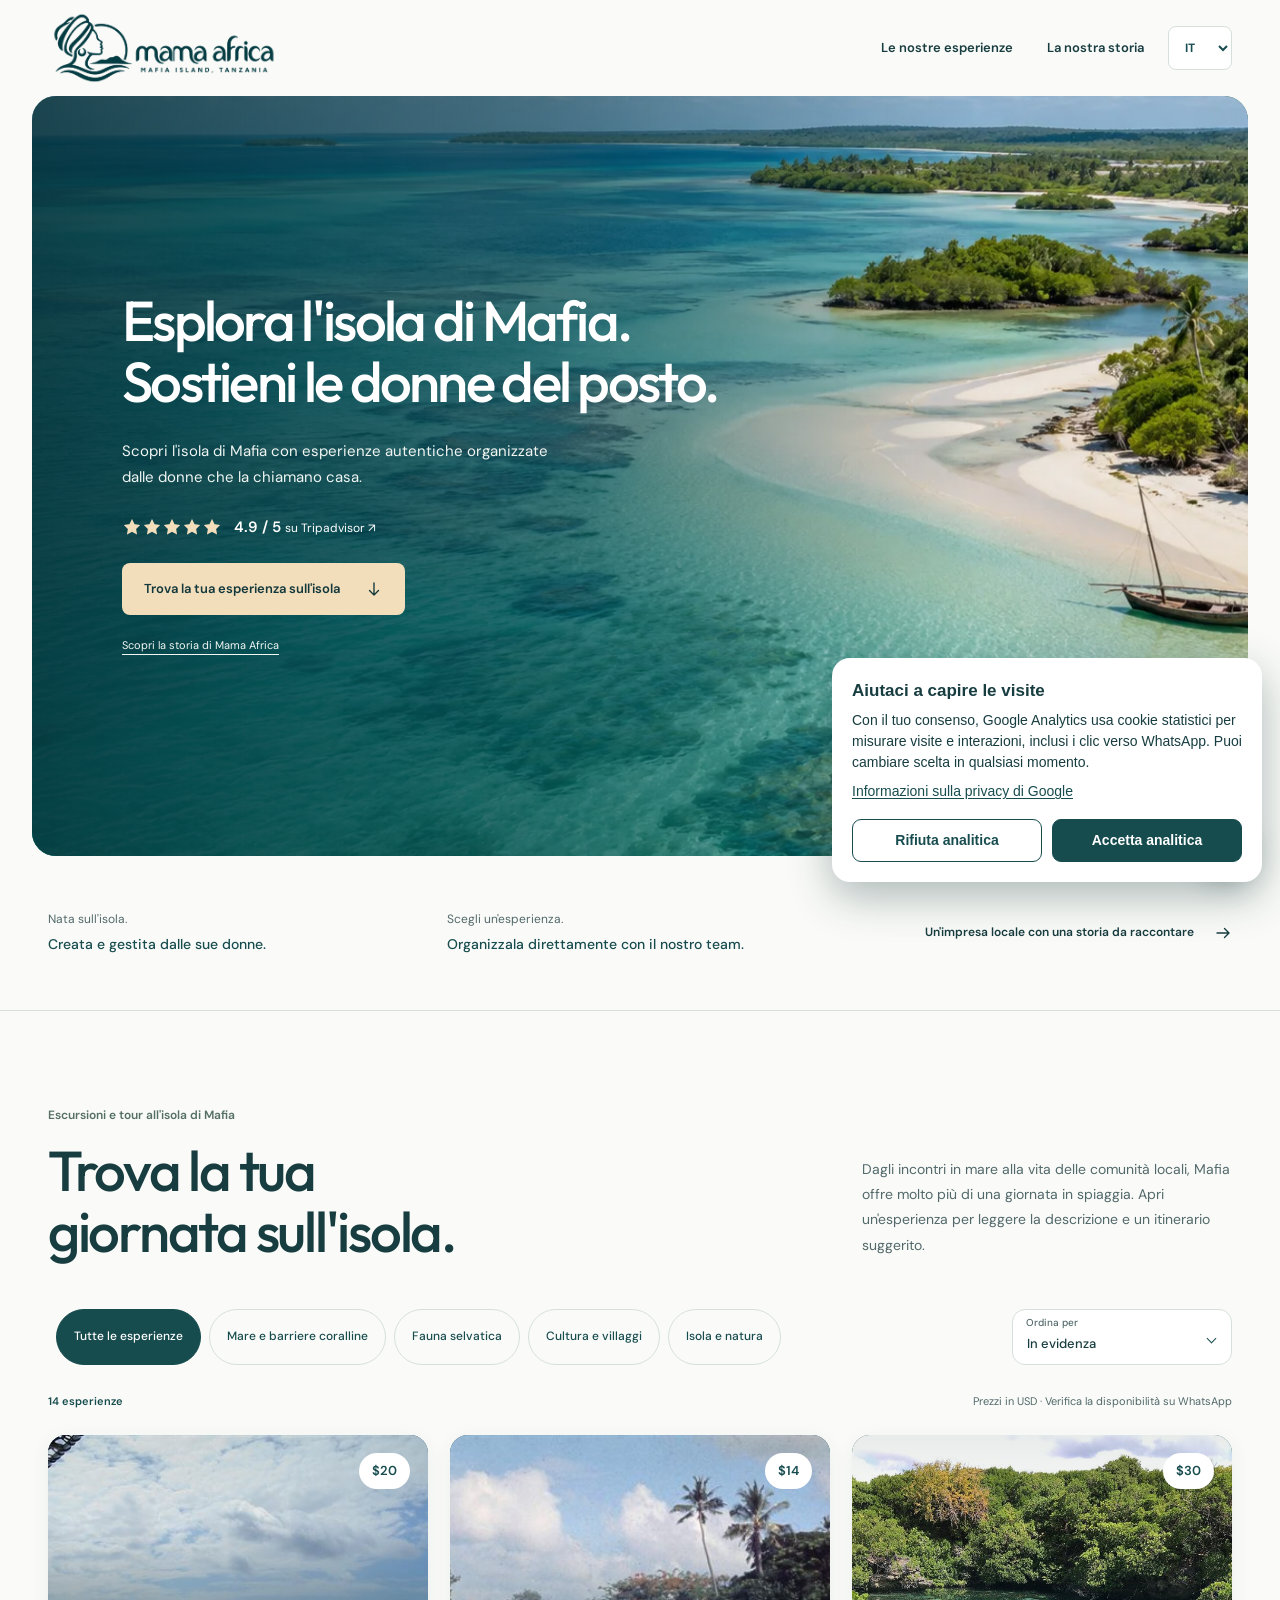
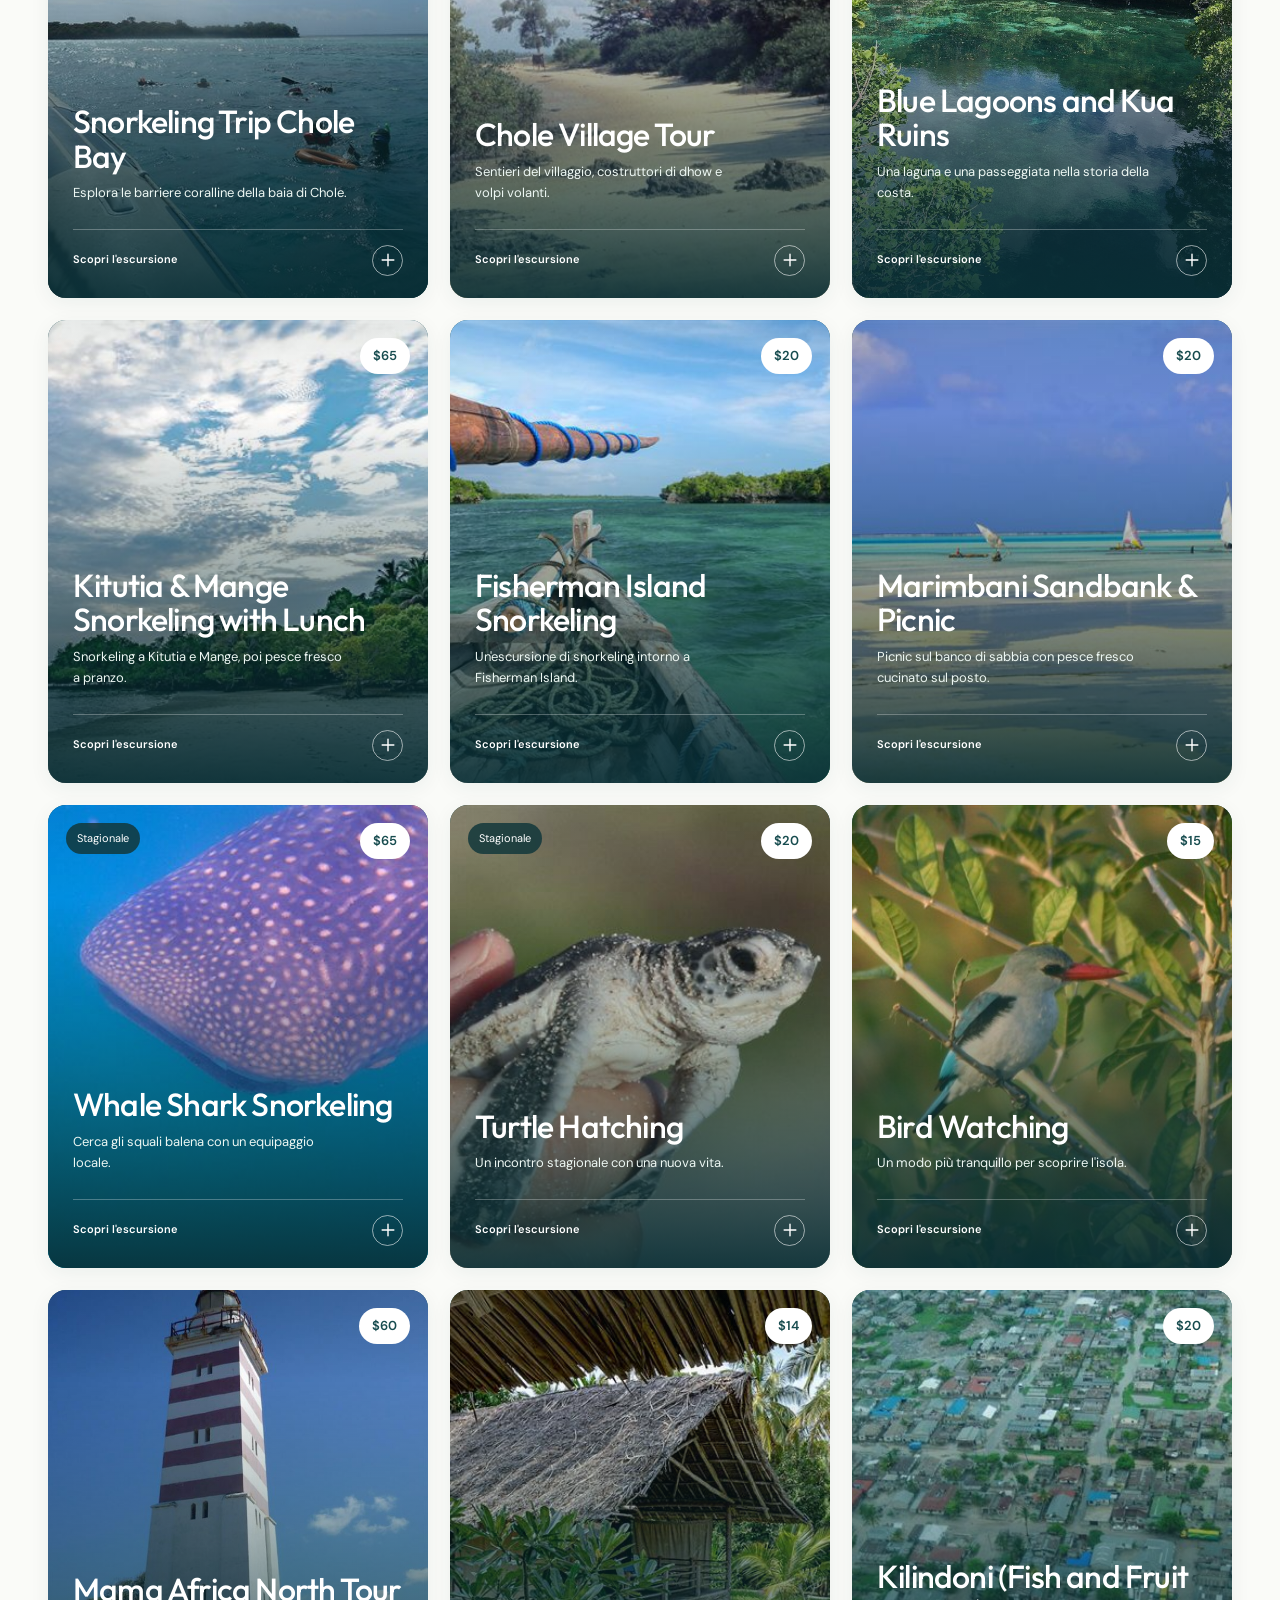
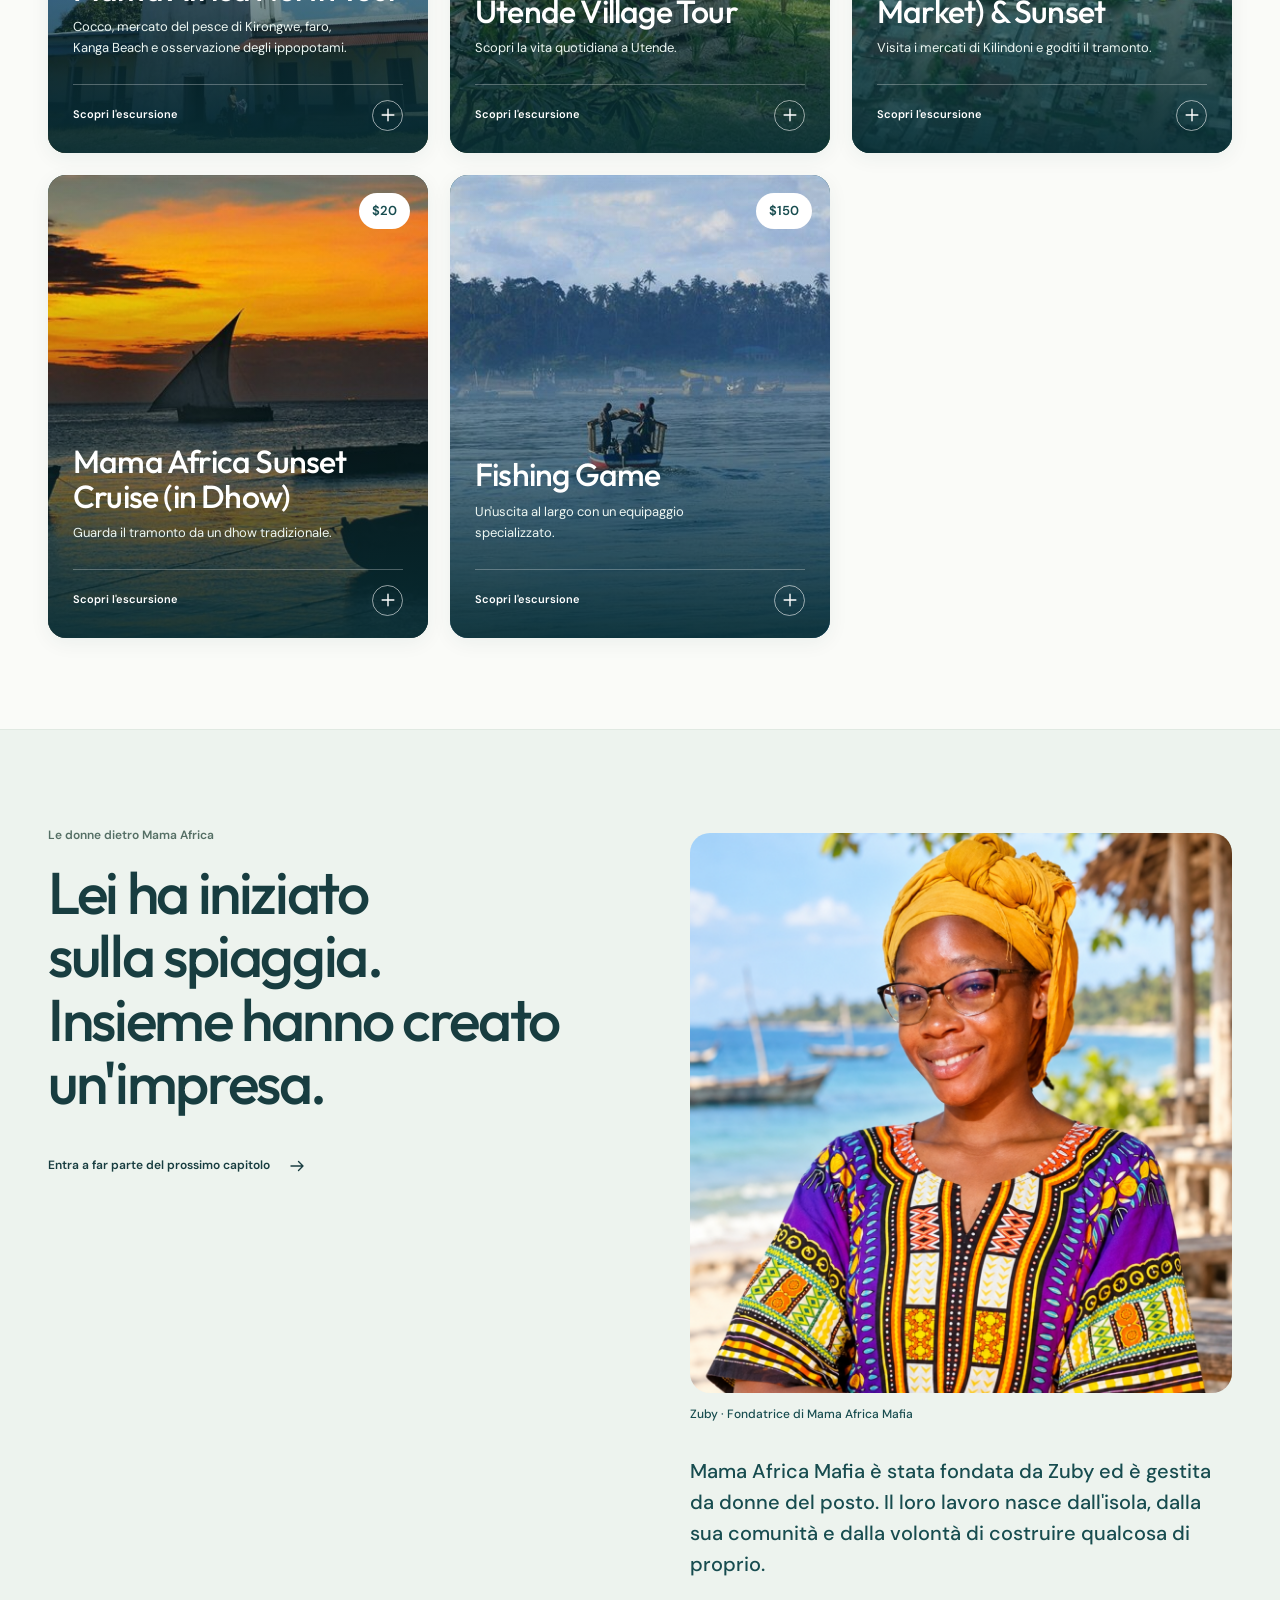
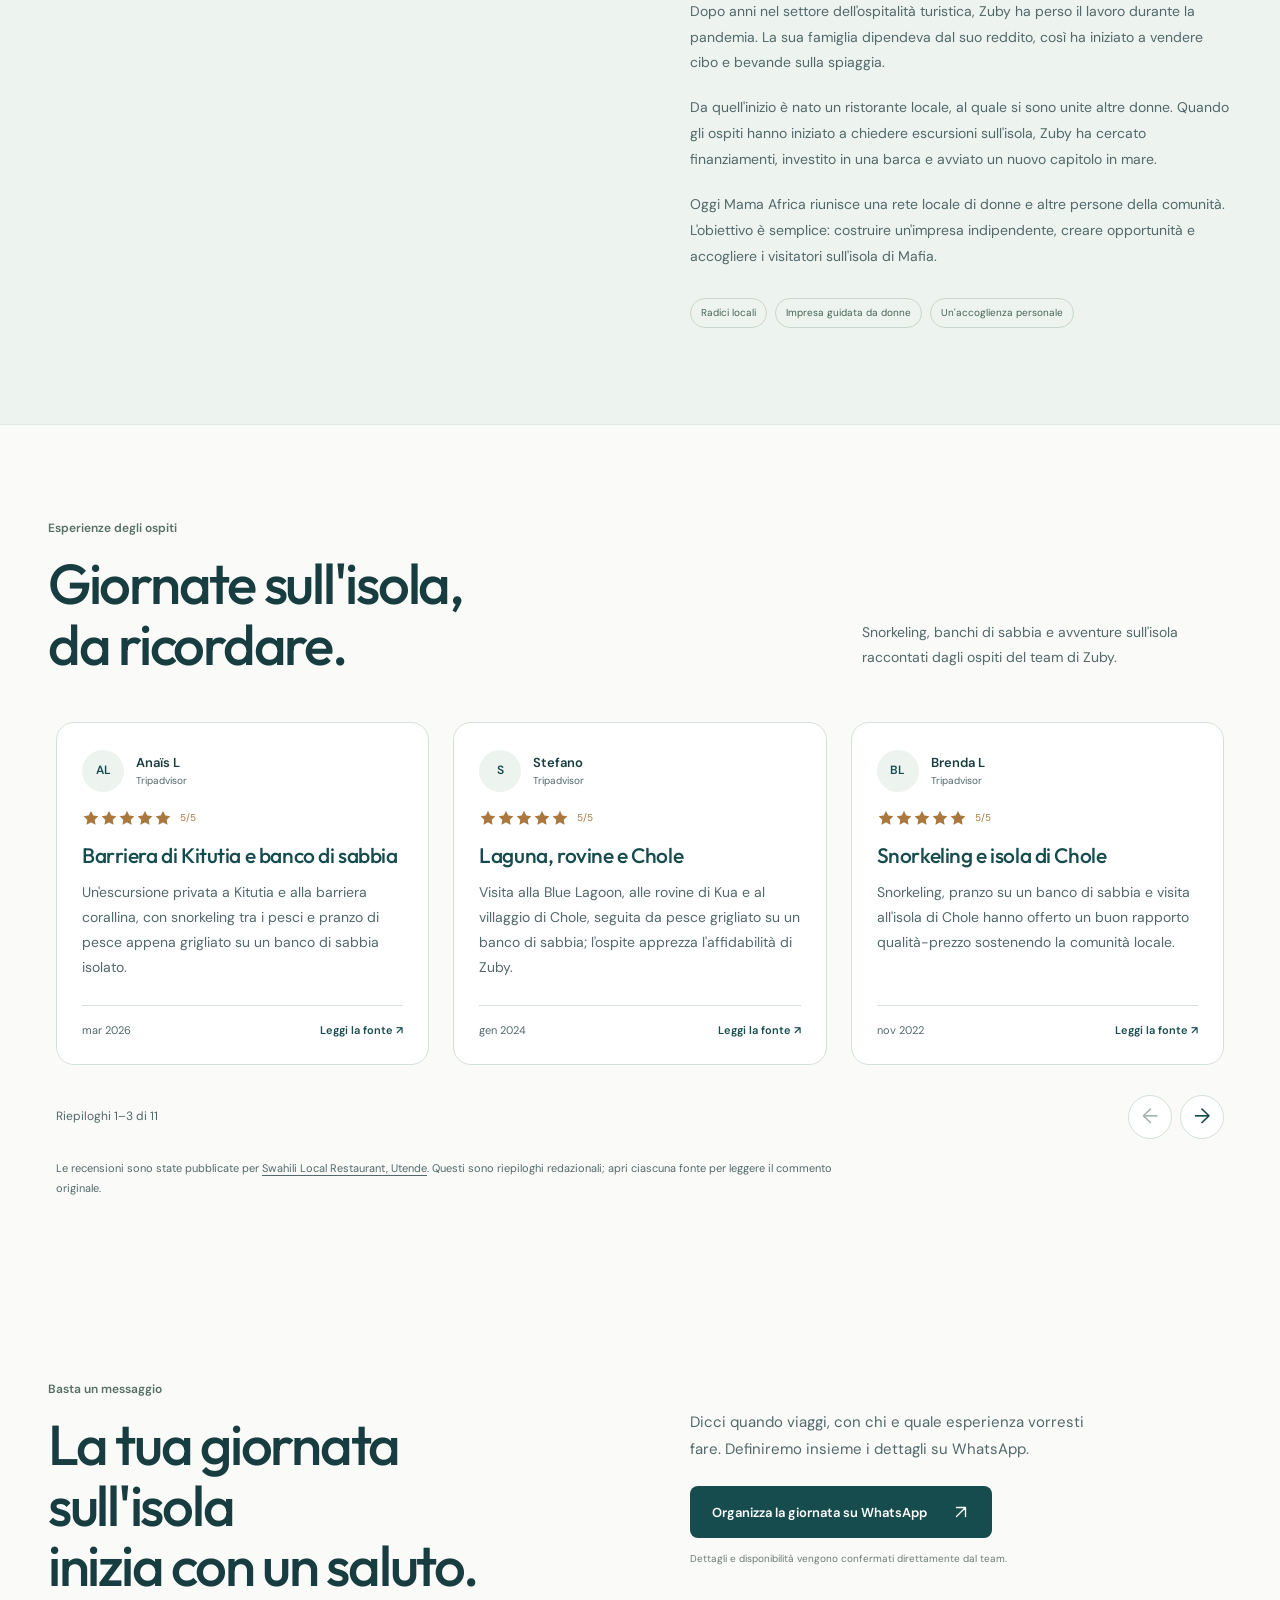
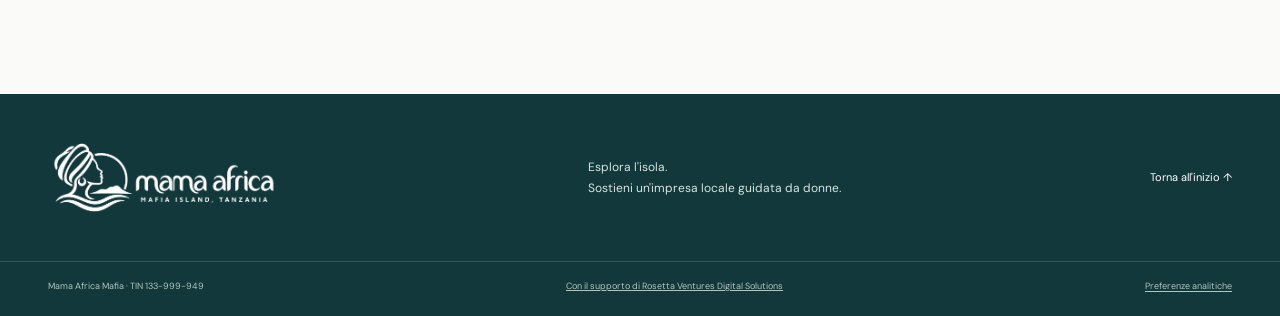
<file: it/index.html>
<!doctype html>
<html lang="it">
<head>
  <meta charset="utf-8">
  <meta name="viewport" content="width=device-width, initial-scale=1">
  <meta name="theme-color" content="#174c4f">
  <meta name="description" content="Scopri le escursioni all&#39;isola di Mafia con un team locale guidato da donne: snorkeling, banchi di sabbia, villaggi e natura. Conferma la disponibilità su WhatsApp.">
  <link rel="canonical" href="https://mamaafricamafia.com/it/">
  <link rel="alternate" hreflang="en" href="https://mamaafricamafia.com/">
  <link rel="alternate" hreflang="it" href="https://mamaafricamafia.com/it/">
  <link rel="alternate" hreflang="fr" href="https://mamaafricamafia.com/fr/">
  <link rel="alternate" hreflang="de" href="https://mamaafricamafia.com/de/">
  <link rel="alternate" hreflang="x-default" href="https://mamaafricamafia.com/">
  <meta property="og:type" content="website">
  <meta property="og:locale" content="it_IT">
  <meta property="og:site_name" content="Mama Africa Mafia">
  <meta property="og:title" content="Escursioni all&#39;isola di Mafia | Mama Africa Mafia">
  <meta property="og:description" content="Scopri le escursioni all&#39;isola di Mafia con un team locale guidato da donne: snorkeling, banchi di sabbia, villaggi e natura. Conferma la disponibilità su WhatsApp.">
  <meta property="og:url" content="https://mamaafricamafia.com/it/">
  <meta property="og:image" content="https://mamaafricamafia.com/landing-v2/assets/preview-v2/hero-1680.webp">
  <meta property="og:image:alt" content="Mafia Island coast">
  <meta name="twitter:card" content="summary_large_image">
  <meta name="twitter:title" content="Escursioni all&#39;isola di Mafia | Mama Africa Mafia">
  <meta name="twitter:description" content="Scopri le escursioni all&#39;isola di Mafia con un team locale guidato da donne: snorkeling, banchi di sabbia, villaggi e natura. Conferma la disponibilità su WhatsApp.">
  <meta name="twitter:image" content="https://mamaafricamafia.com/landing-v2/assets/preview-v2/hero-1680.webp">
  <script type="application/ld+json">{"@context":"https://schema.org","@type":"Organization","name":"Mama Africa Mafia","url":"https://mamaafricamafia.com/","logo":"https://mamaafricamafia.com/landing-v2/assets/preview-v2/mama-africa-logo-v3.png","description":"Mafia Island excursions organized by a locally run, women-led team."}</script>
  <title>Escursioni all&#39;isola di Mafia | Mama Africa Mafia</title>
  <link rel="preconnect" href="https://fonts.googleapis.com">
  <link rel="preconnect" href="https://fonts.gstatic.com" crossorigin>
  <link rel="stylesheet" href="../landing-v2/preview-v2.css?v=20261024-i18n1">
  <link rel="stylesheet" href="../analytics-consent.css?v=20261027a">
  <script src="../landing-v2/preview-v2-data.js?v=20261020-tourcontent1" defer></script>
  <script src="../landing-v2/preview-v2-tour-translations.js?v=20261024-i18n1" defer></script>
  <script src="../landing-v2/preview-v2-i18n.js?v=20261027-seo1" defer></script>
  <script src="../landing-v2/preview-v2.js?v=20261025-root1" defer></script>
  <script src="../landing-v2/preview-v2-hero.js?v=20261015" defer></script>
  <script src="../landing-v2/preview-v2-reviews.js?v=20261024-i18n1" defer></script>
  <script src="../landing-v2/preview-v2-whatsapp.js?v=20261014-oval2" defer></script>
  <script src="../analytics-consent.js?v=20261027a" defer></script>
</head>
<body>
  <a class="skip-link" href="#main">Vai al contenuto</a>
  <header class="header wrap">
    <a class="brand" href="#top" aria-label="Pagina iniziale di Mama Africa Mafia">
      <img class="brand-logo" src="../landing-v2/assets/preview-v2/mama-africa-logo-v3.png" width="2018" height="779" alt="Mama Africa — Isola di Mafia, Tanzania" decoding="async">
    </a>
    <div class="header-actions">
      <nav aria-label="Navigazione principale">
        <a href="#experiences">Le nostre esperienze</a>
        <a href="#story">La nostra storia</a>
      </nav>
      <label class="language-picker"><span class="visually-hidden">Lingua</span><select id="site-language" aria-label="Lingua"><option value="en">EN</option><option value="it">IT</option><option value="fr">FR</option><option value="de">DE</option></select></label>
    </div>
  </header>

  <main id="main">
    <section class="hero" id="top" aria-labelledby="hero-title">
      <div class="hero-media is-paused" aria-hidden="true">
        <img class="hero-image is-active" src="../landing-v2/assets/preview-v2/hero-1680.webp" srcset="../landing-v2/assets/preview-v2/hero-960.webp 960w, ../landing-v2/assets/preview-v2/hero-1680.webp 1672w" sizes="(max-width: 760px) 100vw, calc(100vw - 64px)" alt="" width="1672" height="941" fetchpriority="high">
        <img class="hero-image" src="../landing-v2/assets/preview-v2/sandbank-1080.webp" srcset="../landing-v2/assets/preview-v2/sandbank-640.webp 640w, ../landing-v2/assets/preview-v2/sandbank-1080.webp 1080w" sizes="(max-width: 760px) 100vw, calc(100vw - 64px)" alt="" width="1080" height="810" fetchpriority="low" decoding="async">
        <img class="hero-image" src="../landing-v2/assets/preview-v2/lagoon-1080.webp" srcset="../landing-v2/assets/preview-v2/lagoon-640.webp 640w, ../landing-v2/assets/preview-v2/lagoon-1080.webp 1080w" sizes="(max-width: 760px) 100vw, calc(100vw - 64px)" alt="" width="1080" height="810" fetchpriority="low" decoding="async">
        <img class="hero-image" src="../landing-v2/assets/preview-v2/sunset-1080.webp" srcset="../landing-v2/assets/preview-v2/sunset-640.webp 640w, ../landing-v2/assets/preview-v2/sunset-1080.webp 1080w" sizes="(max-width: 760px) 100vw, calc(100vw - 64px)" alt="" width="1080" height="810" fetchpriority="low" decoding="async">
      </div>
      <div class="hero-shade" aria-hidden="true"></div>
      <div class="hero-copy">
        <h1 id="hero-title"><span>Esplora l'isola di Mafia.</span><span>Sostieni le donne del posto.</span></h1>
        <p class="hero-description">Scopri l'isola di Mafia con esperienze autentiche organizzate dalle donne che la chiamano casa.</p>
        <a class="hero-rating" href="https://www.tripadvisor.co.za/Restaurant_Review-g12858825-d23590982-Reviews-Swahili_Local_Restaurants-Utende_Mafia_Island_Pwani_Region.html" target="_blank" rel="noopener noreferrer" aria-label="Swahili Local Restaurants su Tripadvisor, valutazione 4,9 su 5"><svg viewBox="0 0 120 24" width="100" height="20" aria-hidden="true"><defs><clipPath id="hero-rating-fill"><rect width="117.6" height="24"></rect></clipPath><path id="hero-rating-star" d="m12 2.5 3 6.1 6.7 1-4.8 4.7 1.1 6.7-6-3.2L6 21l1.1-6.7-4.8-4.7 6.7-1Z"></path></defs><g fill="currentColor" opacity=".3"><use href="#hero-rating-star"></use><use href="#hero-rating-star" x="24"></use><use href="#hero-rating-star" x="48"></use><use href="#hero-rating-star" x="72"></use><use href="#hero-rating-star" x="96"></use></g><g fill="currentColor" clip-path="url(#hero-rating-fill)"><use href="#hero-rating-star"></use><use href="#hero-rating-star" x="24"></use><use href="#hero-rating-star" x="48"></use><use href="#hero-rating-star" x="72"></use><use href="#hero-rating-star" x="96"></use></g></svg><span><strong>4.9 / 5 <span>su Tripadvisor ↗</span></strong></span></a>
        <div class="hero-actions">
          <a class="button button-sand" href="#experiences">Trova la tua esperienza sull'isola <svg width="18" height="18" viewBox="0 0 24 24" fill="none" aria-hidden="true"><path d="M12 4v16m-6-6 6 6 6-6" stroke="currentColor" stroke-width="1.8" stroke-linecap="round" stroke-linejoin="round"></path></svg></a>
          <a class="hero-story-link" href="#story">Scopri la storia di Mama Africa</a>
        </div>
      </div>
      <span class="hero-location"><svg width="15" height="18" viewBox="0 0 20 24" fill="none" aria-hidden="true"><path d="M18 10c0 6-8 12-8 12S2 16 2 10a8 8 0 1 1 16 0Z" stroke="currentColor" stroke-width="1.5"></path><circle cx="10" cy="10" r="2.5" stroke="currentColor" stroke-width="1.5"></circle></svg>Isola di Mafia, Tanzania</span>
    </section>

    <div class="local-note wrap" aria-label="Il nostro approccio">
      <p>Nata sull'isola.<br><strong>Creata e gestita dalle sue donne.</strong></p>
      <p>Scegli un'esperienza.<br><strong>Organizzala direttamente con il nostro team.</strong></p>
      <a href="#story">Un'impresa locale con una storia da raccontare <svg width="18" height="18" viewBox="0 0 24 24" fill="none" aria-hidden="true"><path d="M4 12h16m-6-6 6 6-6 6" stroke="currentColor" stroke-width="1.8" stroke-linecap="round" stroke-linejoin="round"></path></svg></a>
    </div>

    <section class="experiences wrap" id="experiences" aria-labelledby="experiences-title">
      <div class="section-heading">
        <div><p class="section-label">Escursioni e tour all'isola di Mafia</p><h2 id="experiences-title">Trova la tua<br>giornata sull'isola.</h2></div>
        <p>Dagli incontri in mare alla vita delle comunità locali, Mafia offre molto più di una giornata in spiaggia. Apri un'esperienza per leggere la descrizione e un itinerario suggerito.</p>
      </div>
      <div class="tour-toolbar">
        <div class="tour-filters" id="tour-filters" role="group" aria-label="Filtra le esperienze">
          <button class="filter-pill" type="button" data-tour-filter="all" aria-pressed="true" aria-controls="tour-list">Tutte le esperienze</button>
          <button class="filter-pill" type="button" data-tour-filter="ocean" aria-pressed="false" aria-controls="tour-list">Mare e barriere coralline</button>
          <button class="filter-pill" type="button" data-tour-filter="wildlife" aria-pressed="false" aria-controls="tour-list">Fauna selvatica</button>
          <button class="filter-pill" type="button" data-tour-filter="culture" aria-pressed="false" aria-controls="tour-list">Cultura e villaggi</button>
          <button class="filter-pill" type="button" data-tour-filter="nature" aria-pressed="false" aria-controls="tour-list">Isola e natura</button>
        </div>
        <label class="tour-sort" for="tour-sort"><span>Ordina per</span><select id="tour-sort" aria-controls="tour-list"><option value="featured">In evidenza</option><option value="price-asc">Prezzo: dal più basso</option><option value="price-desc">Prezzo: dal più alto</option></select></label>
      </div>
      <div class="tour-results-meta"><p id="tour-count" role="status" aria-live="polite" aria-atomic="true">14 esperienze</p><p class="preview-pricing-note">Prezzi in USD · Verifica la disponibilità su WhatsApp</p></div>
      <div class="tour-grid" id="tour-list"><article class="tour-card" id="tour-snorkelling" aria-labelledby="title-snorkelling">
      <div class="tour-cover">
        <img src="../landing-v2/assets/preview-v2/snorkelling-1080.webp" srcset="../landing-v2/assets/preview-v2/snorkelling-640.webp 640w, ../landing-v2/assets/preview-v2/snorkelling-1080.webp 1080w" sizes="(max-width:760px) calc(100vw - 40px), calc((100vw - 140px) / 3)" alt="Immagine illustrativa per Snorkeling Trip Chole Bay" width="1448" height="1086" loading="lazy">
        <span class="tour-price">$20</span>
        
        <div class="tour-cover-copy"><h3 id="title-snorkelling">Snorkeling Trip Chole Bay</h3><p>Esplora le barriere coralline della baia di Chole.</p><span class="tour-cover-action">Scopri l'escursione <span class="tour-plus"><svg width="20" height="20" viewBox="0 0 24 24" fill="none" aria-hidden="true"><path d="M5 12h14M12 5v14" stroke="currentColor" stroke-width="1.7" stroke-linecap="round"></path></svg></span></span></div>
        <button class="tour-toggle" type="button" data-card-toggle="" aria-expanded="false" aria-controls="content-snorkelling" aria-label="Apri i dettagli di Snorkeling Trip Chole Bay"></button>
      </div>
      <div class="tour-content" id="content-snorkelling" hidden="">
        <button type="button" class="panel-toggle" id="about-button-snorkelling" data-panel-toggle="about" aria-expanded="true" aria-controls="about-snorkelling">Informazioni sull'escursione <svg width="18" height="18" viewBox="0 0 24 24" fill="none" aria-hidden="true"><path d="m6 9 6 6 6-6" stroke="currentColor" stroke-width="1.7" stroke-linecap="round" stroke-linejoin="round"></path></svg></button>
        <div class="tour-panel" id="about-snorkelling" role="region" aria-labelledby="about-button-snorkelling"><p>Scopri la bellezza sottomarina della baia di Chole con un'escursione guidata di snorkeling tra alcune delle barriere coralline più affascinanti dell'isola di Mafia.

Esplora tre punti diversi, ciascuno con formazioni coralline, pesci tropicali colorati e una grande varietà di vita marina.

L'escursione viene programmata in base alle maree per trovare condizioni favorevoli di visibilità e snorkeling. Tra una sosta e l'altra, rilassati a bordo con frutta fresca, acqua e spuntini leggeri ammirando il paesaggio della baia.</p></div>
        <button type="button" class="panel-toggle" id="steps-button-snorkelling" data-panel-toggle="steps" aria-expanded="false" aria-controls="steps-snorkelling">La giornata, passo dopo passo <svg width="18" height="18" viewBox="0 0 24 24" fill="none" aria-hidden="true"><path d="m6 9 6 6 6-6" stroke="currentColor" stroke-width="1.7" stroke-linecap="round" stroke-linejoin="round"></path></svg></button>
        <div class="tour-panel steps-panel" id="steps-snorkelling" role="region" aria-labelledby="steps-button-snorkelling" hidden="">
          <p class="itinerary-label">Un itinerario suggerito in mare</p>
          <ol class="tour-steps"><li><h4>Incontro allo Swahili Local Restaurant</h4><p>Incontra le guide, ricevi l'attrezzatura da snorkeling e verifica che sia comoda. Puoi anche usare la tua attrezzatura.</p></li><li><h4>Imbarco e introduzione</h4><p>Raggiungi la spiaggia, sali sulla barca e conosci il capitano e le guide locali.</p></li><li><h4>Prima sosta snorkeling</h4><p>Inizia a esplorare uno dei punti della baia di Chole, come Big Rock, Small Rock o Coral Garden, in base alle condizioni del mare.</p></li><li><h4>Seconda sosta snorkeling</h4><p>Raggiungi in barca un'altra barriera corallina e scopri habitat e pesci tropicali diversi.</p></li><li><h4>Terza sosta snorkeling</h4><p>Concludi con una terza sessione e altre occasioni per osservare la vita sottomarina.</p></li><li><h4>Rientro alla spiaggia</h4><p>Rilassati durante il viaggio in barca verso il punto di partenza.</p></li></ol>
        </div>
        <p class="planning-note">Conferma l'attrezzatura per lo snorkeling, le condizioni del mare ed eventuali tariffe del parco.</p>
        <a class="button button-teal tour-book" href="https://wa.me/255692844498?text=Ciao%20Mama%20Africa!%20Vorrei%20prenotare%20l'esperienza%20Snorkeling%20Trip%20Chole%20Bay.%20Potete%20indicarmi%20disponibilit%C3%A0%2C%20itinerario%20definitivo%20e%20prezzo%3F" target="_blank" rel="noopener noreferrer" aria-label="Prenota Snorkeling Trip Chole Bay su WhatsApp">Prenota ora <svg width="18" height="18" viewBox="0 0 24 24" fill="none" aria-hidden="true"><path d="M6 18 18 6M6 6h12v12" stroke="currentColor" stroke-width="1.8" stroke-linecap="round" stroke-linejoin="round"></path></svg></a>
        <span class="booking-hint">Continua la conversazione su WhatsApp</span>
      </div>
    </article><article class="tour-card" id="tour-chole" aria-labelledby="title-chole">
      <div class="tour-cover">
        <img src="../landing-v2/assets/preview-v2/village-1080.webp" srcset="../landing-v2/assets/preview-v2/village-640.webp 640w, ../landing-v2/assets/preview-v2/village-1080.webp 1080w" sizes="(max-width:760px) calc(100vw - 40px), calc((100vw - 140px) / 3)" alt="Immagine illustrativa per Chole Village Tour" width="1448" height="1086" loading="lazy">
        <span class="tour-price">$14</span>
        
        <div class="tour-cover-copy"><h3 id="title-chole">Chole Village Tour</h3><p>Sentieri del villaggio, costruttori di dhow e volpi volanti.</p><span class="tour-cover-action">Scopri l'escursione <span class="tour-plus"><svg width="20" height="20" viewBox="0 0 24 24" fill="none" aria-hidden="true"><path d="M5 12h14M12 5v14" stroke="currentColor" stroke-width="1.7" stroke-linecap="round"></path></svg></span></span></div>
        <button class="tour-toggle" type="button" data-card-toggle="" aria-expanded="false" aria-controls="content-chole" aria-label="Apri i dettagli di Chole Village Tour"></button>
      </div>
      <div class="tour-content" id="content-chole" hidden="">
        <button type="button" class="panel-toggle" id="about-button-chole" data-panel-toggle="about" aria-expanded="true" aria-controls="about-chole">Informazioni sull'escursione <svg width="18" height="18" viewBox="0 0 24 24" fill="none" aria-hidden="true"><path d="m6 9 6 6 6-6" stroke="currentColor" stroke-width="1.7" stroke-linecap="round" stroke-linejoin="round"></path></svg></button>
        <div class="tour-panel" id="about-chole" role="region" aria-labelledby="about-button-chole"><p>Entra nella vita autentica di Chole, tranquillo villaggio tropicale al largo dell'isola di Mafia.

Percorri i suoi stretti sentieri, incontra gli abitanti e scopri le tradizioni che hanno plasmato questa piccola comunità insulare per generazioni.

Osserva le grandi volpi volanti, esplora le rovine storiche e conosci attività locali come la coltivazione delle alghe e la costruzione tradizionale di barche in legno.

Un'occasione per entrare in contatto con le persone di Chole e scoprire un lato di Mafia che va oltre le sue spiagge.</p></div>
        <button type="button" class="panel-toggle" id="steps-button-chole" data-panel-toggle="steps" aria-expanded="false" aria-controls="steps-chole">La giornata, passo dopo passo <svg width="18" height="18" viewBox="0 0 24 24" fill="none" aria-hidden="true"><path d="m6 9 6 6 6-6" stroke="currentColor" stroke-width="1.7" stroke-linecap="round" stroke-linejoin="round"></path></svg></button>
        <div class="tour-panel steps-panel" id="steps-chole" role="region" aria-labelledby="steps-button-chole" hidden="">
          <p class="itinerary-label">Un itinerario suggerito in mare</p>
          <ol class="tour-steps"><li><h4>Partenza dalla spiaggia di Utende</h4><p>Sali su una barca tradizionale per la traversata panoramica verso Chole.</p></li><li><h4>Passeggiata nel villaggio</h4><p>Esplora il villaggio a piedi con una guida locale e scopri la vita quotidiana e le tradizioni della comunità.</p></li><li><h4>Osservazione delle volpi volanti</h4><p>Visita le aree abitate dai grandi pipistrelli frugivori e osservali nel loro ambiente naturale.</p></li><li><h4>Rovine storiche</h4><p>Scopri le testimonianze del passato di Chole e il suo patrimonio culturale.</p></li><li><h4>Tradizioni della coltivazione delle alghe</h4><p>Scopri come le donne del posto raccolgono, essiccano e lavorano le alghe per prodotti come sapone e shampoo, quando queste attività sono in corso.</p></li><li><h4>Costruzione tradizionale dei dhow</h4><p>Visita le aree dei costruttori di barche e scopri come realizzano i dhow in legno.</p></li><li><h4>Rientro alla spiaggia di Utende</h4><p>Risali in barca per tornare sull'isola di Mafia.</p></li></ol>
        </div>
        <p class="planning-note">Le attività artigianali e gli avvistamenti variano. Chiedi il permesso prima di fotografare le persone.</p>
        <a class="button button-teal tour-book" href="https://wa.me/255692844498?text=Ciao%20Mama%20Africa!%20Vorrei%20prenotare%20l'esperienza%20Chole%20Village%20Tour.%20Potete%20indicarmi%20disponibilit%C3%A0%2C%20itinerario%20definitivo%20e%20prezzo%3F" target="_blank" rel="noopener noreferrer" aria-label="Prenota Chole Village Tour su WhatsApp">Prenota ora <svg width="18" height="18" viewBox="0 0 24 24" fill="none" aria-hidden="true"><path d="M6 18 18 6M6 6h12v12" stroke="currentColor" stroke-width="1.8" stroke-linecap="round" stroke-linejoin="round"></path></svg></a>
        <span class="booking-hint">Continua la conversazione su WhatsApp</span>
      </div>
    </article><article class="tour-card" id="tour-blue-lagoons-kua" aria-labelledby="title-blue-lagoons-kua">
      <div class="tour-cover">
        <img src="../landing-v2/assets/preview-v2/lagoon-1080.webp" srcset="../landing-v2/assets/preview-v2/lagoon-640.webp 640w, ../landing-v2/assets/preview-v2/lagoon-1080.webp 1080w" sizes="(max-width:760px) calc(100vw - 40px), calc((100vw - 140px) / 3)" alt="Immagine illustrativa per Blue Lagoons and Kua Ruins" width="1448" height="1086" loading="lazy">
        <span class="tour-price">$30</span>
        
        <div class="tour-cover-copy"><h3 id="title-blue-lagoons-kua">Blue Lagoons and Kua Ruins</h3><p>Una laguna e una passeggiata nella storia della costa.</p><span class="tour-cover-action">Scopri l'escursione <span class="tour-plus"><svg width="20" height="20" viewBox="0 0 24 24" fill="none" aria-hidden="true"><path d="M5 12h14M12 5v14" stroke="currentColor" stroke-width="1.7" stroke-linecap="round"></path></svg></span></span></div>
        <button class="tour-toggle" type="button" data-card-toggle="" aria-expanded="false" aria-controls="content-blue-lagoons-kua" aria-label="Apri i dettagli di Blue Lagoons and Kua Ruins"></button>
      </div>
      <div class="tour-content" id="content-blue-lagoons-kua" hidden="">
        <button type="button" class="panel-toggle" id="about-button-blue-lagoons-kua" data-panel-toggle="about" aria-expanded="true" aria-controls="about-blue-lagoons-kua">Informazioni sull'escursione <svg width="18" height="18" viewBox="0 0 24 24" fill="none" aria-hidden="true"><path d="m6 9 6 6 6-6" stroke="currentColor" stroke-width="1.7" stroke-linecap="round" stroke-linejoin="round"></path></svg></button>
        <div class="tour-panel" id="about-blue-lagoons-kua" role="region" aria-labelledby="about-button-blue-lagoons-kua"><p>Vivi un'escursione tra storia, natura e avventura alle antiche rovine di Kua e alla spettacolare Blue Lagoon sull'isola di Juani.

Inizia esplorando i resti di un insediamento swahili, dove antiche costruzioni in pietra e moschee raccontano il ricco passato culturale dell'isola.

Prosegui in barca lungo tranquilli canali tra le mangrovie fino alla Blue Lagoon, una piscina naturale appartata circondata da vegetazione tropicale.

Nuota nelle sue acque calme, ammira il paesaggio e osserva le curiose meduse capovolte che vivono nella laguna.

Un viaggio tra alcuni dei luoghi naturali e storici più suggestivi dell'arcipelago di Mafia.</p></div>
        <button type="button" class="panel-toggle" id="steps-button-blue-lagoons-kua" data-panel-toggle="steps" aria-expanded="false" aria-controls="steps-blue-lagoons-kua">La giornata, passo dopo passo <svg width="18" height="18" viewBox="0 0 24 24" fill="none" aria-hidden="true"><path d="m6 9 6 6 6-6" stroke="currentColor" stroke-width="1.7" stroke-linecap="round" stroke-linejoin="round"></path></svg></button>
        <div class="tour-panel steps-panel" id="steps-blue-lagoons-kua" role="region" aria-labelledby="steps-button-blue-lagoons-kua" hidden="">
          <p class="itinerary-label">Un itinerario suggerito in mare</p>
          <ol class="tour-steps"><li><h4>Partenza dalla spiaggia di Utende</h4><p>Sali sulla barca e parti verso l'isola di Juani.</p></li><li><h4>Esplorazione delle rovine di Kua</h4><p>Cammina tra i resti in pietra e delle antiche moschee e scopri la storia culturale e commerciale dell'insediamento.</p></li><li><h4>Traversata tra le mangrovie</h4><p>Naviga in un canale naturale circondato da mangrovie, osservando la fauna locale.</p></li><li><h4>Arrivo alla Blue Lagoon</h4><p>Scopri la laguna naturale nascosta tra le mangrovie.</p></li><li><h4>Nuoto ed esplorazione della laguna</h4><p>Goditi le acque calme e osserva le meduse capovolte senza toccarle o disturbarle.</p></li><li><h4>Viaggio di ritorno in barca</h4><p>Ripercorri i canali tra le mangrovie e torna alla spiaggia di Utende.</p></li></ol>
        </div>
        <p class="planning-note">Conferma percorso, marea, accesso, trasporto in barca ed eventuali tariffe del parco o d'ingresso.</p>
        <a class="button button-teal tour-book" href="https://wa.me/255692844498?text=Ciao%20Mama%20Africa!%20Vorrei%20prenotare%20l'esperienza%20Blue%20Lagoons%20and%20Kua%20Ruins.%20Potete%20indicarmi%20disponibilit%C3%A0%2C%20itinerario%20definitivo%20e%20prezzo%3F" target="_blank" rel="noopener noreferrer" aria-label="Prenota Blue Lagoons and Kua Ruins su WhatsApp">Prenota ora <svg width="18" height="18" viewBox="0 0 24 24" fill="none" aria-hidden="true"><path d="M6 18 18 6M6 6h12v12" stroke="currentColor" stroke-width="1.8" stroke-linecap="round" stroke-linejoin="round"></path></svg></a>
        <span class="booking-hint">Continua la conversazione su WhatsApp</span>
      </div>
    </article><article class="tour-card" id="tour-kitutia-mange-snorkeling" aria-labelledby="title-kitutia-mange-snorkeling">
      <div class="tour-cover">
        <img src="../landing-v2/assets/preview-v2/snorkelling-1080.webp" srcset="../landing-v2/assets/preview-v2/snorkelling-640.webp 640w, ../landing-v2/assets/preview-v2/snorkelling-1080.webp 1080w" sizes="(max-width:760px) calc(100vw - 40px), calc((100vw - 140px) / 3)" alt="Immagine illustrativa per Kitutia &amp; Mange Snorkeling with Lunch" width="1448" height="1086" loading="lazy">
        <span class="tour-price">$65</span>
        
        <div class="tour-cover-copy"><h3 id="title-kitutia-mange-snorkeling">Kitutia &amp; Mange Snorkeling with Lunch</h3><p>Snorkeling a Kitutia e Mange, poi pesce fresco a pranzo.</p><span class="tour-cover-action">Scopri l'escursione <span class="tour-plus"><svg width="20" height="20" viewBox="0 0 24 24" fill="none" aria-hidden="true"><path d="M5 12h14M12 5v14" stroke="currentColor" stroke-width="1.7" stroke-linecap="round"></path></svg></span></span></div>
        <button class="tour-toggle" type="button" data-card-toggle="" aria-expanded="false" aria-controls="content-kitutia-mange-snorkeling" aria-label="Apri i dettagli di Kitutia &amp; Mange Snorkeling with Lunch"></button>
      </div>
      <div class="tour-content" id="content-kitutia-mange-snorkeling" hidden="">
        <button type="button" class="panel-toggle" id="about-button-kitutia-mange-snorkeling" data-panel-toggle="about" aria-expanded="true" aria-controls="about-kitutia-mange-snorkeling">Informazioni sull'escursione <svg width="18" height="18" viewBox="0 0 24 24" fill="none" aria-hidden="true"><path d="m6 9 6 6 6-6" stroke="currentColor" stroke-width="1.7" stroke-linecap="round" stroke-linejoin="round"></path></svg></button>
        <div class="tour-panel" id="about-kitutia-mange-snorkeling" role="region" aria-labelledby="about-button-kitutia-mange-snorkeling"><p>Esplora due delle più belle mete per lo snorkeling al largo di Mafia: la barriera di Kitutia e quella di Mange.

Scopri formazioni coralline vivaci, grandi banchi di pesci tropicali e l'eccezionale biodiversità del mare aperto.

Kitutia offre uno snorkeling particolarmente interessante, con la possibilità di incontrare molta vita marina e, talvolta, animali oceanici più grandi.

Dopo la prima barriera, prosegui verso il banco di sabbia di Mange, dove le guide prepareranno una zona ombreggiata e un pranzo alla griglia appena cucinato.

Goditi la sabbia bianca, l'acqua turchese e una seconda sessione di snorkeling intorno alla barriera di Mange prima del rientro.</p></div>
        <button type="button" class="panel-toggle" id="steps-button-kitutia-mange-snorkeling" data-panel-toggle="steps" aria-expanded="false" aria-controls="steps-kitutia-mange-snorkeling">La giornata, passo dopo passo <svg width="18" height="18" viewBox="0 0 24 24" fill="none" aria-hidden="true"><path d="m6 9 6 6 6-6" stroke="currentColor" stroke-width="1.7" stroke-linecap="round" stroke-linejoin="round"></path></svg></button>
        <div class="tour-panel steps-panel" id="steps-kitutia-mange-snorkeling" role="region" aria-labelledby="steps-button-kitutia-mange-snorkeling" hidden="">
          <p class="itinerary-label">Un itinerario suggerito in mare</p>
          <ol class="tour-steps"><li><h4>Partenza dalla spiaggia di Utende</h4><p>Incontra le guide e sali sulla barca diretta alla barriera di Kitutia.</p></li><li><h4>Snorkeling alla barriera di Kitutia</h4><p>Esplora i coralli, nuota tra i banchi di pesci tropicali e scopri la biodiversità marina di questo luogo al largo.</p></li><li><h4>Trasferimento in barca a Mange</h4><p>Prosegui in mare verso la barriera di Mange e il suo banco di sabbia.</p></li><li><h4>Pranzo alla griglia sul banco di sabbia</h4><p>Rilassati sulla sabbia bianca mentre le guide preparano una zona ombreggiata e un pranzo appena cucinato.</p></li><li><h4>Snorkeling alla barriera di Mange</h4><p>Fai una seconda sessione tra i coralli e la vita marina intorno a Mange.</p></li><li><h4>Nuoto e relax</h4><p>Trascorri del tempo nelle acque limpide e nella tranquillità del banco di sabbia.</p></li><li><h4>Rientro alla spiaggia di Utende</h4><p>Risali in barca per tornare sull'isola di Mafia.</p></li></ol>
        </div>
        <p class="planning-note">Conferma pranzo, attrezzatura, accesso alle barriere ed eventuali tariffe del parco.</p>
        <a class="button button-teal tour-book" href="https://wa.me/255692844498?text=Ciao%20Mama%20Africa!%20Vorrei%20prenotare%20l'esperienza%20Kitutia%20%26%20Mange%20Snorkeling%20with%20Lunch.%20Potete%20indicarmi%20disponibilit%C3%A0%2C%20itinerario%20definitivo%20e%20prezzo%3F" target="_blank" rel="noopener noreferrer" aria-label="Prenota Kitutia &amp; Mange Snorkeling with Lunch su WhatsApp">Prenota ora <svg width="18" height="18" viewBox="0 0 24 24" fill="none" aria-hidden="true"><path d="M6 18 18 6M6 6h12v12" stroke="currentColor" stroke-width="1.8" stroke-linecap="round" stroke-linejoin="round"></path></svg></a>
        <span class="booking-hint">Continua la conversazione su WhatsApp</span>
      </div>
    </article><article class="tour-card" id="tour-fisherman-island-snorkeling" aria-labelledby="title-fisherman-island-snorkeling">
      <div class="tour-cover">
        <img src="../landing-v2/assets/preview-v2/snorkelling-1080.webp" srcset="../landing-v2/assets/preview-v2/snorkelling-640.webp 640w, ../landing-v2/assets/preview-v2/snorkelling-1080.webp 1080w" sizes="(max-width:760px) calc(100vw - 40px), calc((100vw - 140px) / 3)" alt="Immagine illustrativa per Fisherman Island Snorkeling" width="1448" height="1086" loading="lazy">
        <span class="tour-price">$20</span>
        
        <div class="tour-cover-copy"><h3 id="title-fisherman-island-snorkeling">Fisherman Island Snorkeling</h3><p>Un'escursione di snorkeling intorno a Fisherman Island.</p><span class="tour-cover-action">Scopri l'escursione <span class="tour-plus"><svg width="20" height="20" viewBox="0 0 24 24" fill="none" aria-hidden="true"><path d="M5 12h14M12 5v14" stroke="currentColor" stroke-width="1.7" stroke-linecap="round"></path></svg></span></span></div>
        <button class="tour-toggle" type="button" data-card-toggle="" aria-expanded="false" aria-controls="content-fisherman-island-snorkeling" aria-label="Apri i dettagli di Fisherman Island Snorkeling"></button>
      </div>
      <div class="tour-content" id="content-fisherman-island-snorkeling" hidden="">
        <button type="button" class="panel-toggle" id="about-button-fisherman-island-snorkeling" data-panel-toggle="about" aria-expanded="true" aria-controls="about-fisherman-island-snorkeling">Informazioni sull'escursione <svg width="18" height="18" viewBox="0 0 24 24" fill="none" aria-hidden="true"><path d="m6 9 6 6 6-6" stroke="currentColor" stroke-width="1.7" stroke-linecap="round" stroke-linejoin="round"></path></svg></button>
        <div class="tour-panel" id="about-fisherman-island-snorkeling" role="region" aria-labelledby="about-button-fisherman-island-snorkeling"><p>Scopri le tradizioni di pesca dell'isola di Mafia insieme a una bella esperienza di snorkeling nelle acque della baia di Chole.

Raggiungi in barca una piccola isola usata dai pescatori locali come base temporanea durante le loro attività.

Conosci il loro modo di vivere, osserva il luogo dove riposano e si preparano al lavoro e scopri un aspetto della cultura marinara locale.

Dopo la visita, prosegui con una sessione guidata di snorkeling nelle acque limpide della baia di Chole, popolate da pesci tropicali e altra vita marina.

Un'esperienza che unisce cultura locale, esplorazione dell'isola e scoperta del mondo sottomarino.</p></div>
        <button type="button" class="panel-toggle" id="steps-button-fisherman-island-snorkeling" data-panel-toggle="steps" aria-expanded="false" aria-controls="steps-fisherman-island-snorkeling">La giornata, passo dopo passo <svg width="18" height="18" viewBox="0 0 24 24" fill="none" aria-hidden="true"><path d="m6 9 6 6 6-6" stroke="currentColor" stroke-width="1.7" stroke-linecap="round" stroke-linejoin="round"></path></svg></button>
        <div class="tour-panel steps-panel" id="steps-fisherman-island-snorkeling" role="region" aria-labelledby="steps-button-fisherman-island-snorkeling" hidden="">
          <p class="itinerary-label">Un itinerario suggerito in mare</p>
          <ol class="tour-steps"><li><h4>Incontro allo Swahili Local Restaurant</h4><p>Incontra la guida locale e preparati per l'escursione.</p></li><li><h4>Partenza in barca da Utende</h4><p>Raggiungi la piccola isola usata dai pescatori locali.</p></li><li><h4>Visita all'isola dei pescatori</h4><p>Esplora l'isola e scopri come i pescatori la usano come base temporanea.</p></li><li><h4>Tradizioni di pesca locali</h4><p>Conosci le attività quotidiane dei pescatori, le loro barche e il legame con il mare.</p></li><li><h4>Snorkeling nella baia di Chole</h4><p>Raggiungi in barca un punto adatto e scopri il mondo sottomarino della baia.</p></li><li><h4>Rientro alla spiaggia di Utende</h4><p>Goditi il viaggio in barca verso il punto di partenza.</p></li></ol>
        </div>
        <p class="planning-note">Conferma percorso, attrezzatura, condizioni del mare ed eventuali tariffe del parco.</p>
        <a class="button button-teal tour-book" href="https://wa.me/255692844498?text=Ciao%20Mama%20Africa!%20Vorrei%20prenotare%20l'esperienza%20Fisherman%20Island%20Snorkeling.%20Potete%20indicarmi%20disponibilit%C3%A0%2C%20itinerario%20definitivo%20e%20prezzo%3F" target="_blank" rel="noopener noreferrer" aria-label="Prenota Fisherman Island Snorkeling su WhatsApp">Prenota ora <svg width="18" height="18" viewBox="0 0 24 24" fill="none" aria-hidden="true"><path d="M6 18 18 6M6 6h12v12" stroke="currentColor" stroke-width="1.8" stroke-linecap="round" stroke-linejoin="round"></path></svg></a>
        <span class="booking-hint">Continua la conversazione su WhatsApp</span>
      </div>
    </article><article class="tour-card" id="tour-marimbani-sandbank-picnic" aria-labelledby="title-marimbani-sandbank-picnic">
      <div class="tour-cover">
        <img src="../landing-v2/assets/preview-v2/sandbank-1080.webp" srcset="../landing-v2/assets/preview-v2/sandbank-640.webp 640w, ../landing-v2/assets/preview-v2/sandbank-1080.webp 1080w" sizes="(max-width:760px) calc(100vw - 40px), calc((100vw - 140px) / 3)" alt="Immagine illustrativa per Marimbani Sandbank &amp; Picnic" width="1448" height="1086" loading="lazy">
        <span class="tour-price">$20</span>
        
        <div class="tour-cover-copy"><h3 id="title-marimbani-sandbank-picnic">Marimbani Sandbank &amp; Picnic</h3><p>Picnic sul banco di sabbia con pesce fresco cucinato sul posto.</p><span class="tour-cover-action">Scopri l'escursione <span class="tour-plus"><svg width="20" height="20" viewBox="0 0 24 24" fill="none" aria-hidden="true"><path d="M5 12h14M12 5v14" stroke="currentColor" stroke-width="1.7" stroke-linecap="round"></path></svg></span></span></div>
        <button class="tour-toggle" type="button" data-card-toggle="" aria-expanded="false" aria-controls="content-marimbani-sandbank-picnic" aria-label="Apri i dettagli di Marimbani Sandbank &amp; Picnic"></button>
      </div>
      <div class="tour-content" id="content-marimbani-sandbank-picnic" hidden="">
        <button type="button" class="panel-toggle" id="about-button-marimbani-sandbank-picnic" data-panel-toggle="about" aria-expanded="true" aria-controls="about-marimbani-sandbank-picnic">Informazioni sull'escursione <svg width="18" height="18" viewBox="0 0 24 24" fill="none" aria-hidden="true"><path d="m6 9 6 6 6-6" stroke="currentColor" stroke-width="1.7" stroke-linecap="round" stroke-linejoin="round"></path></svg></button>
        <div class="tour-panel" id="about-marimbani-sandbank-picnic" role="region" aria-labelledby="about-button-marimbani-sandbank-picnic"><p>Raggiungi la bellezza tranquilla del banco di sabbia di Marimbani, una distesa bianca circondata dalle acque turchesi della baia di Chole.

Dopo una breve traversata dalla spiaggia di Utende, arriva su questo banco naturale che emerge dal mare secondo le maree.

Rilassati all'ombra mentre le guide preparano un pasto con ingredienti freschi dei pescatori locali.

In base al pescato del giorno, il pranzo può includere pesce alla griglia, calamari e contorni tradizionali.

Nuota nelle acque limpide, riposati sulla sabbia soffice e goditi il panorama.

Un'esperienza per chi cerca relax, bellezza naturale e sapori autentici dell'isola.</p></div>
        <button type="button" class="panel-toggle" id="steps-button-marimbani-sandbank-picnic" data-panel-toggle="steps" aria-expanded="false" aria-controls="steps-marimbani-sandbank-picnic">La giornata, passo dopo passo <svg width="18" height="18" viewBox="0 0 24 24" fill="none" aria-hidden="true"><path d="m6 9 6 6 6-6" stroke="currentColor" stroke-width="1.7" stroke-linecap="round" stroke-linejoin="round"></path></svg></button>
        <div class="tour-panel steps-panel" id="steps-marimbani-sandbank-picnic" role="region" aria-labelledby="steps-button-marimbani-sandbank-picnic" hidden="">
          <p class="itinerary-label">Un itinerario suggerito in mare</p>
          <ol class="tour-steps"><li><h4>Partenza dallo Swahili Local Restaurant</h4><p>Incontra le guide e sali in barca per la breve traversata verso Marimbani.</p></li><li><h4>Arrivo al banco di sabbia di Marimbani</h4><p>Scopri la distesa di sabbia bianca circondata da acqua turchese.</p></li><li><h4>Preparazione della spiaggia e relax</h4><p>Le guide allestiscono una zona ombreggiata dove puoi rilassarti.</p></li><li><h4>Grigliata di pesce fresco</h4><p>Goditi un pasto preparato sul posto con il pescato disponibile e contorni tradizionali.</p></li><li><h4>Nuoto e tempo libero</h4><p>Nuota, passeggia sul banco di sabbia, scatta foto o semplicemente riposati.</p></li><li><h4>Rientro alla spiaggia di Utende</h4><p>Sali in barca e torna al punto di partenza.</p></li></ol>
        </div>
        <p class="planning-note">Dipende da maree e meteo. Conferma i dettagli del picnic e del trasporto.</p>
        <a class="button button-teal tour-book" href="https://wa.me/255692844498?text=Ciao%20Mama%20Africa!%20Vorrei%20prenotare%20l'esperienza%20Marimbani%20Sandbank%20%26%20Picnic.%20Potete%20indicarmi%20disponibilit%C3%A0%2C%20itinerario%20definitivo%20e%20prezzo%3F" target="_blank" rel="noopener noreferrer" aria-label="Prenota Marimbani Sandbank &amp; Picnic su WhatsApp">Prenota ora <svg width="18" height="18" viewBox="0 0 24 24" fill="none" aria-hidden="true"><path d="M6 18 18 6M6 6h12v12" stroke="currentColor" stroke-width="1.8" stroke-linecap="round" stroke-linejoin="round"></path></svg></a>
        <span class="booking-hint">Continua la conversazione su WhatsApp</span>
      </div>
    </article><article class="tour-card" id="tour-whale-shark-snorkeling" aria-labelledby="title-whale-shark-snorkeling">
      <div class="tour-cover">
        <img src="../landing-v2/assets/preview-v2/whale-shark-1080.webp" srcset="../landing-v2/assets/preview-v2/whale-shark-640.webp 640w, ../landing-v2/assets/preview-v2/whale-shark-1080.webp 1080w" sizes="(max-width:760px) calc(100vw - 40px), calc((100vw - 140px) / 3)" alt="Immagine illustrativa per Whale Shark Snorkeling" width="1448" height="1086" loading="lazy">
        <span class="tour-price">$65</span>
        <span class="tour-season">Stagionale</span>
        <div class="tour-cover-copy"><h3 id="title-whale-shark-snorkeling">Whale Shark Snorkeling</h3><p>Cerca gli squali balena con un equipaggio locale.</p><span class="tour-cover-action">Scopri l'escursione <span class="tour-plus"><svg width="20" height="20" viewBox="0 0 24 24" fill="none" aria-hidden="true"><path d="M5 12h14M12 5v14" stroke="currentColor" stroke-width="1.7" stroke-linecap="round"></path></svg></span></span></div>
        <button class="tour-toggle" type="button" data-card-toggle="" aria-expanded="false" aria-controls="content-whale-shark-snorkeling" aria-label="Apri i dettagli di Whale Shark Snorkeling"></button>
      </div>
      <div class="tour-content" id="content-whale-shark-snorkeling" hidden="">
        <button type="button" class="panel-toggle" id="about-button-whale-shark-snorkeling" data-panel-toggle="about" aria-expanded="true" aria-controls="about-whale-shark-snorkeling">Informazioni sull'escursione <svg width="18" height="18" viewBox="0 0 24 24" fill="none" aria-hidden="true"><path d="m6 9 6 6 6-6" stroke="currentColor" stroke-width="1.7" stroke-linecap="round" stroke-linejoin="round"></path></svg></button>
        <div class="tour-panel" id="about-whale-shark-snorkeling" role="region" aria-labelledby="about-button-whale-shark-snorkeling"><p>Vivi una delle avventure marine più straordinarie di Mafia: la possibilità di nuotare accanto agli squali balena nel loro habitat naturale.

Raggiungi il punto di partenza, dove le guide locali e il capitano ti porteranno in mare alla ricerca di questi giganti gentili.

Se uno squalo balena viene avvistato e le condizioni lo permettono, entra in acqua con l'attrezzatura da snorkeling per osservare il pesce più grande del mondo mentre nuota.

Le guide favoriscono un incontro rispettoso, mantenendo una distanza sicura ed evitando di disturbare gli animali.

Gli incontri dipendono dalla stagione e dalle condizioni naturali: gli avvistamenti non sono garantiti.</p></div>
        <button type="button" class="panel-toggle" id="steps-button-whale-shark-snorkeling" data-panel-toggle="steps" aria-expanded="false" aria-controls="steps-whale-shark-snorkeling">La giornata, passo dopo passo <svg width="18" height="18" viewBox="0 0 24 24" fill="none" aria-hidden="true"><path d="m6 9 6 6 6-6" stroke="currentColor" stroke-width="1.7" stroke-linecap="round" stroke-linejoin="round"></path></svg></button>
        <div class="tour-panel steps-panel" id="steps-whale-shark-snorkeling" role="region" aria-labelledby="steps-button-whale-shark-snorkeling" hidden="">
          <p class="itinerary-label">Un itinerario suggerito in mare</p>
          <ol class="tour-steps"><li><h4>Incontro allo Swahili Local Restaurant</h4><p>Incontra le guide al punto di partenza indicato e preparati all'escursione.</p></li><li><h4>Trasferimento in auto</h4><p>Raggiungi il punto d'imbarco delle escursioni con gli squali balena.</p></li><li><h4>Partenza in barca</h4><p>Esci in mare con il capitano e le guide locali esperte.</p></li><li><h4>Ricerca degli squali balena</h4><p>Esplora le acque frequentate dagli squali balena alla ricerca di segni della loro presenza.</p></li><li><h4>Snorkeling con gli squali balena</h4><p>Se vengono avvistati e le condizioni lo consentono, entra in acqua per osservarli a distanza rispettosa.</p></li><li><h4>Rientro al punto d'imbarco</h4><p>Torna al luogo di partenza dopo l'escursione in mare.</p></li><li><h4>Trasferimento di ritorno</h4><p>Rientra in auto al punto d'incontro iniziale.</p></li></ol>
        </div>
        <p class="planning-note">Stagionale. Avvistamenti e ingresso in acqua non sono garantiti.</p>
        <a class="button button-teal tour-book" href="https://wa.me/255692844498?text=Ciao%20Mama%20Africa!%20Vorrei%20prenotare%20l'esperienza%20Whale%20Shark%20Snorkeling.%20Potete%20indicarmi%20disponibilit%C3%A0%2C%20itinerario%20definitivo%20e%20prezzo%3F" target="_blank" rel="noopener noreferrer" aria-label="Prenota Whale Shark Snorkeling su WhatsApp">Prenota ora <svg width="18" height="18" viewBox="0 0 24 24" fill="none" aria-hidden="true"><path d="M6 18 18 6M6 6h12v12" stroke="currentColor" stroke-width="1.8" stroke-linecap="round" stroke-linejoin="round"></path></svg></a>
        <span class="booking-hint">Continua la conversazione su WhatsApp</span>
      </div>
    </article><article class="tour-card" id="tour-turtle-hatching" aria-labelledby="title-turtle-hatching">
      <div class="tour-cover">
        <img src="../landing-v2/assets/preview-v2/turtles-1080.webp" srcset="../landing-v2/assets/preview-v2/turtles-640.webp 640w, ../landing-v2/assets/preview-v2/turtles-1080.webp 1080w" sizes="(max-width:760px) calc(100vw - 40px), calc((100vw - 140px) / 3)" alt="Immagine illustrativa per Turtle Hatching" width="1448" height="1086" loading="lazy">
        <span class="tour-price">$20</span>
        <span class="tour-season">Stagionale</span>
        <div class="tour-cover-copy"><h3 id="title-turtle-hatching">Turtle Hatching</h3><p>Un incontro stagionale con una nuova vita.</p><span class="tour-cover-action">Scopri l'escursione <span class="tour-plus"><svg width="20" height="20" viewBox="0 0 24 24" fill="none" aria-hidden="true"><path d="M5 12h14M12 5v14" stroke="currentColor" stroke-width="1.7" stroke-linecap="round"></path></svg></span></span></div>
        <button class="tour-toggle" type="button" data-card-toggle="" aria-expanded="false" aria-controls="content-turtle-hatching" aria-label="Apri i dettagli di Turtle Hatching"></button>
      </div>
      <div class="tour-content" id="content-turtle-hatching" hidden="">
        <button type="button" class="panel-toggle" id="about-button-turtle-hatching" data-panel-toggle="about" aria-expanded="true" aria-controls="about-turtle-hatching">Informazioni sull'escursione <svg width="18" height="18" viewBox="0 0 24 24" fill="none" aria-hidden="true"><path d="m6 9 6 6 6-6" stroke="currentColor" stroke-width="1.7" stroke-linecap="round" stroke-linejoin="round"></path></svg></button>
        <div class="tour-panel" id="about-turtle-hatching" role="region" aria-labelledby="about-button-turtle-hatching"><p>Assisti a uno dei momenti più emozionanti della natura sull'isola di Juani. Raggiungi in barca le spiagge dove nidificano le tartarughe e scopri il viaggio dei piccoli verso l'Oceano Indiano. Accompagnato dalle guide locali, impara come vengono protette le tartarughe e osserva questo evento stagionale.

La partenza dipende dalle maree, dal periodo di schiusa e dagli accordi per la conservazione. Gli avvistamenti non sono garantiti.</p></div>
        <button type="button" class="panel-toggle" id="steps-button-turtle-hatching" data-panel-toggle="steps" aria-expanded="false" aria-controls="steps-turtle-hatching">La giornata, passo dopo passo <svg width="18" height="18" viewBox="0 0 24 24" fill="none" aria-hidden="true"><path d="m6 9 6 6 6-6" stroke="currentColor" stroke-width="1.7" stroke-linecap="round" stroke-linejoin="round"></path></svg></button>
        <div class="tour-panel steps-panel" id="steps-turtle-hatching" role="region" aria-labelledby="steps-button-turtle-hatching" hidden="">
          <p class="itinerary-label">Un itinerario suggerito in mare</p>
          <ol class="tour-steps"><li><h4>Incontro sulla spiaggia</h4><p>Incontra la guida al punto di partenza indicato.</p></li><li><h4>Traversata in barca verso Juani</h4><p>Raggiungi in barca la zona di nidificazione.</p></li><li><h4>Esplorazione della spiaggia di nidificazione</h4><p>Scopri i siti di nidificazione e le attività di conservazione.</p></li><li><h4>Osservazione della schiusa</h4><p>Quando le condizioni lo consentono, osserva le piccole tartarughe dirigersi verso il mare sotto la supervisione del personale autorizzato.</p></li><li><h4>Rientro a riva</h4><p>Torna in barca al termine dell'esperienza.</p></li></ol>
        </div>
        <p class="planning-note">Stagionale; la schiusa non è garantita. Non toccare o disturbare gli animali e non usare il flash.</p>
        <a class="button button-teal tour-book" href="https://wa.me/255692844498?text=Ciao%20Mama%20Africa!%20Vorrei%20prenotare%20l'esperienza%20Turtle%20Hatching.%20Potete%20indicarmi%20disponibilit%C3%A0%2C%20itinerario%20definitivo%20e%20prezzo%3F" target="_blank" rel="noopener noreferrer" aria-label="Prenota Turtle Hatching su WhatsApp">Prenota ora <svg width="18" height="18" viewBox="0 0 24 24" fill="none" aria-hidden="true"><path d="M6 18 18 6M6 6h12v12" stroke="currentColor" stroke-width="1.8" stroke-linecap="round" stroke-linejoin="round"></path></svg></a>
        <span class="booking-hint">Continua la conversazione su WhatsApp</span>
      </div>
    </article><article class="tour-card" id="tour-bird-watching" aria-labelledby="title-bird-watching">
      <div class="tour-cover">
        <img src="../landing-v2/assets/preview-v2/forest-1080.webp" srcset="../landing-v2/assets/preview-v2/forest-640.webp 640w, ../landing-v2/assets/preview-v2/forest-1080.webp 1080w" sizes="(max-width:760px) calc(100vw - 40px), calc((100vw - 140px) / 3)" alt="Immagine illustrativa per Bird Watching" width="1448" height="1086" loading="lazy">
        <span class="tour-price">$15</span>
        
        <div class="tour-cover-copy"><h3 id="title-bird-watching">Bird Watching</h3><p>Un modo più tranquillo per scoprire l'isola.</p><span class="tour-cover-action">Scopri l'escursione <span class="tour-plus"><svg width="20" height="20" viewBox="0 0 24 24" fill="none" aria-hidden="true"><path d="M5 12h14M12 5v14" stroke="currentColor" stroke-width="1.7" stroke-linecap="round"></path></svg></span></span></div>
        <button class="tour-toggle" type="button" data-card-toggle="" aria-expanded="false" aria-controls="content-bird-watching" aria-label="Apri i dettagli di Bird Watching"></button>
      </div>
      <div class="tour-content" id="content-bird-watching" hidden="">
        <button type="button" class="panel-toggle" id="about-button-bird-watching" data-panel-toggle="about" aria-expanded="true" aria-controls="about-bird-watching">Informazioni sull'escursione <svg width="18" height="18" viewBox="0 0 24 24" fill="none" aria-hidden="true"><path d="m6 9 6 6 6-6" stroke="currentColor" stroke-width="1.7" stroke-linecap="round" stroke-linejoin="round"></path></svg></button>
        <div class="tour-panel" id="about-bird-watching" role="region" aria-labelledby="about-button-bird-watching"><p>Scopri gli uccelli dell'isola di Mafia con una passeggiata guidata. Esplora tranquilli habitat costieri e zone di mangrovie osservando diverse specie nel loro ambiente naturale. Il primo mattino è un momento ideale per scoprire la fauna dell'isola.

Durata: circa 2 ore. Orario consigliato: 6:00–8:00. Può essere organizzata un'alternativa serale in barca.</p></div>
        <button type="button" class="panel-toggle" id="steps-button-bird-watching" data-panel-toggle="steps" aria-expanded="false" aria-controls="steps-bird-watching">La giornata, passo dopo passo <svg width="18" height="18" viewBox="0 0 24 24" fill="none" aria-hidden="true"><path d="m6 9 6 6 6-6" stroke="currentColor" stroke-width="1.7" stroke-linecap="round" stroke-linejoin="round"></path></svg></button>
        <div class="tour-panel steps-panel" id="steps-bird-watching" role="region" aria-labelledby="steps-button-bird-watching" hidden="">
          <p class="itinerary-label">Un itinerario suggerito in mare</p>
          <ol class="tour-steps"><li><h4>Incontro al mattino presto</h4><p>Incontra la guida sulla spiaggia intorno alle 6:00.</p></li><li><h4>Esplorazione degli habitat costieri</h4><p>Cammina nelle zone naturali vicino alla spiaggia alla ricerca degli uccelli.</p></li><li><h4>Scoperta delle mangrovie</h4><p>Visita gli habitat di mangrovie e osserva diverse specie.</p></li><li><h4>Birdwatching e osservazione</h4><p>Fermati nei punti di osservazione mentre la guida racconta l'avifauna locale.</p></li><li><h4>Conclusione dell'escursione</h4><p>Termina l'esperienza mattutina intorno alle 8:00.</p></li></ol>
        </div>
        <p class="planning-note">Specie e avvistamenti variano. Porta un binocolo se disponibile ed evita di disturbare gli animali.</p>
        <a class="button button-teal tour-book" href="https://wa.me/255692844498?text=Ciao%20Mama%20Africa!%20Vorrei%20prenotare%20l'esperienza%20Bird%20Watching.%20Potete%20indicarmi%20disponibilit%C3%A0%2C%20itinerario%20definitivo%20e%20prezzo%3F" target="_blank" rel="noopener noreferrer" aria-label="Prenota Bird Watching su WhatsApp">Prenota ora <svg width="18" height="18" viewBox="0 0 24 24" fill="none" aria-hidden="true"><path d="M6 18 18 6M6 6h12v12" stroke="currentColor" stroke-width="1.8" stroke-linecap="round" stroke-linejoin="round"></path></svg></a>
        <span class="booking-hint">Continua la conversazione su WhatsApp</span>
      </div>
    </article><article class="tour-card" id="tour-mama-africa-north-tour" aria-labelledby="title-mama-africa-north-tour">
      <div class="tour-cover">
        <img src="../landing-v2/assets/preview-v2/lighthouse-1080.webp" srcset="../landing-v2/assets/preview-v2/lighthouse-640.webp 640w, ../landing-v2/assets/preview-v2/lighthouse-1080.webp 1080w" sizes="(max-width:760px) calc(100vw - 40px), calc((100vw - 140px) / 3)" alt="Immagine illustrativa per Mama Africa North Tour" width="1448" height="1086" loading="lazy">
        <span class="tour-price">$60</span>
        
        <div class="tour-cover-copy"><h3 id="title-mama-africa-north-tour">Mama Africa North Tour</h3><p>Cocco, mercato del pesce di Kirongwe, faro, Kanga Beach e osservazione degli ippopotami.</p><span class="tour-cover-action">Scopri l'escursione <span class="tour-plus"><svg width="20" height="20" viewBox="0 0 24 24" fill="none" aria-hidden="true"><path d="M5 12h14M12 5v14" stroke="currentColor" stroke-width="1.7" stroke-linecap="round"></path></svg></span></span></div>
        <button class="tour-toggle" type="button" data-card-toggle="" aria-expanded="false" aria-controls="content-mama-africa-north-tour" aria-label="Apri i dettagli di Mama Africa North Tour"></button>
      </div>
      <div class="tour-content" id="content-mama-africa-north-tour" hidden="">
        <button type="button" class="panel-toggle" id="about-button-mama-africa-north-tour" data-panel-toggle="about" aria-expanded="true" aria-controls="about-mama-africa-north-tour">Informazioni sull'escursione <svg width="18" height="18" viewBox="0 0 24 24" fill="none" aria-hidden="true"><path d="m6 9 6 6 6-6" stroke="currentColor" stroke-width="1.7" stroke-linecap="round" stroke-linejoin="round"></path></svg></button>
        <div class="tour-panel" id="about-mama-africa-north-tour" role="region" aria-labelledby="about-button-mama-africa-north-tour"><p>Segui il percorso lungo la costa settentrionale tra la lavorazione del cocco, il mercato del pesce di Kirongwe, il faro e Kanga Beach, con una sosta per osservare gli ippopotami. Il percorso e gli avvistamenti dipendono dalle condizioni locali.</p></div>
        <button type="button" class="panel-toggle" id="steps-button-mama-africa-north-tour" data-panel-toggle="steps" aria-expanded="false" aria-controls="steps-mama-africa-north-tour">La giornata, passo dopo passo <svg width="18" height="18" viewBox="0 0 24 24" fill="none" aria-hidden="true"><path d="m6 9 6 6 6-6" stroke="currentColor" stroke-width="1.7" stroke-linecap="round" stroke-linejoin="round"></path></svg></button>
        <div class="tour-panel steps-panel" id="steps-mama-africa-north-tour" role="region" aria-labelledby="steps-button-mama-africa-north-tour" hidden="">
          <p class="itinerary-label">Un itinerario suggerito in mare</p>
          <ol class="tour-steps"><li><h4>Lavorazione del cocco</h4><p>Visita le attività legate al cocco e scopri questo aspetto della vita sull'isola.</p></li><li><h4>Mercato del pesce di Kirongwe</h4><p>Fermati al mercato e osserva le attività durante la visita.</p></li><li><h4>Faro</h4><p>Prosegui fino al faro.</p></li><li><h4>Kanga Beach</h4><p>Trascorri del tempo a Kanga Beach.</p></li><li><h4>Osservazione degli ippopotami</h4><p>Cerca gli ippopotami a distanza di sicurezza con una guida locale; gli avvistamenti non sono garantiti.</p></li></ol>
        </div>
        <p class="planning-note">Le soste seguono il percorso indicato da Mama Africa. Conferma trasporto, accessi e condizioni per osservare la fauna.</p>
        <a class="button button-teal tour-book" href="https://wa.me/255692844498?text=Ciao%20Mama%20Africa!%20Vorrei%20prenotare%20l'esperienza%20Mama%20Africa%20North%20Tour.%20Potete%20indicarmi%20disponibilit%C3%A0%2C%20itinerario%20definitivo%20e%20prezzo%3F" target="_blank" rel="noopener noreferrer" aria-label="Prenota Mama Africa North Tour su WhatsApp">Prenota ora <svg width="18" height="18" viewBox="0 0 24 24" fill="none" aria-hidden="true"><path d="M6 18 18 6M6 6h12v12" stroke="currentColor" stroke-width="1.8" stroke-linecap="round" stroke-linejoin="round"></path></svg></a>
        <span class="booking-hint">Continua la conversazione su WhatsApp</span>
      </div>
    </article><article class="tour-card" id="tour-utende-village-tour" aria-labelledby="title-utende-village-tour">
      <div class="tour-cover">
        <img src="../landing-v2/assets/preview-v2/village-1080.webp" srcset="../landing-v2/assets/preview-v2/village-640.webp 640w, ../landing-v2/assets/preview-v2/village-1080.webp 1080w" sizes="(max-width:760px) calc(100vw - 40px), calc((100vw - 140px) / 3)" alt="Immagine illustrativa per Utende Village Tour" width="1448" height="1086" loading="lazy">
        <span class="tour-price">$14</span>
        
        <div class="tour-cover-copy"><h3 id="title-utende-village-tour">Utende Village Tour</h3><p>Scopri la vita quotidiana a Utende.</p><span class="tour-cover-action">Scopri l'escursione <span class="tour-plus"><svg width="20" height="20" viewBox="0 0 24 24" fill="none" aria-hidden="true"><path d="M5 12h14M12 5v14" stroke="currentColor" stroke-width="1.7" stroke-linecap="round"></path></svg></span></span></div>
        <button class="tour-toggle" type="button" data-card-toggle="" aria-expanded="false" aria-controls="content-utende-village-tour" aria-label="Apri i dettagli di Utende Village Tour"></button>
      </div>
      <div class="tour-content" id="content-utende-village-tour" hidden="">
        <button type="button" class="panel-toggle" id="about-button-utende-village-tour" data-panel-toggle="about" aria-expanded="true" aria-controls="about-utende-village-tour">Informazioni sull'escursione <svg width="18" height="18" viewBox="0 0 24 24" fill="none" aria-hidden="true"><path d="m6 9 6 6 6-6" stroke="currentColor" stroke-width="1.7" stroke-linecap="round" stroke-linejoin="round"></path></svg></button>
        <div class="tour-panel" id="about-utende-village-tour" role="region" aria-labelledby="about-button-utende-village-tour"><p>Scopri la vita dell'isola con una passeggiata guidata nel villaggio di Utende. Esplora mercati locali, artigianato tradizionale, cultura della pesca e attività agricole, conoscendo la quotidianità e le tradizioni delle comunità di Mafia.

Durata: circa 1,5–2 ore. Trasporto: a piedi.</p></div>
        <button type="button" class="panel-toggle" id="steps-button-utende-village-tour" data-panel-toggle="steps" aria-expanded="false" aria-controls="steps-utende-village-tour">La giornata, passo dopo passo <svg width="18" height="18" viewBox="0 0 24 24" fill="none" aria-hidden="true"><path d="m6 9 6 6 6-6" stroke="currentColor" stroke-width="1.7" stroke-linecap="round" stroke-linejoin="round"></path></svg></button>
        <div class="tour-panel steps-panel" id="steps-utende-village-tour" role="region" aria-labelledby="steps-button-utende-village-tour" hidden="">
          <p class="itinerary-label">Un itinerario suggerito in mare</p>
          <ol class="tour-steps"><li><h4>Esplorazione del centro del villaggio</h4><p>Scopri piccoli negozi, bancarelle di verdura e attività quotidiane.</p></li><li><h4>Scoperta dell'istruzione locale</h4><p>Informati sul sistema della scuola dell'infanzia e primaria. Qualsiasi visita a una scuola richiede autorizzazione.</p></li><li><h4>Produzione tradizionale di vino di palma</h4><p>Scopri come i produttori locali preparano il vino di palma chiamato Mnazi.</p></li><li><h4>Incontro con la comunità dei pescatori</h4><p>Scopri dove i pescatori si ritrovano, socializzano e giocano ai giochi tradizionali.</p></li><li><h4>Coltivazione locale del riso</h4><p>Impara come viene coltivato e prodotto il riso sull'isola di Mafia.</p></li><li><h4>Costruzione di tamburi tradizionali</h4><p>Scopri come gli artigiani realizzano tamburi con materiali naturali.</p></li><li><h4>Vita della comunità</h4><p>Esplora i luoghi di ritrovo tradizionali e conosci le usanze del villaggio.</p></li></ol>
        </div>
        <p class="planning-note">Conferma con il team punto d'incontro, percorso e orario.</p>
        <a class="button button-teal tour-book" href="https://wa.me/255692844498?text=Ciao%20Mama%20Africa!%20Vorrei%20prenotare%20l'esperienza%20Utende%20Village%20Tour.%20Potete%20indicarmi%20disponibilit%C3%A0%2C%20itinerario%20definitivo%20e%20prezzo%3F" target="_blank" rel="noopener noreferrer" aria-label="Prenota Utende Village Tour su WhatsApp">Prenota ora <svg width="18" height="18" viewBox="0 0 24 24" fill="none" aria-hidden="true"><path d="M6 18 18 6M6 6h12v12" stroke="currentColor" stroke-width="1.8" stroke-linecap="round" stroke-linejoin="round"></path></svg></a>
        <span class="booking-hint">Continua la conversazione su WhatsApp</span>
      </div>
    </article><article class="tour-card" id="tour-kilindoni-market-sunset" aria-labelledby="title-kilindoni-market-sunset">
      <div class="tour-cover">
        <img src="../landing-v2/assets/preview-v2/market-1080.webp" srcset="../landing-v2/assets/preview-v2/market-640.webp 640w, ../landing-v2/assets/preview-v2/market-1080.webp 1080w" sizes="(max-width:760px) calc(100vw - 40px), calc((100vw - 140px) / 3)" alt="Immagine illustrativa per Kilindoni (Fish and Fruit Market) &amp; Sunset" width="1448" height="1086" loading="lazy">
        <span class="tour-price">$20</span>
        
        <div class="tour-cover-copy"><h3 id="title-kilindoni-market-sunset">Kilindoni (Fish and Fruit Market) &amp; Sunset</h3><p>Visita i mercati di Kilindoni e goditi il tramonto.</p><span class="tour-cover-action">Scopri l'escursione <span class="tour-plus"><svg width="20" height="20" viewBox="0 0 24 24" fill="none" aria-hidden="true"><path d="M5 12h14M12 5v14" stroke="currentColor" stroke-width="1.7" stroke-linecap="round"></path></svg></span></span></div>
        <button class="tour-toggle" type="button" data-card-toggle="" aria-expanded="false" aria-controls="content-kilindoni-market-sunset" aria-label="Apri i dettagli di Kilindoni (Fish and Fruit Market) &amp; Sunset"></button>
      </div>
      <div class="tour-content" id="content-kilindoni-market-sunset" hidden="">
        <button type="button" class="panel-toggle" id="about-button-kilindoni-market-sunset" data-panel-toggle="about" aria-expanded="true" aria-controls="about-kilindoni-market-sunset">Informazioni sull'escursione <svg width="18" height="18" viewBox="0 0 24 24" fill="none" aria-hidden="true"><path d="m6 9 6 6 6-6" stroke="currentColor" stroke-width="1.7" stroke-linecap="round" stroke-linejoin="round"></path></svg></button>
        <div class="tour-panel" id="about-kilindoni-market-sunset" role="region" aria-labelledby="about-button-kilindoni-market-sunset"><p>Esplora Kilindoni, la vivace città principale dell'isola di Mafia. Scopri i suoi mercati colorati, le spezie locali, le tradizioni di pesca e il commercio quotidiano. Incontra i venditori e vivi l'atmosfera della vita sull'isola.

Questa escursione non include una crociera al tramonto.</p></div>
        <button type="button" class="panel-toggle" id="steps-button-kilindoni-market-sunset" data-panel-toggle="steps" aria-expanded="false" aria-controls="steps-kilindoni-market-sunset">La giornata, passo dopo passo <svg width="18" height="18" viewBox="0 0 24 24" fill="none" aria-hidden="true"><path d="m6 9 6 6 6-6" stroke="currentColor" stroke-width="1.7" stroke-linecap="round" stroke-linejoin="round"></path></svg></button>
        <div class="tour-panel steps-panel" id="steps-kilindoni-market-sunset" role="region" aria-labelledby="steps-button-kilindoni-market-sunset" hidden="">
          <p class="itinerary-label">Un itinerario suggerito in mare</p>
          <ol class="tour-steps"><li><h4>Trasferimento a Kilindoni</h4><p>Raggiungi la città principale di Mafia con un trasporto organizzato in base al gruppo.</p></li><li><h4>Visita al mercato centrale</h4><p>Scopri le bancarelle di verdura, frutta tropicale e prodotti quotidiani.</p></li><li><h4>Scoperta delle spezie locali</h4><p>Conosci spezie e ingredienti tradizionali della cucina locale.</p></li><li><h4>Visita al mercato del pesce</h4><p>Osserva il commercio del pesce e il pescato quotidiano.</p></li><li><h4>Preparazione tradizionale del pesce essiccato</h4><p>Scopri come le donne locali preparano, essiccano e vendono piccoli pesci come le sardine.</p></li><li><h4>Esplorazione della zona del porto</h4><p>Scopri barche locali, traghetti e collegamenti con la Tanzania continentale.</p></li></ol>
        </div>
        <p class="planning-note">Conferma orari del mercato, trasporto e luogo del tramonto.</p>
        <a class="button button-teal tour-book" href="https://wa.me/255692844498?text=Ciao%20Mama%20Africa!%20Vorrei%20prenotare%20l'esperienza%20Kilindoni%20(Fish%20and%20Fruit%20Market)%20%26%20Sunset.%20Potete%20indicarmi%20disponibilit%C3%A0%2C%20itinerario%20definitivo%20e%20prezzo%3F" target="_blank" rel="noopener noreferrer" aria-label="Prenota Kilindoni (Fish and Fruit Market) &amp; Sunset su WhatsApp">Prenota ora <svg width="18" height="18" viewBox="0 0 24 24" fill="none" aria-hidden="true"><path d="M6 18 18 6M6 6h12v12" stroke="currentColor" stroke-width="1.8" stroke-linecap="round" stroke-linejoin="round"></path></svg></a>
        <span class="booking-hint">Continua la conversazione su WhatsApp</span>
      </div>
    </article><article class="tour-card" id="tour-mama-africa-sunset-cruise" aria-labelledby="title-mama-africa-sunset-cruise">
      <div class="tour-cover">
        <img src="../landing-v2/assets/preview-v2/sandbank-1080.webp" srcset="../landing-v2/assets/preview-v2/sandbank-640.webp 640w, ../landing-v2/assets/preview-v2/sandbank-1080.webp 1080w" sizes="(max-width:760px) calc(100vw - 40px), calc((100vw - 140px) / 3)" alt="Immagine illustrativa per Mama Africa Sunset Cruise (in Dhow)" width="1448" height="1086" loading="lazy">
        <span class="tour-price">$20</span>
        
        <div class="tour-cover-copy"><h3 id="title-mama-africa-sunset-cruise">Mama Africa Sunset Cruise (in Dhow)</h3><p>Guarda il tramonto da un dhow tradizionale.</p><span class="tour-cover-action">Scopri l'escursione <span class="tour-plus"><svg width="20" height="20" viewBox="0 0 24 24" fill="none" aria-hidden="true"><path d="M5 12h14M12 5v14" stroke="currentColor" stroke-width="1.7" stroke-linecap="round"></path></svg></span></span></div>
        <button class="tour-toggle" type="button" data-card-toggle="" aria-expanded="false" aria-controls="content-mama-africa-sunset-cruise" aria-label="Apri i dettagli di Mama Africa Sunset Cruise (in Dhow)"></button>
      </div>
      <div class="tour-content" id="content-mama-africa-sunset-cruise" hidden="">
        <button type="button" class="panel-toggle" id="about-button-mama-africa-sunset-cruise" data-panel-toggle="about" aria-expanded="true" aria-controls="about-mama-africa-sunset-cruise">Informazioni sull'escursione <svg width="18" height="18" viewBox="0 0 24 24" fill="none" aria-hidden="true"><path d="m6 9 6 6 6-6" stroke="currentColor" stroke-width="1.7" stroke-linecap="round" stroke-linejoin="round"></path></svg></button>
        <div class="tour-panel" id="about-mama-africa-sunset-cruise" role="region" aria-labelledby="about-button-mama-africa-sunset-cruise"><p>Vivi la magia di un tramonto sull'isola di Mafia a bordo di un dhow tradizionale in legno. Naviga sulle acque tranquille dell'Oceano Indiano, ammira la costa e rilassati con bevande tropicali mentre il sole scende all'orizzonte. Possono essere organizzati anche tamburi tradizionali.

Bevande analcoliche, frutta e spuntini standard sono inclusi. Gli alcolici sono extra. Il percorso dipende da meteo e vento; i tamburi sono soggetti a disponibilità.</p></div>
        <button type="button" class="panel-toggle" id="steps-button-mama-africa-sunset-cruise" data-panel-toggle="steps" aria-expanded="false" aria-controls="steps-mama-africa-sunset-cruise">La giornata, passo dopo passo <svg width="18" height="18" viewBox="0 0 24 24" fill="none" aria-hidden="true"><path d="m6 9 6 6 6-6" stroke="currentColor" stroke-width="1.7" stroke-linecap="round" stroke-linejoin="round"></path></svg></button>
        <div class="tour-panel steps-panel" id="steps-mama-africa-sunset-cruise" role="region" aria-labelledby="steps-button-mama-africa-sunset-cruise" hidden="">
          <p class="itinerary-label">Un itinerario suggerito in mare</p>
          <ol class="tour-steps"><li><h4>Incontro sulla spiaggia</h4><p>Incontra l'equipaggio e sali a bordo del dhow tradizionale in legno.</p></li><li><h4>Partenza a vela</h4><p>Prova la navigazione tradizionale spinta dal vento anziché dal motore.</p></li><li><h4>Navigazione verso Sunset Rock</h4><p>Segui la costa verso un punto panoramico roccioso noto per gli uccelli marini.</p></li><li><h4>Bevande e spuntini</h4><p>Rilassati con frutta, cocco e spuntini a bordo.</p></li><li><h4>Tramonto</h4><p>Ammira il tramonto sull'Oceano Indiano.</p></li><li><h4>Rientro a riva</h4><p>Naviga verso la spiaggia di partenza.</p></li></ol>
        </div>
        <p class="planning-note">Conferma orario di partenza, organizzazione del dhow e condizioni del mare.</p>
        <a class="button button-teal tour-book" href="https://wa.me/255692844498?text=Ciao%20Mama%20Africa!%20Vorrei%20prenotare%20l'esperienza%20Mama%20Africa%20Sunset%20Cruise%20(in%20Dhow).%20Potete%20indicarmi%20disponibilit%C3%A0%2C%20itinerario%20definitivo%20e%20prezzo%3F" target="_blank" rel="noopener noreferrer" aria-label="Prenota Mama Africa Sunset Cruise (in Dhow) su WhatsApp">Prenota ora <svg width="18" height="18" viewBox="0 0 24 24" fill="none" aria-hidden="true"><path d="M6 18 18 6M6 6h12v12" stroke="currentColor" stroke-width="1.8" stroke-linecap="round" stroke-linejoin="round"></path></svg></a>
        <span class="booking-hint">Continua la conversazione su WhatsApp</span>
      </div>
    </article><article class="tour-card" id="tour-fishing-game" aria-labelledby="title-fishing-game">
      <div class="tour-cover">
        <img src="../landing-v2/assets/preview-v2/fishing-1080.webp" srcset="../landing-v2/assets/preview-v2/fishing-640.webp 640w, ../landing-v2/assets/preview-v2/fishing-1080.webp 1080w" sizes="(max-width:760px) calc(100vw - 40px), calc((100vw - 140px) / 3)" alt="Immagine illustrativa per Fishing Game" width="1448" height="1086" loading="lazy">
        <span class="tour-price">$150</span>
        
        <div class="tour-cover-copy"><h3 id="title-fishing-game">Fishing Game</h3><p>Un'uscita al largo con un equipaggio specializzato.</p><span class="tour-cover-action">Scopri l'escursione <span class="tour-plus"><svg width="20" height="20" viewBox="0 0 24 24" fill="none" aria-hidden="true"><path d="M5 12h14M12 5v14" stroke="currentColor" stroke-width="1.7" stroke-linecap="round"></path></svg></span></span></div>
        <button class="tour-toggle" type="button" data-card-toggle="" aria-expanded="false" aria-controls="content-fishing-game" aria-label="Apri i dettagli di Fishing Game"></button>
      </div>
      <div class="tour-content" id="content-fishing-game" hidden="">
        <button type="button" class="panel-toggle" id="about-button-fishing-game" data-panel-toggle="about" aria-expanded="true" aria-controls="about-fishing-game">Informazioni sull'escursione <svg width="18" height="18" viewBox="0 0 24 24" fill="none" aria-hidden="true"><path d="m6 9 6 6 6-6" stroke="currentColor" stroke-width="1.7" stroke-linecap="round" stroke-linejoin="round"></path></svg></button>
        <div class="tour-panel" id="about-fishing-game" role="region" aria-labelledby="about-button-fishing-game"><p>Goditi un'avventura di pesca nelle acque intorno all'isola di Mafia. Unisciti a pescatori locali esperti per mezza giornata o una giornata intera e scopri la pesca nell'Oceano Indiano. In base alle condizioni, le possibili catture includono carangidi giganti, tonni denti di cane, tonni pinna gialla e wahoo.

L'attrezzatura da pesca e la frutta fresca sono incluse. L'equipaggio adotta la pratica di cattura e rilascio. La cattura non è garantita.</p></div>
        <button type="button" class="panel-toggle" id="steps-button-fishing-game" data-panel-toggle="steps" aria-expanded="false" aria-controls="steps-fishing-game">La giornata, passo dopo passo <svg width="18" height="18" viewBox="0 0 24 24" fill="none" aria-hidden="true"><path d="m6 9 6 6 6-6" stroke="currentColor" stroke-width="1.7" stroke-linecap="round" stroke-linejoin="round"></path></svg></button>
        <div class="tour-panel steps-panel" id="steps-fishing-game" role="region" aria-labelledby="steps-button-fishing-game" hidden="">
          <p class="itinerary-label">Un itinerario suggerito in mare</p>
          <ol class="tour-steps"><li><h4>Incontro sulla spiaggia</h4><p>Incontra la guida di pesca e l'equipaggio.</p></li><li><h4>Preparazione dell'attrezzatura</h4><p>Usa l'attrezzatura fornita oppure porta la tua.</p></li><li><h4>Raggiungimento della zona di pesca</h4><p>Naviga verso aree adatte alla pesca al largo.</p></li><li><h4>Inizio della pesca</h4><p>Prova tecniche come la traina con l'aiuto dell'equipaggio.</p></li><li><h4>Ristoro a bordo</h4><p>Rilassati con frutta fresca.</p></li><li><h4>Rientro alla spiaggia</h4><p>Torna a riva al termine dell'uscita scelta.</p></li></ol>
        </div>
        <p class="planning-note">Sono necessari un operatore specializzato e condizioni del mare adatte. Nessuna cattura è garantita.</p>
        <a class="button button-teal tour-book" href="https://wa.me/255692844498?text=Ciao%20Mama%20Africa!%20Vorrei%20prenotare%20l'esperienza%20Fishing%20Game.%20Potete%20indicarmi%20disponibilit%C3%A0%2C%20itinerario%20definitivo%20e%20prezzo%3F" target="_blank" rel="noopener noreferrer" aria-label="Prenota Fishing Game su WhatsApp">Prenota ora <svg width="18" height="18" viewBox="0 0 24 24" fill="none" aria-hidden="true"><path d="M6 18 18 6M6 6h12v12" stroke="currentColor" stroke-width="1.8" stroke-linecap="round" stroke-linejoin="round"></path></svg></a>
        <span class="booking-hint">Continua la conversazione su WhatsApp</span>
      </div>
    </article></div>
      <p class="tour-empty" id="tour-empty" hidden="">Nessuna esperienza corrisponde a questo filtro. Scegli un'altra categoria.</p>
      <nav class="tour-pagination" id="tour-pagination" aria-label="Pagine delle esperienze" hidden=""><button class="page-button" type="button" data-page-step="-1" aria-controls="tour-list" disabled="" aria-label="Pagina precedente delle esperienze"><span aria-hidden="true">←</span> Precedente</button><span id="tour-page-label">Pagina 1 di 4</span><button class="page-button" type="button" data-page-step="1" aria-controls="tour-list" aria-label="Pagina successiva delle esperienze">Successiva <span aria-hidden="true">→</span></button></nav>
      <noscript><p class="tour-note">Enable JavaScript to open the tour cards. You can reach Mama Africa Mafia on WhatsApp at +255 692 844 498.</p></noscript>
    </section>

    <section class="story" id="story" aria-labelledby="story-title">
      <div class="story-layout wrap">
        <div class="story-heading"><p class="section-label">Le donne dietro Mama Africa</p><h2 id="story-title">Lei ha iniziato<br>sulla spiaggia.<br>Insieme hanno creato<br>un'impresa.</h2><a class="story-link" href="#contact">Entra a far parte del prossimo capitolo <svg width="18" height="18" viewBox="0 0 24 24" fill="none" aria-hidden="true"><path d="M4 12h16m-6-6 6 6-6 6" stroke="currentColor" stroke-width="1.8" stroke-linecap="round" stroke-linejoin="round"></path></svg></a></div>
        <div class="story-copy">
          <figure class="story-portrait"><img src="../landing-v2/assets/preview-v2/zuby-portrait.png" width="1122" height="1402" alt="Zuby, fondatrice di Mama Africa Mafia, vicino al mare" loading="lazy" decoding="async"><figcaption>Zuby · Fondatrice di Mama Africa Mafia</figcaption></figure>
          <p class="story-lead">Mama Africa Mafia è stata fondata da Zuby ed è gestita da donne del posto. Il loro lavoro nasce dall'isola, dalla sua comunità e dalla volontà di costruire qualcosa di proprio.</p>
          <p>Dopo anni nel settore dell'ospitalità turistica, Zuby ha perso il lavoro durante la pandemia. La sua famiglia dipendeva dal suo reddito, così ha iniziato a vendere cibo e bevande sulla spiaggia.</p>
          <p>Da quell'inizio è nato un ristorante locale, al quale si sono unite altre donne. Quando gli ospiti hanno iniziato a chiedere escursioni sull'isola, Zuby ha cercato finanziamenti, investito in una barca e avviato un nuovo capitolo in mare.</p>
          <p>Oggi Mama Africa riunisce una rete locale di donne e altre persone della comunità. L'obiettivo è semplice: costruire un'impresa indipendente, creare opportunità e accogliere i visitatori sull'isola di Mafia.</p>
          <div class="story-values"><span>Radici locali</span><span>Impresa guidata da donne</span><span>Un'accoglienza personale</span></div>
        </div>
      </div>
    </section>

    <section class="guest-reviews wrap" id="reviews" aria-labelledby="reviews-title">
      <div class="section-heading"><div><p class="section-label">Esperienze degli ospiti</p><h2 id="reviews-title">Giornate sull'isola,<br>da ricordare.</h2></div><p>Snorkeling, banchi di sabbia e avventure sull'isola raccontati dagli ospiti del team di Zuby.</p></div>
      <div class="review-list" id="review-list" aria-label="Riepiloghi delle recensioni">
        <article class="review-card" id="review-REV-001" aria-labelledby="review-title-REV-001">
          <header class="review-author"><span class="review-avatar" aria-hidden="true">AL</span><div><strong>Anaïs L</strong><span>Tripadvisor</span></div></header>
          <span class="review-rating" aria-label="Valutazione: 5 su 5"><span class="review-stars" aria-hidden="true"><span class="review-stars-base"><svg viewBox="0 0 120 24" width="90" height="18" fill="currentColor" aria-hidden="true"><g transform="translate(0 0)"><path d="m12 2.5 3 6.1 6.7 1-4.8 4.7 1.1 6.7-6-3.2L6 21l1.1-6.7-4.8-4.7 6.7-1Z"></path></g><g transform="translate(24 0)"><path d="m12 2.5 3 6.1 6.7 1-4.8 4.7 1.1 6.7-6-3.2L6 21l1.1-6.7-4.8-4.7 6.7-1Z"></path></g><g transform="translate(48 0)"><path d="m12 2.5 3 6.1 6.7 1-4.8 4.7 1.1 6.7-6-3.2L6 21l1.1-6.7-4.8-4.7 6.7-1Z"></path></g><g transform="translate(72 0)"><path d="m12 2.5 3 6.1 6.7 1-4.8 4.7 1.1 6.7-6-3.2L6 21l1.1-6.7-4.8-4.7 6.7-1Z"></path></g><g transform="translate(96 0)"><path d="m12 2.5 3 6.1 6.7 1-4.8 4.7 1.1 6.7-6-3.2L6 21l1.1-6.7-4.8-4.7 6.7-1Z"></path></g></svg></span><span class="review-stars-fill" style="width:100%"><svg viewBox="0 0 120 24" width="90" height="18" fill="currentColor" aria-hidden="true"><g transform="translate(0 0)"><path d="m12 2.5 3 6.1 6.7 1-4.8 4.7 1.1 6.7-6-3.2L6 21l1.1-6.7-4.8-4.7 6.7-1Z"></path></g><g transform="translate(24 0)"><path d="m12 2.5 3 6.1 6.7 1-4.8 4.7 1.1 6.7-6-3.2L6 21l1.1-6.7-4.8-4.7 6.7-1Z"></path></g><g transform="translate(48 0)"><path d="m12 2.5 3 6.1 6.7 1-4.8 4.7 1.1 6.7-6-3.2L6 21l1.1-6.7-4.8-4.7 6.7-1Z"></path></g><g transform="translate(72 0)"><path d="m12 2.5 3 6.1 6.7 1-4.8 4.7 1.1 6.7-6-3.2L6 21l1.1-6.7-4.8-4.7 6.7-1Z"></path></g><g transform="translate(96 0)"><path d="m12 2.5 3 6.1 6.7 1-4.8 4.7 1.1 6.7-6-3.2L6 21l1.1-6.7-4.8-4.7 6.7-1Z"></path></g></svg></span></span><span>5/5</span></span>
          <h3 id="review-title-REV-001">Barriera di Kitutia e banco di sabbia</h3>
          <p class="review-summary">Un'escursione privata a Kitutia e alla barriera corallina, con snorkeling tra i pesci e pranzo di pesce appena grigliato su un banco di sabbia isolato.</p>
          <footer><time datetime="2026-03-23">mar 2026</time><a href="https://www.tripadvisor.co.za/ShowUserReviews-g12858825-d23590982-r1053948406-Swahili_Local_Restaurants-Utende_Mafia_Island_Pwani_Region.html" target="_blank" rel="noopener noreferrer" aria-label="Leggi la recensione originale di Anaïs L">Leggi la fonte <span aria-hidden="true">↗</span></a></footer>
        </article>
        <article class="review-card" id="review-REV-008" aria-labelledby="review-title-REV-008">
          <header class="review-author"><span class="review-avatar" aria-hidden="true">S</span><div><strong>Stefano</strong><span>Tripadvisor</span></div></header>
          <span class="review-rating" aria-label="Valutazione: 5 su 5"><span class="review-stars" aria-hidden="true"><span class="review-stars-base"><svg viewBox="0 0 120 24" width="90" height="18" fill="currentColor" aria-hidden="true"><g transform="translate(0 0)"><path d="m12 2.5 3 6.1 6.7 1-4.8 4.7 1.1 6.7-6-3.2L6 21l1.1-6.7-4.8-4.7 6.7-1Z"></path></g><g transform="translate(24 0)"><path d="m12 2.5 3 6.1 6.7 1-4.8 4.7 1.1 6.7-6-3.2L6 21l1.1-6.7-4.8-4.7 6.7-1Z"></path></g><g transform="translate(48 0)"><path d="m12 2.5 3 6.1 6.7 1-4.8 4.7 1.1 6.7-6-3.2L6 21l1.1-6.7-4.8-4.7 6.7-1Z"></path></g><g transform="translate(72 0)"><path d="m12 2.5 3 6.1 6.7 1-4.8 4.7 1.1 6.7-6-3.2L6 21l1.1-6.7-4.8-4.7 6.7-1Z"></path></g><g transform="translate(96 0)"><path d="m12 2.5 3 6.1 6.7 1-4.8 4.7 1.1 6.7-6-3.2L6 21l1.1-6.7-4.8-4.7 6.7-1Z"></path></g></svg></span><span class="review-stars-fill" style="width:100%"><svg viewBox="0 0 120 24" width="90" height="18" fill="currentColor" aria-hidden="true"><g transform="translate(0 0)"><path d="m12 2.5 3 6.1 6.7 1-4.8 4.7 1.1 6.7-6-3.2L6 21l1.1-6.7-4.8-4.7 6.7-1Z"></path></g><g transform="translate(24 0)"><path d="m12 2.5 3 6.1 6.7 1-4.8 4.7 1.1 6.7-6-3.2L6 21l1.1-6.7-4.8-4.7 6.7-1Z"></path></g><g transform="translate(48 0)"><path d="m12 2.5 3 6.1 6.7 1-4.8 4.7 1.1 6.7-6-3.2L6 21l1.1-6.7-4.8-4.7 6.7-1Z"></path></g><g transform="translate(72 0)"><path d="m12 2.5 3 6.1 6.7 1-4.8 4.7 1.1 6.7-6-3.2L6 21l1.1-6.7-4.8-4.7 6.7-1Z"></path></g><g transform="translate(96 0)"><path d="m12 2.5 3 6.1 6.7 1-4.8 4.7 1.1 6.7-6-3.2L6 21l1.1-6.7-4.8-4.7 6.7-1Z"></path></g></svg></span></span><span>5/5</span></span>
          <h3 id="review-title-REV-008">Laguna, rovine e Chole</h3>
          <p class="review-summary">Visita alla Blue Lagoon, alle rovine di Kua e al villaggio di Chole, seguita da pesce grigliato su un banco di sabbia; l'ospite apprezza l'affidabilità di Zuby.</p>
          <footer><time datetime="2024-01-03">gen 2024</time><a href="https://www.tripadvisor.co.za/ShowUserReviews-g12858825-d23590982-r932156697-Swahili_Local_Restaurants-Utende_Mafia_Island_Pwani_Region.html" target="_blank" rel="noopener noreferrer" aria-label="Leggi la recensione originale di Stefano">Leggi la fonte <span aria-hidden="true">↗</span></a></footer>
        </article>
        <article class="review-card" id="review-REV-009" aria-labelledby="review-title-REV-009">
          <header class="review-author"><span class="review-avatar" aria-hidden="true">BL</span><div><strong>Brenda L</strong><span>Tripadvisor</span></div></header>
          <span class="review-rating" aria-label="Valutazione: 5 su 5"><span class="review-stars" aria-hidden="true"><span class="review-stars-base"><svg viewBox="0 0 120 24" width="90" height="18" fill="currentColor" aria-hidden="true"><g transform="translate(0 0)"><path d="m12 2.5 3 6.1 6.7 1-4.8 4.7 1.1 6.7-6-3.2L6 21l1.1-6.7-4.8-4.7 6.7-1Z"></path></g><g transform="translate(24 0)"><path d="m12 2.5 3 6.1 6.7 1-4.8 4.7 1.1 6.7-6-3.2L6 21l1.1-6.7-4.8-4.7 6.7-1Z"></path></g><g transform="translate(48 0)"><path d="m12 2.5 3 6.1 6.7 1-4.8 4.7 1.1 6.7-6-3.2L6 21l1.1-6.7-4.8-4.7 6.7-1Z"></path></g><g transform="translate(72 0)"><path d="m12 2.5 3 6.1 6.7 1-4.8 4.7 1.1 6.7-6-3.2L6 21l1.1-6.7-4.8-4.7 6.7-1Z"></path></g><g transform="translate(96 0)"><path d="m12 2.5 3 6.1 6.7 1-4.8 4.7 1.1 6.7-6-3.2L6 21l1.1-6.7-4.8-4.7 6.7-1Z"></path></g></svg></span><span class="review-stars-fill" style="width:100%"><svg viewBox="0 0 120 24" width="90" height="18" fill="currentColor" aria-hidden="true"><g transform="translate(0 0)"><path d="m12 2.5 3 6.1 6.7 1-4.8 4.7 1.1 6.7-6-3.2L6 21l1.1-6.7-4.8-4.7 6.7-1Z"></path></g><g transform="translate(24 0)"><path d="m12 2.5 3 6.1 6.7 1-4.8 4.7 1.1 6.7-6-3.2L6 21l1.1-6.7-4.8-4.7 6.7-1Z"></path></g><g transform="translate(48 0)"><path d="m12 2.5 3 6.1 6.7 1-4.8 4.7 1.1 6.7-6-3.2L6 21l1.1-6.7-4.8-4.7 6.7-1Z"></path></g><g transform="translate(72 0)"><path d="m12 2.5 3 6.1 6.7 1-4.8 4.7 1.1 6.7-6-3.2L6 21l1.1-6.7-4.8-4.7 6.7-1Z"></path></g><g transform="translate(96 0)"><path d="m12 2.5 3 6.1 6.7 1-4.8 4.7 1.1 6.7-6-3.2L6 21l1.1-6.7-4.8-4.7 6.7-1Z"></path></g></svg></span></span><span>5/5</span></span>
          <h3 id="review-title-REV-009">Snorkeling e isola di Chole</h3>
          <p class="review-summary">Snorkeling, pranzo su un banco di sabbia e visita all'isola di Chole hanno offerto un buon rapporto qualità-prezzo sostenendo la comunità locale.</p>
          <footer><time datetime="2022-11-01">nov 2022</time><a href="https://www.tripadvisor.co.za/ShowUserReviews-g12858825-d23590982-r866791312-Swahili_Local_Restaurants-Utende_Mafia_Island_Pwani_Region.html" target="_blank" rel="noopener noreferrer" aria-label="Leggi la recensione originale di Brenda L">Leggi la fonte <span aria-hidden="true">↗</span></a></footer>
        </article>
        <article class="review-card" id="review-REV-010" aria-labelledby="review-title-REV-010">
          <header class="review-author"><span class="review-avatar" aria-hidden="true">A</span><div><strong>AbiF</strong><span>Tripadvisor</span></div></header>
          <span class="review-rating" aria-label="Valutazione: 5 su 5"><span class="review-stars" aria-hidden="true"><span class="review-stars-base"><svg viewBox="0 0 120 24" width="90" height="18" fill="currentColor" aria-hidden="true"><g transform="translate(0 0)"><path d="m12 2.5 3 6.1 6.7 1-4.8 4.7 1.1 6.7-6-3.2L6 21l1.1-6.7-4.8-4.7 6.7-1Z"></path></g><g transform="translate(24 0)"><path d="m12 2.5 3 6.1 6.7 1-4.8 4.7 1.1 6.7-6-3.2L6 21l1.1-6.7-4.8-4.7 6.7-1Z"></path></g><g transform="translate(48 0)"><path d="m12 2.5 3 6.1 6.7 1-4.8 4.7 1.1 6.7-6-3.2L6 21l1.1-6.7-4.8-4.7 6.7-1Z"></path></g><g transform="translate(72 0)"><path d="m12 2.5 3 6.1 6.7 1-4.8 4.7 1.1 6.7-6-3.2L6 21l1.1-6.7-4.8-4.7 6.7-1Z"></path></g><g transform="translate(96 0)"><path d="m12 2.5 3 6.1 6.7 1-4.8 4.7 1.1 6.7-6-3.2L6 21l1.1-6.7-4.8-4.7 6.7-1Z"></path></g></svg></span><span class="review-stars-fill" style="width:100%"><svg viewBox="0 0 120 24" width="90" height="18" fill="currentColor" aria-hidden="true"><g transform="translate(0 0)"><path d="m12 2.5 3 6.1 6.7 1-4.8 4.7 1.1 6.7-6-3.2L6 21l1.1-6.7-4.8-4.7 6.7-1Z"></path></g><g transform="translate(24 0)"><path d="m12 2.5 3 6.1 6.7 1-4.8 4.7 1.1 6.7-6-3.2L6 21l1.1-6.7-4.8-4.7 6.7-1Z"></path></g><g transform="translate(48 0)"><path d="m12 2.5 3 6.1 6.7 1-4.8 4.7 1.1 6.7-6-3.2L6 21l1.1-6.7-4.8-4.7 6.7-1Z"></path></g><g transform="translate(72 0)"><path d="m12 2.5 3 6.1 6.7 1-4.8 4.7 1.1 6.7-6-3.2L6 21l1.1-6.7-4.8-4.7 6.7-1Z"></path></g><g transform="translate(96 0)"><path d="m12 2.5 3 6.1 6.7 1-4.8 4.7 1.1 6.7-6-3.2L6 21l1.1-6.7-4.8-4.7 6.7-1Z"></path></g></svg></span></span><span>5/5</span></span>
          <h3 id="review-title-REV-010">Avventure in barca con guide locali</h3>
          <p class="review-summary">Consiglia il team locale per pesca, snorkeling, crociere al tramonto e avventure in mare, per l'attenzione personale e la conoscenza del luogo.</p>
          <footer><time datetime="2022-01-21">gen 2022</time><a href="https://www.tripadvisor.co.za/ShowUserReviews-g12858825-d23590982-r825519907-Swahili_Local_Restaurants-Utende_Mafia_Island_Pwani_Region.html" target="_blank" rel="noopener noreferrer" aria-label="Leggi la recensione originale di AbiF">Leggi la fonte <span aria-hidden="true">↗</span></a></footer>
        </article>
        <article class="review-card" id="review-REV-011" aria-labelledby="review-title-REV-011">
          <header class="review-author"><span class="review-avatar" aria-hidden="true">TN</span><div><strong>Theo Nunn</strong><span>Tripadvisor</span></div></header>
          <span class="review-rating" aria-label="Valutazione: 5 su 5"><span class="review-stars" aria-hidden="true"><span class="review-stars-base"><svg viewBox="0 0 120 24" width="90" height="18" fill="currentColor" aria-hidden="true"><g transform="translate(0 0)"><path d="m12 2.5 3 6.1 6.7 1-4.8 4.7 1.1 6.7-6-3.2L6 21l1.1-6.7-4.8-4.7 6.7-1Z"></path></g><g transform="translate(24 0)"><path d="m12 2.5 3 6.1 6.7 1-4.8 4.7 1.1 6.7-6-3.2L6 21l1.1-6.7-4.8-4.7 6.7-1Z"></path></g><g transform="translate(48 0)"><path d="m12 2.5 3 6.1 6.7 1-4.8 4.7 1.1 6.7-6-3.2L6 21l1.1-6.7-4.8-4.7 6.7-1Z"></path></g><g transform="translate(72 0)"><path d="m12 2.5 3 6.1 6.7 1-4.8 4.7 1.1 6.7-6-3.2L6 21l1.1-6.7-4.8-4.7 6.7-1Z"></path></g><g transform="translate(96 0)"><path d="m12 2.5 3 6.1 6.7 1-4.8 4.7 1.1 6.7-6-3.2L6 21l1.1-6.7-4.8-4.7 6.7-1Z"></path></g></svg></span><span class="review-stars-fill" style="width:100%"><svg viewBox="0 0 120 24" width="90" height="18" fill="currentColor" aria-hidden="true"><g transform="translate(0 0)"><path d="m12 2.5 3 6.1 6.7 1-4.8 4.7 1.1 6.7-6-3.2L6 21l1.1-6.7-4.8-4.7 6.7-1Z"></path></g><g transform="translate(24 0)"><path d="m12 2.5 3 6.1 6.7 1-4.8 4.7 1.1 6.7-6-3.2L6 21l1.1-6.7-4.8-4.7 6.7-1Z"></path></g><g transform="translate(48 0)"><path d="m12 2.5 3 6.1 6.7 1-4.8 4.7 1.1 6.7-6-3.2L6 21l1.1-6.7-4.8-4.7 6.7-1Z"></path></g><g transform="translate(72 0)"><path d="m12 2.5 3 6.1 6.7 1-4.8 4.7 1.1 6.7-6-3.2L6 21l1.1-6.7-4.8-4.7 6.7-1Z"></path></g><g transform="translate(96 0)"><path d="m12 2.5 3 6.1 6.7 1-4.8 4.7 1.1 6.7-6-3.2L6 21l1.1-6.7-4.8-4.7 6.7-1Z"></path></g></svg></span></span><span>5/5</span></span>
          <h3 id="review-title-REV-011">Una giornata su misura sull'isola</h3>
          <p class="review-summary">Una giornata su misura tra snorkeling, isola di Chole, Blue Lagoon, pranzo su un banco di sabbia e crociera al tramonto con guide locali.</p>
          <footer><time datetime="2022-01-20">gen 2022</time><a href="https://www.tripadvisor.co.za/ShowUserReviews-g12858825-d23590982-r825432401-Swahili_Local_Restaurants-Utende_Mafia_Island_Pwani_Region.html" target="_blank" rel="noopener noreferrer" aria-label="Leggi la recensione originale di Theo Nunn">Leggi la fonte <span aria-hidden="true">↗</span></a></footer>
        </article>
        <article class="review-card" id="review-REV-023" aria-labelledby="review-title-REV-023">
          <header class="review-author"><span class="review-avatar" aria-hidden="true">EN</span><div><strong>Elly N</strong><span>Tripadvisor</span></div></header>
          <span class="review-rating is-unavailable">Valutazione non disponibile</span>
          <h3 id="review-title-REV-023">Snorkeling guidato</h3>
          <p class="review-summary">Ricorda una memorabile escursione guidata di snorkeling organizzata dalle Mafia Mammas.</p>
          <footer><time datetime="2025-11-05">nov 2025</time><a href="https://www.tripadvisor.co.za/ShowUserReviews-g12858825-d23590982-r1037862272-Swahili_Local_Restaurants-Utende_Mafia_Island_Pwani_Region.html" target="_blank" rel="noopener noreferrer" aria-label="Leggi la recensione originale di Elly N">Leggi la fonte <span aria-hidden="true">↗</span></a></footer>
        </article>
        <article class="review-card" id="review-REV-024" aria-labelledby="review-title-REV-024">
          <header class="review-author"><span class="review-avatar" aria-hidden="true">M</span><div><strong>Melanie_83</strong><span>Tripadvisor</span></div></header>
          <span class="review-rating is-unavailable">Valutazione non disponibile</span>
          <h3 id="review-title-REV-024">Snorkeling e tramonti</h3>
          <p class="review-summary">Consiglia lo snorkeling e le crociere al tramonto organizzati a prezzi equi dal team di Zuby.</p>
          <footer><time datetime="2025-05-08">mag 2025</time><a href="https://www.tripadvisor.co.za/ShowUserReviews-g12858825-d23590982-r1006375513-Swahili_Local_Restaurants-Utende_Mafia_Island_Pwani_Region.html" target="_blank" rel="noopener noreferrer" aria-label="Leggi la recensione originale di Melanie_83">Leggi la fonte <span aria-hidden="true">↗</span></a></footer>
        </article>
        <article class="review-card" id="review-REV-043" aria-labelledby="review-title-REV-043">
          <header class="review-author"><span class="review-avatar" aria-hidden="true">PL</span><div><strong>Phoebe L</strong><span>Google · via Wanderlog</span></div></header>
          <span class="review-rating" aria-label="Valutazione: 5 su 5"><span class="review-stars" aria-hidden="true"><span class="review-stars-base"><svg viewBox="0 0 120 24" width="90" height="18" fill="currentColor" aria-hidden="true"><g transform="translate(0 0)"><path d="m12 2.5 3 6.1 6.7 1-4.8 4.7 1.1 6.7-6-3.2L6 21l1.1-6.7-4.8-4.7 6.7-1Z"></path></g><g transform="translate(24 0)"><path d="m12 2.5 3 6.1 6.7 1-4.8 4.7 1.1 6.7-6-3.2L6 21l1.1-6.7-4.8-4.7 6.7-1Z"></path></g><g transform="translate(48 0)"><path d="m12 2.5 3 6.1 6.7 1-4.8 4.7 1.1 6.7-6-3.2L6 21l1.1-6.7-4.8-4.7 6.7-1Z"></path></g><g transform="translate(72 0)"><path d="m12 2.5 3 6.1 6.7 1-4.8 4.7 1.1 6.7-6-3.2L6 21l1.1-6.7-4.8-4.7 6.7-1Z"></path></g><g transform="translate(96 0)"><path d="m12 2.5 3 6.1 6.7 1-4.8 4.7 1.1 6.7-6-3.2L6 21l1.1-6.7-4.8-4.7 6.7-1Z"></path></g></svg></span><span class="review-stars-fill" style="width:100%"><svg viewBox="0 0 120 24" width="90" height="18" fill="currentColor" aria-hidden="true"><g transform="translate(0 0)"><path d="m12 2.5 3 6.1 6.7 1-4.8 4.7 1.1 6.7-6-3.2L6 21l1.1-6.7-4.8-4.7 6.7-1Z"></path></g><g transform="translate(24 0)"><path d="m12 2.5 3 6.1 6.7 1-4.8 4.7 1.1 6.7-6-3.2L6 21l1.1-6.7-4.8-4.7 6.7-1Z"></path></g><g transform="translate(48 0)"><path d="m12 2.5 3 6.1 6.7 1-4.8 4.7 1.1 6.7-6-3.2L6 21l1.1-6.7-4.8-4.7 6.7-1Z"></path></g><g transform="translate(72 0)"><path d="m12 2.5 3 6.1 6.7 1-4.8 4.7 1.1 6.7-6-3.2L6 21l1.1-6.7-4.8-4.7 6.7-1Z"></path></g><g transform="translate(96 0)"><path d="m12 2.5 3 6.1 6.7 1-4.8 4.7 1.1 6.7-6-3.2L6 21l1.1-6.7-4.8-4.7 6.7-1Z"></path></g></svg></span></span><span>5/5</span></span>
          <h3 id="review-title-REV-043">Incontro con lo squalo balena</h3>
          <p class="review-summary">Descrive un'escursione alla ricerca degli squali balena organizzata da Zuby, con sei entrate in acqua e una barca lontana dagli altri operatori.</p>
          <footer><a href="https://wanderlog.com/pt/list/geoCategory/208593" target="_blank" rel="noopener noreferrer" aria-label="Leggi la recensione originale di Phoebe L">Leggi la fonte <span aria-hidden="true">↗</span></a></footer>
        </article>
        <article class="review-card" id="review-REV-044" aria-labelledby="review-title-REV-044">
          <header class="review-author"><span class="review-avatar" aria-hidden="true">RB</span><div><strong>Rachel B</strong><span>Google · via Wanderlog</span></div></header>
          <span class="review-rating" aria-label="Valutazione: 5 su 5"><span class="review-stars" aria-hidden="true"><span class="review-stars-base"><svg viewBox="0 0 120 24" width="90" height="18" fill="currentColor" aria-hidden="true"><g transform="translate(0 0)"><path d="m12 2.5 3 6.1 6.7 1-4.8 4.7 1.1 6.7-6-3.2L6 21l1.1-6.7-4.8-4.7 6.7-1Z"></path></g><g transform="translate(24 0)"><path d="m12 2.5 3 6.1 6.7 1-4.8 4.7 1.1 6.7-6-3.2L6 21l1.1-6.7-4.8-4.7 6.7-1Z"></path></g><g transform="translate(48 0)"><path d="m12 2.5 3 6.1 6.7 1-4.8 4.7 1.1 6.7-6-3.2L6 21l1.1-6.7-4.8-4.7 6.7-1Z"></path></g><g transform="translate(72 0)"><path d="m12 2.5 3 6.1 6.7 1-4.8 4.7 1.1 6.7-6-3.2L6 21l1.1-6.7-4.8-4.7 6.7-1Z"></path></g><g transform="translate(96 0)"><path d="m12 2.5 3 6.1 6.7 1-4.8 4.7 1.1 6.7-6-3.2L6 21l1.1-6.7-4.8-4.7 6.7-1Z"></path></g></svg></span><span class="review-stars-fill" style="width:100%"><svg viewBox="0 0 120 24" width="90" height="18" fill="currentColor" aria-hidden="true"><g transform="translate(0 0)"><path d="m12 2.5 3 6.1 6.7 1-4.8 4.7 1.1 6.7-6-3.2L6 21l1.1-6.7-4.8-4.7 6.7-1Z"></path></g><g transform="translate(24 0)"><path d="m12 2.5 3 6.1 6.7 1-4.8 4.7 1.1 6.7-6-3.2L6 21l1.1-6.7-4.8-4.7 6.7-1Z"></path></g><g transform="translate(48 0)"><path d="m12 2.5 3 6.1 6.7 1-4.8 4.7 1.1 6.7-6-3.2L6 21l1.1-6.7-4.8-4.7 6.7-1Z"></path></g><g transform="translate(72 0)"><path d="m12 2.5 3 6.1 6.7 1-4.8 4.7 1.1 6.7-6-3.2L6 21l1.1-6.7-4.8-4.7 6.7-1Z"></path></g><g transform="translate(96 0)"><path d="m12 2.5 3 6.1 6.7 1-4.8 4.7 1.1 6.7-6-3.2L6 21l1.1-6.7-4.8-4.7 6.7-1Z"></path></g></svg></span></span><span>5/5</span></span>
          <h3 id="review-title-REV-044">Escursione al faro</h3>
          <p class="review-summary">Consiglia vivamente l'escursione al faro e il buon rapporto qualità-prezzo delle attività organizzate localmente.</p>
          <footer><a href="https://wanderlog.com/pt/list/geoCategory/208593" target="_blank" rel="noopener noreferrer" aria-label="Leggi la recensione originale di Rachel B">Leggi la fonte <span aria-hidden="true">↗</span></a></footer>
        </article>
        <article class="review-card" id="review-REV-048" aria-labelledby="review-title-REV-048">
          <header class="review-author"><span class="review-avatar" aria-hidden="true">CE</span><div><strong>Chen E</strong><span>Google · via Wanderlog</span></div></header>
          <span class="review-rating" aria-label="Valutazione: 5 su 5"><span class="review-stars" aria-hidden="true"><span class="review-stars-base"><svg viewBox="0 0 120 24" width="90" height="18" fill="currentColor" aria-hidden="true"><g transform="translate(0 0)"><path d="m12 2.5 3 6.1 6.7 1-4.8 4.7 1.1 6.7-6-3.2L6 21l1.1-6.7-4.8-4.7 6.7-1Z"></path></g><g transform="translate(24 0)"><path d="m12 2.5 3 6.1 6.7 1-4.8 4.7 1.1 6.7-6-3.2L6 21l1.1-6.7-4.8-4.7 6.7-1Z"></path></g><g transform="translate(48 0)"><path d="m12 2.5 3 6.1 6.7 1-4.8 4.7 1.1 6.7-6-3.2L6 21l1.1-6.7-4.8-4.7 6.7-1Z"></path></g><g transform="translate(72 0)"><path d="m12 2.5 3 6.1 6.7 1-4.8 4.7 1.1 6.7-6-3.2L6 21l1.1-6.7-4.8-4.7 6.7-1Z"></path></g><g transform="translate(96 0)"><path d="m12 2.5 3 6.1 6.7 1-4.8 4.7 1.1 6.7-6-3.2L6 21l1.1-6.7-4.8-4.7 6.7-1Z"></path></g></svg></span><span class="review-stars-fill" style="width:100%"><svg viewBox="0 0 120 24" width="90" height="18" fill="currentColor" aria-hidden="true"><g transform="translate(0 0)"><path d="m12 2.5 3 6.1 6.7 1-4.8 4.7 1.1 6.7-6-3.2L6 21l1.1-6.7-4.8-4.7 6.7-1Z"></path></g><g transform="translate(24 0)"><path d="m12 2.5 3 6.1 6.7 1-4.8 4.7 1.1 6.7-6-3.2L6 21l1.1-6.7-4.8-4.7 6.7-1Z"></path></g><g transform="translate(48 0)"><path d="m12 2.5 3 6.1 6.7 1-4.8 4.7 1.1 6.7-6-3.2L6 21l1.1-6.7-4.8-4.7 6.7-1Z"></path></g><g transform="translate(72 0)"><path d="m12 2.5 3 6.1 6.7 1-4.8 4.7 1.1 6.7-6-3.2L6 21l1.1-6.7-4.8-4.7 6.7-1Z"></path></g><g transform="translate(96 0)"><path d="m12 2.5 3 6.1 6.7 1-4.8 4.7 1.1 6.7-6-3.2L6 21l1.1-6.7-4.8-4.7 6.7-1Z"></path></g></svg></span></span><span>5/5</span></span>
          <h3 id="review-title-REV-048">Escursione con gli squali balena</h3>
          <p class="review-summary">Ricorda un'entusiasmante escursione con gli squali balena organizzata dal team, con un buon rapporto qualità-prezzo.</p>
          <footer><time datetime="2025-10-08">ott 2025</time><a href="https://wanderlog.com/place/details/2803539/swahili-local-restaurant-utende" target="_blank" rel="noopener noreferrer" aria-label="Leggi la recensione originale di Chen E">Leggi la fonte <span aria-hidden="true">↗</span></a></footer>
        </article>
        <article class="review-card" id="review-REV-049" aria-labelledby="review-title-REV-049">
          <header class="review-author"><span class="review-avatar" aria-hidden="true">MZ</span><div><strong>Michelle Z</strong><span>Google · via Wanderlog</span></div></header>
          <span class="review-rating is-unavailable">Valutazione non disponibile</span>
          <h3 id="review-title-REV-049">Due escursioni sull'isola</h3>
          <p class="review-summary">Ha prenotato due escursioni con Zuby e ne apprezza l'organizzazione e la flessibilità.</p>
          <footer><a href="https://wanderlog.com/list/geoCategory/208593/where-to-eat-best-restaurants-in-pwani-region" target="_blank" rel="noopener noreferrer" aria-label="Leggi la recensione originale di Michelle Z">Leggi la fonte <span aria-hidden="true">↗</span></a></footer>
        </article>
      </div>
      <div class="review-navigation"><p id="review-position" role="status" aria-live="polite" aria-atomic="true">11 riepiloghi di recensioni sulle escursioni</p><div class="review-arrows" hidden=""><button id="review-previous" type="button" aria-label="Recensioni precedenti" aria-controls="review-list"><span aria-hidden="true">←</span></button><button id="review-next" type="button" aria-label="Recensioni successive" aria-controls="review-list"><span aria-hidden="true">→</span></button></div></div>
      <p class="review-provenance">Le recensioni sono state pubblicate per <a href="https://www.tripadvisor.co.za/Restaurant_Review-g12858825-d23590982-Reviews-Swahili_Local_Restaurants-Utende_Mafia_Island_Pwani_Region.html" target="_blank" rel="noopener noreferrer">Swahili Local Restaurant, Utende</a>. Questi sono riepiloghi redazionali; apri ciascuna fonte per leggere il commento originale.</p>
    </section>

<section class="booking wrap" id="contact" aria-labelledby="booking-title">
      <div><p class="section-label">Basta un messaggio</p><h2 id="booking-title">La tua giornata sull'isola<br>inizia con un saluto.</h2></div>
      <div class="booking-copy"><p>Dicci quando viaggi, con chi e quale esperienza vorresti fare. Definiremo insieme i dettagli su WhatsApp.</p><a class="button button-teal" data-booking="general" href="https://wa.me/255692844498?text=Ciao%20Mama%20Africa!%20Sto%20organizzando%20una%20visita%20all'isola%20di%20Mafia.%20Potete%20aiutarmi%20a%20scegliere%20un'esperienza%20e%20indicarmi%20disponibilit%C3%A0%20e%20dettagli%20di%20prenotazione%3F" target="_blank" rel="noopener noreferrer">Organizza la giornata su WhatsApp <svg width="18" height="18" viewBox="0 0 24 24" fill="none" aria-hidden="true"><path d="M6 18 18 6M6 6h12v12" stroke="currentColor" stroke-width="1.8" stroke-linecap="round" stroke-linejoin="round"></path></svg></a><small>Dettagli e disponibilità vengono confermati direttamente dal team.</small></div>
    </section>
  </main>

  <footer class="footer">
    <div class="footer-main wrap"><a class="brand" href="#top" aria-label="Pagina iniziale di Mama Africa Mafia"><img class="brand-logo" src="../landing-v2/assets/preview-v2/mama-africa-logo-v3.png" width="2018" height="779" alt="Mama Africa — Isola di Mafia, Tanzania" decoding="async"></a><p>Esplora l'isola.<br>Sostieni un'impresa locale guidata da donne.</p><a class="footer-top" href="#top">Torna all'inizio ↑</a></div>
    <div class="footer-small wrap"><span>Mama Africa Mafia · TIN 133-999-949</span><a href="https://wa.me/971562873135" target="_blank" rel="noopener noreferrer">Con il supporto di Rosetta Ventures Digital Solutions</a></div>
  </footer>
  <a class="whatsapp-float" href="https://wa.me/255692844498?text=Ciao%20Mama%20Africa!%20Sto%20organizzando%20una%20visita%20all'isola%20di%20Mafia.%20Potete%20aiutarmi%20a%20scegliere%20un'esperienza%20e%20indicarmi%20disponibilit%C3%A0%20e%20dettagli%20di%20prenotazione%3F" data-booking="general" target="_blank" rel="noopener noreferrer" aria-label="Scrivi a Zuby su WhatsApp" title="Scrivi a Zuby su WhatsApp">
    <span class="whatsapp-hint" role="status" aria-live="polite">Ciao, come posso aiutarti?</span>
    <img class="whatsapp-avatar" src="../landing-v2/assets/preview-v2/zuby-portrait.png" width="56" height="56" alt="" loading="eager" decoding="async">
    <svg class="whatsapp-icon" width="32" height="32" viewBox="0 0 24 24" fill="currentColor" aria-hidden="true"><path d="M17.472 14.382c-.297-.149-1.758-.867-2.03-.967-.273-.099-.471-.148-.67.15-.197.297-.767.966-.94 1.164-.173.199-.347.223-.644.074-.297-.148-1.255-.462-2.39-1.475-.883-.788-1.48-1.761-1.653-2.059-.173-.297-.018-.458.13-.606.134-.133.298-.347.446-.52.149-.174.198-.298.297-.497.1-.198.05-.372-.025-.521-.074-.149-.669-1.612-.916-2.207-.242-.579-.487-.5-.669-.51-.173-.008-.371-.01-.57-.01-.198 0-.52.074-.792.372-.272.297-1.04 1.016-1.04 2.479s1.065 2.876 1.213 3.074c.149.198 2.096 3.2 5.077 4.487.709.306 1.262.489 1.694.625.712.226 1.36.194 1.872.118.571-.085 1.758-.719 2.006-1.413.248-.694.248-1.289.173-1.413-.074-.124-.272-.198-.57-.347m-5.421 7.403h-.004a9.87 9.87 0 0 1-5.031-1.378l-.361-.214-3.741.982.998-3.648-.235-.374a9.86 9.86 0 0 1-1.51-5.26C2.167 6.449 6.602 2.015 12.055 2.015c2.64 0 5.122 1.029 6.988 2.896a9.825 9.825 0 0 1 2.893 6.994c-.004 5.45-4.439 9.884-9.885 9.884M20.462 3.488A11.815 11.815 0 0 0 12.056 0C5.495 0 .143 5.35.141 11.924c0 2.102.549 4.154 1.592 5.965L0 24l6.335-1.652a11.944 11.944 0 0 0 5.715 1.455h.005c6.574 0 11.924-5.35 11.927-11.925a11.87 11.87 0 0 0-3.495-8.39"></path></svg>
  </a>


</body>
</html>
</file>
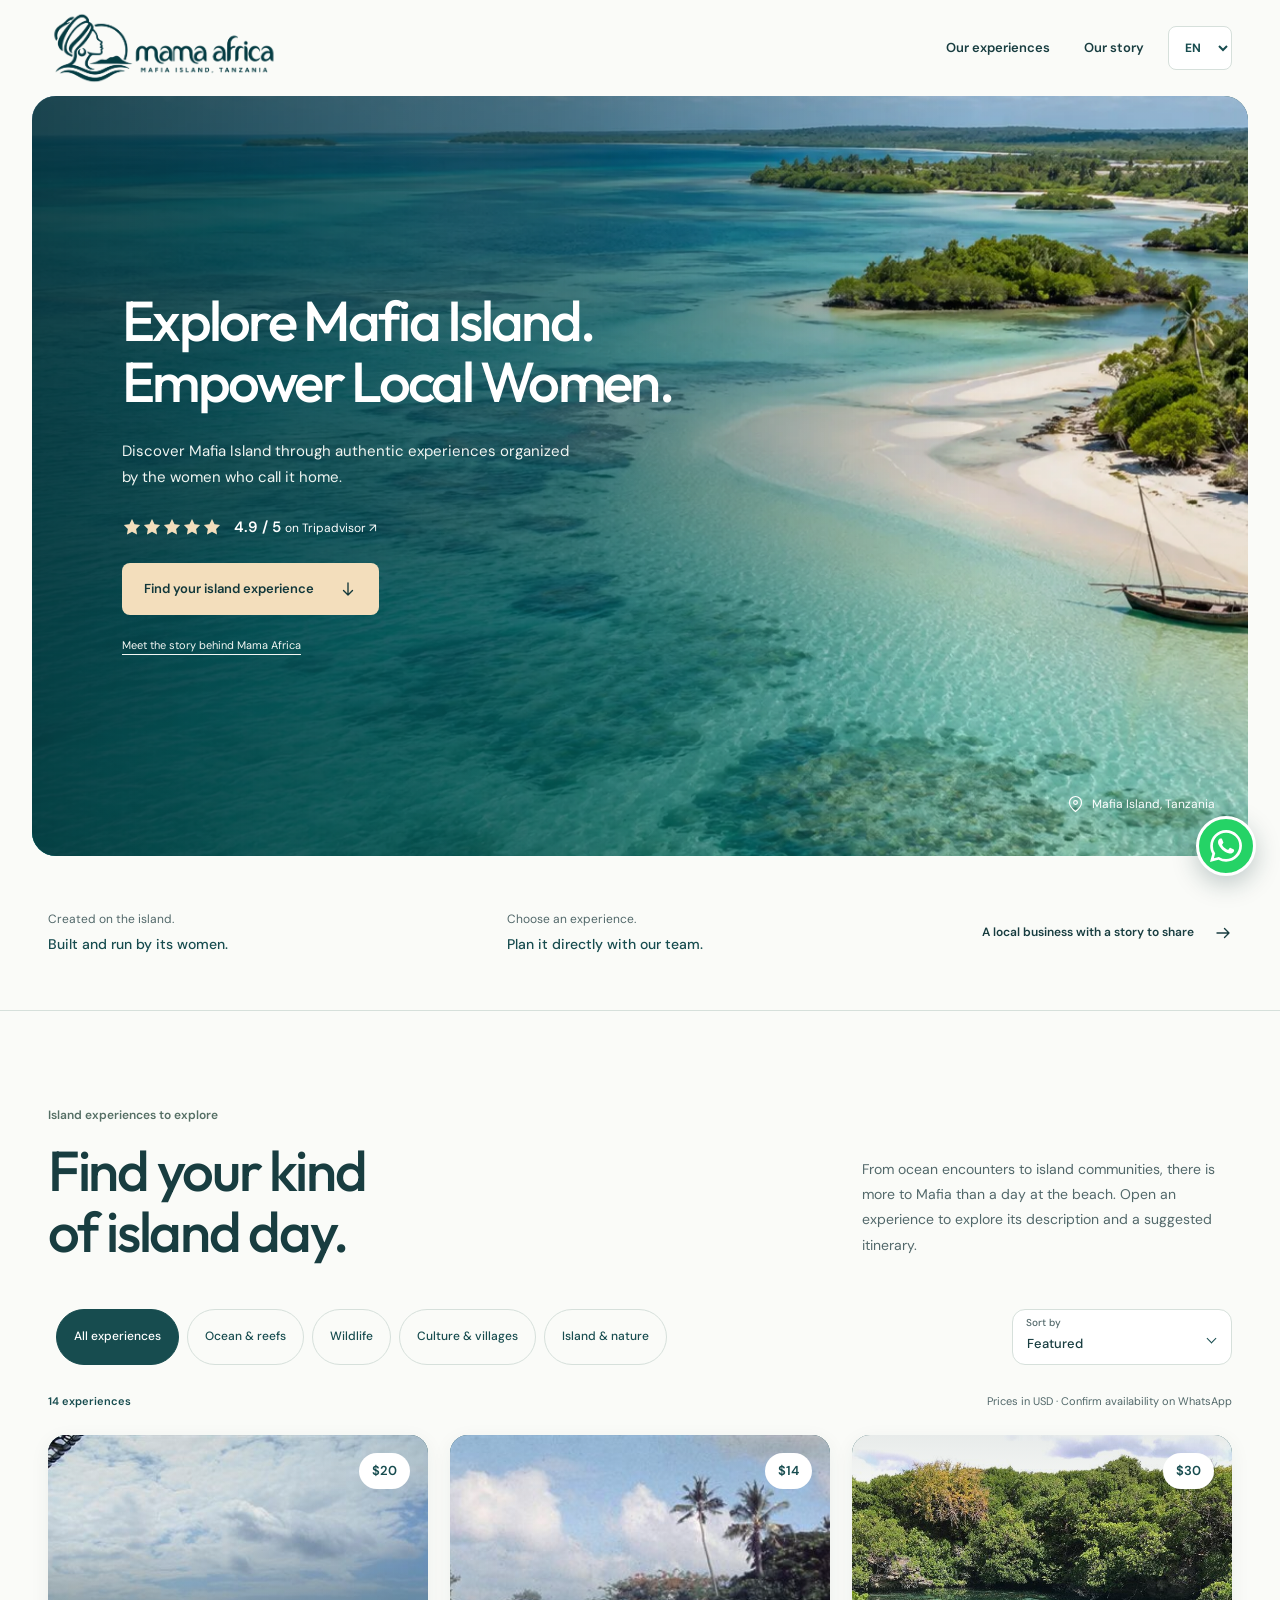
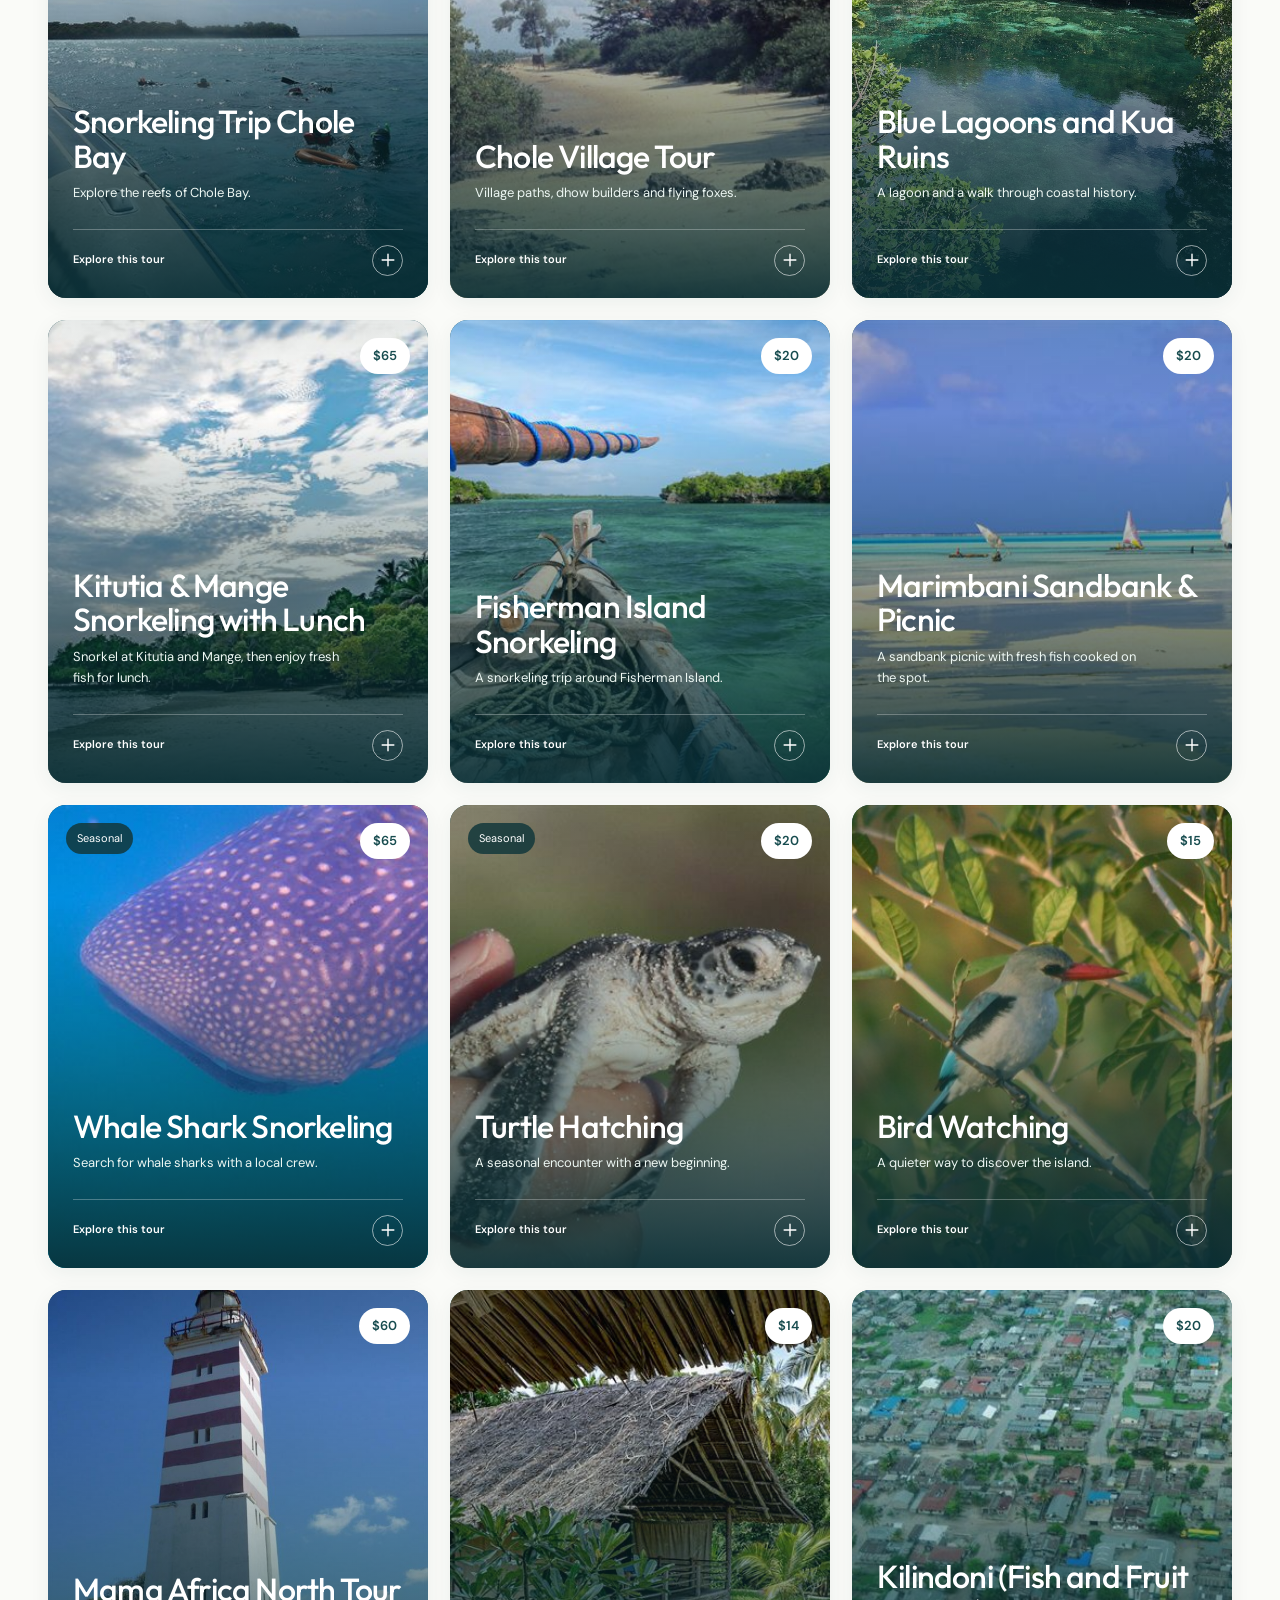
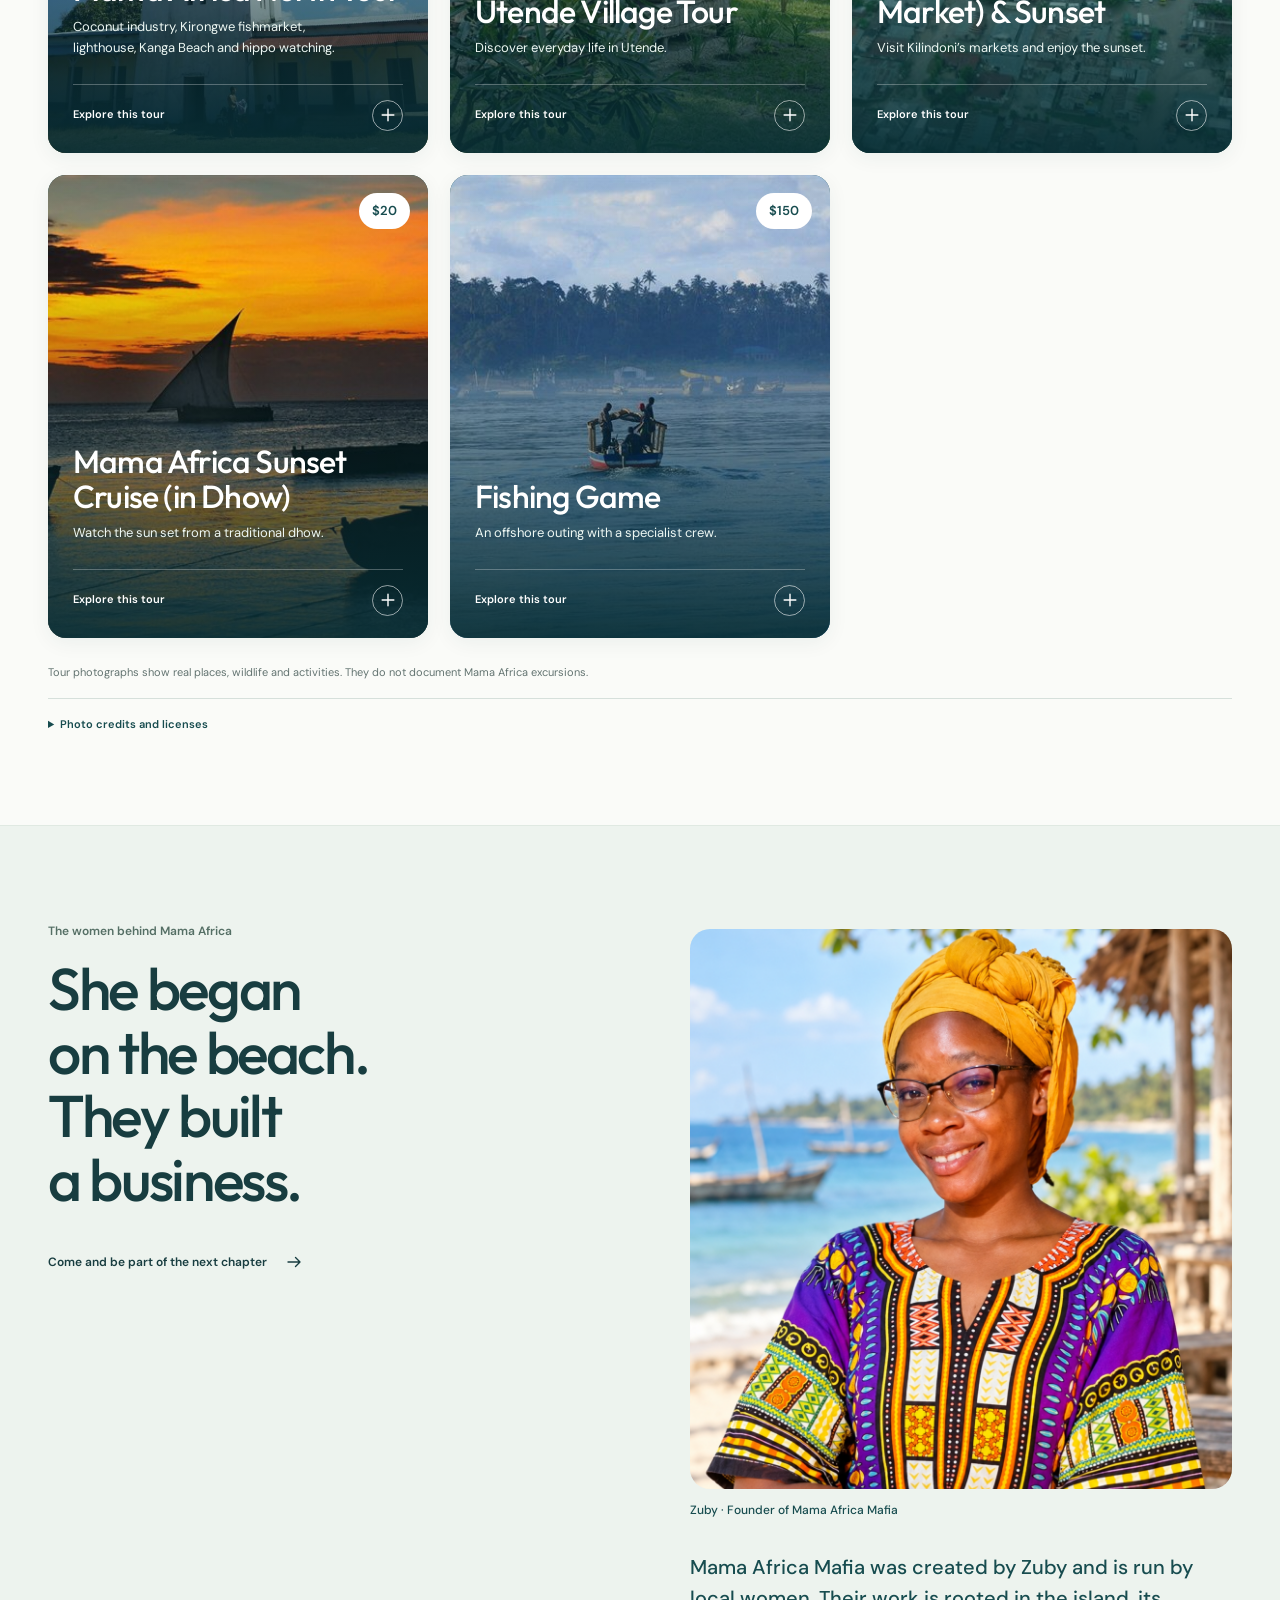
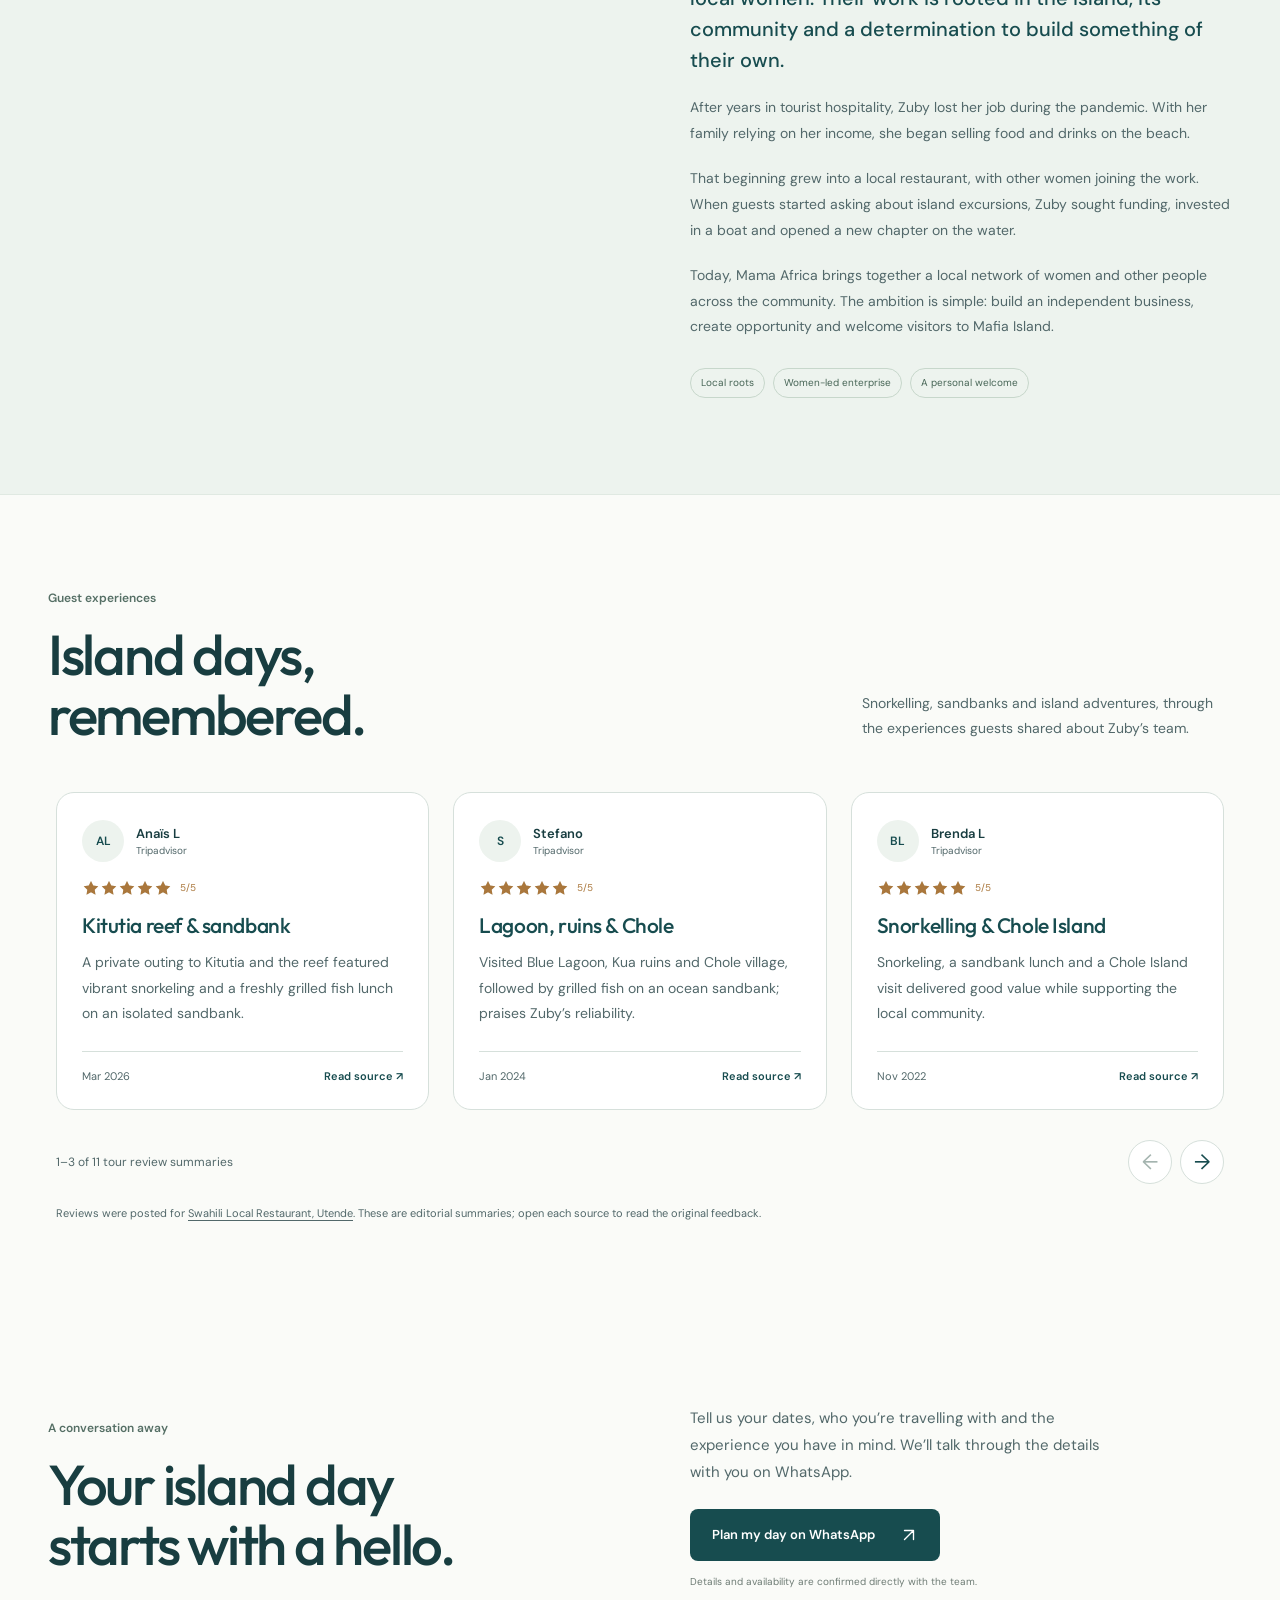
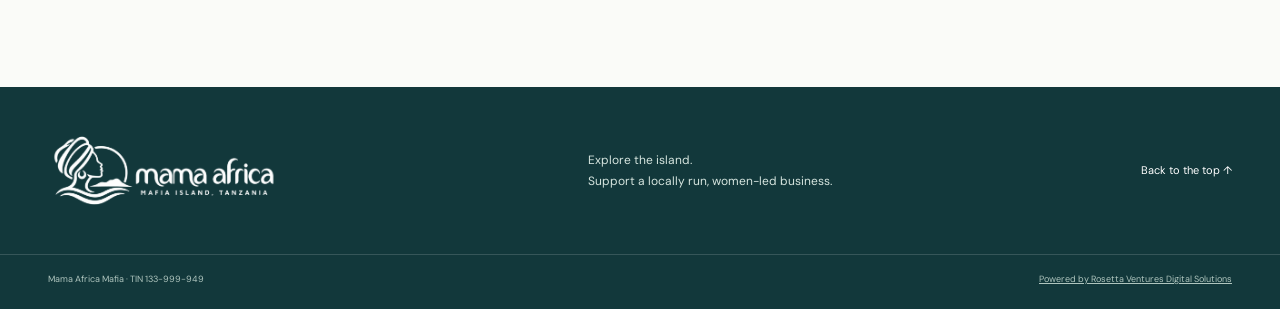
<file: landing-v2/index.html>
<!doctype html>
<html lang="en">
<head>
  <meta charset="utf-8">
  <meta name="viewport" content="width=device-width, initial-scale=1">
  <meta name="robots" content="noindex, nofollow, noarchive">
  <meta name="theme-color" content="#174c4f">
  <meta name="description" content="Explore Mafia Island with Mama Africa Mafia, a business created and run by local women. Discover snorkelling, sandbanks and lagoons. Plan your day on WhatsApp.">
  <title>Mama Africa Mafia | Island experiences, created by local women</title>
  <link rel="preconnect" href="https://fonts.googleapis.com">
  <link rel="preconnect" href="https://fonts.gstatic.com" crossorigin>
  <link rel="stylesheet" href="preview-v2.css?v=20261112-realphotos1">
  <script src="preview-v2-data.js?v=20261112-realphotos1" defer></script>
  <script src="preview-v2-tour-translations.js?v=20261024-i18n1" defer></script>
  <script src="preview-v2-i18n.js?v=20261112-realphotos1" defer></script>
  <script src="preview-v2.js?v=20261112-realphotos1" defer></script>
  <script src="preview-v2-hero.js?v=20261015" defer></script>
  <script src="preview-v2-reviews.js?v=20261024-i18n1" defer></script>
  <script src="preview-v2-whatsapp.js?v=20261014-oval2" defer></script>
</head>
<body>
  <a class="skip-link" href="#main">Skip to content</a>
  <header class="header wrap">
    <a class="brand" href="#top" aria-label="Mama Africa Mafia home">
      <img class="brand-logo" src="assets/preview-v2/mama-africa-logo-v3.png" width="2018" height="779" alt="Mama Africa — Mafia Island, Tanzania" decoding="async">
    </a>
    <div class="header-actions">
      <nav aria-label="Main navigation">
        <a href="#experiences">Our experiences</a>
        <a href="#story">Our story</a>
      </nav>
      <label class="language-picker"><span class="visually-hidden">Language</span><select id="site-language" aria-label="Language"><option value="en">EN</option><option value="it">IT</option><option value="fr">FR</option><option value="de">DE</option></select></label>
    </div>
  </header>

  <main id="main">
    <section class="hero" id="top" aria-labelledby="hero-title">
      <div class="hero-media is-paused" aria-hidden="true">
        <img class="hero-image is-active" src="assets/preview-v2/hero-1680.webp" srcset="assets/preview-v2/hero-960.webp 960w, assets/preview-v2/hero-1680.webp 1672w" sizes="(max-width: 760px) 100vw, calc(100vw - 64px)" alt="" width="1672" height="941" fetchpriority="high">
        <img class="hero-image" src="assets/preview-v2/sandbank-1080.webp" srcset="assets/preview-v2/sandbank-640.webp 640w, assets/preview-v2/sandbank-1080.webp 1080w" sizes="(max-width: 760px) 100vw, calc(100vw - 64px)" alt="" width="1080" height="810" fetchpriority="low" decoding="async">
        <img class="hero-image" src="assets/preview-v2/lagoon-1080.webp" srcset="assets/preview-v2/lagoon-640.webp 640w, assets/preview-v2/lagoon-1080.webp 1080w" sizes="(max-width: 760px) 100vw, calc(100vw - 64px)" alt="" width="1080" height="810" fetchpriority="low" decoding="async">
        <img class="hero-image" src="assets/preview-v2/sunset-1080.webp" srcset="assets/preview-v2/sunset-640.webp 640w, assets/preview-v2/sunset-1080.webp 1080w" sizes="(max-width: 760px) 100vw, calc(100vw - 64px)" alt="" width="1080" height="810" fetchpriority="low" decoding="async">
      </div>
      <div class="hero-shade" aria-hidden="true"></div>
      <div class="hero-copy">
        <h1 id="hero-title"><span>Explore Mafia Island.</span><span>Empower Local Women.</span></h1>
        <p class="hero-description">Discover Mafia Island through authentic experiences organized by the women who call it home.</p>
        <a class="hero-rating" href="https://www.tripadvisor.co.za/Restaurant_Review-g12858825-d23590982-Reviews-Swahili_Local_Restaurants-Utende_Mafia_Island_Pwani_Region.html" target="_blank" rel="noopener noreferrer" aria-label="Swahili Local Restaurants on Tripadvisor, rated 4.9 out of 5"><svg viewBox="0 0 120 24" width="100" height="20" aria-hidden="true"><defs><clipPath id="hero-rating-fill"><rect width="117.6" height="24"/></clipPath><path id="hero-rating-star" d="m12 2.5 3 6.1 6.7 1-4.8 4.7 1.1 6.7-6-3.2L6 21l1.1-6.7-4.8-4.7 6.7-1Z"/></defs><g fill="currentColor" opacity=".3"><use href="#hero-rating-star"/><use href="#hero-rating-star" x="24"/><use href="#hero-rating-star" x="48"/><use href="#hero-rating-star" x="72"/><use href="#hero-rating-star" x="96"/></g><g fill="currentColor" clip-path="url(#hero-rating-fill)"><use href="#hero-rating-star"/><use href="#hero-rating-star" x="24"/><use href="#hero-rating-star" x="48"/><use href="#hero-rating-star" x="72"/><use href="#hero-rating-star" x="96"/></g></svg><span><strong>4.9 / 5 <span>on Tripadvisor ↗</span></strong></span></a>
        <div class="hero-actions">
          <a class="button button-sand" href="#experiences">Find your island experience <svg width="18" height="18" viewBox="0 0 24 24" fill="none" aria-hidden="true"><path d="M12 4v16m-6-6 6 6 6-6" stroke="currentColor" stroke-width="1.8" stroke-linecap="round" stroke-linejoin="round"/></svg></a>
          <a class="hero-story-link" href="#story">Meet the story behind Mama Africa</a>
        </div>
      </div>
      <span class="hero-location"><svg width="15" height="18" viewBox="0 0 20 24" fill="none" aria-hidden="true"><path d="M18 10c0 6-8 12-8 12S2 16 2 10a8 8 0 1 1 16 0Z" stroke="currentColor" stroke-width="1.5"/><circle cx="10" cy="10" r="2.5" stroke="currentColor" stroke-width="1.5"/></svg>Mafia Island, Tanzania</span>
    </section>

    <div class="local-note wrap" aria-label="Our approach">
      <p>Created on the island.<br><strong>Built and run by its women.</strong></p>
      <p>Choose an experience.<br><strong>Plan it directly with our team.</strong></p>
      <a href="#story">A local business with a story to share <svg width="18" height="18" viewBox="0 0 24 24" fill="none" aria-hidden="true"><path d="M4 12h16m-6-6 6 6-6 6" stroke="currentColor" stroke-width="1.8" stroke-linecap="round" stroke-linejoin="round"/></svg></a>
    </div>

    <section class="experiences wrap" id="experiences" aria-labelledby="experiences-title">
      <div class="section-heading">
        <div><p class="section-label">Island experiences to explore</p><h2 id="experiences-title">Find your kind<br>of island day.</h2></div>
        <p>From ocean encounters to island communities, there is more to Mafia than a day at the beach. Open an experience to explore its description and a suggested itinerary.</p>
      </div>
      <div class="tour-toolbar">
        <div class="tour-filters" id="tour-filters" role="group" aria-label="Filter experiences">
          <button class="filter-pill" type="button" data-tour-filter="all" aria-pressed="true" aria-controls="tour-list">All experiences</button>
          <button class="filter-pill" type="button" data-tour-filter="ocean" aria-pressed="false" aria-controls="tour-list">Ocean &amp; reefs</button>
          <button class="filter-pill" type="button" data-tour-filter="wildlife" aria-pressed="false" aria-controls="tour-list">Wildlife</button>
          <button class="filter-pill" type="button" data-tour-filter="culture" aria-pressed="false" aria-controls="tour-list">Culture &amp; villages</button>
          <button class="filter-pill" type="button" data-tour-filter="nature" aria-pressed="false" aria-controls="tour-list">Island &amp; nature</button>
        </div>
        <label class="tour-sort" for="tour-sort"><span>Sort by</span><select id="tour-sort" aria-controls="tour-list"><option value="featured">Featured</option><option value="price-asc">Price: low to high</option><option value="price-desc">Price: high to low</option></select></label>
      </div>
      <div class="tour-results-meta"><p id="tour-count" role="status" aria-live="polite" aria-atomic="true"></p><p class="preview-pricing-note">Prices in USD · Confirm availability on WhatsApp</p></div>
      <div class="tour-grid" id="tour-list"></div>
      <p class="tour-empty" id="tour-empty" hidden>No experiences match this filter. Choose another category.</p>
      <nav class="tour-pagination" id="tour-pagination" aria-label="Experience pages" hidden><button class="page-button" type="button" data-page-step="-1" aria-controls="tour-list"><span aria-hidden="true">←</span> Previous</button><span id="tour-page-label"></span><button class="page-button" type="button" data-page-step="1" aria-controls="tour-list">Next <span aria-hidden="true">→</span></button></nav>
      <noscript><p class="tour-note">Enable JavaScript to open the tour cards. You can reach Mama Africa Mafia on WhatsApp at +255 692 844 498.</p></noscript>
      <p class="tour-note">Tour photographs show real places, wildlife and activities. They do not document Mama Africa excursions.</p>
      <details class="photo-credits"><summary>Photo credits and licenses</summary><p>Images resized from Wikimedia Commons originals.</p><ul id="photo-credits-list"></ul></details>
    </section>

    <section class="story" id="story" aria-labelledby="story-title">
      <div class="story-layout wrap">
        <div class="story-heading"><p class="section-label">The women behind Mama Africa</p><h2 id="story-title">She began<br>on the beach.<br>They built<br>a business.</h2><a class="story-link" href="#contact">Come and be part of the next chapter <svg width="18" height="18" viewBox="0 0 24 24" fill="none" aria-hidden="true"><path d="M4 12h16m-6-6 6 6-6 6" stroke="currentColor" stroke-width="1.8" stroke-linecap="round" stroke-linejoin="round"/></svg></a></div>
        <div class="story-copy">
          <figure class="story-portrait"><img src="assets/preview-v2/zuby-portrait.png" width="1122" height="1402" alt="Zuby, founder of Mama Africa Mafia, beside the sea" loading="lazy" decoding="async"><figcaption>Zuby · Founder of Mama Africa Mafia</figcaption></figure>
          <p class="story-lead">Mama Africa Mafia was created by Zuby and is run by local women. Their work is rooted in the island, its community and a determination to build something of their own.</p>
          <p>After years in tourist hospitality, Zuby lost her job during the pandemic. With her family relying on her income, she began selling food and drinks on the beach.</p>
          <p>That beginning grew into a local restaurant, with other women joining the work. When guests started asking about island excursions, Zuby sought funding, invested in a boat and opened a new chapter on the water.</p>
          <p>Today, Mama Africa brings together a local network of women and other people across the community. The ambition is simple: build an independent business, create opportunity and welcome visitors to Mafia Island.</p>
          <div class="story-values"><span>Local roots</span><span>Women-led enterprise</span><span>A personal welcome</span></div>
        </div>
      </div>
    </section>

    <section class="guest-reviews wrap" id="reviews" aria-labelledby="reviews-title">
      <div class="section-heading"><div><p class="section-label">Guest experiences</p><h2 id="reviews-title">Island days,<br>remembered.</h2></div><p>Snorkelling, sandbanks and island adventures, through the experiences guests shared about Zuby’s team.</p></div>
      <div class="review-list" id="review-list" aria-label="Tour review summaries">
        <article class="review-card" id="review-REV-001" aria-labelledby="review-title-REV-001">
          <header class="review-author"><span class="review-avatar" aria-hidden="true">AL</span><div><strong>Anaïs L</strong><span>Tripadvisor</span></div></header>
          <span class="review-rating" aria-label="Rated 5 out of 5"><span class="review-stars" aria-hidden="true"><span class="review-stars-base"><svg viewBox="0 0 120 24" width="90" height="18" fill="currentColor" aria-hidden="true"><g transform="translate(0 0)"><path d="m12 2.5 3 6.1 6.7 1-4.8 4.7 1.1 6.7-6-3.2L6 21l1.1-6.7-4.8-4.7 6.7-1Z"/></g><g transform="translate(24 0)"><path d="m12 2.5 3 6.1 6.7 1-4.8 4.7 1.1 6.7-6-3.2L6 21l1.1-6.7-4.8-4.7 6.7-1Z"/></g><g transform="translate(48 0)"><path d="m12 2.5 3 6.1 6.7 1-4.8 4.7 1.1 6.7-6-3.2L6 21l1.1-6.7-4.8-4.7 6.7-1Z"/></g><g transform="translate(72 0)"><path d="m12 2.5 3 6.1 6.7 1-4.8 4.7 1.1 6.7-6-3.2L6 21l1.1-6.7-4.8-4.7 6.7-1Z"/></g><g transform="translate(96 0)"><path d="m12 2.5 3 6.1 6.7 1-4.8 4.7 1.1 6.7-6-3.2L6 21l1.1-6.7-4.8-4.7 6.7-1Z"/></g></svg></span><span class="review-stars-fill" style="width:100%"><svg viewBox="0 0 120 24" width="90" height="18" fill="currentColor" aria-hidden="true"><g transform="translate(0 0)"><path d="m12 2.5 3 6.1 6.7 1-4.8 4.7 1.1 6.7-6-3.2L6 21l1.1-6.7-4.8-4.7 6.7-1Z"/></g><g transform="translate(24 0)"><path d="m12 2.5 3 6.1 6.7 1-4.8 4.7 1.1 6.7-6-3.2L6 21l1.1-6.7-4.8-4.7 6.7-1Z"/></g><g transform="translate(48 0)"><path d="m12 2.5 3 6.1 6.7 1-4.8 4.7 1.1 6.7-6-3.2L6 21l1.1-6.7-4.8-4.7 6.7-1Z"/></g><g transform="translate(72 0)"><path d="m12 2.5 3 6.1 6.7 1-4.8 4.7 1.1 6.7-6-3.2L6 21l1.1-6.7-4.8-4.7 6.7-1Z"/></g><g transform="translate(96 0)"><path d="m12 2.5 3 6.1 6.7 1-4.8 4.7 1.1 6.7-6-3.2L6 21l1.1-6.7-4.8-4.7 6.7-1Z"/></g></svg></span></span><span>5/5</span></span>
          <h3 id="review-title-REV-001">Kitutia reef &amp; sandbank</h3>
          <p class="review-summary">A private outing to Kitutia and the reef featured vibrant snorkeling and a freshly grilled fish lunch on an isolated sandbank.</p>
          <footer><time datetime="2026-03-23">Mar 2026</time><a href="https://www.tripadvisor.co.za/ShowUserReviews-g12858825-d23590982-r1053948406-Swahili_Local_Restaurants-Utende_Mafia_Island_Pwani_Region.html" target="_blank" rel="noopener noreferrer" aria-label="Read the source review by Anaïs L">Read source <span aria-hidden="true">↗</span></a></footer>
        </article>
        <article class="review-card" id="review-REV-008" aria-labelledby="review-title-REV-008">
          <header class="review-author"><span class="review-avatar" aria-hidden="true">S</span><div><strong>Stefano</strong><span>Tripadvisor</span></div></header>
          <span class="review-rating" aria-label="Rated 5 out of 5"><span class="review-stars" aria-hidden="true"><span class="review-stars-base"><svg viewBox="0 0 120 24" width="90" height="18" fill="currentColor" aria-hidden="true"><g transform="translate(0 0)"><path d="m12 2.5 3 6.1 6.7 1-4.8 4.7 1.1 6.7-6-3.2L6 21l1.1-6.7-4.8-4.7 6.7-1Z"/></g><g transform="translate(24 0)"><path d="m12 2.5 3 6.1 6.7 1-4.8 4.7 1.1 6.7-6-3.2L6 21l1.1-6.7-4.8-4.7 6.7-1Z"/></g><g transform="translate(48 0)"><path d="m12 2.5 3 6.1 6.7 1-4.8 4.7 1.1 6.7-6-3.2L6 21l1.1-6.7-4.8-4.7 6.7-1Z"/></g><g transform="translate(72 0)"><path d="m12 2.5 3 6.1 6.7 1-4.8 4.7 1.1 6.7-6-3.2L6 21l1.1-6.7-4.8-4.7 6.7-1Z"/></g><g transform="translate(96 0)"><path d="m12 2.5 3 6.1 6.7 1-4.8 4.7 1.1 6.7-6-3.2L6 21l1.1-6.7-4.8-4.7 6.7-1Z"/></g></svg></span><span class="review-stars-fill" style="width:100%"><svg viewBox="0 0 120 24" width="90" height="18" fill="currentColor" aria-hidden="true"><g transform="translate(0 0)"><path d="m12 2.5 3 6.1 6.7 1-4.8 4.7 1.1 6.7-6-3.2L6 21l1.1-6.7-4.8-4.7 6.7-1Z"/></g><g transform="translate(24 0)"><path d="m12 2.5 3 6.1 6.7 1-4.8 4.7 1.1 6.7-6-3.2L6 21l1.1-6.7-4.8-4.7 6.7-1Z"/></g><g transform="translate(48 0)"><path d="m12 2.5 3 6.1 6.7 1-4.8 4.7 1.1 6.7-6-3.2L6 21l1.1-6.7-4.8-4.7 6.7-1Z"/></g><g transform="translate(72 0)"><path d="m12 2.5 3 6.1 6.7 1-4.8 4.7 1.1 6.7-6-3.2L6 21l1.1-6.7-4.8-4.7 6.7-1Z"/></g><g transform="translate(96 0)"><path d="m12 2.5 3 6.1 6.7 1-4.8 4.7 1.1 6.7-6-3.2L6 21l1.1-6.7-4.8-4.7 6.7-1Z"/></g></svg></span></span><span>5/5</span></span>
          <h3 id="review-title-REV-008">Lagoon, ruins &amp; Chole</h3>
          <p class="review-summary">Visited Blue Lagoon, Kua ruins and Chole village, followed by grilled fish on an ocean sandbank; praises Zuby’s reliability.</p>
          <footer><time datetime="2024-01-03">Jan 2024</time><a href="https://www.tripadvisor.co.za/ShowUserReviews-g12858825-d23590982-r932156697-Swahili_Local_Restaurants-Utende_Mafia_Island_Pwani_Region.html" target="_blank" rel="noopener noreferrer" aria-label="Read the source review by Stefano">Read source <span aria-hidden="true">↗</span></a></footer>
        </article>
        <article class="review-card" id="review-REV-009" aria-labelledby="review-title-REV-009">
          <header class="review-author"><span class="review-avatar" aria-hidden="true">BL</span><div><strong>Brenda L</strong><span>Tripadvisor</span></div></header>
          <span class="review-rating" aria-label="Rated 5 out of 5"><span class="review-stars" aria-hidden="true"><span class="review-stars-base"><svg viewBox="0 0 120 24" width="90" height="18" fill="currentColor" aria-hidden="true"><g transform="translate(0 0)"><path d="m12 2.5 3 6.1 6.7 1-4.8 4.7 1.1 6.7-6-3.2L6 21l1.1-6.7-4.8-4.7 6.7-1Z"/></g><g transform="translate(24 0)"><path d="m12 2.5 3 6.1 6.7 1-4.8 4.7 1.1 6.7-6-3.2L6 21l1.1-6.7-4.8-4.7 6.7-1Z"/></g><g transform="translate(48 0)"><path d="m12 2.5 3 6.1 6.7 1-4.8 4.7 1.1 6.7-6-3.2L6 21l1.1-6.7-4.8-4.7 6.7-1Z"/></g><g transform="translate(72 0)"><path d="m12 2.5 3 6.1 6.7 1-4.8 4.7 1.1 6.7-6-3.2L6 21l1.1-6.7-4.8-4.7 6.7-1Z"/></g><g transform="translate(96 0)"><path d="m12 2.5 3 6.1 6.7 1-4.8 4.7 1.1 6.7-6-3.2L6 21l1.1-6.7-4.8-4.7 6.7-1Z"/></g></svg></span><span class="review-stars-fill" style="width:100%"><svg viewBox="0 0 120 24" width="90" height="18" fill="currentColor" aria-hidden="true"><g transform="translate(0 0)"><path d="m12 2.5 3 6.1 6.7 1-4.8 4.7 1.1 6.7-6-3.2L6 21l1.1-6.7-4.8-4.7 6.7-1Z"/></g><g transform="translate(24 0)"><path d="m12 2.5 3 6.1 6.7 1-4.8 4.7 1.1 6.7-6-3.2L6 21l1.1-6.7-4.8-4.7 6.7-1Z"/></g><g transform="translate(48 0)"><path d="m12 2.5 3 6.1 6.7 1-4.8 4.7 1.1 6.7-6-3.2L6 21l1.1-6.7-4.8-4.7 6.7-1Z"/></g><g transform="translate(72 0)"><path d="m12 2.5 3 6.1 6.7 1-4.8 4.7 1.1 6.7-6-3.2L6 21l1.1-6.7-4.8-4.7 6.7-1Z"/></g><g transform="translate(96 0)"><path d="m12 2.5 3 6.1 6.7 1-4.8 4.7 1.1 6.7-6-3.2L6 21l1.1-6.7-4.8-4.7 6.7-1Z"/></g></svg></span></span><span>5/5</span></span>
          <h3 id="review-title-REV-009">Snorkelling &amp; Chole Island</h3>
          <p class="review-summary">Snorkeling, a sandbank lunch and a Chole Island visit delivered good value while supporting the local community.</p>
          <footer><time datetime="2022-11-01">Nov 2022</time><a href="https://www.tripadvisor.co.za/ShowUserReviews-g12858825-d23590982-r866791312-Swahili_Local_Restaurants-Utende_Mafia_Island_Pwani_Region.html" target="_blank" rel="noopener noreferrer" aria-label="Read the source review by Brenda L">Read source <span aria-hidden="true">↗</span></a></footer>
        </article>
        <article class="review-card" id="review-REV-010" aria-labelledby="review-title-REV-010">
          <header class="review-author"><span class="review-avatar" aria-hidden="true">A</span><div><strong>AbiF</strong><span>Tripadvisor</span></div></header>
          <span class="review-rating" aria-label="Rated 5 out of 5"><span class="review-stars" aria-hidden="true"><span class="review-stars-base"><svg viewBox="0 0 120 24" width="90" height="18" fill="currentColor" aria-hidden="true"><g transform="translate(0 0)"><path d="m12 2.5 3 6.1 6.7 1-4.8 4.7 1.1 6.7-6-3.2L6 21l1.1-6.7-4.8-4.7 6.7-1Z"/></g><g transform="translate(24 0)"><path d="m12 2.5 3 6.1 6.7 1-4.8 4.7 1.1 6.7-6-3.2L6 21l1.1-6.7-4.8-4.7 6.7-1Z"/></g><g transform="translate(48 0)"><path d="m12 2.5 3 6.1 6.7 1-4.8 4.7 1.1 6.7-6-3.2L6 21l1.1-6.7-4.8-4.7 6.7-1Z"/></g><g transform="translate(72 0)"><path d="m12 2.5 3 6.1 6.7 1-4.8 4.7 1.1 6.7-6-3.2L6 21l1.1-6.7-4.8-4.7 6.7-1Z"/></g><g transform="translate(96 0)"><path d="m12 2.5 3 6.1 6.7 1-4.8 4.7 1.1 6.7-6-3.2L6 21l1.1-6.7-4.8-4.7 6.7-1Z"/></g></svg></span><span class="review-stars-fill" style="width:100%"><svg viewBox="0 0 120 24" width="90" height="18" fill="currentColor" aria-hidden="true"><g transform="translate(0 0)"><path d="m12 2.5 3 6.1 6.7 1-4.8 4.7 1.1 6.7-6-3.2L6 21l1.1-6.7-4.8-4.7 6.7-1Z"/></g><g transform="translate(24 0)"><path d="m12 2.5 3 6.1 6.7 1-4.8 4.7 1.1 6.7-6-3.2L6 21l1.1-6.7-4.8-4.7 6.7-1Z"/></g><g transform="translate(48 0)"><path d="m12 2.5 3 6.1 6.7 1-4.8 4.7 1.1 6.7-6-3.2L6 21l1.1-6.7-4.8-4.7 6.7-1Z"/></g><g transform="translate(72 0)"><path d="m12 2.5 3 6.1 6.7 1-4.8 4.7 1.1 6.7-6-3.2L6 21l1.1-6.7-4.8-4.7 6.7-1Z"/></g><g transform="translate(96 0)"><path d="m12 2.5 3 6.1 6.7 1-4.8 4.7 1.1 6.7-6-3.2L6 21l1.1-6.7-4.8-4.7 6.7-1Z"/></g></svg></span></span><span>5/5</span></span>
          <h3 id="review-title-REV-010">Local boat adventures</h3>
          <p class="review-summary">Recommends the local boat team for fishing, snorkeling, sunset cruises and marine adventures, with personal attention and local knowledge.</p>
          <footer><time datetime="2022-01-21">Jan 2022</time><a href="https://www.tripadvisor.co.za/ShowUserReviews-g12858825-d23590982-r825519907-Swahili_Local_Restaurants-Utende_Mafia_Island_Pwani_Region.html" target="_blank" rel="noopener noreferrer" aria-label="Read the source review by AbiF">Read source <span aria-hidden="true">↗</span></a></footer>
        </article>
        <article class="review-card" id="review-REV-011" aria-labelledby="review-title-REV-011">
          <header class="review-author"><span class="review-avatar" aria-hidden="true">TN</span><div><strong>Theo Nunn</strong><span>Tripadvisor</span></div></header>
          <span class="review-rating" aria-label="Rated 5 out of 5"><span class="review-stars" aria-hidden="true"><span class="review-stars-base"><svg viewBox="0 0 120 24" width="90" height="18" fill="currentColor" aria-hidden="true"><g transform="translate(0 0)"><path d="m12 2.5 3 6.1 6.7 1-4.8 4.7 1.1 6.7-6-3.2L6 21l1.1-6.7-4.8-4.7 6.7-1Z"/></g><g transform="translate(24 0)"><path d="m12 2.5 3 6.1 6.7 1-4.8 4.7 1.1 6.7-6-3.2L6 21l1.1-6.7-4.8-4.7 6.7-1Z"/></g><g transform="translate(48 0)"><path d="m12 2.5 3 6.1 6.7 1-4.8 4.7 1.1 6.7-6-3.2L6 21l1.1-6.7-4.8-4.7 6.7-1Z"/></g><g transform="translate(72 0)"><path d="m12 2.5 3 6.1 6.7 1-4.8 4.7 1.1 6.7-6-3.2L6 21l1.1-6.7-4.8-4.7 6.7-1Z"/></g><g transform="translate(96 0)"><path d="m12 2.5 3 6.1 6.7 1-4.8 4.7 1.1 6.7-6-3.2L6 21l1.1-6.7-4.8-4.7 6.7-1Z"/></g></svg></span><span class="review-stars-fill" style="width:100%"><svg viewBox="0 0 120 24" width="90" height="18" fill="currentColor" aria-hidden="true"><g transform="translate(0 0)"><path d="m12 2.5 3 6.1 6.7 1-4.8 4.7 1.1 6.7-6-3.2L6 21l1.1-6.7-4.8-4.7 6.7-1Z"/></g><g transform="translate(24 0)"><path d="m12 2.5 3 6.1 6.7 1-4.8 4.7 1.1 6.7-6-3.2L6 21l1.1-6.7-4.8-4.7 6.7-1Z"/></g><g transform="translate(48 0)"><path d="m12 2.5 3 6.1 6.7 1-4.8 4.7 1.1 6.7-6-3.2L6 21l1.1-6.7-4.8-4.7 6.7-1Z"/></g><g transform="translate(72 0)"><path d="m12 2.5 3 6.1 6.7 1-4.8 4.7 1.1 6.7-6-3.2L6 21l1.1-6.7-4.8-4.7 6.7-1Z"/></g><g transform="translate(96 0)"><path d="m12 2.5 3 6.1 6.7 1-4.8 4.7 1.1 6.7-6-3.2L6 21l1.1-6.7-4.8-4.7 6.7-1Z"/></g></svg></span></span><span>5/5</span></span>
          <h3 id="review-title-REV-011">A tailored island day</h3>
          <p class="review-summary">A tailored day combined snorkeling, Chole Island, Blue Lagoon, a sandbank meal and a sunset cruise with local guides.</p>
          <footer><time datetime="2022-01-20">Jan 2022</time><a href="https://www.tripadvisor.co.za/ShowUserReviews-g12858825-d23590982-r825432401-Swahili_Local_Restaurants-Utende_Mafia_Island_Pwani_Region.html" target="_blank" rel="noopener noreferrer" aria-label="Read the source review by Theo Nunn">Read source <span aria-hidden="true">↗</span></a></footer>
        </article>
        <article class="review-card" id="review-REV-023" aria-labelledby="review-title-REV-023">
          <header class="review-author"><span class="review-avatar" aria-hidden="true">EN</span><div><strong>Elly N</strong><span>Tripadvisor</span></div></header>
          <span class="review-rating is-unavailable">Rating not available</span>
          <h3 id="review-title-REV-023">Guided snorkelling</h3>
          <p class="review-summary">Recalls a memorable guided snorkeling excursion arranged by the Mafia Mammas.</p>
          <footer><time datetime="2025-11-05">Nov 2025</time><a href="https://www.tripadvisor.co.za/ShowUserReviews-g12858825-d23590982-r1037862272-Swahili_Local_Restaurants-Utende_Mafia_Island_Pwani_Region.html" target="_blank" rel="noopener noreferrer" aria-label="Read the source review by Elly N">Read source <span aria-hidden="true">↗</span></a></footer>
        </article>
        <article class="review-card" id="review-REV-024" aria-labelledby="review-title-REV-024">
          <header class="review-author"><span class="review-avatar" aria-hidden="true">M</span><div><strong>Melanie_83</strong><span>Tripadvisor</span></div></header>
          <span class="review-rating is-unavailable">Rating not available</span>
          <h3 id="review-title-REV-024">Snorkelling &amp; sunsets</h3>
          <p class="review-summary">Recommends snorkeling and sunset-cruise trips organized at fair prices by Zuby’s team.</p>
          <footer><time datetime="2025-05-08">May 2025</time><a href="https://www.tripadvisor.co.za/ShowUserReviews-g12858825-d23590982-r1006375513-Swahili_Local_Restaurants-Utende_Mafia_Island_Pwani_Region.html" target="_blank" rel="noopener noreferrer" aria-label="Read the source review by Melanie_83">Read source <span aria-hidden="true">↗</span></a></footer>
        </article>
        <article class="review-card" id="review-REV-043" aria-labelledby="review-title-REV-043">
          <header class="review-author"><span class="review-avatar" aria-hidden="true">PL</span><div><strong>Phoebe L</strong><span>Google · via Wanderlog</span></div></header>
          <span class="review-rating" aria-label="Rated 5 out of 5"><span class="review-stars" aria-hidden="true"><span class="review-stars-base"><svg viewBox="0 0 120 24" width="90" height="18" fill="currentColor" aria-hidden="true"><g transform="translate(0 0)"><path d="m12 2.5 3 6.1 6.7 1-4.8 4.7 1.1 6.7-6-3.2L6 21l1.1-6.7-4.8-4.7 6.7-1Z"/></g><g transform="translate(24 0)"><path d="m12 2.5 3 6.1 6.7 1-4.8 4.7 1.1 6.7-6-3.2L6 21l1.1-6.7-4.8-4.7 6.7-1Z"/></g><g transform="translate(48 0)"><path d="m12 2.5 3 6.1 6.7 1-4.8 4.7 1.1 6.7-6-3.2L6 21l1.1-6.7-4.8-4.7 6.7-1Z"/></g><g transform="translate(72 0)"><path d="m12 2.5 3 6.1 6.7 1-4.8 4.7 1.1 6.7-6-3.2L6 21l1.1-6.7-4.8-4.7 6.7-1Z"/></g><g transform="translate(96 0)"><path d="m12 2.5 3 6.1 6.7 1-4.8 4.7 1.1 6.7-6-3.2L6 21l1.1-6.7-4.8-4.7 6.7-1Z"/></g></svg></span><span class="review-stars-fill" style="width:100%"><svg viewBox="0 0 120 24" width="90" height="18" fill="currentColor" aria-hidden="true"><g transform="translate(0 0)"><path d="m12 2.5 3 6.1 6.7 1-4.8 4.7 1.1 6.7-6-3.2L6 21l1.1-6.7-4.8-4.7 6.7-1Z"/></g><g transform="translate(24 0)"><path d="m12 2.5 3 6.1 6.7 1-4.8 4.7 1.1 6.7-6-3.2L6 21l1.1-6.7-4.8-4.7 6.7-1Z"/></g><g transform="translate(48 0)"><path d="m12 2.5 3 6.1 6.7 1-4.8 4.7 1.1 6.7-6-3.2L6 21l1.1-6.7-4.8-4.7 6.7-1Z"/></g><g transform="translate(72 0)"><path d="m12 2.5 3 6.1 6.7 1-4.8 4.7 1.1 6.7-6-3.2L6 21l1.1-6.7-4.8-4.7 6.7-1Z"/></g><g transform="translate(96 0)"><path d="m12 2.5 3 6.1 6.7 1-4.8 4.7 1.1 6.7-6-3.2L6 21l1.1-6.7-4.8-4.7 6.7-1Z"/></g></svg></span></span><span>5/5</span></span>
          <h3 id="review-title-REV-043">Whale shark encounter</h3>
          <p class="review-summary">Describes a whale-shark excursion arranged by Zuby, with six swims and a boat away from other operators.</p>
          <footer><a href="https://wanderlog.com/pt/list/geoCategory/208593" target="_blank" rel="noopener noreferrer" aria-label="Read the source review by Phoebe L">Read source <span aria-hidden="true">↗</span></a></footer>
        </article>
        <article class="review-card" id="review-REV-044" aria-labelledby="review-title-REV-044">
          <header class="review-author"><span class="review-avatar" aria-hidden="true">RB</span><div><strong>Rachel B</strong><span>Google · via Wanderlog</span></div></header>
          <span class="review-rating" aria-label="Rated 5 out of 5"><span class="review-stars" aria-hidden="true"><span class="review-stars-base"><svg viewBox="0 0 120 24" width="90" height="18" fill="currentColor" aria-hidden="true"><g transform="translate(0 0)"><path d="m12 2.5 3 6.1 6.7 1-4.8 4.7 1.1 6.7-6-3.2L6 21l1.1-6.7-4.8-4.7 6.7-1Z"/></g><g transform="translate(24 0)"><path d="m12 2.5 3 6.1 6.7 1-4.8 4.7 1.1 6.7-6-3.2L6 21l1.1-6.7-4.8-4.7 6.7-1Z"/></g><g transform="translate(48 0)"><path d="m12 2.5 3 6.1 6.7 1-4.8 4.7 1.1 6.7-6-3.2L6 21l1.1-6.7-4.8-4.7 6.7-1Z"/></g><g transform="translate(72 0)"><path d="m12 2.5 3 6.1 6.7 1-4.8 4.7 1.1 6.7-6-3.2L6 21l1.1-6.7-4.8-4.7 6.7-1Z"/></g><g transform="translate(96 0)"><path d="m12 2.5 3 6.1 6.7 1-4.8 4.7 1.1 6.7-6-3.2L6 21l1.1-6.7-4.8-4.7 6.7-1Z"/></g></svg></span><span class="review-stars-fill" style="width:100%"><svg viewBox="0 0 120 24" width="90" height="18" fill="currentColor" aria-hidden="true"><g transform="translate(0 0)"><path d="m12 2.5 3 6.1 6.7 1-4.8 4.7 1.1 6.7-6-3.2L6 21l1.1-6.7-4.8-4.7 6.7-1Z"/></g><g transform="translate(24 0)"><path d="m12 2.5 3 6.1 6.7 1-4.8 4.7 1.1 6.7-6-3.2L6 21l1.1-6.7-4.8-4.7 6.7-1Z"/></g><g transform="translate(48 0)"><path d="m12 2.5 3 6.1 6.7 1-4.8 4.7 1.1 6.7-6-3.2L6 21l1.1-6.7-4.8-4.7 6.7-1Z"/></g><g transform="translate(72 0)"><path d="m12 2.5 3 6.1 6.7 1-4.8 4.7 1.1 6.7-6-3.2L6 21l1.1-6.7-4.8-4.7 6.7-1Z"/></g><g transform="translate(96 0)"><path d="m12 2.5 3 6.1 6.7 1-4.8 4.7 1.1 6.7-6-3.2L6 21l1.1-6.7-4.8-4.7 6.7-1Z"/></g></svg></span></span><span>5/5</span></span>
          <h3 id="review-title-REV-044">Lighthouse tour</h3>
          <p class="review-summary">Highly recommends the Lighthouse Tour and the good value of locally organized activities.</p>
          <footer><a href="https://wanderlog.com/pt/list/geoCategory/208593" target="_blank" rel="noopener noreferrer" aria-label="Read the source review by Rachel B">Read source <span aria-hidden="true">↗</span></a></footer>
        </article>
        <article class="review-card" id="review-REV-048" aria-labelledby="review-title-REV-048">
          <header class="review-author"><span class="review-avatar" aria-hidden="true">CE</span><div><strong>Chen E</strong><span>Google · via Wanderlog</span></div></header>
          <span class="review-rating" aria-label="Rated 5 out of 5"><span class="review-stars" aria-hidden="true"><span class="review-stars-base"><svg viewBox="0 0 120 24" width="90" height="18" fill="currentColor" aria-hidden="true"><g transform="translate(0 0)"><path d="m12 2.5 3 6.1 6.7 1-4.8 4.7 1.1 6.7-6-3.2L6 21l1.1-6.7-4.8-4.7 6.7-1Z"/></g><g transform="translate(24 0)"><path d="m12 2.5 3 6.1 6.7 1-4.8 4.7 1.1 6.7-6-3.2L6 21l1.1-6.7-4.8-4.7 6.7-1Z"/></g><g transform="translate(48 0)"><path d="m12 2.5 3 6.1 6.7 1-4.8 4.7 1.1 6.7-6-3.2L6 21l1.1-6.7-4.8-4.7 6.7-1Z"/></g><g transform="translate(72 0)"><path d="m12 2.5 3 6.1 6.7 1-4.8 4.7 1.1 6.7-6-3.2L6 21l1.1-6.7-4.8-4.7 6.7-1Z"/></g><g transform="translate(96 0)"><path d="m12 2.5 3 6.1 6.7 1-4.8 4.7 1.1 6.7-6-3.2L6 21l1.1-6.7-4.8-4.7 6.7-1Z"/></g></svg></span><span class="review-stars-fill" style="width:100%"><svg viewBox="0 0 120 24" width="90" height="18" fill="currentColor" aria-hidden="true"><g transform="translate(0 0)"><path d="m12 2.5 3 6.1 6.7 1-4.8 4.7 1.1 6.7-6-3.2L6 21l1.1-6.7-4.8-4.7 6.7-1Z"/></g><g transform="translate(24 0)"><path d="m12 2.5 3 6.1 6.7 1-4.8 4.7 1.1 6.7-6-3.2L6 21l1.1-6.7-4.8-4.7 6.7-1Z"/></g><g transform="translate(48 0)"><path d="m12 2.5 3 6.1 6.7 1-4.8 4.7 1.1 6.7-6-3.2L6 21l1.1-6.7-4.8-4.7 6.7-1Z"/></g><g transform="translate(72 0)"><path d="m12 2.5 3 6.1 6.7 1-4.8 4.7 1.1 6.7-6-3.2L6 21l1.1-6.7-4.8-4.7 6.7-1Z"/></g><g transform="translate(96 0)"><path d="m12 2.5 3 6.1 6.7 1-4.8 4.7 1.1 6.7-6-3.2L6 21l1.1-6.7-4.8-4.7 6.7-1Z"/></g></svg></span></span><span>5/5</span></span>
          <h3 id="review-title-REV-048">Whale shark outing</h3>
          <p class="review-summary">Recalls an exciting, good-value whale-shark outing arranged through the team.</p>
          <footer><time datetime="2025-10-08">Oct 2025</time><a href="https://wanderlog.com/place/details/2803539/swahili-local-restaurant-utende" target="_blank" rel="noopener noreferrer" aria-label="Read the source review by Chen E">Read source <span aria-hidden="true">↗</span></a></footer>
        </article>
        <article class="review-card" id="review-REV-049" aria-labelledby="review-title-REV-049">
          <header class="review-author"><span class="review-avatar" aria-hidden="true">MZ</span><div><strong>Michelle Z</strong><span>Google · via Wanderlog</span></div></header>
          <span class="review-rating is-unavailable">Rating not available</span>
          <h3 id="review-title-REV-049">Two island trips</h3>
          <p class="review-summary">Booked two trips with Zuby and praises their organization and her flexible approach.</p>
          <footer><a href="https://wanderlog.com/list/geoCategory/208593/where-to-eat-best-restaurants-in-pwani-region" target="_blank" rel="noopener noreferrer" aria-label="Read the source review by Michelle Z">Read source <span aria-hidden="true">↗</span></a></footer>
        </article>
      </div>
      <div class="review-navigation"><p id="review-position" role="status" aria-live="polite" aria-atomic="true">11 tour review summaries</p><div class="review-arrows" hidden><button id="review-previous" type="button" aria-label="Previous tour reviews" aria-controls="review-list"><span aria-hidden="true">←</span></button><button id="review-next" type="button" aria-label="Next tour reviews" aria-controls="review-list"><span aria-hidden="true">→</span></button></div></div>
      <p class="review-provenance">Reviews were posted for <a href="https://www.tripadvisor.co.za/Restaurant_Review-g12858825-d23590982-Reviews-Swahili_Local_Restaurants-Utende_Mafia_Island_Pwani_Region.html" target="_blank" rel="noopener noreferrer">Swahili Local Restaurant, Utende</a>. These are editorial summaries; open each source to read the original feedback.</p>
    </section>

<section class="booking wrap" id="contact" aria-labelledby="booking-title">
      <div><p class="section-label">A conversation away</p><h2 id="booking-title">Your island day<br>starts with a hello.</h2></div>
      <div class="booking-copy"><p>Tell us your dates, who you’re travelling with and the experience you have in mind. We’ll talk through the details with you on WhatsApp.</p><a class="button button-teal" data-booking="general">Plan my day on WhatsApp <svg width="18" height="18" viewBox="0 0 24 24" fill="none" aria-hidden="true"><path d="M6 18 18 6M6 6h12v12" stroke="currentColor" stroke-width="1.8" stroke-linecap="round" stroke-linejoin="round"/></svg></a><small>Details and availability are confirmed directly with the team.</small></div>
    </section>
  </main>

  <footer class="footer">
    <div class="footer-main wrap"><a class="brand" href="#top" aria-label="Mama Africa Mafia home"><img class="brand-logo" src="assets/preview-v2/mama-africa-logo-v3.png" width="2018" height="779" alt="Mama Africa — Mafia Island, Tanzania" decoding="async"></a><p>Explore the island.<br>Support a locally run, women-led business.</p><a class="footer-top" href="#top">Back to the top ↑</a></div>
    <div class="footer-small wrap"><span>Mama Africa Mafia · TIN 133-999-949</span><a href="https://wa.me/971562873135" target="_blank" rel="noopener noreferrer">Powered by Rosetta Ventures Digital Solutions</a></div>
  </footer>
  <a class="whatsapp-float" href="https://wa.me/255692844498" data-booking="general" target="_blank" rel="noopener noreferrer" aria-label="Chat with Zuby on WhatsApp" title="Chat with Zuby on WhatsApp">
    <span class="whatsapp-hint" role="status" aria-live="polite">Hi, how can I help you?</span>
    <img class="whatsapp-avatar" src="assets/preview-v2/zuby-portrait.png" width="56" height="56" alt="" loading="eager" decoding="async">
    <svg class="whatsapp-icon" width="32" height="32" viewBox="0 0 24 24" fill="currentColor" aria-hidden="true"><path d="M17.472 14.382c-.297-.149-1.758-.867-2.03-.967-.273-.099-.471-.148-.67.15-.197.297-.767.966-.94 1.164-.173.199-.347.223-.644.074-.297-.148-1.255-.462-2.39-1.475-.883-.788-1.48-1.761-1.653-2.059-.173-.297-.018-.458.13-.606.134-.133.298-.347.446-.52.149-.174.198-.298.297-.497.1-.198.05-.372-.025-.521-.074-.149-.669-1.612-.916-2.207-.242-.579-.487-.5-.669-.51-.173-.008-.371-.01-.57-.01-.198 0-.52.074-.792.372-.272.297-1.04 1.016-1.04 2.479s1.065 2.876 1.213 3.074c.149.198 2.096 3.2 5.077 4.487.709.306 1.262.489 1.694.625.712.226 1.36.194 1.872.118.571-.085 1.758-.719 2.006-1.413.248-.694.248-1.289.173-1.413-.074-.124-.272-.198-.57-.347m-5.421 7.403h-.004a9.87 9.87 0 0 1-5.031-1.378l-.361-.214-3.741.982.998-3.648-.235-.374a9.86 9.86 0 0 1-1.51-5.26C2.167 6.449 6.602 2.015 12.055 2.015c2.64 0 5.122 1.029 6.988 2.896a9.825 9.825 0 0 1 2.893 6.994c-.004 5.45-4.439 9.884-9.885 9.884M20.462 3.488A11.815 11.815 0 0 0 12.056 0C5.495 0 .143 5.35.141 11.924c0 2.102.549 4.154 1.592 5.965L0 24l6.335-1.652a11.944 11.944 0 0 0 5.715 1.455h.005c6.574 0 11.924-5.35 11.927-11.925a11.87 11.87 0 0 0-3.495-8.39"/></svg>
  </a>
</body>
</html>
</file>
<file: landing-v2/preview-v2.css>
@import url('https://fonts.googleapis.com/css2?family=DM+Sans:wght@400;500;600;700&family=Outfit:wght@400;500;600;700&display=swap');

:root {
  --teal: #174c4f;
  --deep: #12383b;
  --ink: #183d40;
  --body-ink: #52686a;
  --white: #fff;
  --page: #fafbf8;
  --sand: #f3debc;
  --soft: #edf3ee;
  --line: #d6e0db;
  --display: 'Outfit', Arial, sans-serif;
  --body: 'DM Sans', Arial, sans-serif;
  --radius-card: 18px;
  --radius-hero: 24px;
  --space-page: 48px;
}
* { box-sizing: border-box; }
html { scroll-behavior: smooth; scroll-padding-top: 32px; }
body { margin: 0; background: var(--page); color: var(--ink); font: 16px/1.6 var(--body); -webkit-font-smoothing: antialiased; }
a { color: inherit; }
button { font: inherit; cursor: pointer; touch-action: manipulation; }
a:focus-visible, button:focus-visible, select:focus-visible { outline: 3px solid #b87132; outline-offset: 5px; }
[hidden] { display: none !important; }
.wrap { width: min(100%, 1392px); margin-inline: auto; padding-inline: var(--space-page); }
.skip-link { position: fixed; top: 12px; left: 12px; z-index: 100; padding: 12px 18px; background: var(--white); color: var(--deep); transform: translateY(-150%); }
.skip-link:focus { transform: none; }
.visually-hidden { position: absolute; width: 1px; height: 1px; padding: 0; margin: -1px; overflow: hidden; clip: rect(0, 0, 0, 0); white-space: nowrap; border: 0; }
.header { min-height: 96px; display: flex; align-items: center; justify-content: space-between; gap: 26px; }
.brand { display: inline-flex; align-items: center; flex-shrink: 0; gap: 12px; text-decoration: none; }
.brand-logo { display: block; flex: none; width: 230px; height: auto; }
.header nav { display: flex; align-items: center; gap: 34px; }
.header nav > a { display: inline-flex; align-items: center; min-height: 44px; font-size: 13px; font-weight: 600; text-decoration: none; padding-block: 12px; white-space: nowrap; }
.header nav > a:hover { text-decoration: underline; text-underline-offset: 5px; }
.header-actions { display: flex; align-items: center; gap: 24px; }
.language-picker select { min-width: 64px; min-height: 44px; padding: 8px 12px; border: 1px solid var(--line); border-radius: 8px; background: var(--white); color: var(--teal); font: 700 12px/1.4 var(--body); cursor: pointer; }
.whatsapp-float { position: fixed; right: calc(24px + env(safe-area-inset-right, 0px)); bottom: calc(24px + env(safe-area-inset-bottom, 0px)); z-index: 30; display: flex; align-items: center; justify-content: center; width: 60px; height: 60px; padding: 0; border: 3px solid var(--white); border-radius: 50%; background: #25d366; color: var(--white); box-shadow: 0 8px 24px #12383b40; text-decoration: none; transform-origin: right center; transition: width .38s cubic-bezier(.2,.8,.2,1), padding .38s ease, transform .18s ease, background .18s ease; }
.whatsapp-float:hover { background: #20bd5a; transform: translateY(-2px); }
.button { display: inline-flex; align-items: center; justify-content: center; min-height: 52px; gap: 25px; padding: 13px 22px; border-radius: 8px; font: 600 13px/1.35 var(--body); text-decoration: none; transition: background .18s ease, transform .18s ease; }
.button svg { flex: none; }
.button:hover { transform: translateY(-2px); }
.button-teal { color: var(--white); background: var(--teal); }
.button-teal:hover { background: var(--deep); }
.button-sand { color: var(--deep); background: var(--sand); }
.button-sand:hover { background: #fbe8cb; }
.hero { position: relative; width: calc(100% - 64px); max-width: 1584px; margin-inline: auto; min-height: 760px; border-radius: var(--radius-hero); background: var(--teal); color: var(--white); overflow: hidden; display: flex; align-items: center; isolation: isolate; }
.hero-media, .hero-shade { position: absolute; inset: 0; width: 100%; height: 100%; z-index: -1; }
.hero-media { overflow: hidden; }
.hero-image { position: absolute; inset: 0; width: 100%; height: 100%; object-fit: cover; object-position: center; opacity: 0; transform: scale(1.02); transition: opacity 1.35s ease; }
.hero-image.is-active { opacity: 1; z-index: 1; }
.hero-image.is-leaving { opacity: 1; z-index: 0; }
.hero-image.is-active, .hero-image.is-leaving { animation: hero-drift 9s cubic-bezier(.2,.6,.4,1) forwards; }
.hero-media.is-paused .hero-image { animation-play-state: paused; }
.hero-shade { z-index: 0; pointer-events: none; }
.hero-copy, .hero-location { z-index: 1; }
.hero-copy { position: relative; }
.hero-shade { background: linear-gradient(90deg, rgba(6, 48, 53, .85), rgba(6, 48, 53, .53) 42%, rgba(6, 48, 53, .04) 78%); }
.hero-copy { padding: 70px 7.4%; width: 870px; max-width: 72%; }
h1 { margin: 0; font: 500 clamp(43px, 4.4vw, 65px)/1.08 var(--display); letter-spacing: -.048em; }
h1 > span { display: block; }
.hero-description { max-width: 450px; margin: 25px 0 26px; color: #f0f5f2; font-size: 15px; line-height: 1.75; }
.hero-rating { display: inline-flex; align-items: center; gap: 12px; max-width: 100%; margin-bottom: 24px; color: var(--sand); text-decoration: none; }
.hero-rating > svg { flex: none; }
.hero-rating > span { min-width: 0; }
.hero-rating strong { display: block; color: var(--white); font: 600 15px/1.5 var(--body); }
.hero-rating strong > span { font-weight: 400; font-size: 12px; }
.hero-rating:hover strong > span { text-decoration: underline; text-underline-offset: 3px; }
.hero-actions { display: flex; align-items: flex-start; flex-direction: column; gap: 15px; }
.hero-story-link { padding-block: 7px; font-size: 11px; color: #f3f7f4; text-underline-offset: 5px; }
.hero-location { position: absolute; right: 33px; bottom: 42px; display: flex; align-items: center; gap: 9px; font-size: 12px; }
.local-note { min-height: 155px; display: flex; align-items: center; justify-content: space-between; gap: 30px; padding-block: 38px; border-bottom: 1px solid var(--line); }
.local-note p { margin: 0; color: var(--body-ink); font-size: 12px; line-height: 1.9; }
.local-note strong { color: var(--teal); font-size: 14px; font-weight: 500; }
.local-note > a { display: flex; align-items: center; gap: 20px; font-size: 12px; font-weight: 600; text-decoration: none; }
.experiences { padding-block: 95px 91px; scroll-margin-top: 20px; }
.section-heading { display: flex; justify-content: space-between; align-items: flex-end; gap: 70px; margin-bottom: 38px; }
.section-label { margin: 0 0 16px; font-size: 12px; font-weight: 600; color: #556f65; }
h2 { margin: 0; font: 500 clamp(42px, 4.4vw, 62px)/1.08 var(--display); letter-spacing: -.04em; }
.section-heading > p { max-width: 370px; margin: 0 0 5px; font-size: 14px; line-height: 1.8; color: var(--body-ink); }
.tour-grid { display: grid; grid-template-columns: repeat(3, minmax(0, 1fr)); align-items: start; gap: 22px; }
.tour-card { min-width: 0; background: var(--white); border-radius: var(--radius-card); box-shadow: 0 5px 20px #163d4010; }
.tour-cover { position: relative; height: 463px; border-radius: var(--radius-card); overflow: hidden; background: var(--teal); isolation: isolate; }
.tour-cover > img { position: absolute; inset: 0; z-index: -2; width: 100%; height: 100%; object-fit: cover; transition: transform .45s ease; }
.tour-cover::before { content: ''; position: absolute; z-index: -1; inset: 0; background: linear-gradient(180deg, #082e3518, transparent 20%, #082e3563 54%, #082e35ec); }
.tour-cover:hover > img { transform: scale(1.03); }
.tour-price { position: absolute; top: 18px; right: 18px; border-radius: 50px; padding: 8px 13px; background: var(--white); color: var(--teal); font-size: 13px; font-weight: 600; text-align: center; }
.tour-season { position: absolute; top: 18px; left: 18px; padding: 7px 11px; border-radius: 50px; background: #12383bd9; color: var(--white); font-size: 11px; }
.tour-cover-copy { position: absolute; right: 25px; left: 25px; bottom: 22px; color: var(--white); }
.tour-cover h3 { margin: 0 0 9px; font: 500 32px/1.08 var(--display); letter-spacing: -.025em; }
.tour-cover-copy > p { max-width: 275px; margin: 0 0 25px; font-size: 13px; line-height: 1.65; color: #edf7f3; }
.tour-cover-action { display: flex; justify-content: space-between; align-items: center; padding-top: 15px; border-top: 1px solid #ffffff47; font-size: 11px; font-weight: 600; }
.tour-plus { display: grid; place-items: center; width: 31px; height: 31px; border: 1px solid #ffffff90; border-radius: 50%; transition: transform .2s ease; }
.tour-toggle { position: absolute; inset: 0; width: 100%; height: 100%; border: 0; border-radius: var(--radius-card); background: transparent; }
.tour-toggle:focus-visible { outline: 3px solid var(--sand); outline-offset: -6px; }
.tour-card.is-open .tour-plus { transform: rotate(45deg); }
.tour-card.is-open .tour-cover { border-radius: var(--radius-card) var(--radius-card) 0 0; }
.tour-content { padding: 9px 24px 25px; animation: panel-in .22s ease; }
.panel-toggle { display: flex; align-items: center; justify-content: space-between; gap: 15px; width: 100%; min-height: 56px; padding: 13px 0; color: var(--teal); text-align: left; border: 0; border-bottom: 1px solid var(--line); background: transparent; font-size: 13px; font-weight: 600; }
.panel-toggle svg { flex: none; transition: transform .2s ease; }
.panel-toggle[aria-expanded="true"] svg { transform: rotate(180deg); }
.panel-toggle:hover { color: #28646a; }
.tour-panel { padding: 18px 0 8px; animation: panel-in .22s ease; }
.tour-panel > p { margin: 0; color: var(--body-ink); font-size: 13px; line-height: 1.85; }
.tour-panel .itinerary-label { margin: 0 0 20px; color: #6d7974; font-size: 11px; }
.tour-steps { list-style: none; margin: 0; padding: 0; counter-reset: itinerary; }
.tour-steps li { position: relative; margin: 0; padding: 0 0 24px 40px; counter-increment: itinerary; }
.tour-steps li::before { content: counter(itinerary); position: absolute; left: 0; top: 0; width: 26px; height: 26px; display: grid; place-items: center; border: 1px solid #bed4c9; border-radius: 50%; background: var(--soft); color: var(--teal); font-size: 11px; font-weight: 600; z-index: 1; }
.tour-steps li:not(:last-child)::after { content: ''; position: absolute; left: 13px; top: 26px; bottom: 0; width: 1px; background: var(--line); }
.tour-steps h4 { margin: 2px 0 7px; font-size: 12px; line-height: 1.5; font-weight: 600; }
.tour-steps p { margin: 0; font-size: 12px; line-height: 1.8; color: var(--body-ink); }
.planning-note { margin: 21px 0 20px; padding-left: 12px; border-left: 2px solid #d4b280; color: #647371; font-size: 11px; line-height: 1.8; }
.tour-book { width: 100%; min-height: 48px; }
.booking-hint { display: block; margin-top: 10px; text-align: center; font-size: 10px; color: #6c7875; }
.tour-note { margin: 25px 0 0; color: #637471; font-size: 11px; line-height: 1.75; }
.photo-credits { margin-top: 16px; border-top: 1px solid var(--line); padding-top: 16px; color: #637471; font-size: 11px; line-height: 1.75; }
.photo-credits summary { cursor: pointer; color: var(--teal); font-weight: 600; }
.photo-credits p { margin: 8px 0; }
.photo-credits ul { margin: 8px 0 0; padding-left: 19px; }
.photo-credits li + li { margin-top: 7px; }
.photo-credits a { color: var(--teal); }
.tour-toolbar { display: flex; align-items: center; justify-content: space-between; gap: 24px; margin: 0 0 19px; }
.tour-filters { display: flex; flex: 1; min-width: 0; flex-wrap: nowrap; align-items: center; gap: 8px; overflow-x: auto; overscroll-behavior-x: contain; scrollbar-width: none; padding: 8px; scroll-padding-inline: 8px; }
.tour-filters::-webkit-scrollbar { display: none; }
.filter-pill { flex: none; white-space: nowrap; min-height: 56px; padding: 10px 17px; border: 1px solid var(--line); border-radius: 50px; background: transparent; color: var(--teal); font: 500 12px/1.4 var(--body); transition: background .18s ease, border-color .18s ease; }
.filter-pill:hover { background: var(--soft); border-color: #a9bfb6; }
.filter-pill[aria-pressed="true"] { color: var(--white); background: var(--teal); border-color: var(--teal); }
.tour-sort { position: relative; display: block; flex: 0 0 220px; width: 220px; min-width: 0; color: var(--body-ink); }
.tour-sort > span { position: absolute; top: 8px; left: 14px; z-index: 1; font: 500 10px/1.2 var(--body); pointer-events: none; }
.tour-sort::after { content: ''; position: absolute; top: 26px; right: 17px; width: 6px; height: 6px; border-right: 1.5px solid var(--teal); border-bottom: 1.5px solid var(--teal); transform: rotate(45deg); pointer-events: none; }
.tour-sort select { appearance: none; -webkit-appearance: none; display: block; width: 100%; min-height: 56px; border: 1px solid var(--line); border-radius: 13px; padding: 23px 36px 8px 14px; background: var(--white); color: var(--ink); font: 500 13px/1.4 var(--body); cursor: pointer; }
.tour-results-meta { display: flex; justify-content: space-between; align-items: baseline; gap: 12px 24px; margin-bottom: 24px; }
.tour-results-meta p { margin: 0; font-size: 11px; line-height: 1.7; color: var(--body-ink); }
.tour-results-meta #tour-count { color: var(--teal); font-weight: 600; }
.tour-empty { margin: 26px 0; padding: 25px; border: 1px solid var(--line); border-radius: var(--radius-card); color: var(--body-ink); }
.tour-pagination { display: flex; justify-content: center; align-items: center; gap: 20px; margin-top: 30px; }
.page-button { min-height: 44px; display: inline-flex; align-items: center; justify-content: center; gap: 8px; padding: 10px 14px; border: 1px solid var(--line); border-radius: 8px; background: var(--white); color: var(--teal); font: 500 12px/1.4 var(--body); }
.page-button:hover:not(:disabled) { background: var(--soft); border-color: #a9bfb6; }
.page-button:disabled { color: #7b8e8f; background: #f0f3ef; cursor: default; }
#tour-page-label { color: var(--teal); font-size: 12px; font-weight: 500; white-space: nowrap; }
.story { background: var(--soft); border-top: 1px solid #e0e9e2; border-bottom: 1px solid #e0e9e2; }
.story-layout { display: grid; grid-template-columns: 1fr 1fr; gap: 100px; padding-block: 96px; }
.story h2 { font-size: clamp(44px, 4.6vw, 66px); }
.story-link { display: inline-flex; align-items: center; gap: 18px; margin-top: 33px; padding-block: 8px; text-decoration: none; font-size: 12px; font-weight: 600; }
.story-copy { padding-top: 7px; }
.story-portrait { margin: 0 0 32px; }
.story-portrait img { display: block; width: 100%; max-height: 560px; object-fit: cover; object-position: center 32%; border-radius: 20px; }
.story-portrait figcaption { margin-top: 12px; color: var(--teal); font-size: 12px; font-weight: 500; }
.story-copy p { margin: 0 0 19px; color: var(--body-ink); font-size: 14px; line-height: 1.85; }
.story-copy .story-lead { color: var(--teal); font-size: 20px; line-height: 1.55; font-weight: 500; }
.story-values { display: flex; flex-wrap: wrap; gap: 8px; margin-top: 28px; }
.story-values span { padding: 6px 10px; border: 1px solid #c7d7cb; border-radius: 50px; color: #476556; font-size: 10px; }
.guest-reviews { padding-block: 94px 84px; }
.review-list { display: grid; grid-auto-flow: column; grid-auto-columns: calc((100% - 48px) / 3); gap: 24px; overflow-x: auto; overscroll-behavior-x: contain; scroll-snap-type: x mandatory; scroll-padding-inline: 8px; scrollbar-width: none; padding: 8px; }
.review-list::-webkit-scrollbar { display: none; }
.review-card { min-width: 0; display: flex; flex-direction: column; scroll-snap-align: start; padding: 27px 25px 24px; border: 1px solid var(--line); border-radius: 18px; background: var(--white); }
.review-author { display: flex; align-items: center; gap: 12px; margin-bottom: 17px; }
.review-avatar { display: grid; place-items: center; flex: none; width: 42px; height: 42px; border-radius: 50%; background: var(--soft); color: var(--teal); font-size: 12px; font-weight: 600; }
.review-author > div { min-width: 0; }
.review-author strong { display: block; overflow-wrap: anywhere; font-size: 13px; line-height: 1.5; font-weight: 600; }
.review-author > div > span { display: block; font-size: 10px; line-height: 1.5; color: var(--body-ink); }
.review-rating { display: flex; align-items: center; gap: 8px; margin-bottom: 8px; color: #aa773c; font-size: 10px; }
.review-rating svg { flex: none; }
.review-stars { position: relative; display: inline-block; flex: none; width: 90px; height: 18px; }
.review-stars > span { position: absolute; top: 0; left: 0; height: 18px; overflow: hidden; }
.review-stars-base { width: 100%; color: #d7ded9; }
.review-stars svg { display: block; width: 90px; height: 18px; max-width: none; }
.review-rating.is-unavailable { min-height: 18px; color: var(--body-ink); }
.review-card h3 { margin: 8px 0 12px; color: var(--teal); font: 500 21px/1.2 var(--display); letter-spacing: -.02em; }
.review-summary { margin: 0 0 25px; color: var(--body-ink); font-size: 14px; line-height: 1.8; }
.review-card footer { display: flex; align-items: center; justify-content: space-between; gap: 12px; margin-top: auto; padding-top: 16px; border-top: 1px solid var(--line); font-size: 11px; }
.review-card time { color: var(--body-ink); }
.review-card footer a { margin-left: auto; color: var(--teal); font-weight: 600; text-decoration: none; }
.review-card footer a:hover { text-decoration: underline; text-underline-offset: 4px; }
.review-navigation { display: flex; align-items: center; justify-content: space-between; gap: 18px; margin: 22px 8px 0; }
.review-navigation > p { margin: 0; color: var(--body-ink); font-size: 12px; }
.review-arrows { display: flex; gap: 8px; }
.review-arrows button { display: grid; place-items: center; width: 44px; height: 44px; border: 1px solid var(--line); border-radius: 50%; background: var(--white); color: var(--teal); font-size: 21px; }
.review-arrows button:hover:not(:disabled) { background: var(--soft); }
.review-arrows button:disabled { color: #a4b4af; cursor: default; }
.review-provenance { margin: 20px 8px 0; max-width: 800px; color: var(--body-ink); font-size: 11px; line-height: 1.8; }
.review-provenance a { text-underline-offset: 3px; }
.booking { display: grid; grid-template-columns: 1fr 1fr; gap: 100px; align-items: center; padding-block: 97px; }
.booking-copy { max-width: 420px; }
.booking-copy > p { margin: 0 0 23px; color: var(--body-ink); font-size: 15px; line-height: 1.8; }
.booking-copy > small { display: block; margin-top: 13px; font-size: 10px; color: #6d7b74; }
.footer { background: var(--deep); color: var(--white); }
.footer-main { display: flex; align-items: center; justify-content: space-between; gap: 35px; padding-block: 39px; }
.footer .brand-logo { filter: brightness(0) invert(1); }
.footer-main > p { margin: 0; color: #d6e5df; font-size: 12px; line-height: 1.7; }
.footer-top { font-size: 11px; text-decoration: none; }
.footer-small { display: flex; justify-content: space-between; gap: 25px; padding-block: 17px 22px; border-top: 1px solid #ffffff27; color: #afc5be; font-size: 9px; line-height: 1.7; }
@keyframes panel-in { from { opacity: 0; transform: translateY(-4px); } to { opacity: 1; transform: none; } }
@keyframes hero-drift { from { transform: scale(1.02) translate3d(0, 0, 0); } to { transform: scale(1.18) translate3d(-1.5%, -.8%, 0); } }
@media (min-width: 1700px) { .hero-copy { padding-left: 105px; } }
@media (max-width: 1080px) {
  :root { --space-page: 32px; }
  .header nav { gap: 22px; }
  .tour-toolbar { gap: 16px; }
  .hero { min-height: 700px; width: calc(100% - 40px); }
  .hero-copy { max-width: 76%; padding-inline: 6%; }
  .hero-shade { background: linear-gradient(90deg, #063035dc, #0630358c 53%, #06303518); }
  .tour-grid { grid-template-columns: repeat(3, minmax(0, 1fr)); gap: 17px; }
  .tour-cover { height: 410px; }
  .tour-cover-copy { left: 19px; right: 19px; }
  .tour-cover h3 { font-size: 28px; }
  .tour-content { padding-inline: 19px; }
  .section-heading { gap: 40px; }
  .section-heading > p { max-width: 310px; }
  .story-layout, .booking { gap: 60px; }
  .local-note > a { max-width: 220px; line-height: 1.6; }
}
@media (max-width: 760px) {
  :root { --space-page: 24px; }
  .header { min-height: 0; display: grid; grid-template-columns: 1fr auto; row-gap: 0; padding-block: 8px; }
  .header-actions { display: contents; }
  .header .brand { grid-column: 1; grid-row: 1; }
  .language-picker { grid-column: 2; grid-row: 1; }
  .header nav { grid-column: 1 / -1; grid-row: 2; }
  .header nav { gap: 14px; }
  .header nav > a { font-size: 12px; }
  .header .brand-logo { width: 160px; }
  .whatsapp-float { width: 56px; height: 56px; right: calc(18px + env(safe-area-inset-right, 0px)); bottom: calc(18px + env(safe-area-inset-bottom, 0px)); }
  .brand-logo { width: 190px; }
  .hero { min-height: min(600px, calc(100svh - 90px)); width: calc(100% - 28px); border-radius: 20px; }
  .hero-copy { width: 100%; max-width: 100%; padding: 32px 26px 76px; }
  .hero-image { object-position: 64% center; }
  .hero-shade { background: linear-gradient(90deg, #063035a6, #06303529), linear-gradient(0deg, #06303585, #06303521); }
  h1 { font-size: clamp(34px, 9.4vw, 44px); }
  .hero-description { max-width: 380px; margin: 16px 0 20px; font-size: 14px; line-height: 1.6; }
  .hero-rating { gap: 10px; margin-bottom: 20px; }
  .hero-rating > svg { width: 84px; }
  .hero-rating strong { font-size: 13px; }
  .hero-rating strong > span { font-size: 11px; }
  .hero-actions { gap: 8px; }
  .hero-copy .button { min-height: 44px; padding-block: 11px; }
  .hero-location { right: auto; left: 30px; }
  .hero-location { bottom: 37px; }
  .local-note { min-height: 0; gap: 25px; padding-block: 27px; }
  .local-note > a { display: none; }
  .local-note p { font-size: 11px; }
  .local-note strong { font-size: 12px; }
  .experiences { padding-block: 66px 64px; }
  .section-heading { display: block; margin-bottom: 29px; }
  h2 { font-size: 47px; }
  .section-heading > p { max-width: 470px; margin-top: 20px; font-size: 13px; }
  .tour-toolbar { flex-direction: column; align-items: stretch; gap: 10px; }
  .tour-filters { flex: none; width: 100%; gap: 8px; }
  .filter-pill { min-height: 48px; padding-inline: 16px; }
  .tour-sort { flex: none; width: 100%; }
  .tour-sort select { font-size: 16px; }
  .tour-results-meta { flex-direction: column; gap: 6px; margin-bottom: 22px; }
  .tour-pagination { gap: 12px; }
  .page-button { padding-inline: 12px; }
  .tour-grid { grid-template-columns: 1fr; gap: 23px; max-width: 600px; }
  .tour-cover { height: 440px; }
  .tour-cover-copy { left: 25px; right: 25px; bottom: 22px; }
  .tour-cover h3 { font-size: 35px; }
  .tour-cover-copy > p { font-size: 14px; }
  .tour-content { padding-inline: 25px; }
  .tour-panel > p { font-size: 14px; }
  .tour-steps h4 { font-size: 13px; }
  .tour-steps p { font-size: 13px; }
  .story-layout, .booking { grid-template-columns: 1fr; gap: 35px; padding-block: 64px; }
  .story h2 { font-size: 54px; }
  .story-link { margin-top: 22px; }
  .story-copy .story-lead { font-size: 19px; }
  .story-portrait img { max-height: 470px; }
  .guest-reviews { padding-block: 64px 58px; }
  .review-list { grid-auto-columns: 100%; gap: 16px; }
  .review-card { padding: 25px 24px 23px; }
  .review-summary { font-size: 15px; }
  .booking-copy > p { font-size: 14px; }
  .footer-main { flex-wrap: wrap; gap: 26px; padding-block: 31px; }
  .footer-main > p { order: 3; width: 100%; }
  .footer-top { margin-left: auto; }
  .footer-small { flex-direction: column; gap: 6px; font-size: 9px; }
}
@media (max-width: 390px) {
  :root { --space-page: 20px; }
  .header { gap: 0; }
  .header .brand-logo { width: 136px; }
  .header nav { gap: 8px; }
  .header nav > a { font-size: 11px; }
  .brand { gap: 7px; }
  .brand-logo { width: 164px; }
  .hero-copy { padding: 28px 23px 72px; }
  h1 { font-size: clamp(32px, 9.4vw, 36px); }
  .tour-pagination { gap: 8px; }
  .page-button { padding-inline: 9px; gap: 5px; }
  .hero-description { font-size: 13px; }
  .hero-copy .button { font-size: 11px; padding-inline: 16px; gap: 14px; }
  .hero-story-link { font-size: 10px; }
  .hero-location { left: 23px; }
  .local-note { gap: 15px; }
  .local-note p { font-size: 10px; }
  .local-note strong { font-size: 11px; }
  h2 { font-size: 43px; }
  .tour-cover { height: 415px; }
  .tour-cover-copy { left: 21px; right: 21px; }
  .tour-cover h3 { font-size: 31px; }
  .tour-content { padding-inline: 21px; }
  .tour-cover-copy > p { font-size: 13px; }
  .story h2 { font-size: 48px; }
}
@media (prefers-reduced-motion: reduce) {
  html { scroll-behavior: auto; }
  *, *::before, *::after { animation: none !important; transition: none !important; scroll-behavior: auto !important; }
}

.whatsapp-float.is-expanded { width: min(258px, calc(100vw - 36px)); justify-content: space-between; padding: 0 7px 0 18px; border-radius: 999px; }
.whatsapp-hint { display: block; max-width: 0; overflow: hidden; opacity: 0; color: var(--white); font: 600 13px/1.3 var(--body); white-space: nowrap; transition: max-width .32s ease, opacity .2s ease .06s; }
.whatsapp-float.is-expanded .whatsapp-hint { max-width: 190px; opacity: 1; }
.whatsapp-float .whatsapp-icon { display: block; width: 32px; height: 32px; flex: 0 0 32px; }
.whatsapp-avatar { display: none; width: 100%; height: 100%; border-radius: 50%; object-fit: cover; object-position: center 38%; }
.whatsapp-float.is-personal { overflow: hidden; }
.whatsapp-float.is-personal .whatsapp-icon { display: none; }
.whatsapp-float.is-personal .whatsapp-avatar { display: block; }
.whatsapp-float.is-expanded.is-personal .whatsapp-avatar { width: 42px; height: 42px; flex: 0 0 42px; border-radius: 50%; }
@media (prefers-reduced-motion: reduce) {
  .whatsapp-float { transition: none; }
  .whatsapp-hint { transition: none; }
  .hero-image { transition-duration: .01ms; }
  .hero-image.is-active, .hero-image.is-leaving { animation: none; }
}
</file>
<file: analytics-consent.css>
.analytics-consent[hidden] { display: none; }
.analytics-consent { position: fixed; z-index: 1000; right: 18px; bottom: 18px; width: min(430px, calc(100vw - 36px)); padding: 20px; border-radius: 18px; background: #fff; color: #173d40; box-shadow: 0 14px 44px #102f3355; font: 14px/1.5 Arial, sans-serif; }
.analytics-consent strong { display: block; margin-bottom: 7px; font-size: 17px; }
.analytics-consent p { margin: 0 0 8px; }
.analytics-consent a { color: #174c4f; text-decoration: underline; text-underline-offset: 2px; }
.analytics-consent-actions { display: flex; gap: 10px; margin-top: 17px; }
.analytics-consent-actions button { flex: 1; min-height: 43px; padding: 8px 12px; border: 1px solid #174c4f; border-radius: 9px; font: inherit; font-weight: 700; cursor: pointer; }
.analytics-consent-actions button:first-child { background: #fff; color: #174c4f; }
.analytics-consent-actions button:last-child { background: #174c4f; color: #fff; }
.analytics-consent-actions button:focus-visible, .analytics-settings:focus-visible { outline: 3px solid #d99d52; outline-offset: 3px; }
.analytics-settings { padding: 0; border: 0; background: none; color: inherit; font: inherit; text-decoration: underline; text-underline-offset: 2px; cursor: pointer; }
@media (max-width: 520px) { .analytics-consent { right: 10px; bottom: 10px; width: calc(100vw - 20px); padding: 17px; } .analytics-consent-actions { flex-direction: column; } }
</file>
